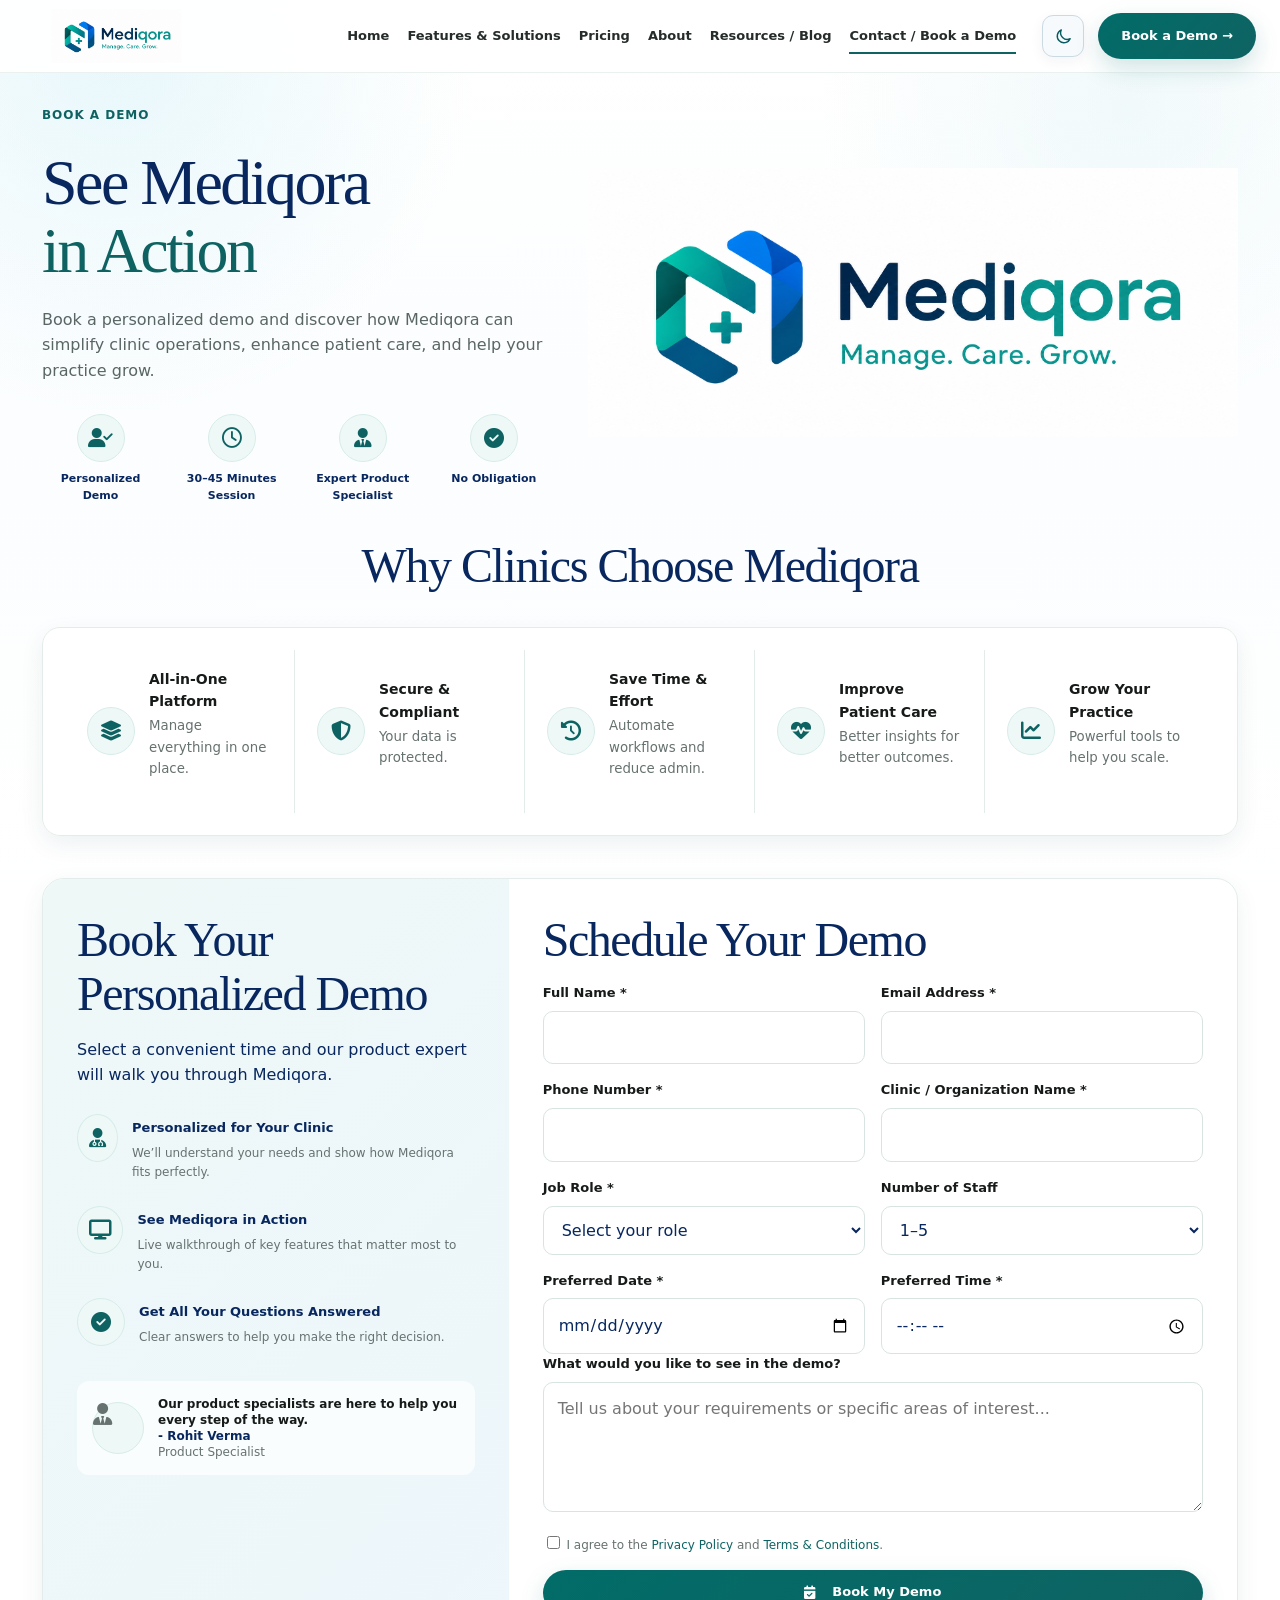
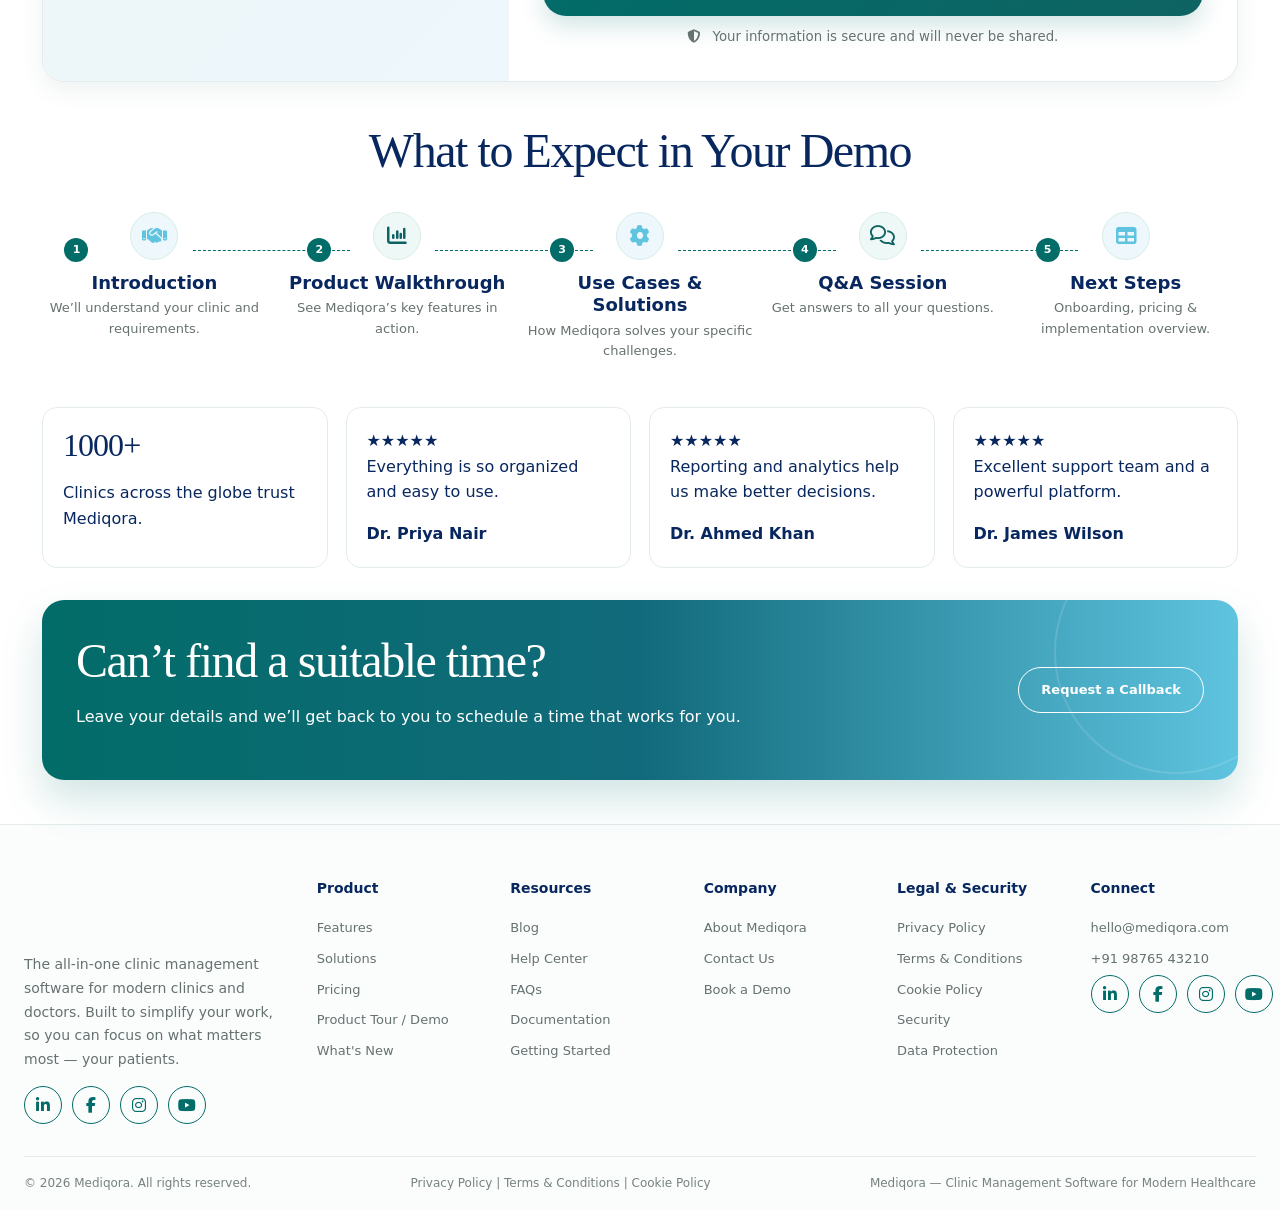
<file: bookdemo.html>
<!doctype html>
<html lang="en">
  <head>
    <meta charset="utf-8" />
    <meta name="viewport" content="width=device-width,initial-scale=1" />
    <title>Book a Demo — Mediqora</title>
    <link
      rel="stylesheet"
      href="https://cdnjs.cloudflare.com/ajax/libs/font-awesome/6.5.1/css/all.min.css"
    />
    <link rel="stylesheet" href="css/bookdemo.css" />
    <script defer src="js/script.js"></script>
  </head>

  <body>
    <div data-header></div>
    <main>
      <section class="container hero-split demo-hero">
        <div class="hero-copy reveal">
          <span class="eyebrow">Book a Demo</span>
          <h1>See Mediqora<br /><span class="teal">in Action</span></h1>
          <p class="lead">
            Book a personalized demo and discover how Mediqora can simplify
            clinic operations, enhance patient care, and help your practice
            grow.
          </p>
          <div class="demo-benefits">
            <div>
              <span class="icon"><i class="fa-solid fa-user-check"></i></span>
              <b>Personalized Demo</b>
            </div>
            <div>
              <span class="icon"><i class="fa-regular fa-clock"></i></span>
              <b>30–45 Minutes Session</b>
            </div>
            <div>
              <span class="icon"><i class="fa-solid fa-user-tie"></i></span>
              <b>Expert Product Specialist</b>
            </div>
            <div>
              <span class="icon"><i class="fa-solid fa-circle-check"></i></span>
              <b>No Obligation</b>
            </div>
          </div>
        </div>
        <div class="about-hero-image reveal">
          <img src="assets/logo.png" alt="Mediqora Healthcare Management" />
        </div>
      </section>
      <section class="container section-sm reveal">
        <div class="section-title center">
          <h2>Why Clinics Choose Mediqora</h2>
        </div>
        <div class="band feature-row">
          <div>
            <span class="icon"><i class="fa-solid fa-layer-group"></i></span>
            <p>
              <strong>All-in-One Platform</strong
              ><small>Manage everything in one place.</small>
            </p>
          </div>
          <div>
            <span class="icon"><i class="fa-solid fa-shield-halved"></i></span>
            <p>
              <strong>Secure &amp; Compliant</strong
              ><small>Your data is protected.</small>
            </p>
          </div>
          <div>
            <span class="icon"
              ><i class="fa-solid fa-clock-rotate-left"></i
            ></span>
            <p>
              <strong>Save Time &amp; Effort</strong
              ><small>Automate workflows and reduce admin.</small>
            </p>
          </div>
          <div>
            <span class="icon"><i class="fa-solid fa-heart-pulse"></i></span>
            <p>
              <strong>Improve Patient Care</strong
              ><small>Better insights for better outcomes.</small>
            </p>
          </div>
          <div>
            <span class="icon"><i class="fa-solid fa-chart-line"></i></span>
            <p>
              <strong>Grow Your Practice</strong
              ><small>Powerful tools to help you scale.</small>
            </p>
          </div>
        </div>
      </section>
      <section class="container section">
        <div class="demo-form-shell reveal">
          <aside>
            <h2>Book Your Personalized Demo</h2>
            <p>
              Select a convenient time and our product expert will walk you
              through Mediqora.
            </p>
            <div class="aside-points">
              <article>
                <span class="icon"
                  ><i class="fa-solid fa-user-doctor"></i
                ></span>
                <div>
                  <b>Personalized for Your Clinic</b>
                  <p>
                    We’ll understand your needs and show how Mediqora fits
                    perfectly.
                  </p>
                </div>
              </article>
              <article>
                <span class="icon"><i class="fa-solid fa-display"></i></span>
                <div>
                  <b>See Mediqora in Action</b>
                  <p>
                    Live walkthrough of key features that matter most to you.
                  </p>
                </div>
              </article>
              <article>
                <span class="icon"
                  ><i class="fa-solid fa-circle-check"></i
                ></span>
                <div>
                  <b>Get All Your Questions Answered</b>
                  <p>Clear answers to help you make the right decision.</p>
                </div>
              </article>
            </div>
            <div class="specialist">
              <span class="icon specialist-icon"
                ><i class="fa-solid fa-user-tie"></i
              ></span>
              <p>
                <strong
                  >Our product specialists are here to help you every step of
                  the way.</strong
                ><b>- Rohit Verma</b><span>Product Specialist</span>
              </p>
            </div>
          </aside>
          <form id="demoForm">
            <h2>Schedule Your Demo</h2>
            <div class="form-grid">
              <div class="field">
                <label>Full Name *</label
                ><input class="input" name="name" required />
              </div>
              <div class="field">
                <label>Email Address *</label
                ><input class="input" type="email" name="email" required />
              </div>
              <div class="field">
                <label>Phone Number *</label
                ><input class="input" type="tel" name="phone" required />
              </div>
              <div class="field">
                <label>Clinic / Organization Name *</label
                ><input class="input" name="clinic" required />
              </div>
              <div class="field">
                <label>Job Role *</label
                ><select class="select" name="role" required>
                  <option value="">Select your role</option>
                  <option>Doctor</option>
                  <option>Clinic Owner</option>
                  <option>Administrator</option>
                  <option>Staff</option>
                  <option>Lab</option>
                </select>
              </div>
              <div class="field">
                <label>Number of Staff</label
                ><select class="select" name="staff">
                  <option>1–5</option>
                  <option>6–20</option>
                  <option>21–50</option>
                  <option>50+</option>
                </select>
              </div>
              <div class="field">
                <label>Preferred Date *</label
                ><input class="input" type="date" name="date" required />
              </div>
              <div class="field">
                <label>Preferred Time *</label
                ><input class="input" type="time" name="time" required />
              </div>
            </div>
            <div class="field">
              <label>What would you like to see in the demo?</label
              ><textarea
                class="textarea"
                name="message"
                placeholder="Tell us about your requirements or specific areas of interest..."
              ></textarea>
            </div>
            <label class="agree"
              ><input type="checkbox" required /> I agree to the
              <a href="policypage.html">Privacy Policy</a> and
              <a href="terms.html">Terms &amp; Conditions</a>.</label
            ><button class="btn btn-primary submit" type="submit">
              <i class="fa-solid fa-calendar-check"></i> Book My Demo
            </button>
            <div class="notice success" id="demoSuccess">
              Thanks! Your demo request has been captured. This static demo does
              not send data to a server.
            </div>
            <small class="secure-note"
              ><i class="fa-solid fa-shield-halved"></i> Your information is
              secure and will never be shared.</small
            >
          </form>
        </div>
      </section>
      <section class="container section-sm">
        <div class="section-title center reveal">
          <h2>What to Expect in Your Demo</h2>
        </div>
        <div class="demo-steps reveal">
          <article>
            <b>1</b
            ><span class="icon blue"
              ><i class="fa-solid fa-handshake"></i
            ></span>
            <h3>Introduction</h3>
            <p>We’ll understand your clinic and requirements.</p>
          </article>
          <article>
            <b>2</b
            ><span class="icon"><i class="fa-solid fa-chart-column"></i></span>
            <h3>Product Walkthrough</h3>
            <p>See Mediqora’s key features in action.</p>
          </article>
          <article>
            <b>3</b
            ><span class="icon blue"><i class="fa-solid fa-gear"></i></span>
            <h3>Use Cases &amp; Solutions</h3>
            <p>How Mediqora solves your specific challenges.</p>
          </article>
          <article>
            <b>4</b
            ><span class="icon"><i class="fa-regular fa-comments"></i></span>
            <h3>Q&amp;A Session</h3>
            <p>Get answers to all your questions.</p>
          </article>
          <article>
            <b>5</b
            ><span class="icon blue"><i class="fa-solid fa-table"></i></span>
            <h3>Next Steps</h3>
            <p>Onboarding, pricing &amp; implementation overview.</p>
          </article>
        </div>
      </section>
      <section class="container section-sm reveal">
        <div class="grid-4 demo-trust">
          <article>
            <h2>1000+</h2>
            <p>Clinics across the globe trust Mediqora.</p>
          </article>
          <article class="quote">
            ★★★★★
            <p>Everything is so organized and easy to use.</p>
            <b>Dr. Priya Nair</b>
          </article>
          <article class="quote">
            ★★★★★
            <p>Reporting and analytics help us make better decisions.</p>
            <b>Dr. Ahmed Khan</b>
          </article>
          <article class="quote">
            ★★★★★
            <p>Excellent support team and a powerful platform.</p>
            <b>Dr. James Wilson</b>
          </article>
        </div>
      </section>
      <section class="container section-sm reveal">
        <div class="cta">
          <div class="cta-inner">
            <div>
              <h2>Can’t find a suitable time?</h2>
              <p>
                Leave your details and we’ll get back to you to schedule a time
                that works for you.
              </p>
            </div>
            <a
              class="btn btn-ghost"
              style="color: white; border-color: white"
              href="contactus.html"
              >Request a Callback</a
            >
          </div>
        </div>
      </section>
    </main>
    <div data-footer></div>
  </body>
</html>
</file>
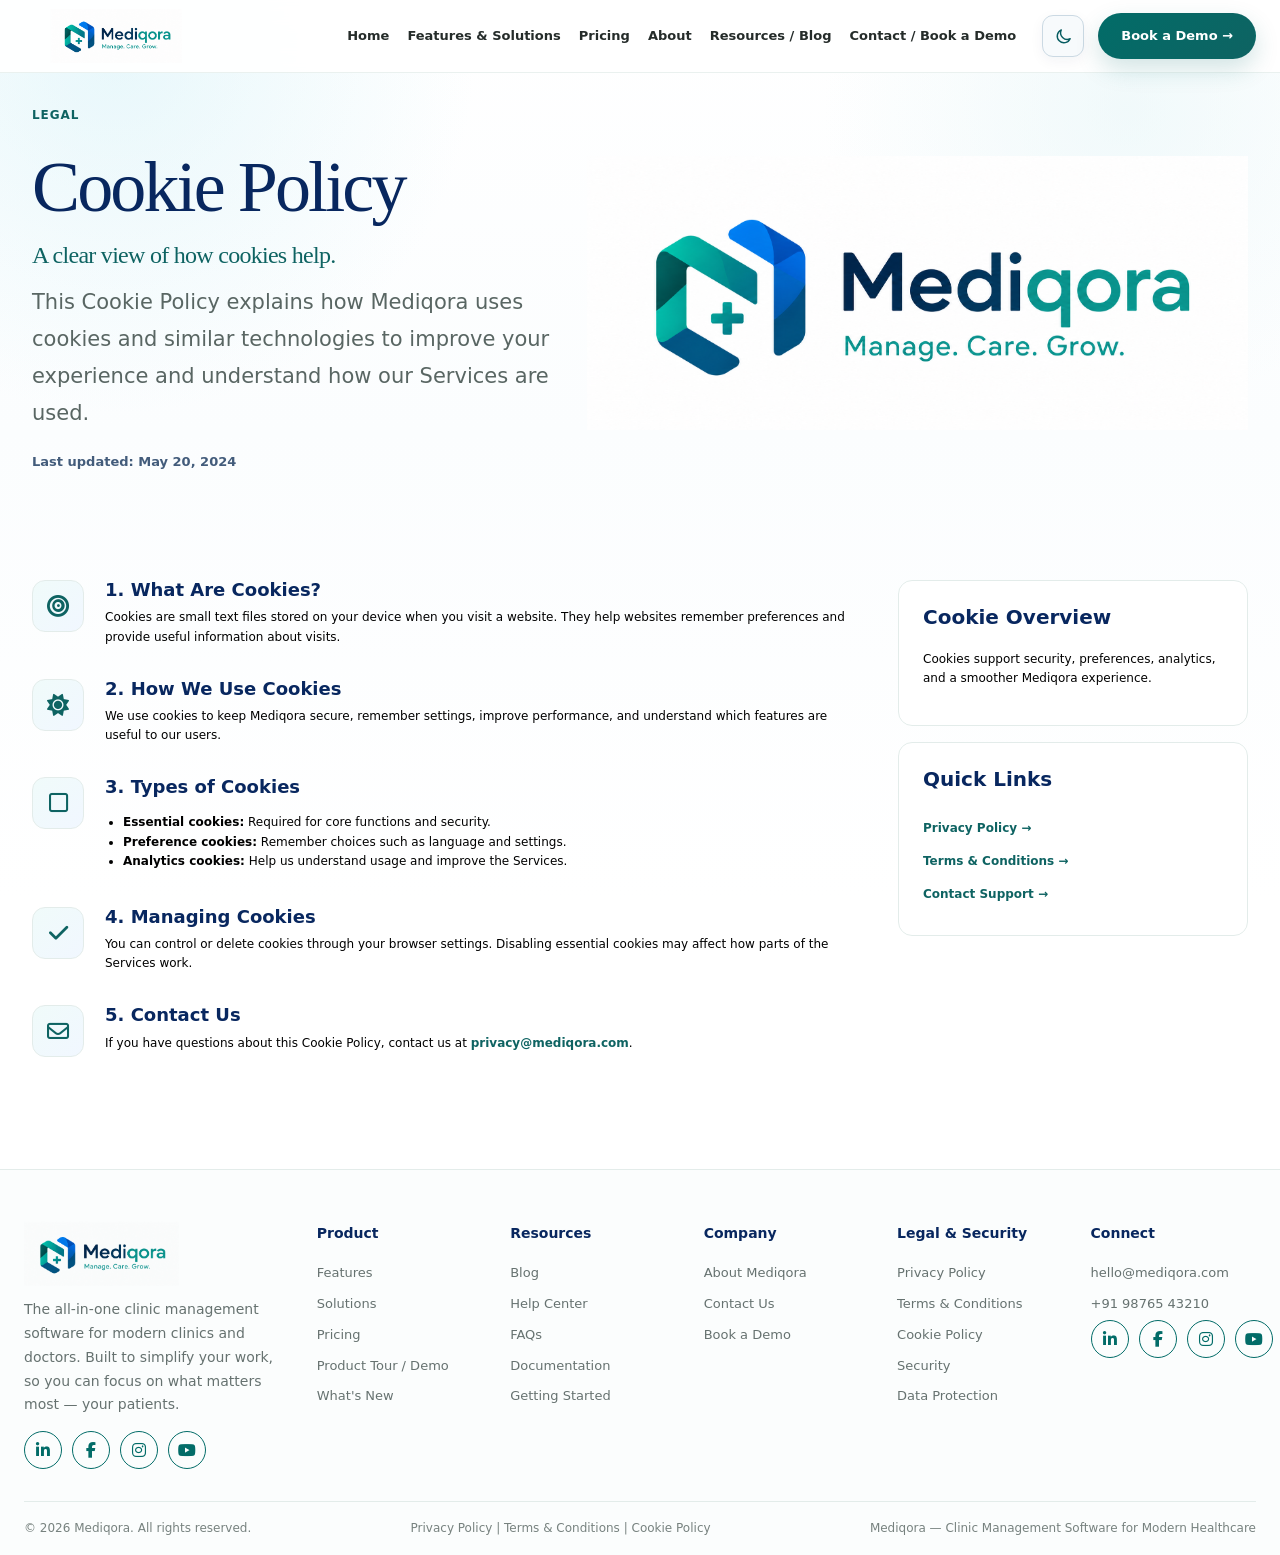
<file: cookie-policy.html>
<!doctype html>
<html lang="en">
  <head>
    <meta charset="utf-8" />
    <meta name="viewport" content="width=device-width,initial-scale=1" />
    <title>Cookie Policy - Mediqora</title>
    <link rel="stylesheet" href="css/policypage.css" />
    <script defer src="js/script.js"></script>
  </head>
  <body>
    <div data-header></div>
    <main>
      <section class="container hero-split policy-hero">
        <div class="hero-copy reveal">
          <span class="eyebrow">Legal</span>
          <h1>Cookie Policy</h1>
          <h2 class="policy-sub">A clear view of how cookies help.</h2>
          <p class="lead">
            This Cookie Policy explains how Mediqora uses cookies and similar
            technologies to improve your experience and understand how our
            Services are used.
          </p>
          <p class="last-updated">Last updated: May 20, 2024</p>
        </div>
        <div class="contact-hero-image reveal">
          <img src="assets/logo.png" alt="Mediqora Contact Banner" />
        </div>
      </section>
      <section class="container section policy-layout">
        <article class="policy-content reveal">
          <section>
            <span class="policy-icon"
              ><i class="fa-solid fa-bullseye"></i
            ></span>
            <div>
              <h2>1. What Are Cookies?</h2>
              <p>
                Cookies are small text files stored on your device when you
                visit a website. They help websites remember preferences and
                provide useful information about visits.
              </p>
            </div>
          </section>
          <section>
            <span class="policy-icon"><i class="fa-solid fa-sun"></i> </span>
            <div>
              <h2>2. How We Use Cookies</h2>
              <p>
                We use cookies to keep Mediqora secure, remember settings,
                improve performance, and understand which features are useful to
                our users.
              </p>
            </div>
          </section>
          <section>
            <span class="policy-icon"
              ><i class="fa-regular fa-square"></i
            ></span>
            <div>
              <h2>3. Types of Cookies</h2>
              <ul>
                <li>
                  <b>Essential cookies:</b> Required for core functions and
                  security.
                </li>
                <li>
                  <b>Preference cookies:</b> Remember choices such as language
                  and settings.
                </li>
                <li>
                  <b>Analytics cookies:</b> Help us understand usage and improve
                  the Services.
                </li>
              </ul>
            </div>
          </section>
          <section>
            <span class="policy-icon"><i class="fa-solid fa-check"></i></span>
            <div>
              <h2>4. Managing Cookies</h2>
              <p>
                You can control or delete cookies through your browser settings.
                Disabling essential cookies may affect how parts of the Services
                work.
              </p>
            </div>
          </section>
          <section>
            <span class="policy-icon"
              ><i class="fa-regular fa-envelope"></i
            ></span>
            <div>
              <h2>5. Contact Us</h2>
              <p>
                If you have questions about this Cookie Policy, contact us at
                <a href="mailto:privacy@mediqora.com">privacy@mediqora.com</a>.
              </p>
            </div>
          </section>
        </article>
        <aside class="policy-side reveal">
          <div class="card">
            <h3>Cookie Overview</h3>
            <p>
              Cookies support security, preferences, analytics, and a smoother
              Mediqora experience.
            </p>
          </div>
          <div class="card quick-links">
            <h3>Quick Links</h3>
            <a href="policypage.html">Privacy Policy →</a
            ><a href="terms.html">Terms &amp; Conditions →</a
            ><a href="contactus.html">Contact Support →</a>
          </div>
        </aside>
      </section>
    </main>
    <div data-footer></div>
  </body>
</html>
</file>
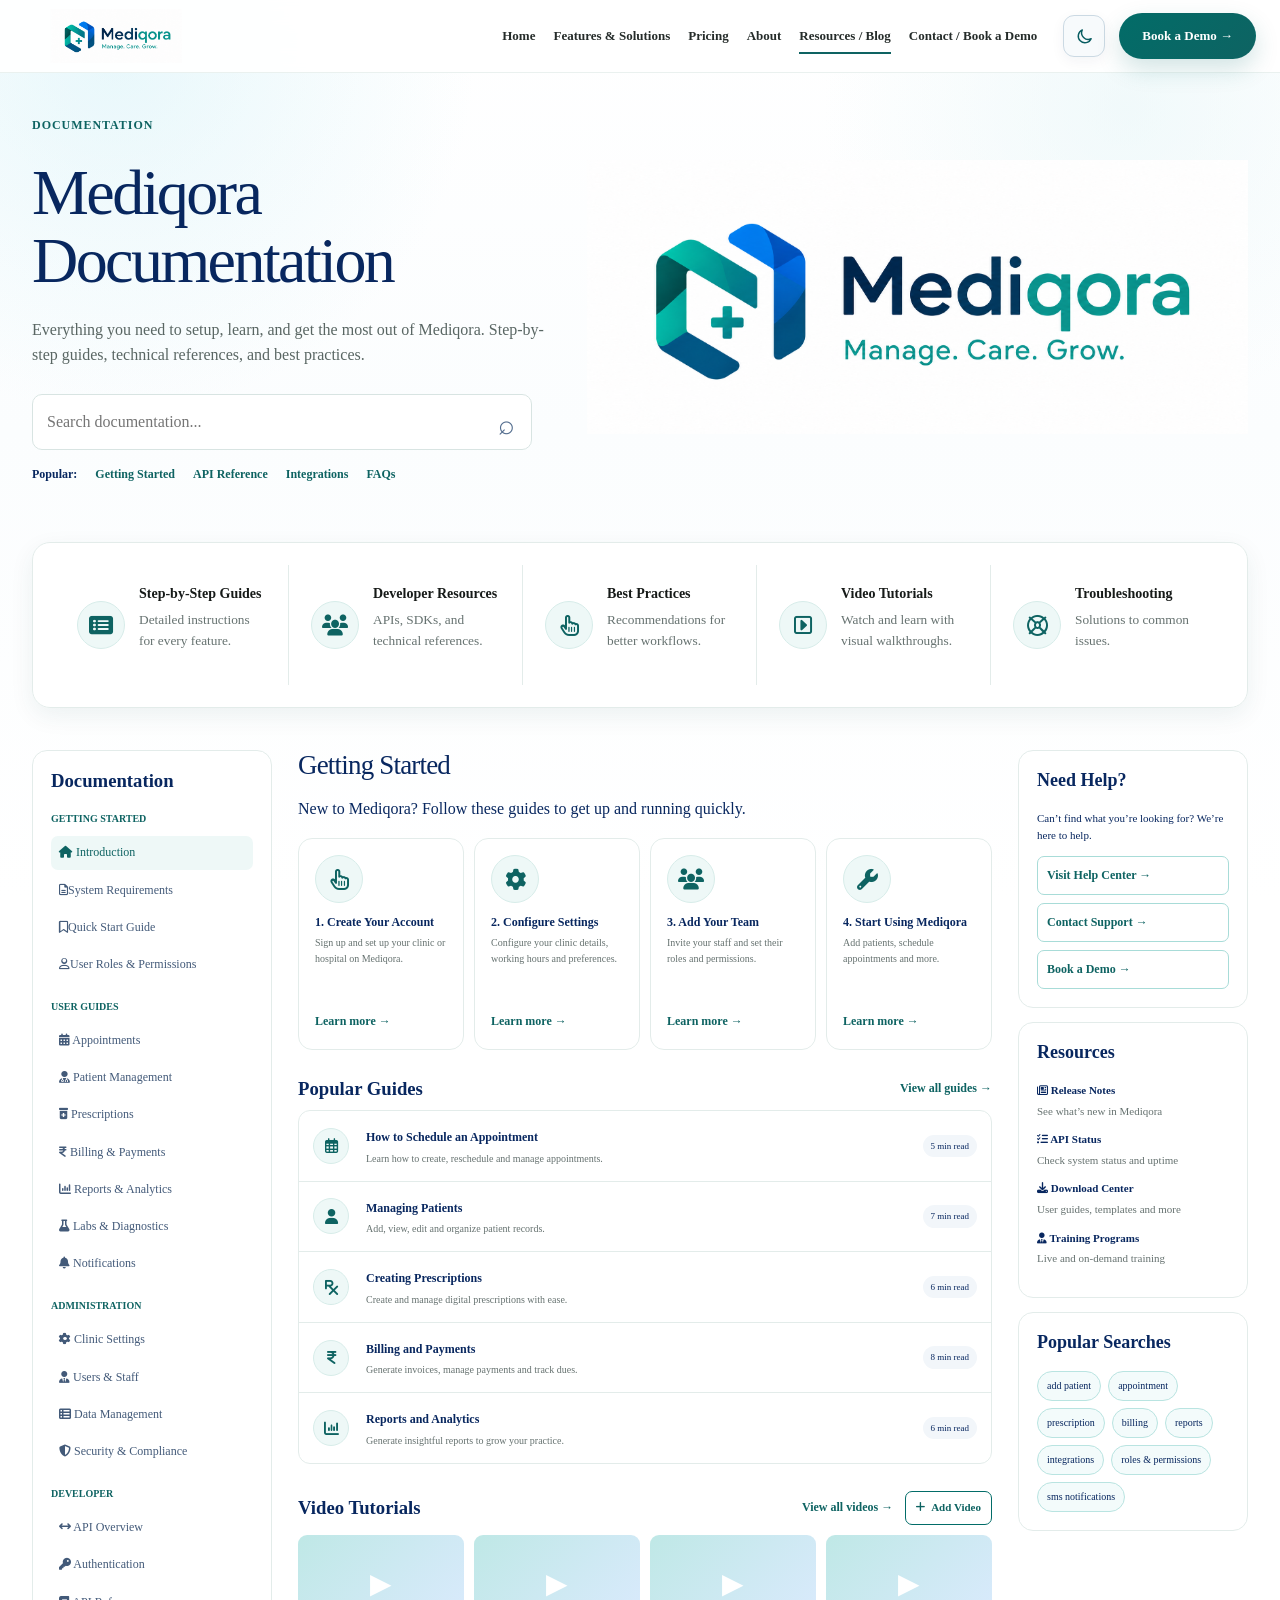
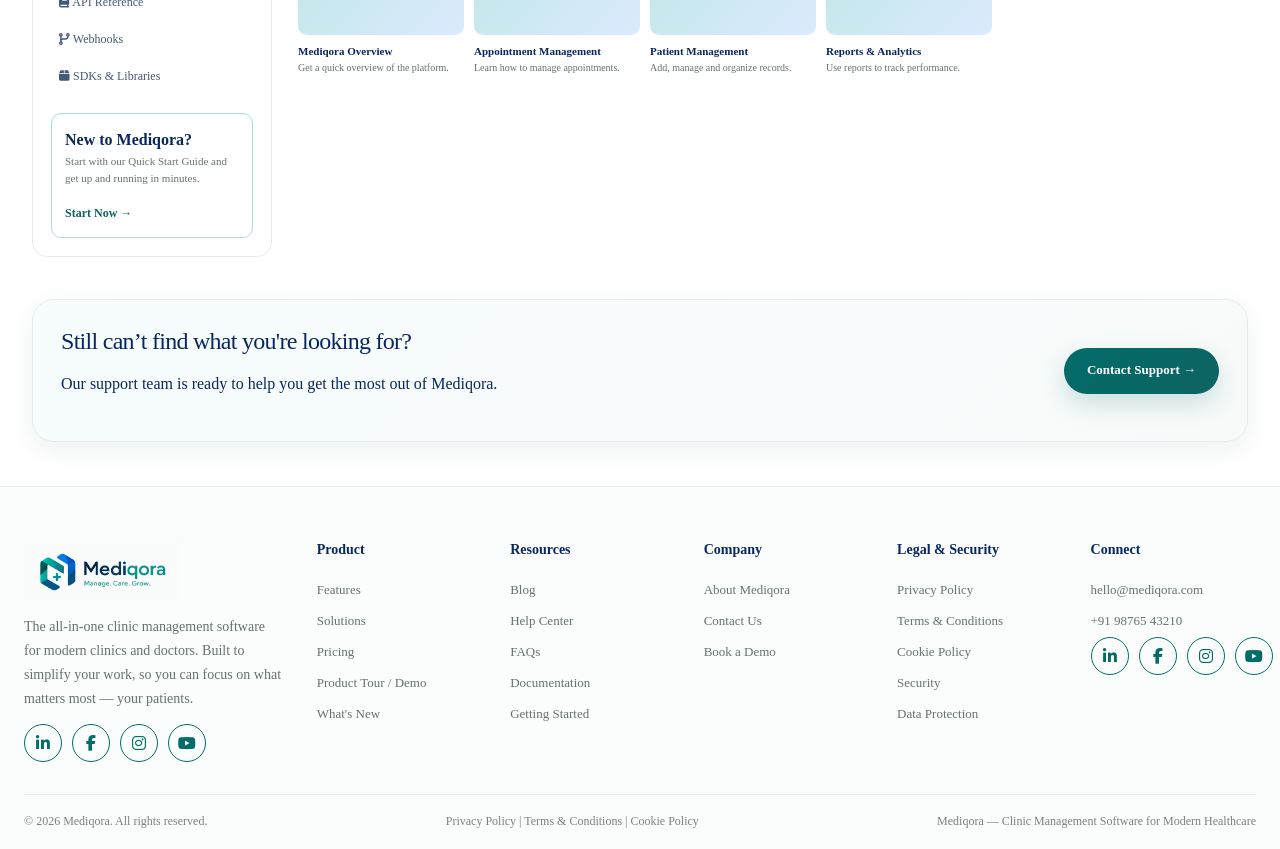
<file: documentation.html>
<!doctype html>
<html lang="en">
  <head>
    <meta charset="utf-8" />
    <meta name="viewport" content="width=device-width,initial-scale=1" />
    <title>Documentation — Mediqora</title>
    <link rel="stylesheet" href="css/documentation.css" />
    <script defer src="js/script.js"></script>
  </head>

  <body>
    <div data-header></div>
    <main>
      <section class="container hero-split docs-hero">
        <div class="hero-copy reveal">
          <span class="eyebrow">Documentation</span>
          <h1>Mediqora<br />Documentation</h1>
          <p class="lead">
            Everything you need to setup, learn, and get the most out of
            Mediqora. Step-by-step guides, technical references, and best
            practices.
          </p>
          <div class="doc-search">
            <input
              id="docSearch"
              class="input"
              placeholder="Search documentation..."
            /><span>⌕</span>
          </div>
          <div class="popular-links">
            <b>Popular:</b><a href="#getting-started">Getting Started</a
            ><a href="#developer">API Reference</a
            ><a href="#integrations">Integrations</a><a href="faq.html">FAQs</a>
          </div>
        </div>
        <div class="contact-hero-image reveal">
          <img src="assets/logo.png" alt="Mediqora Contact Banner" />
        </div>
      </section>
      <section class="container section-sm reveal">
        <div class="band feature-row">
          <div>
            <span class="icon"><i class="fa-solid fa-rectangle-list"></i></span>
            <p>
              <strong>Step-by-Step Guides</strong
              ><small>Detailed instructions for every feature.</small>
            </p>
          </div>
          <div>
            <span class="icon"><i class="fa-solid fa-users"></i></span>
            <p>
              <strong>Developer Resources</strong
              ><small>APIs, SDKs, and technical references.</small>
            </p>
          </div>
          <div>
            <span class="icon"><i class="fa-regular fa-hand-pointer"></i></span>
            <p>
              <strong>Best Practices</strong
              ><small>Recommendations for better workflows.</small>
            </p>
          </div>
          <div>
            <span class="icon"
              ><i class="fa-regular fa-square-caret-right"></i
            ></span>
            <p>
              <strong>Video Tutorials</strong
              ><small>Watch and learn with visual walkthroughs.</small>
            </p>
          </div>
          <div>
            <span class="icon"><i class="fa-regular fa-life-ring"></i></span>
            <p>
              <strong>Troubleshooting</strong
              ><small>Solutions to common issues.</small>
            </p>
          </div>
        </div>
      </section>
      <section class="container section docs-layout">
        <aside class="docs-sidebar reveal">
          <h3>Documentation</h3>
          <div class="side-group">
            <b>Getting Started</b
            ><a class="active" href="#getting-started"
              ><i class="fa-solid fa-house"></i> Introduction</a
            ><a href="#system"
              ><i class="fa-regular fa-file-lines"></i>System Requirements</a
            ><a href="#quick"
              ><i class="fa-regular fa-bookmark"></i>Quick Start Guide</a
            ><a href="#roles"
              ><i class="fa-regular fa-user"></i>User Roles & Permissions</a
            >
          </div>
          <div class="side-group">
            <b>User Guides</b><a href="#appointments"><i class="fa-solid fa-calendar-days"></i> Appointments</a
            ><a href="#patients"><i class="fa-solid fa-user-doctor"></i> Patient Management</a
            ><a href="#prescriptions"><i class="fa-solid fa-prescription-bottle-medical"></i> Prescriptions</a
            ><a href="#billing"><i class="fa-solid fa-indian-rupee-sign"></i> Billing & Payments</a
            ><a href="#reports"><i class="fa-solid fa-chart-column"></i> Reports & Analytics</a
            ><a href="#labs"><i class="fa-solid fa-flask"></i> Labs & Diagnostics</a
            ><a href="#notifications"><i class="fa-solid fa-bell"></i> Notifications</a>
          </div>
          <div class="side-group">
            <b>Administration</b><a href="#settings"><i class="fa-solid fa-gear"></i> Clinic Settings</a
            ><a href="#staff"><i class="fa-solid fa-user-tie"></i> Users & Staff</a
            ><a href="#data"><i class="fa-solid fa-table-list"></i> Data Management</a
            ><a href="#security"><i class="fa-solid fa-shield-halved"></i> Security & Compliance</a>
          </div>
          <div class="side-group" id="developer">
            <b>Developer</b><a href="#api"><i class="fa-solid fa-arrows-left-right"></i> API Overview</a
            ><a href="#auth"><i class="fa-solid fa-key"></i> Authentication</a
            ><a href="#reference"><i class="fa-solid fa-book"></i> API Reference</a
            ><a href="#webhooks"><i class="fa-solid fa-code-branch"></i> Webhooks</a
            ><a href="#sdk"><i class="fa-solid fa-box"></i> SDKs & Libraries</a>
          </div>
          <div class="sidebar-cta">
            <b>New to Mediqora?</b>
            <p>
              Start with our Quick Start Guide and get up and running in
              minutes.
            </p>
            <a href="#quick">Start Now →</a>
          </div>
        </aside>
        <div class="docs-main reveal" id="getting-started">
          <h2>Getting Started</h2>
          <p>
            New to Mediqora? Follow these guides to get up and running quickly.
          </p>
          <div class="grid-4 start-cards">
            <article
              class="card searchable"
              data-keywords="account signup create"
            >
              <span class="icon"
                ><i class="fa-regular fa-hand-pointer"></i
              ></span>
              <h3>1. Create Your Account</h3>
              <p>Sign up and set up your clinic or hospital on Mediqora.</p>
              <a href="#">Learn more →</a>
            </article>
            <article
              class="card searchable"
              data-keywords="settings configure clinic"
            >
              <span class="icon"><i class="fa-solid fa-gear"></i></span>
              <h3>2. Configure Settings</h3>
              <p>
                Configure your clinic details, working hours and preferences.
              </p>
              <a href="#">Learn more →</a>
            </article>
            <article class="card searchable" data-keywords="team staff roles">
              <span class="icon"><i class="fa-solid fa-users"></i></span>
              <h3>3. Add Your Team</h3>
              <p>Invite your staff and set their roles and permissions.</p>
              <a href="#">Learn more →</a>
            </article>
            <article
              class="card searchable"
              data-keywords="patients appointments start"
            >
              <span class="icon"><i class="fa-solid fa-wrench"></i></span>
              <h3>4. Start Using Mediqora</h3>
              <p>Add patients, schedule appointments and more.</p>
              <a href="#">Learn more →</a>
            </article>
          </div>
          <div class="guide-title">
            <h3>Popular Guides</h3>
            <a href="#">View all guides →</a>
          </div>
          <div class="guide-list">
            <article class="searchable" data-keywords="schedule appointment">
              <span class="icon"><i class="fa-regular fa-calendar-days"></i></span>
              <div>
                <b>How to Schedule an Appointment</b>
                <p>Learn how to create, reschedule and manage appointments.</p>
              </div>
              <small>5 min read</small>
            </article>
            <article class="searchable" data-keywords="patient manage patients">
              <span class="icon"><i class="fa-solid fa-user"></i></span>
              <div>
                <b>Managing Patients</b>
                <p>Add, view, edit and organize patient records.</p>
              </div>
              <small>7 min read</small>
            </article>
            <article
              class="searchable"
              data-keywords="prescription create digital"
            >
              <span class="icon"><i class="fa-solid fa-prescription"></i></span>
              <div>
                <b>Creating Prescriptions</b>
                <p>Create and manage digital prescriptions with ease.</p>
              </div>
              <small>6 min read</small>
            </article>
            <article
              class="searchable"
              data-keywords="billing payments invoices"
            >
              <span class="icon"><i class="fa-solid fa-indian-rupee-sign"></i></span>
              <div>
                <b>Billing and Payments</b>
                <p>Generate invoices, manage payments and track dues.</p>
              </div>
              <small>8 min read</small>
            </article>
            <article class="searchable" data-keywords="reports analytics">
              <span class="icon"><i class="fa-solid fa-chart-column"></i></span>
              <div>
                <b>Reports and Analytics</b>
                <p>Generate insightful reports to grow your practice.</p>
              </div>
              <small>6 min read</small>
            </article>
          </div>
          <div class="guide-title">
            <h3>Video Tutorials</h3>
            <div class="video-actions">
              <a href="#">View all videos →</a
              ><label class="video-add"
                ><i class="fa-solid fa-plus"></i> Add Video<input
                  id="videoUpload"
                  type="file"
                  accept="video/*"
                  multiple
              /></label>
            </div>
          </div>
          <div class="video-grid" id="videoGrid">
            <article>
              <div class="thumb">▶</div>
              <b>Mediqora Overview</b>
              <p>Get a quick overview of the platform.</p>
            </article>
            <article>
              <div class="thumb">▶</div>
              <b>Appointment Management</b>
              <p>Learn how to manage appointments.</p>
            </article>
            <article>
              <div class="thumb">▶</div>
              <b>Patient Management</b>
              <p>Add, manage and organize records.</p>
            </article>
            <article>
              <div class="thumb">▶</div>
              <b>Reports & Analytics</b>
              <p>Use reports to track performance.</p>
            </article>
          </div>
          <div class="notice error" id="noResults">
            No documentation items match your search.
          </div>
        </div>
        <aside class="docs-right reveal">
          <div class="card">
            <h3>Need Help?</h3>
            <p>Can’t find what you’re looking for? We’re here to help.</p>
            <a href="contactus.html">Visit Help Center →</a
            ><a href="contactus.html">Contact Support →</a
            ><a href="bookdemo.html">Book a Demo →</a>
          </div>
          <div class="card">
            <h3>Resources</h3>
            <p><b><i class="fa-regular fa-newspaper"></i> Release Notes</b><span>See what’s new in Mediqora</span></p>
            <p>
              <b><i class="fa-solid fa-list-check"></i> API Status</b><span>Check system status and uptime</span>
            </p>
            <p>
              <b><i class="fa-solid fa-download"></i> Download Center</b
              ><span>User guides, templates and more</span>
            </p>
            <p>
              <b><i class="fa-solid fa-user-tie"></i> Training Programs</b><span>Live and on-demand training</span>
            </p>
          </div>
          <div class="card">
            <h3>Popular Searches</h3>
            <div class="tags">
              <button>add patient</button><button>appointment</button
              ><button>prescription</button><button>billing</button
              ><button>reports</button><button>integrations</button
              ><button>roles & permissions</button
              ><button>sms notifications</button>
            </div>
          </div>
        </aside>
      </section>
      <section class="container section-sm reveal">
        <div class="soft-card docs-help">
          <div>
            <h2>Still can’t find what you're looking for?</h2>
            <p>
              Our support team is ready to help you get the most out of
              Mediqora.
            </p>
          </div>
          <a class="btn btn-primary" href="contactus.html">Contact Support →</a>
        </div>
      </section>
    </main>
    <div data-footer></div>
  </body>
</html>
</file>
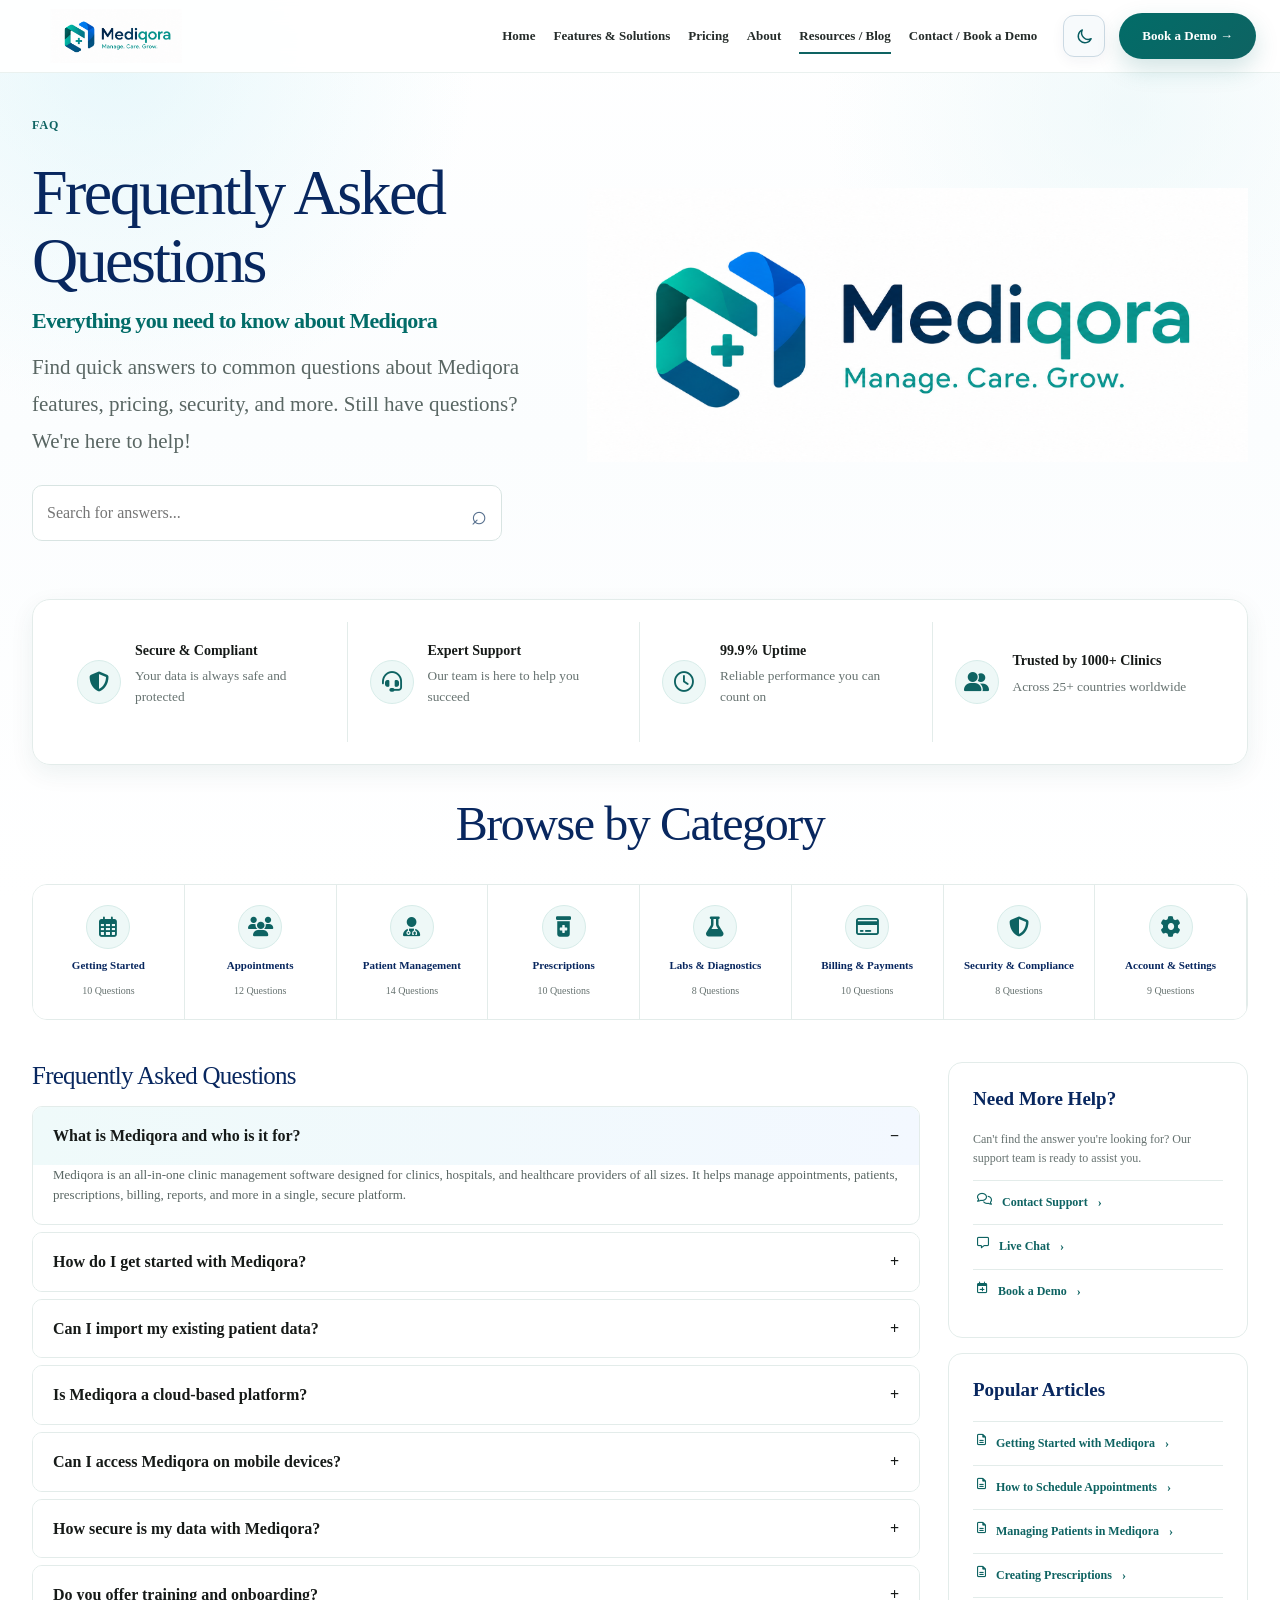
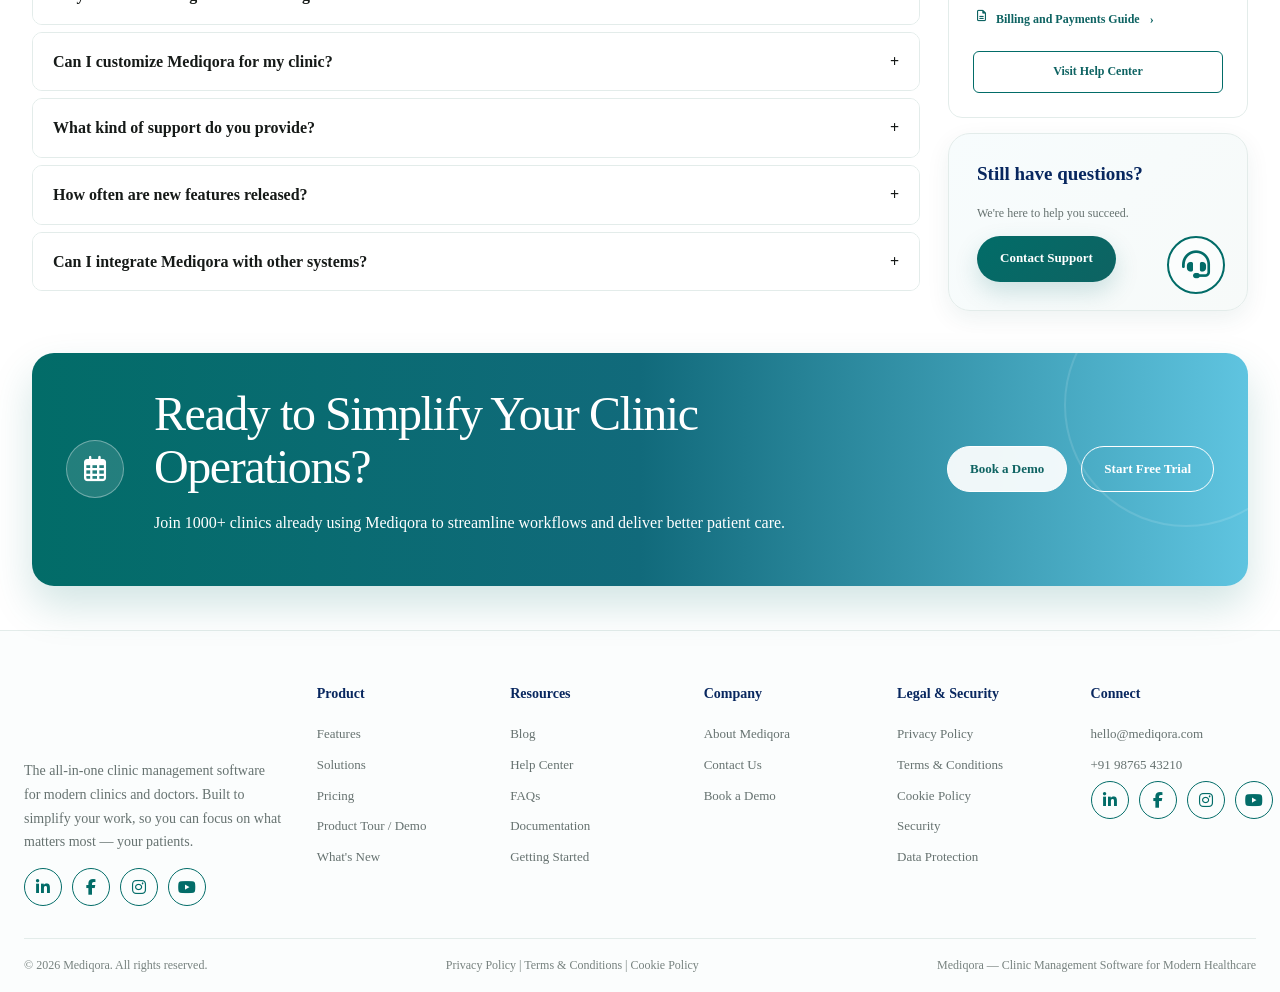
<file: faq.html>
<!doctype html>
<html lang="en">
  <head>
    <meta charset="utf-8" />
    <meta name="viewport" content="width=device-width,initial-scale=1" />
    <title>FAQ — Mediqora</title>
    <link rel="stylesheet" href="css/faq.css" />
    <script defer src="js/script.js"></script>
  </head>

  <body>
    <div data-header></div>
    <main>
      <section class="container hero-split faq-hero">
        <div class="hero-copy reveal">
          <span class="eyebrow">FAQ</span>
          <h1>Frequently Asked<br />Questions</h1>
          <h2 class="subheading">Everything you need to know about Mediqora</h2>
          <p class="lead">
            Find quick answers to common questions about Mediqora features,
            pricing, security, and more. Still have questions? We're here to
            help!
          </p>
          <div class="faq-search">
            <input
              id="faqSearch"
              class="input"
              placeholder="Search for answers..."
            /><span>⌕</span>
          </div>
        </div>
        <div class="contact-hero-image reveal">
          <img src="assets/logo.png" alt="Mediqora Contact Banner" />
        </div>
      </section>
      <section class="container section-sm reveal">
        <div class="band feature-row">
          <div>
            <span class="icon"><i class="fa-solid fa-shield-halved"></i></span>
            <p>
              <strong>Secure & Compliant</strong
              ><small>Your data is always safe and protected</small>
            </p>
          </div>
          <div>
            <span class="icon"><i class="fa-solid fa-headset"></i></span>
            <p>
              <strong>Expert Support</strong
              ><small>Our team is here to help you succeed</small>
            </p>
          </div>
          <div>
            <span class="icon"><i class="fa-regular fa-clock"></i></span>
            <p>
              <strong>99.9% Uptime</strong
              ><small>Reliable performance you can count on</small>
            </p>
          </div>
          <div>
            <span class="icon"><i class="fa-solid fa-user-group"></i></span>
            <p>
              <strong>Trusted by 1000+ Clinics</strong
              ><small>Across 25+ countries worldwide</small>
            </p>
          </div>
        </div>
      </section>
      <section class="container section-sm">
        <div class="section-title center reveal">
          <h2>Browse by Category</h2>
        </div>
        <div class="category-grid reveal">
          <button data-cat="getting">
            <span class="icon"><i class="fa-regular fa-calendar-days"></i></span
            ><b>Getting Started</b><small>10 Questions</small></button
          ><button data-cat="appointments">
            <span class="icon"><i class="fa-solid fa-users"></i> </span
            ><b>Appointments</b><small>12 Questions</small></button
          ><button data-cat="patients">
            <span class="icon"><i class="fa-solid fa-user-doctor"></i></span
            ><b>Patient Management</b><small>14 Questions</small></button
          ><button data-cat="prescriptions">
            <span class="icon"
              ><i class="fa-solid fa-prescription-bottle-medical"></i></span
            ><b>Prescriptions</b><small>10 Questions</small></button
          ><button data-cat="labs">
            <span class="icon"><i class="fa-solid fa-flask"></i></span
            ><b>Labs & Diagnostics</b><small>8 Questions</small></button
          ><button data-cat="billing">
            <span class="icon"><i class="fa-regular fa-credit-card"></i></span
            ><b>Billing & Payments</b><small>10 Questions</small></button
          ><button data-cat="security">
            <span class="icon"><i class="fa-solid fa-shield-halved"></i></span
            ><b>Security & Compliance</b><small>8 Questions</small></button
          ><button data-cat="account">
            <span class="icon"><i class="fa-solid fa-gear"></i></span
            ><b>Account & Settings</b><small>9 Questions</small>
          </button>
        </div>
      </section>
      <section class="container section faq-layout">
        <div>
          <h2 class="faq-list-title reveal">Frequently Asked Questions</h2>
          <div class="accordion reveal" id="faqAccordion">
            <article class="faq-item open" data-cat="getting">
              <button>
                <span>What is Mediqora and who is it for?</span><b>−</b>
              </button>
              <div class="answer">
                <p>
                  Mediqora is an all-in-one clinic management software designed
                  for clinics, hospitals, and healthcare providers of all sizes.
                  It helps manage appointments, patients, prescriptions,
                  billing, reports, and more in a single, secure platform.
                </p>
              </div>
            </article>
            <article class="faq-item" data-cat="getting">
              <button>
                <span>How do I get started with Mediqora?</span><b>+</b>
              </button>
              <div class="answer">
                <p>
                  Choose a plan or book a demo. Our onboarding flow helps
                  configure your clinic, team members, working hours and core
                  modules.
                </p>
              </div>
            </article>
            <article class="faq-item" data-cat="patients">
              <button>
                <span>Can I import my existing patient data?</span><b>+</b>
              </button>
              <div class="answer">
                <p>
                  Yes. Existing records can be migrated using supported import
                  templates or with assistance from the onboarding team.
                </p>
              </div>
            </article>
            <article class="faq-item" data-cat="getting">
              <button>
                <span>Is Mediqora a cloud-based platform?</span><b>+</b>
              </button>
              <div class="answer">
                <p>
                  Yes. Mediqora is designed for secure cloud access so
                  authorized users can work from supported devices.
                </p>
              </div>
            </article>
            <article class="faq-item" data-cat="account">
              <button>
                <span>Can I access Mediqora on mobile devices?</span><b>+</b>
              </button>
              <div class="answer">
                <p>
                  Yes. The interface is responsive and key workflows are
                  available on desktop, tablet and mobile.
                </p>
              </div>
            </article>
            <article class="faq-item" data-cat="security">
              <button>
                <span>How secure is my data with Mediqora?</span><b>+</b>
              </button>
              <div class="answer">
                <p>
                  Mediqora uses encrypted connections, role-based access and
                  operational controls intended to protect clinic information.
                </p>
              </div>
            </article>
            <article class="faq-item" data-cat="getting">
              <button>
                <span>Do you offer training and onboarding?</span><b>+</b>
              </button>
              <div class="answer">
                <p>
                  Yes. Guided onboarding, documentation and support resources
                  are available to help teams adopt the platform.
                </p>
              </div>
            </article>
            <article class="faq-item" data-cat="account">
              <button>
                <span>Can I customize Mediqora for my clinic?</span><b>+</b>
              </button>
              <div class="answer">
                <p>
                  Clinic settings, working hours, staff roles, templates and
                  several workflow preferences can be configured.
                </p>
              </div>
            </article>
            <article class="faq-item" data-cat="getting">
              <button>
                <span>What kind of support do you provide?</span><b>+</b>
              </button>
              <div class="answer">
                <p>
                  Support options vary by plan and can include email, priority
                  assistance and premium support.
                </p>
              </div>
            </article>
            <article class="faq-item" data-cat="account">
              <button>
                <span>How often are new features released?</span><b>+</b>
              </button>
              <div class="answer">
                <p>
                  Updates are released regularly. Visit the What's New page to
                  see recent improvements, integrations and fixes.
                </p>
              </div>
            </article>
            <article class="faq-item" data-cat="account">
              <button>
                <span>Can I integrate Mediqora with other systems?</span
                ><b>+</b>
              </button>
              <div class="answer">
                <p>
                  Integrations may include messaging, payment and productivity
                  tools, with API options available on supported plans.
                </p>
              </div>
            </article>
          </div>
          <div class="notice error" id="faqEmpty">
            No questions matched your search or category.
          </div>
        </div>
        <aside class="faq-side reveal">
          <div class="card">
            <h3>Need More Help?</h3>
            <p>
              Can't find the answer you're looking for? Our support team is
              ready to assist you.
            </p>
            <a href="contactus.html"
              ><i class="fa-regular fa-comments"></i> Contact Support
              <span>›</span></a
            ><a href="contactus.html"
              ><i class="fa-regular fa-message"></i>Live Chat <span>›</span></a
            ><a href="bookdemo.html"
              ><i class="fa-regular fa-calendar-plus"></i>Book a Demo
              <span>›</span></a
            >
          </div>
          <div class="card">
            <h3>Popular Articles</h3>
            <a href="documentation.html">
              <i class="fa-regular fa-file-lines"></i>Getting Started with
              Mediqora <span>›</span></a
            ><a href="documentation.html">
              <i class="fa-regular fa-file-lines"></i> How to Schedule
              Appointments <span>›</span></a
            ><a href="documentation.html">
              <i class="fa-regular fa-file-lines"></i> Managing Patients in
              Mediqora <span>›</span></a
            ><a href="documentation.html">
              <i class="fa-regular fa-file-lines"></i> Creating Prescriptions
              <span>›</span></a
            ><a href="documentation.html">
              <i class="fa-regular fa-file-lines"></i> Billing and Payments
              Guide <span>›</span></a
            >
            <a class="help-center-link" href="documentation.html"
              >Visit Help Center</a
            >
          </div>
          <div class="soft-card help-card">
            <span class="help-icon" aria-hidden="true"
              ><i class="fa-solid fa-headset"></i
            ></span>
            <h3>Still have questions?</h3>
            <p>We're here to help you succeed.</p>
            <a class="btn btn-primary" href="contactus.html">Contact Support</a>
          </div>
        </aside>
      </section>
      <section class="container section-sm reveal">
        <div class="cta">
          <div class="cta-inner">
            <span class="cta-icon" aria-hidden="true"
              ><i class="fa-regular fa-calendar-days"></i
            ></span>
            <div>
              <h2>Ready to Simplify Your Clinic Operations?</h2>
              <p>
                Join 1000+ clinics already using Mediqora to streamline
                workflows and deliver better patient care.
              </p>
            </div>
            <div class="actions">
              <a class="btn btn-secondary" href="bookdemo.html">Book a Demo</a
              ><a
                class="btn btn-ghost"
                style="color: white; border-color: white"
                href="pricing.html"
                >Start Free Trial</a
              >
            </div>
          </div>
        </div>
      </section>
    </main>
    <div data-footer></div>
  </body>
</html>
</file>
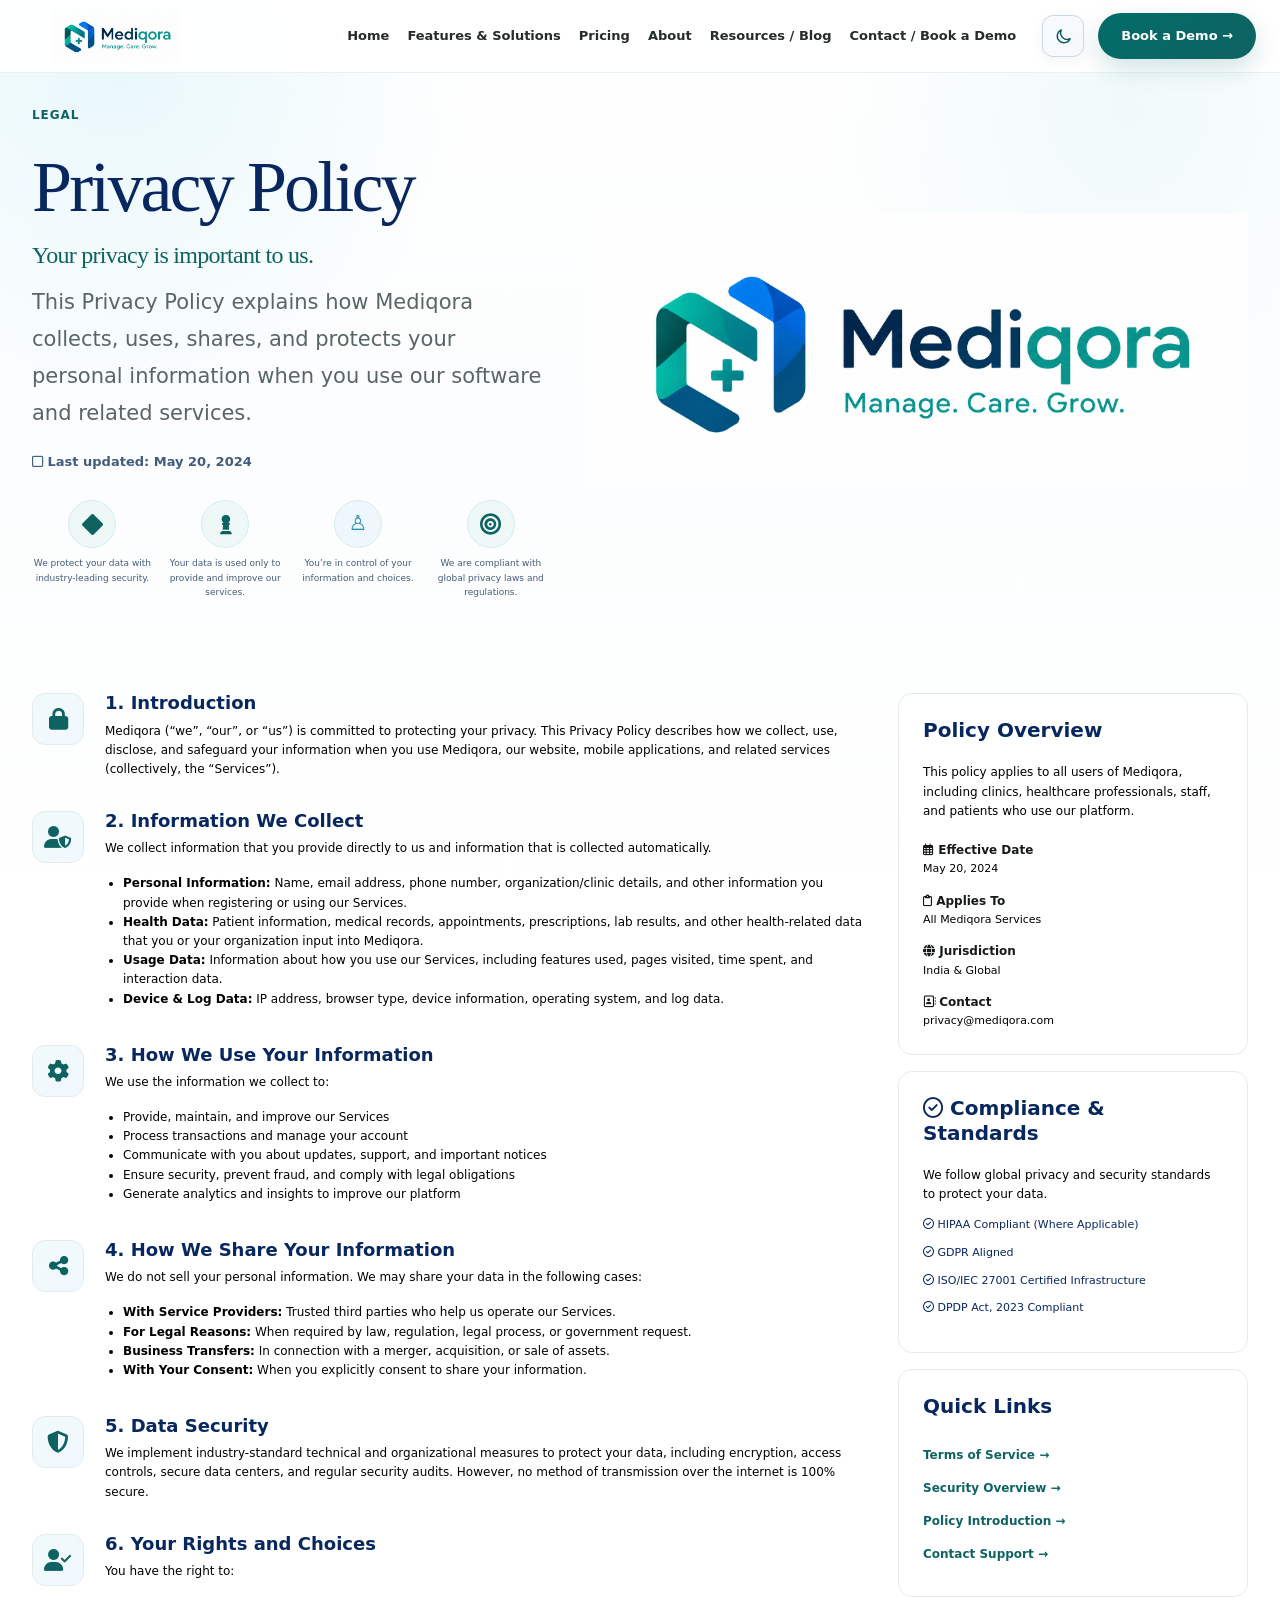
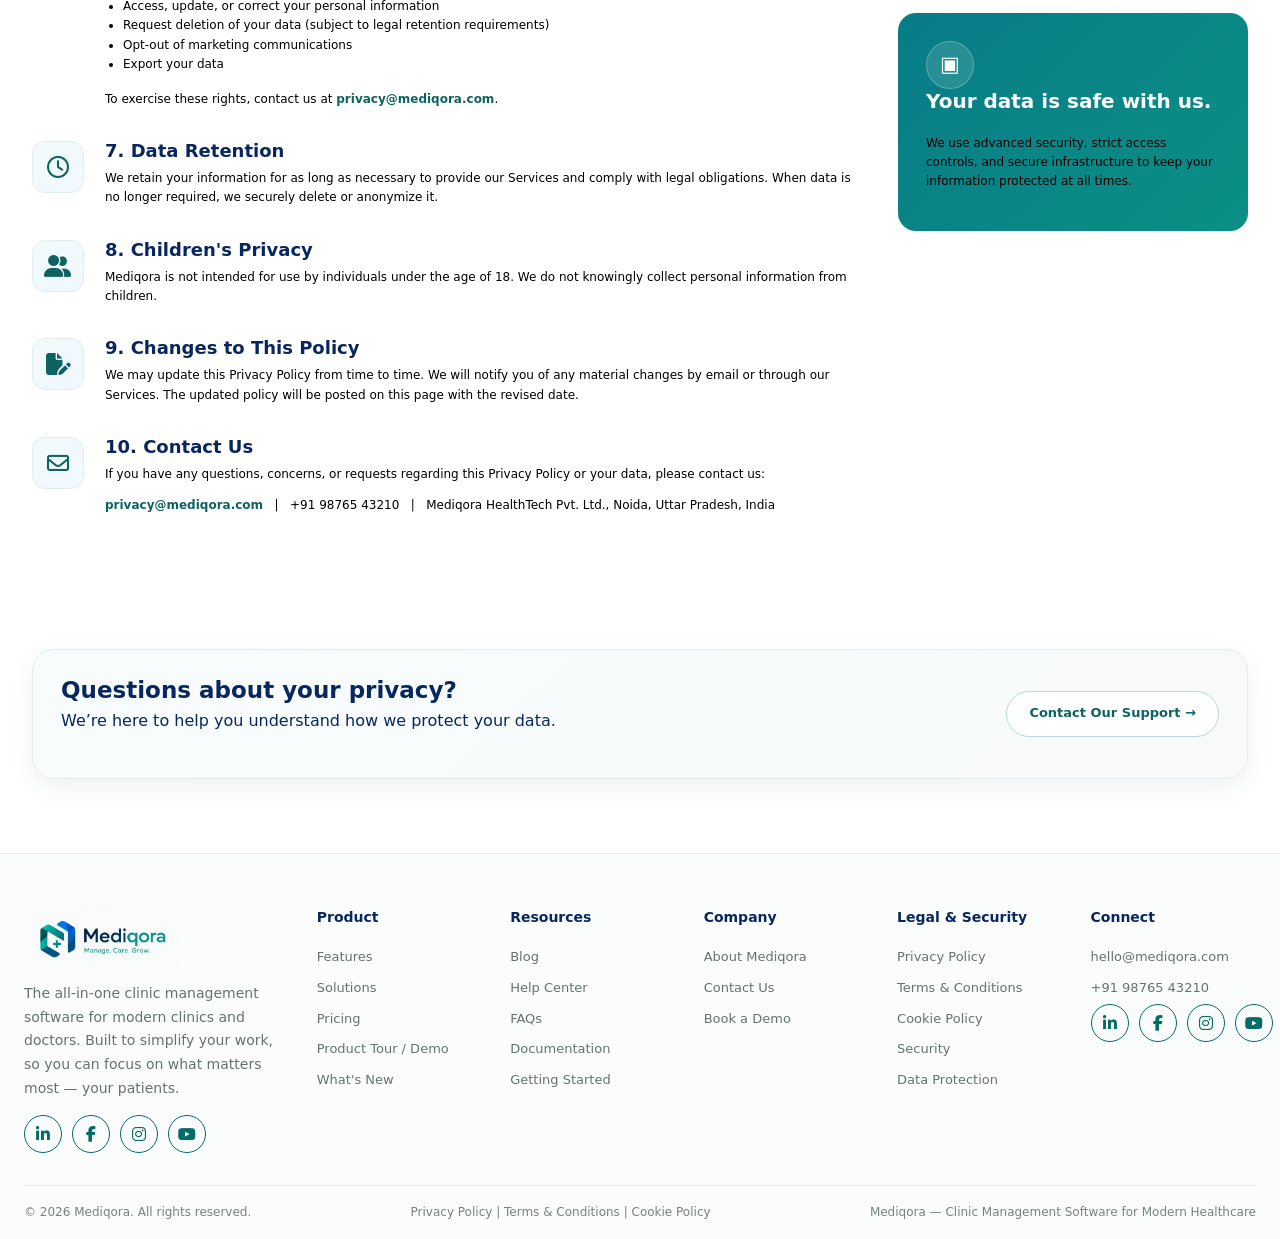
<file: policypage.html>
<!doctype html>
<html lang="en">
  <head>
    <meta charset="utf-8" />
    <meta name="viewport" content="width=device-width,initial-scale=1" />
    <title>Privacy Policy — Mediqora</title>
    <link rel="stylesheet" href="css/policypage.css" />
    <script defer src="js/script.js"></script>
  </head>
  <body>
    <div data-header></div>
    <main>
      <section class="container hero-split policy-hero">
        <div class="hero-copy reveal">
          <span class="eyebrow">Legal</span>
          <h1>Privacy Policy</h1>
          <h2 class="policy-sub">Your privacy is important to us.</h2>
          <p class="lead">
            This Privacy Policy explains how Mediqora collects, uses, shares,
            and protects your personal information when you use our software and
            related services.
          </p>
          <p class="last-updated"><i class="fa-regular fa-square"></i> Last updated: May 20, 2024</p>
          <div class="policy-values">
            <div>
              <span class="icon"><i class="fa-solid fa-diamond"></i></span
              ><small
                >We protect your data with industry-leading security.</small
              >
            </div>
            <div>
              <span class="icon"><i class="fa-solid fa-chess-pawn"></i></span
              ><small
                >Your data is used only to provide and improve our
                services.</small
              >
            </div>
            <div>
              <span class="icon blue">♙</span
              ><small>You’re in control of your information and choices.</small>
            </div>
            <div>
              <span class="icon"><i class="fa-solid fa-bullseye"></i></span
              ><small
                >We are compliant with global privacy laws and
                regulations.</small
              >
            </div>
          </div>
        </div>
        <div class="contact-hero-image reveal">
          <img src="assets/logo.png" alt="Mediqora Contact Banner" />
        </div>
      </section>
      <section class="container section policy-layout">
        <article class="policy-content reveal">
          <section id="introduction">
            <span class="policy-icon"><i class="fa-solid fa-lock"></i></span>
            <div>
              <h2>1. Introduction</h2>
              <p>
                Mediqora (“we”, “our”, or “us”) is committed to protecting your
                privacy. This Privacy Policy describes how we collect, use,
                disclose, and safeguard your information when you use Mediqora,
                our website, mobile applications, and related services
                (collectively, the “Services”).
              </p>
            </div>
          </section>
          <section>
            <span class="policy-icon"><i class="fa-solid fa-user-shield"></i></span>
            <div>
              <h2>2. Information We Collect</h2>
              <p>
                We collect information that you provide directly to us and
                information that is collected automatically.
              </p>
              <ul>
                <li>
                  <b>Personal Information:</b> Name, email address, phone
                  number, organization/clinic details, and other information you
                  provide when registering or using our Services.
                </li>
                <li>
                  <b>Health Data:</b> Patient information, medical records,
                  appointments, prescriptions, lab results, and other
                  health-related data that you or your organization input into
                  Mediqora.
                </li>
                <li>
                  <b>Usage Data:</b> Information about how you use our Services,
                  including features used, pages visited, time spent, and
                  interaction data.
                </li>
                <li>
                  <b>Device & Log Data:</b> IP address, browser type, device
                  information, operating system, and log data.
                </li>
              </ul>
            </div>
          </section>
          <section>
            <span class="policy-icon"><i class="fa-solid fa-gear"></i></span>
            <div>
              <h2>3. How We Use Your Information</h2>
              <p>We use the information we collect to:</p>
              <ul>
                <li>Provide, maintain, and improve our Services</li>
                <li>Process transactions and manage your account</li>
                <li>
                  Communicate with you about updates, support, and important
                  notices
                </li>
                <li>
                  Ensure security, prevent fraud, and comply with legal
                  obligations
                </li>
                <li>Generate analytics and insights to improve our platform</li>
              </ul>
            </div>
          </section>
          <section>
            <span class="policy-icon"><i class="fa-solid fa-share-nodes"></i></span>
            <div>
              <h2>4. How We Share Your Information</h2>
              <p>
                We do not sell your personal information. We may share your data
                in the following cases:
              </p>
              <ul>
                <li>
                  <b>With Service Providers:</b> Trusted third parties who help
                  us operate our Services.
                </li>
                <li>
                  <b>For Legal Reasons:</b> When required by law, regulation,
                  legal process, or government request.
                </li>
                <li>
                  <b>Business Transfers:</b> In connection with a merger,
                  acquisition, or sale of assets.
                </li>
                <li>
                  <b>With Your Consent:</b> When you explicitly consent to share
                  your information.
                </li>
              </ul>
            </div>
          </section>
          <section id="security">
            <span class="policy-icon"><i class="fa-solid fa-shield-halved"></i></span>
            <div>
              <h2>5. Data Security</h2>
              <p>
                We implement industry-standard technical and organizational
                measures to protect your data, including encryption, access
                controls, secure data centers, and regular security audits.
                However, no method of transmission over the internet is 100%
                secure.
              </p>
            </div>
          </section>
          <section>
            <span class="policy-icon"><i class="fa-solid fa-user-check"></i></span>
            <div>
              <h2>6. Your Rights and Choices</h2>
              <p>You have the right to:</p>
              <ul>
                <li>Access, update, or correct your personal information</li>
                <li>
                  Request deletion of your data (subject to legal retention
                  requirements)
                </li>
                <li>Opt-out of marketing communications</li>
                <li>Export your data</li>
              </ul>
              <p>
                To exercise these rights, contact us at
                <a href="mailto:privacy@mediqora.com">privacy@mediqora.com</a>.
              </p>
            </div>
          </section>
          <section>
            <span class="policy-icon"><i class="fa-regular fa-clock"></i></span>
            <div>
              <h2>7. Data Retention</h2>
              <p>
                We retain your information for as long as necessary to provide
                our Services and comply with legal obligations. When data is no
                longer required, we securely delete or anonymize it.
              </p>
            </div>
          </section>
          <section>
            <span class="policy-icon"><i class="fa-solid fa-user-group"></i></span>
            <div>
              <h2>8. Children's Privacy</h2>
              <p>
                Mediqora is not intended for use by individuals under the age of
                18. We do not knowingly collect personal information from
                children.
              </p>
            </div>
          </section>
          <section>
            <span class="policy-icon"><i class="fa-solid fa-file-pen"></i></span>
            <div>
              <h2>9. Changes to This Policy</h2>
              <p>
                We may update this Privacy Policy from time to time. We will
                notify you of any material changes by email or through our
                Services. The updated policy will be posted on this page with
                the revised date.
              </p>
            </div>
          </section>
          <section>
            <span class="policy-icon"><i class="fa-regular fa-envelope"></i></span>
            <div>
              <h2>10. Contact Us</h2>
              <p>
                If you have any questions, concerns, or requests regarding this
                Privacy Policy or your data, please contact us:
              </p>
              <p>
                <a href="mailto:privacy@mediqora.com">privacy@mediqora.com</a>
                &nbsp; | &nbsp; +91 98765 43210 &nbsp; | &nbsp; Mediqora
                HealthTech Pvt. Ltd., Noida, Uttar Pradesh, India
              </p>
            </div>
          </section>
        </article>
        <aside class="policy-side reveal">
          <div class="card">
            <h3>Policy Overview</h3>
            <p>
              This policy applies to all users of Mediqora, including clinics,
              healthcare professionals, staff, and patients who use our
              platform.
            </p>
            <dl>
              <dt><i class="fa-regular fa-calendar-days"></i> Effective Date</dt>
              <dd>May 20, 2024</dd>
              <dt><i class="fa-regular fa-clipboard"></i> Applies To</dt>
              <dd>All Mediqora Services</dd>
              <dt><i class="fa-solid fa-globe"></i> Jurisdiction</dt>
              <dd>India & Global</dd>
              <dt><i class="fa-regular fa-address-book"></i> Contact</dt>
              <dd>privacy@mediqora.com</dd>
            </dl>
          </div>
          <div class="card">
            <h3><i class="fa-regular fa-circle-check"></i> Compliance & Standards</h3>
            <p>
              We follow global privacy and security standards to protect your
              data.
            </p>
            <ul class="side-checks">
              <li><i class="fa-regular fa-circle-check"></i> HIPAA Compliant (Where Applicable)</li>
              <li><i class="fa-regular fa-circle-check"></i> GDPR Aligned</li>
              <li><i class="fa-regular fa-circle-check"></i> ISO/IEC 27001 Certified Infrastructure</li>
              <li><i class="fa-regular fa-circle-check"></i> DPDP Act, 2023 Compliant</li>
            </ul>
          </div>
          <div class="card quick-links">
            <h3>Quick Links</h3>
            <a href="#terms">Terms of Service →</a
            ><a href="#security">Security Overview →</a
            ><a href="#introduction">Policy Introduction →</a
            ><a href="contactus.html">Contact Support →</a>
          </div>
          <div class="safe-card">
            <span class="icon">▣</span>
            <h3>Your data is safe with us.</h3>
            <p>
              We use advanced security, strict access controls, and secure
              infrastructure to keep your information protected at all times.
            </p>
          </div>
        </aside>
      </section>
      <section class="container section-sm reveal">
        <div class="soft-card privacy-help">
          <div>
            <h2>Questions about your privacy?</h2>
            <p>We’re here to help you understand how we protect your data.</p>
          </div>
          <a class="btn btn-secondary" href="contactus.html"
            >Contact Our Support →</a
          >
        </div>
      </section>
    </main>
    <div data-footer></div>
  </body>
</html>
</file>
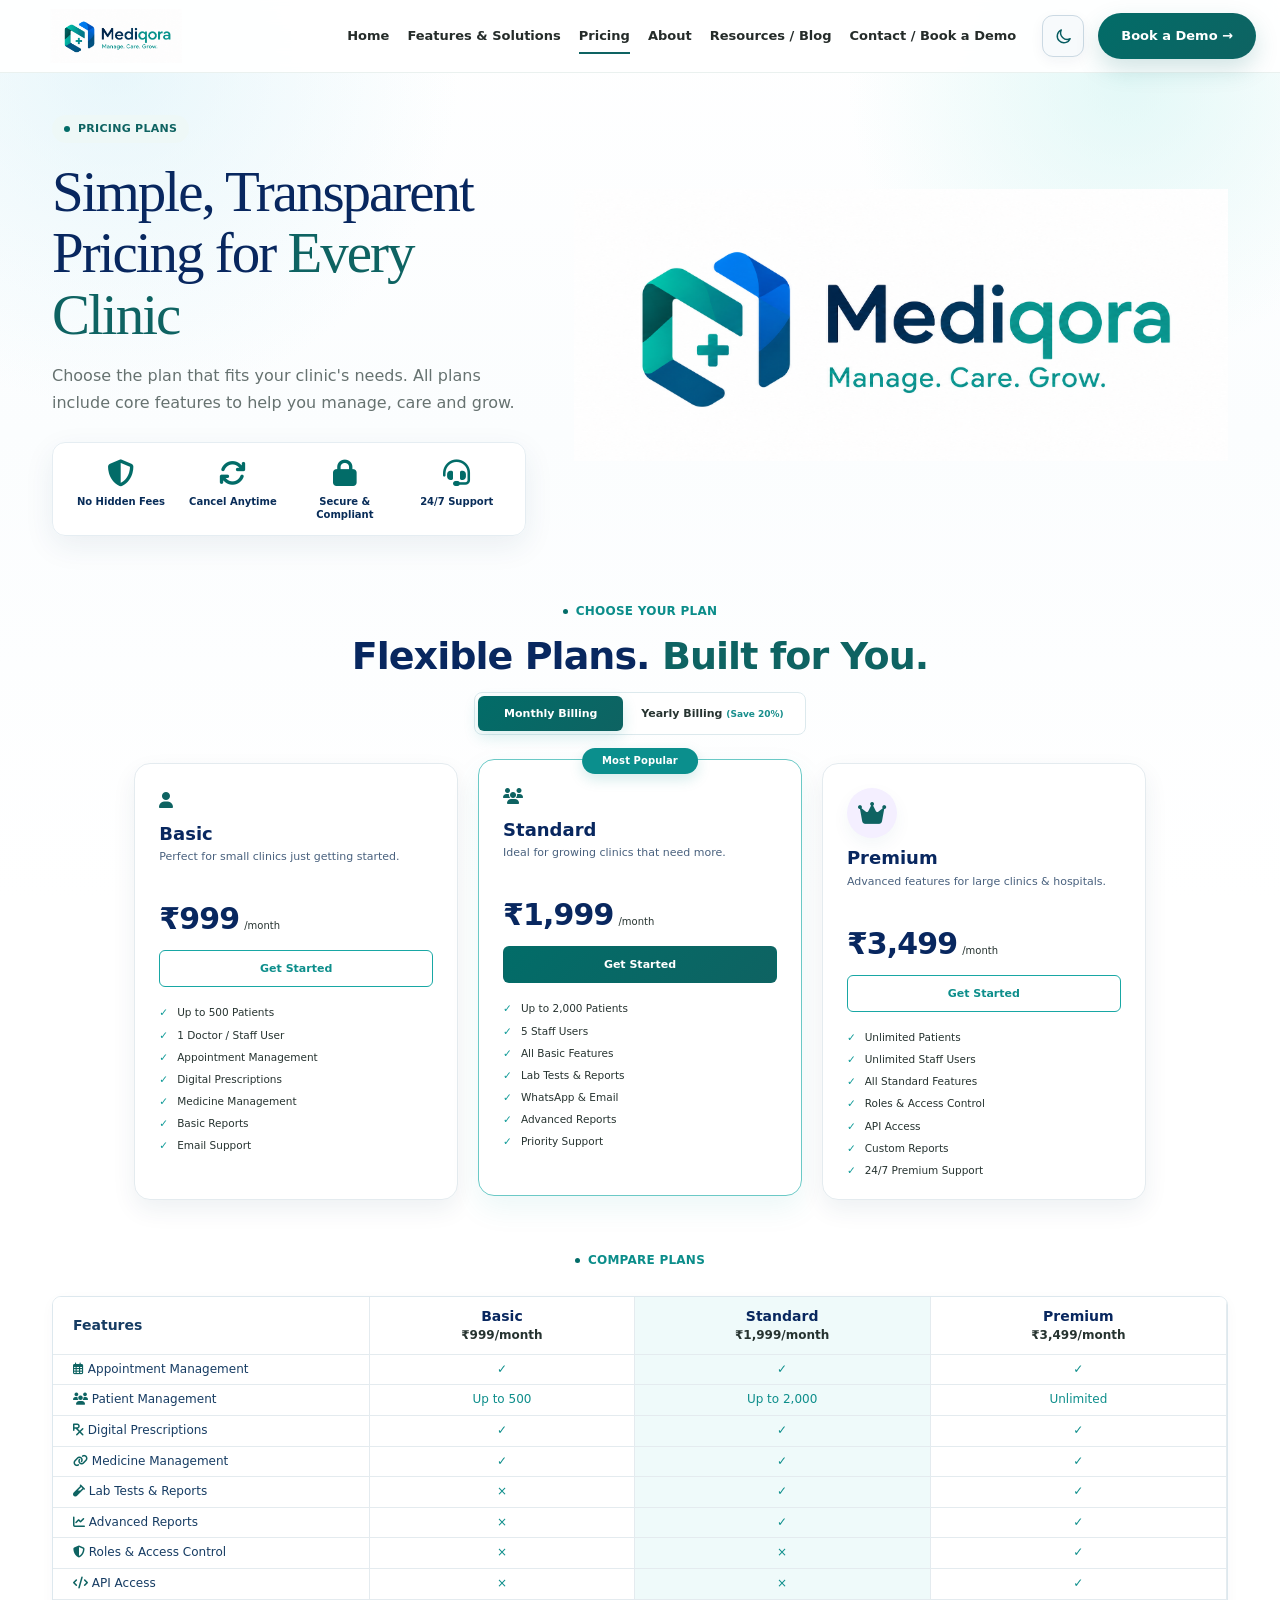
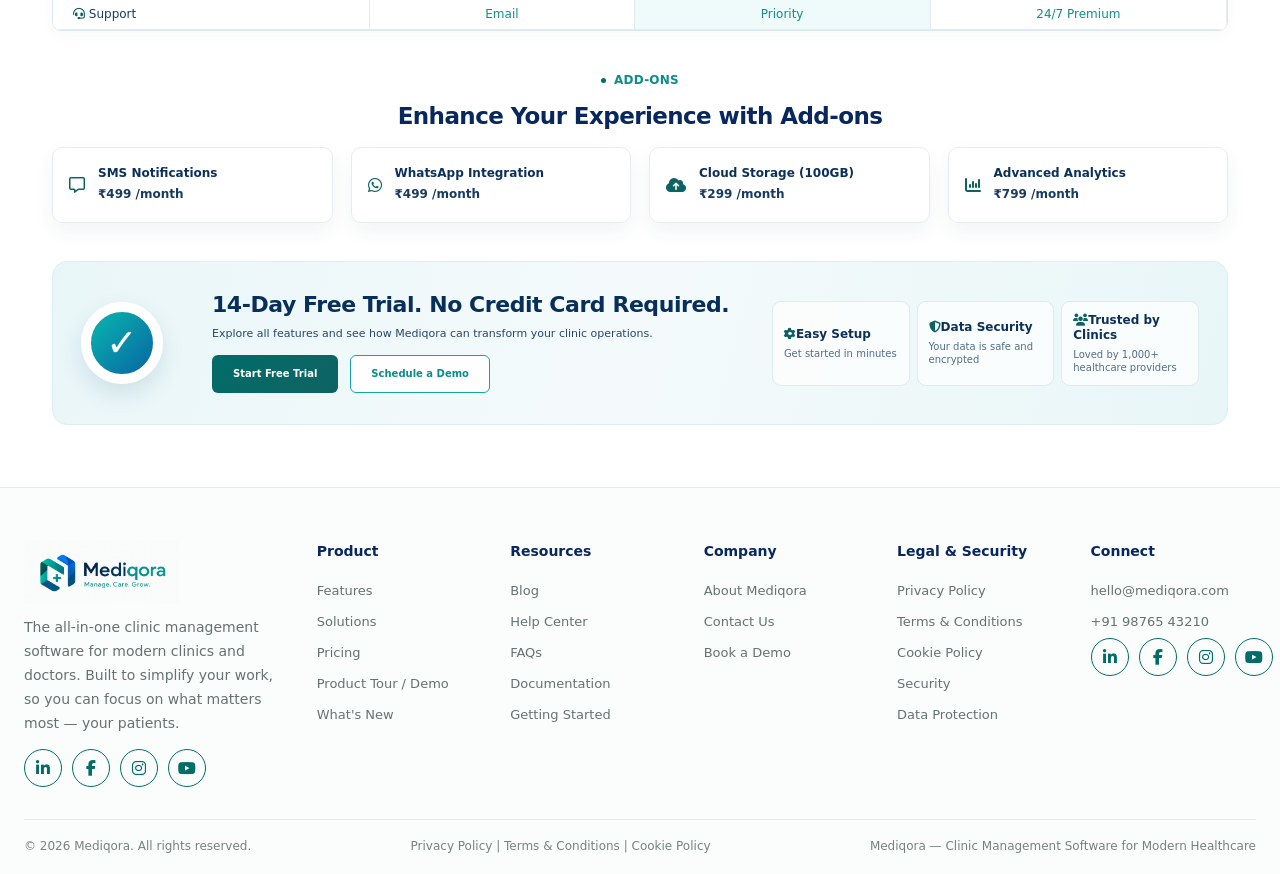
<file: pricing.html>
<!doctype html>
<html lang="en">
  <head>
    <meta charset="utf-8" />
    <meta name="viewport" content="width=device-width,initial-scale=1" />
    <title>Pricing — Mediqora</title>
    <link rel="stylesheet" href="css/pricing.css" />
    <script defer src="js/script.js"></script>
  </head>
  <body>
    <div data-header></div>
    <main>
      <section class="container hero-split pricing-hero">
        <div class="hero-copy reveal">
          <span class="eyebrow"> Pricing Plans </span>

          <h1>
            Simple, Transparent Pricing for
            <span class="teal"> Every Clinic </span>
          </h1>
          <p class="lead">
            Choose the plan that fits your clinic's needs. All plans include
            core features to help you manage, care and grow.
          </p>
          <div class="band price-points">
            <span
              ><i class="fa-solid fa-shield-halved"></i>
              <b>No Hidden Fees</b></span
            >
            <span
              ><i class="fa-solid fa-arrows-rotate"></i
              ><b>Cancel Anytime</b></span
            >
            <span
              ><i class="fa-solid fa-lock"></i>
              <b>Secure &amp; Compliant</b></span
            >
            <span><i class="fa-solid fa-headset"></i><b>24/7 Support</b></span>
          </div>
        </div>
        <div class="pricing-hero-image reveal">
          <img src="assets/logo.png" alt="Mediqora Pricing Banner" />
        </div>
      </section>

      <section class="container section pricing-plans-section">
        <div class="section-title center reveal">
          <span class="eyebrow">Choose your plan</span>
          <h2>Flexible Plans. <span class="teal">Built for You.</span></h2>
          <div class="billing-toggle">
            <button class="active" data-mode="monthly">Monthly Billing</button
            ><button data-mode="yearly">
              Yearly Billing <small>(Save 20%)</small>
            </button>
          </div>
        </div>

        <div class="grid-3 plans reveal">
          <article class="plan">
            <i class="fa-solid fa-user" style="color: var(--teal-dark)"></i>
            <h3>Basic</h3>
            <p>Perfect for small clinics just getting started.</p>
            <div class="price">
              <b data-monthly="999" data-yearly="799">₹999</b
              ><span>/month</span>
            </div>
            <a class="btn btn-secondary" href="bookdemo.html">Get Started</a>
            <ul>
              <li>Up to 500 Patients</li>
              <li>1 Doctor / Staff User</li>
              <li>Appointment Management</li>
              <li>Digital Prescriptions</li>
              <li>Medicine Management</li>
              <li>Basic Reports</li>
              <li>Email Support</li>
            </ul>
          </article>

          <article class="plan popular">
            <em>Most Popular</em
            ><i class="fa-solid fa-users" style="color: var(--teal-dark)"></i>
            <h3>Standard</h3>
            <p>Ideal for growing clinics that need more.</p>
            <div class="price">
              <b data-monthly="1999" data-yearly="1599">₹1,999</b
              ><span>/month</span>
            </div>
            <a class="btn btn-primary" href="bookdemo.html">Get Started</a>
            <ul>
              <li>Up to 2,000 Patients</li>
              <li>5 Staff Users</li>
              <li>All Basic Features</li>
              <li>Lab Tests &amp; Reports</li>
              <li>WhatsApp &amp; Email</li>
              <li>Advanced Reports</li>
              <li>Priority Support</li>
            </ul>
          </article>

          <article class="plan">
            <span class="icon purple"
              ><i class="fa-solid fa-crown" style="color: var(--teal-dark)"></i
            ></span>
            <h3>Premium</h3>
            <p>Advanced features for large clinics &amp; hospitals.</p>
            <div class="price">
              <b data-monthly="3499" data-yearly="2799">₹3,499</b
              ><span>/month</span>
            </div>
            <a class="btn btn-secondary" href="bookdemo.html">Get Started</a>
            <ul>
              <li>Unlimited Patients</li>
              <li>Unlimited Staff Users</li>
              <li>All Standard Features</li>
              <li>Roles &amp; Access Control</li>
              <li>API Access</li>
              <li>Custom Reports</li>
              <li>24/7 Premium Support</li>
            </ul>
          </article>
        </div>
      </section>

      <section class="container section-sm compare-section">
        <div class="section-title center reveal">
          <span class="eyebrow">Compare Plans</span>
        </div>
        <div class="compare-wrap reveal">
          <table>
            <thead>
              <tr>
                <th>Features</th>
                <th>Basic<br /><small>₹999/month</small></th>
                <th>Standard<br /><small>₹1,999/month</small></th>
                <th>Premium<br /><small>₹3,499/month</small></th>
              </tr>
            </thead>
            <tbody>
              <tr>
                <td><i class="fa-regular fa-calendar-days" style="color: var(--teal-dark);"></i> Appointment Management</td>
                <td>✓</td>
                <td>✓</td>
                <td>✓</td>
              </tr>
              <tr>
                <td><i class="fa-solid fa-users" style="color: var(--teal-dark);"></i> Patient Management</td>
                <td>Up to 500</td>
                <td>Up to 2,000</td>
                <td>Unlimited</td>
              </tr>
              <tr>
                <td><i class="fa-solid fa-prescription" style="color: var(--teal-dark);"></i> Digital Prescriptions</td>
                <td>✓</td>
                <td>✓</td>
                <td>✓</td>
              </tr>
              <tr>
                <td><i class="fa-solid fa-link" style="color: var(--teal-dark);"></i> Medicine Management</td>
                <td>✓</td>
                <td>✓</td>
                <td>✓</td>
              </tr>
              <tr>
                <td><i class="fa-solid fa-vial" style="color: var(--teal-dark);"></i> Lab Tests &amp; Reports</td>
                <td>×</td>
                <td>✓</td>
                <td>✓</td>
              </tr>
              <tr>
                <td><i class="fa-solid fa-chart-line" style="color: var(--teal-dark);"></i> Advanced Reports</td>
                <td>×</td>
                <td>✓</td>
                <td>✓</td>
              </tr>
              <tr>
                <td><i class="fa-solid fa-shield-halved" style="color: var(--teal-dark);"></i> Roles &amp; Access Control</td>
                <td>×</td>
                <td>×</td>
                <td>✓</td>
              </tr>
              <tr>
                <td><i class="fa-solid fa-code" style="color: var(--teal-dark);"></i> API Access</td>
                <td>×</td>
                <td>×</td>
                <td>✓</td>
              </tr>
              <tr>
                <td><i class="fa-solid fa-headset" style="color: var(--teal-dark);"></i> Support</td>
                <td>Email</td>
                <td>Priority</td>
                <td>24/7 Premium</td>
              </tr>
            </tbody>
          </table>
        </div>
      </section>

      <section class="container section-sm addons-section">
        <div class="section-title center reveal">
          <span class="eyebrow">Add-ons</span>
          <h2>Enhance Your Experience with Add-ons</h2>
        </div>
        <div class="grid-4 add-ons reveal">
          <article class="card">
            <i
              class="fa-regular fa-message"
              style="color: var(--teal-dark)"
            ></i>

            <div><b>SMS Notifications</b><small>₹499 /month</small></div>
          </article>
          <article class="card">
            <i
              class="fa-brands fa-whatsapp"
              style="color: var(--teal-dark)"
            ></i>

            <div><b>WhatsApp Integration</b><small>₹499 /month</small></div>
          </article>
          <article class="card">
            <i
              class="fa-solid fa-cloud-arrow-up"
              style="color: var(--teal-dark)"
            ></i>

            <div><b>Cloud Storage (100GB)</b><small>₹299 /month</small></div>
          </article>
          <article class="card">
            <i
              class="fa-solid fa-chart-column"
              style="color: var(--teal-dark)"
            ></i>
            <div><b>Advanced Analytics</b><small>₹799 /month</small></div>
          </article>
        </div>
      </section>

      <section class="container section-sm reveal trial-section">
        <div class="soft-card trial">
          <span class="big-shield">✓</span>
          <div>
            <h2>14-Day Free Trial. No Credit Card Required.</h2>
            <p>
              Explore all features and see how Mediqora can transform your
              clinic operations.
            </p>
            <div class="actions">
              <a class="btn btn-primary" href="bookdemo.html"
                >Start Free Trial</a
              ><a class="btn btn-secondary" href="bookdemo.html"
                >Schedule a Demo</a
              >
            </div>
          </div>
          <div class="trial-points">
            <p>
              <b
                ><i class="fa-solid fa-gear" style="color: var(--teal-dark)"></i
                >Easy Setup</b
              ><span>Get started in minutes</span>
            </p>
            <p>
              <b
                ><i
                  class="fa-solid fa-shield-halved"
                  style="color: var(--teal-dark)"
                ></i
                >Data Security</b
              ><span>Your data is safe and encrypted</span>
            </p>
            <p>
              <b
                ><i
                  class="fa-solid fa-users"
                  style="color: var(--teal-dark)"
                ></i
                >Trusted by Clinics</b
              ><span>Loved by 1,000+ healthcare providers</span>
            </p>
          </div>
        </div>
      </section>
    </main>
    <div data-footer></div>
  </body>
</html>
</file>
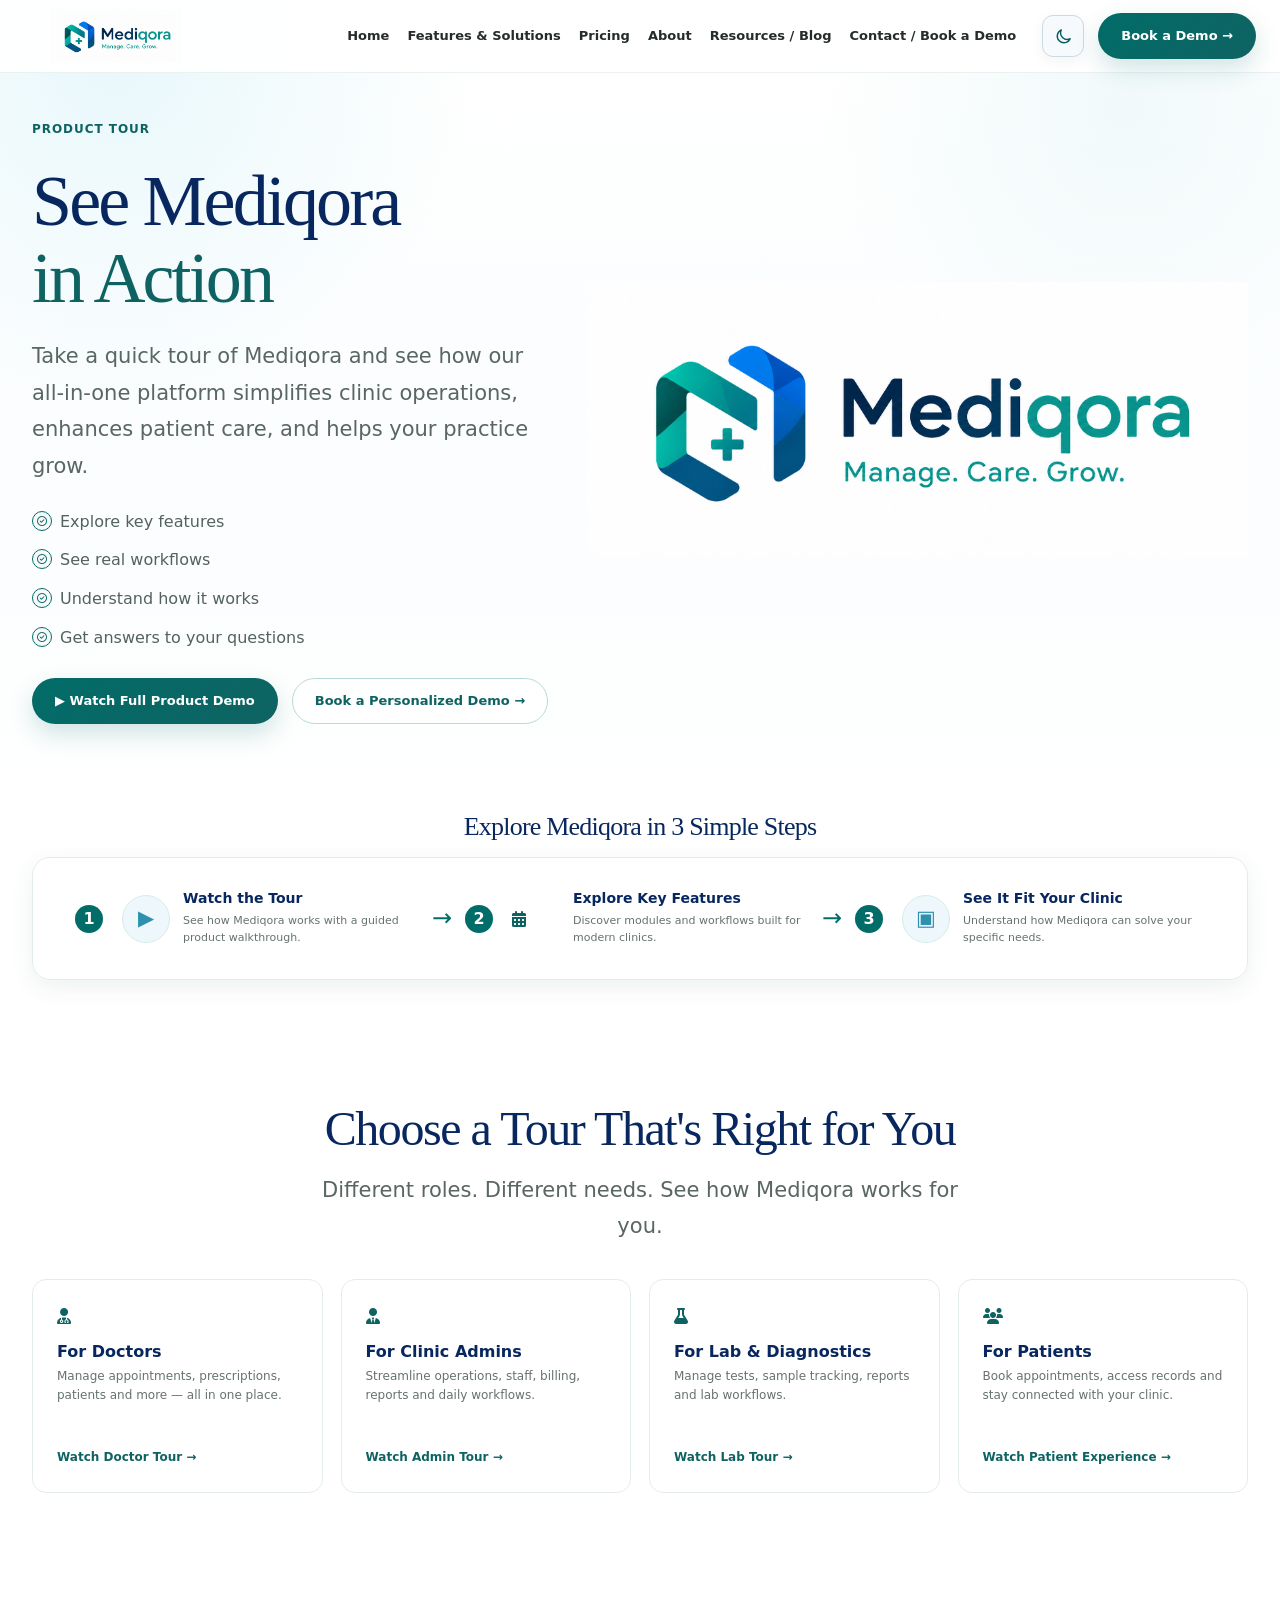
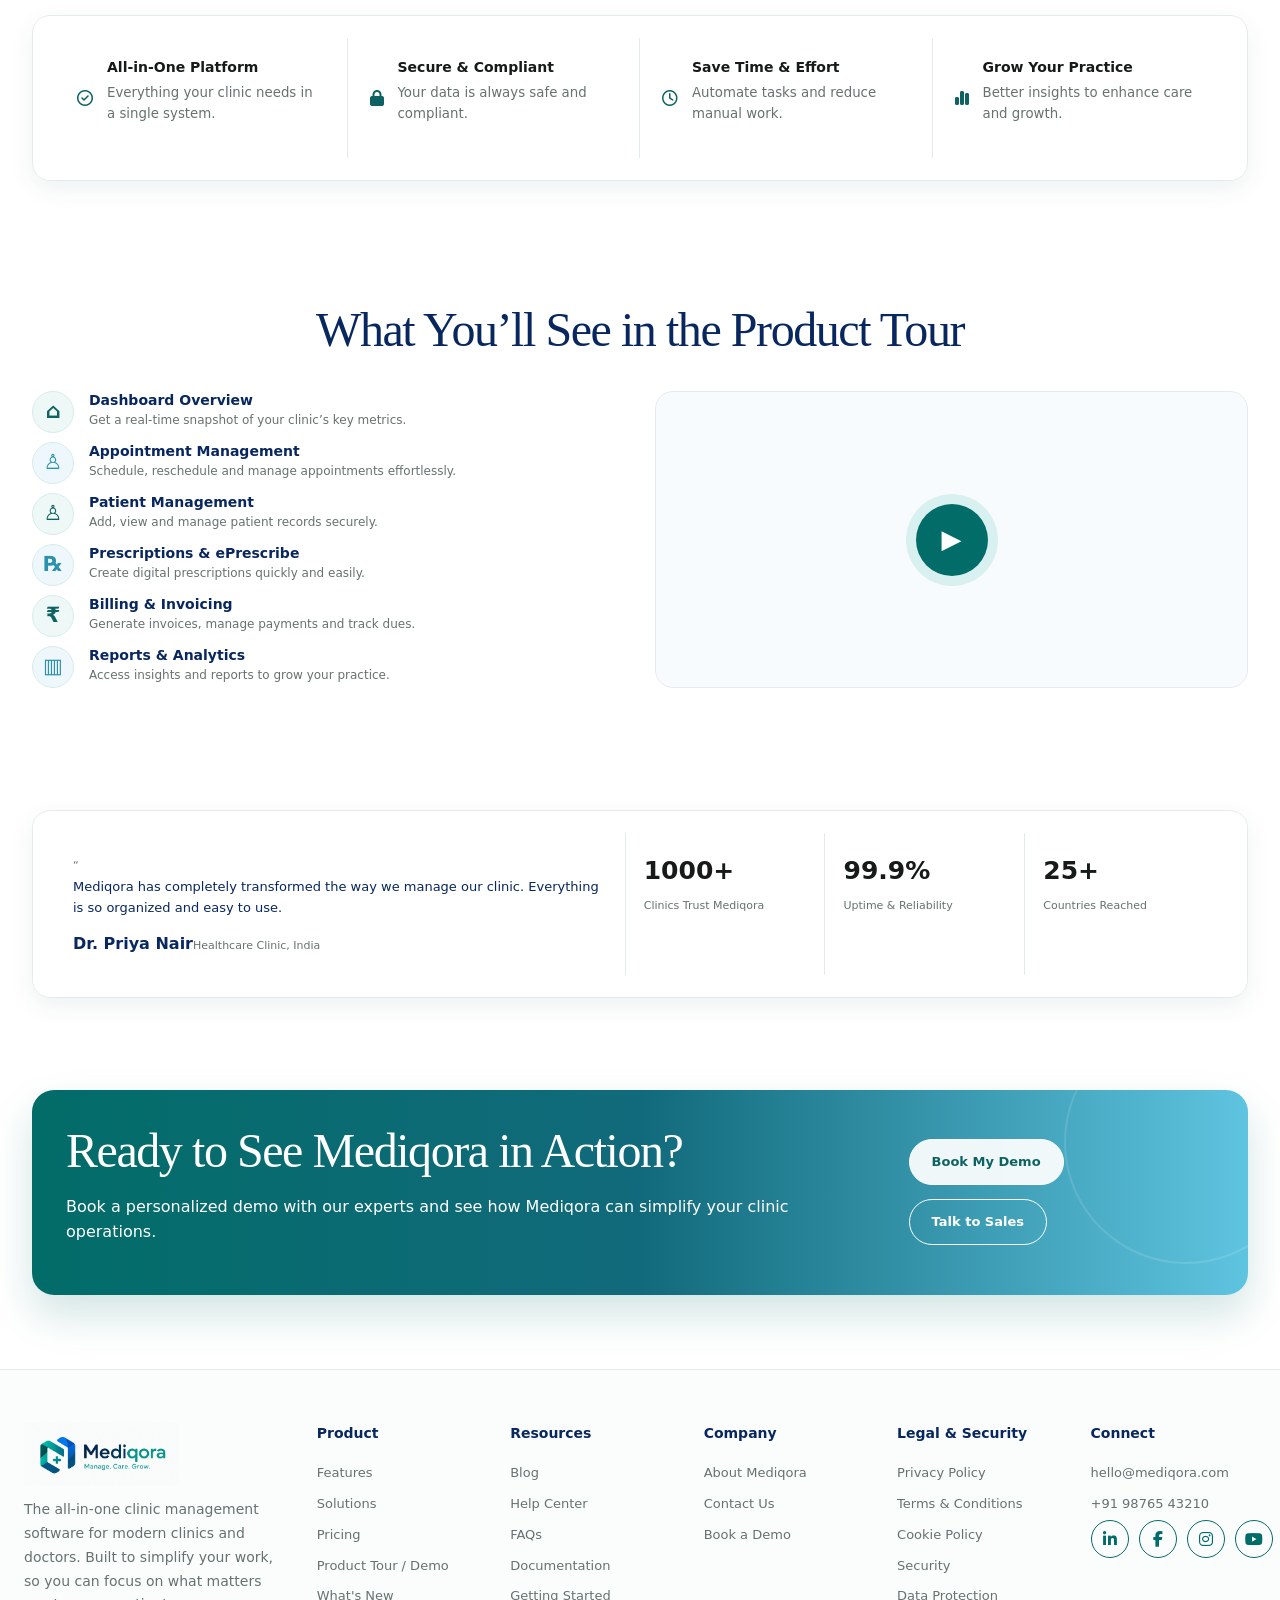
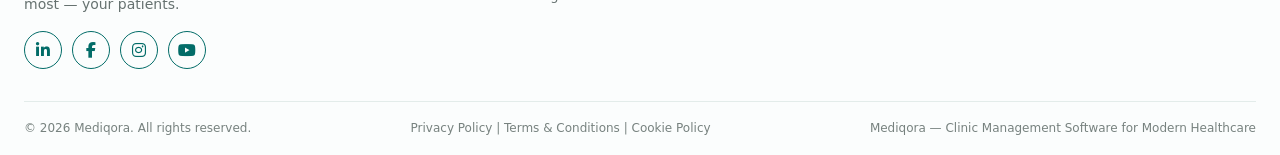
<file: producttour.html>
<!doctype html>
<html lang="en">
  <head>
    <meta charset="utf-8" />
    <meta name="viewport" content="width=device-width,initial-scale=1" />
    <title>Product Tour — Mediqora</title>
    <link rel="stylesheet" href="css/producttour.css" />
    <script defer src="js/script.js"></script>
  </head>
  <body>
    <div data-header></div>
    <main>
      <section class="container hero-split tour-hero">
        <div class="hero-copy reveal">
          <span class="eyebrow">Product Tour</span>
          <h1>See Mediqora<br /><span class="teal">in Action</span></h1>
          <p class="lead">
            Take a quick tour of Mediqora and see how our all-in-one platform
            simplifies clinic operations, enhances patient care, and helps your
            practice grow.
          </p>
          <ul class="check-list">
            <li><i class="fa-regular fa-circle-check"></i>Explore key features</li>
            <li><i class="fa-regular fa-circle-check"></i>See real workflows</li>
            <li><i class="fa-regular fa-circle-check"></i>Understand how it works</li>
            <li><i class="fa-regular fa-circle-check"></i>Get answers to your questions</li>
          </ul>
          <div class="actions">
            <button class="btn btn-primary" id="watchTour">
              ▶ Watch Full Product Demo</button
            ><a class="btn btn-secondary" href="bookdemo.html"
              >Book a Personalized Demo →</a
            >
          </div>
        </div>
        <div class="contact-hero-image reveal">
          <img src="assets/logo.png" alt="Mediqora Contact Banner" />
        </div>
      </section>
      <section class="container section-sm reveal">
        <h2 class="center compact-title">Explore Mediqora in 3 Simple Steps</h2>
        <div class="band three-steps">
          <article>
            <b>1</b><span class="icon blue">▶</span>
            <div>
              <h3>Watch the Tour</h3>
              <p>See how Mediqora works with a guided product walkthrough.</p>
            </div>
          </article>
          <article>
            <b>2</b><i class="fa-solid fa-calendar-days" style="color: var(--teal-dark);"></i>
            <div>
              <h3>Explore Key Features</h3>
              <p>Discover modules and workflows built for modern clinics.</p>
            </div>
          </article>
          <article>
            <b>3</b><span class="icon blue">▣</span>
            <div>
              <h3>See It Fit Your Clinic</h3>
              <p>Understand how Mediqora can solve your specific needs.</p>
            </div>
          </article>
        </div>
      </section>
      <section class="container section">
        <div class="section-title center reveal">
          <h2>Choose a Tour That's Right for You</h2>
          <p class="lead">
            Different roles. Different needs. See how Mediqora works for you.
          </p>
        </div>
        <div class="grid-4 tour-types reveal">
          <article class="card">
            <i class="fa-solid fa-user-doctor" style="color: var(--teal-dark);"></i>
            <h3>For Doctors</h3>
            <p>
              Manage appointments, prescriptions, patients and more — all in one
              place.
            </p>
            <button data-tour="Doctor">Watch Doctor Tour →</button>
          </article>
          <article class="card">
            <i class="fa-solid fa-user-tie" style="color: var(--teal-dark);"></i>
            <h3>For Clinic Admins</h3>
            <p>
              Streamline operations, staff, billing, reports and daily
              workflows.
            </p>
            <button data-tour="Admin">Watch Admin Tour →</button>
          </article>
          <article class="card">
            <i class="fa-solid fa-flask" style="color: var(--teal-dark);"></i>
            <h3>For Lab & Diagnostics</h3>
            <p>Manage tests, sample tracking, reports and lab workflows.</p>
            <button data-tour="Lab">Watch Lab Tour →</button>
          </article>
          <article class="card">
            <i class="fa-solid fa-users" style="color: var(--teal-dark);"></i>
            <h3>For Patients</h3>
            <p>
              Book appointments, access records and stay connected with your
              clinic.
            </p>
            <button data-tour="Patient">Watch Patient Experience →</button>
          </article>
        </div>
      </section>
      <section class="container section-sm reveal">
        <div class="band feature-row">
          <div>
            <i class="fa-regular fa-circle-check" style="color: var(--teal-dark);"></i>
            <p>
              <strong>All-in-One Platform</strong
              ><small>Everything your clinic needs in a single system.</small>
            </p>
          </div>
          <div>
            <i class="fa-solid fa-lock" style="color: var(--teal-dark);"></i>
            <p>
              <strong>Secure & Compliant</strong
              ><small>Your data is always safe and compliant.</small>
            </p>
          </div>
          <div>
            <i class="fa-regular fa-clock" style="color: var(--teal-dark);"></i>
            <p>
              <strong>Save Time & Effort</strong
              ><small>Automate tasks and reduce manual work.</small>
            </p>
          </div>
          <div>
            <i class="fa-solid fa-chart-simple" style="color: var(--teal-dark);"></i>
            <p>
              <strong>Grow Your Practice</strong
              ><small>Better insights to enhance care and growth.</small>
            </p>
          </div>
        </div>
      </section>
      <section class="container section">
        <div class="section-title center reveal">
          <h2>What You’ll See in the Product Tour</h2>
        </div>
        <div class="tour-content grid-2 reveal">
          <div class="tour-list">
            <article>
              <span class="icon">⌂</span>
              <div>
                <h3>Dashboard Overview</h3>
                <p>Get a real-time snapshot of your clinic’s key metrics.</p>
              </div>
            </article>
            <article>
              <span class="icon blue">♙</span>
              <div>
                <h3>Appointment Management</h3>
                <p>
                  Schedule, reschedule and manage appointments effortlessly.
                </p>
              </div>
            </article>
            <article>
              <span class="icon">♙</span>
              <div>
                <h3>Patient Management</h3>
                <p>Add, view and manage patient records securely.</p>
              </div>
            </article>
            <article>
              <span class="icon blue">℞</span>
              <div>
                <h3>Prescriptions & ePrescribe</h3>
                <p>Create digital prescriptions quickly and easily.</p>
              </div>
            </article>
            <article>
              <span class="icon">₹</span>
              <div>
                <h3>Billing & Invoicing</h3>
                <p>Generate invoices, manage payments and track dues.</p>
              </div>
            </article>
            <article>
              <span class="icon blue">▥</span>
              <div>
                <h3>Reports & Analytics</h3>
                <p>Access insights and reports to grow your practice.</p>
              </div>
            </article>
          </div>
          <div class="video-demo">
            <div data-dashboard-mockup></div>
            <button class="play" id="inlinePlay">▶</button>
          </div>
        </div>
      </section>
      <section class="container section-sm reveal">
        <div class="band testimonial-band">
          <div>
            <span class="quote-mark">“</span>
            <p>
              Mediqora has completely transformed the way we manage our clinic.
              Everything is so organized and easy to use.
            </p>
            <b>Dr. Priya Nair</b><small>Healthcare Clinic, India</small>
          </div>
          <div><strong>1000+</strong><span>Clinics Trust Mediqora</span></div>
          <div><strong>99.9%</strong><span>Uptime & Reliability</span></div>
          <div><strong>25+</strong><span>Countries Reached</span></div>
        </div>
      </section>
      <section class="container section-sm reveal">
        <div class="cta">
          <div class="cta-inner">
            <div>
              <h2>Ready to See Mediqora in Action?</h2>
              <p>
                Book a personalized demo with our experts and see how Mediqora
                can simplify your clinic operations.
              </p>
            </div>
            <div class="actions">
              <a class="btn btn-secondary" href="bookdemo.html">Book My Demo</a
              ><a
                class="btn btn-ghost"
                style="color: white; border-color: white"
                href="contactus.html"
                >Talk to Sales</a
              >
            </div>
          </div>
        </div>
      </section>
      <div class="tour-modal" id="tourModal" aria-hidden="true">
        <div class="tour-modal-card">
          <button id="closeTour" aria-label="Close">×</button
          ><span class="icon">▶</span>
          <h2 id="tourTitle">Mediqora Product Tour</h2>
          <p>
            This interactive demo placeholder shows where your product
            walkthrough video can be embedded later.
          </p>
          <div class="mock-video"><div class="pulse">▶</div></div>
        </div>
      </div>
    </main>
    <div data-footer></div>
  </body>
</html>
</file>
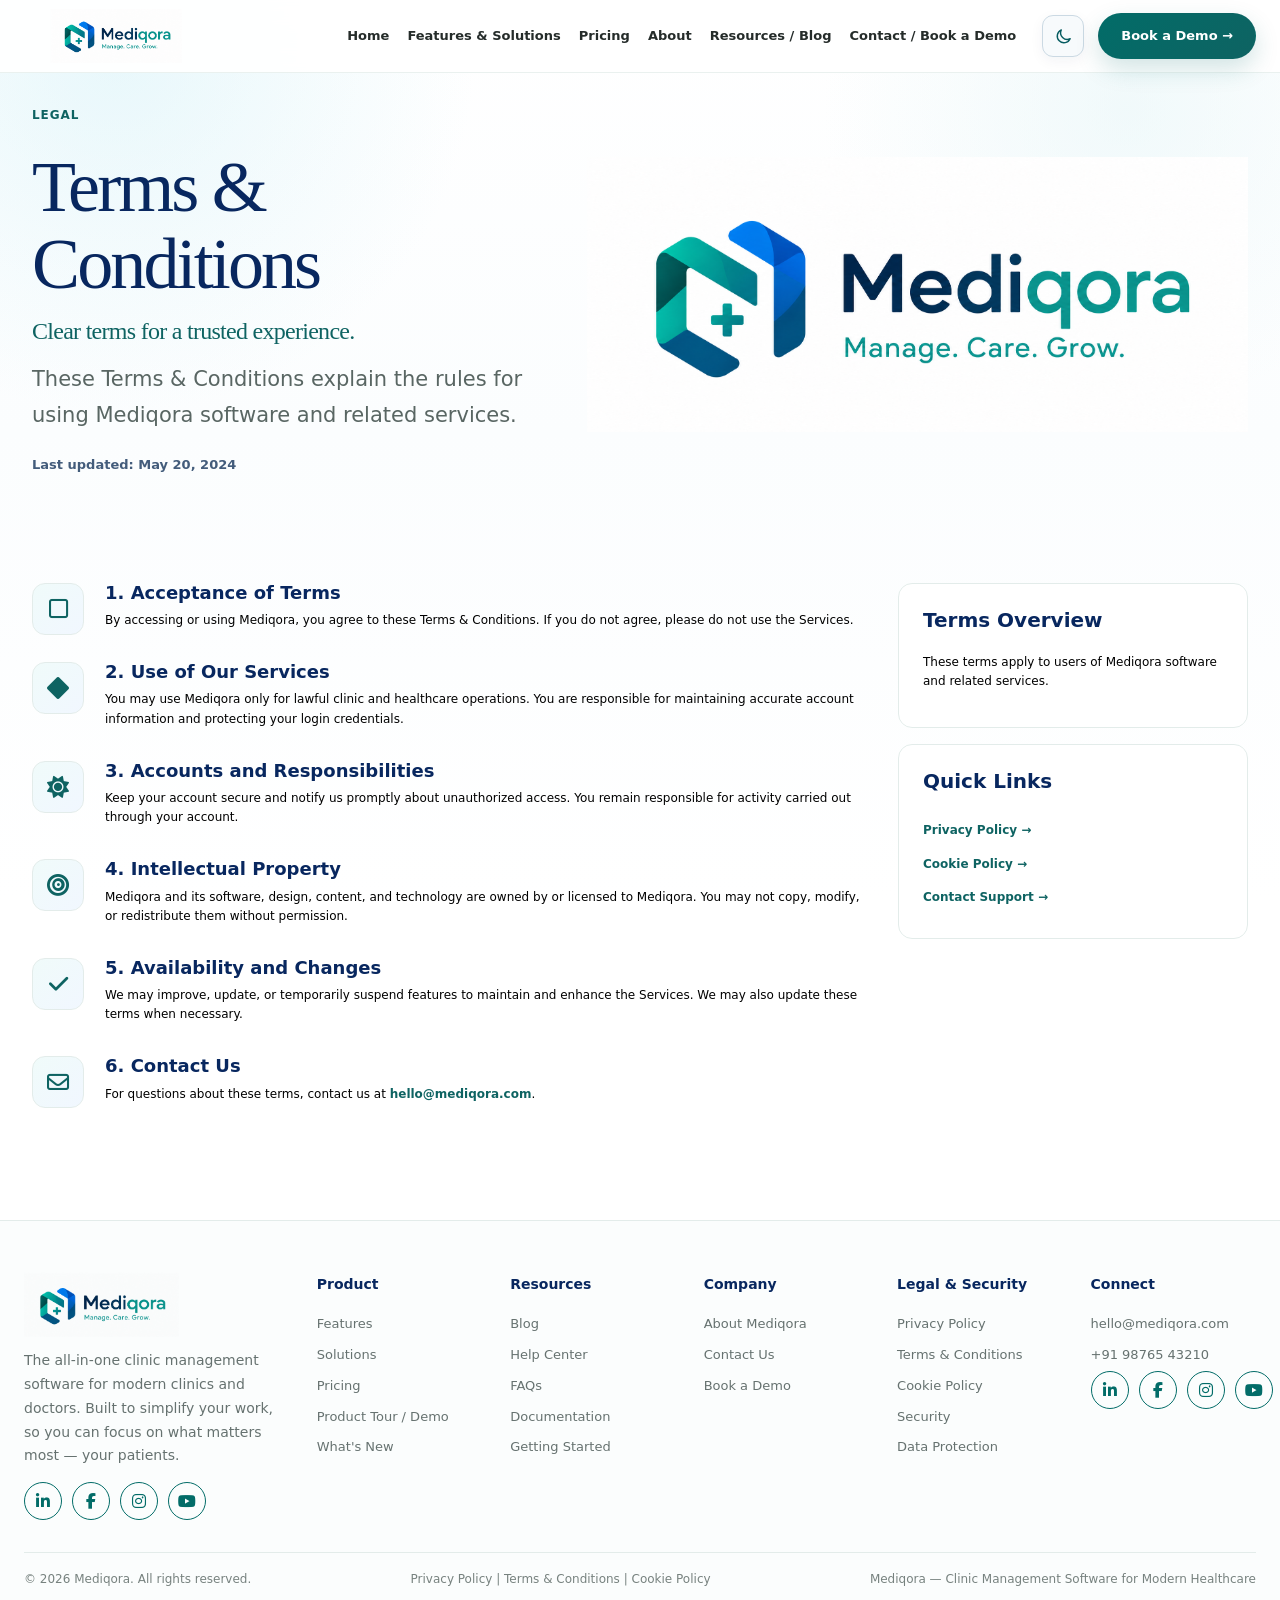
<file: terms.html>
<!doctype html>
<html lang="en">
  <head>
    <meta charset="utf-8" />
    <meta name="viewport" content="width=device-width,initial-scale=1" />
    <title>Terms &amp; Conditions - Mediqora</title>
    <link rel="stylesheet" href="css/policypage.css" />
    <script defer src="js/script.js"></script>
  </head>
  <body>
    <div data-header></div>
    <main>
      <section class="container hero-split policy-hero">
        <div class="hero-copy reveal">
          <span class="eyebrow">Legal</span>
          <h1>Terms &amp; Conditions</h1>
          <h2 class="policy-sub">Clear terms for a trusted experience.</h2>
          <p class="lead">
            These Terms &amp; Conditions explain the rules for using Mediqora
            software and related services.
          </p>
          <p class="last-updated">Last updated: May 20, 2024</p>
        </div>
        <div class="contact-hero-image reveal">
          <img src="assets/logo.png" alt="Mediqora Contact Banner" />
        </div>
      </section>
      <section class="container section policy-layout">
        <article class="policy-content reveal">
          <section>
            <span class="policy-icon"><i class="fa-regular fa-square"></i></span>
            <div>
              <h2>1. Acceptance of Terms</h2>
              <p>
                By accessing or using Mediqora, you agree to these Terms &amp;
                Conditions. If you do not agree, please do not use the Services.
              </p>
            </div>
          </section>
          <section>
            <span class="policy-icon"><i class="fa-solid fa-diamond"></i></span>
            <div>
              <h2>2. Use of Our Services</h2>
              <p>
                You may use Mediqora only for lawful clinic and healthcare
                operations. You are responsible for maintaining accurate account
                information and protecting your login credentials.
              </p>
            </div>
          </section>
          <section>
            <span class="policy-icon"><i class="fa-solid fa-sun"></i></span>
            <div>
              <h2>3. Accounts and Responsibilities</h2>
              <p>
                Keep your account secure and notify us promptly about
                unauthorized access. You remain responsible for activity carried
                out through your account.
              </p>
            </div>
          </section>
          <section>
            <span class="policy-icon"><i class="fa-solid fa-bullseye"></i>
</span>
            <div>
              <h2>4. Intellectual Property</h2>
              <p>
                Mediqora and its software, design, content, and technology are
                owned by or licensed to Mediqora. You may not copy, modify, or
                redistribute them without permission.
              </p>
            </div>
          </section>
          <section>
            <span class="policy-icon"><i class="fa-solid fa-check"></i></span>
            <div>
              <h2>5. Availability and Changes</h2>
              <p>
                We may improve, update, or temporarily suspend features to
                maintain and enhance the Services. We may also update these
                terms when necessary.
              </p>
            </div>
          </section>
          <section>
            <span class="policy-icon"><i class="fa-regular fa-envelope"></i></span>
            <div>
              <h2>6. Contact Us</h2>
              <p>
                For questions about these terms, contact us at
                <a href="mailto:hello@mediqora.com">hello@mediqora.com</a>.
              </p>
            </div>
          </section>
        </article>
        <aside class="policy-side reveal">
          <div class="card">
            <h3>Terms Overview</h3>
            <p>
              These terms apply to users of Mediqora software and related
              services.
            </p>
          </div>
          <div class="card quick-links">
            <h3>Quick Links</h3>
            <a href="policypage.html">Privacy Policy →</a
            ><a href="cookie-policy.html">Cookie Policy →</a
            ><a href="contactus.html">Contact Support →</a>
          </div>
        </aside>
      </section>
    </main>
    <div data-footer></div>
  </body>
</html>
</file>
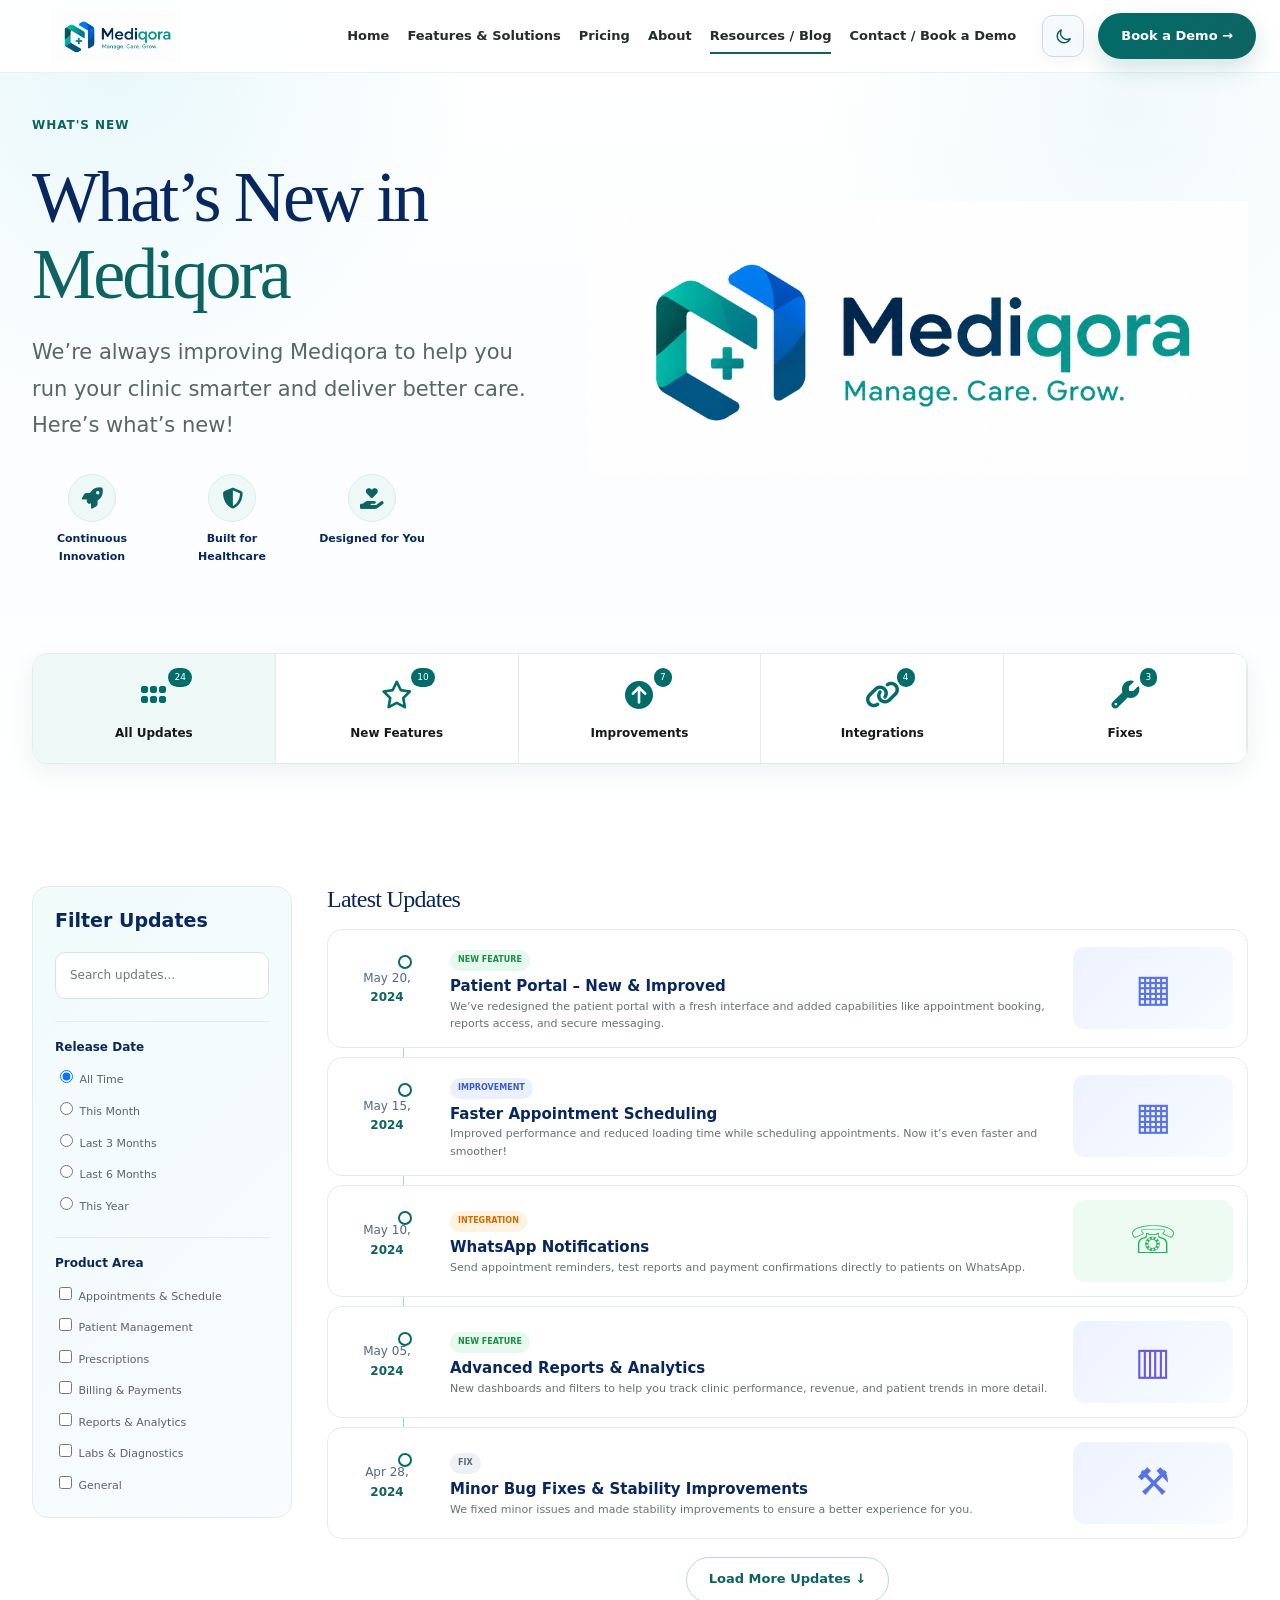
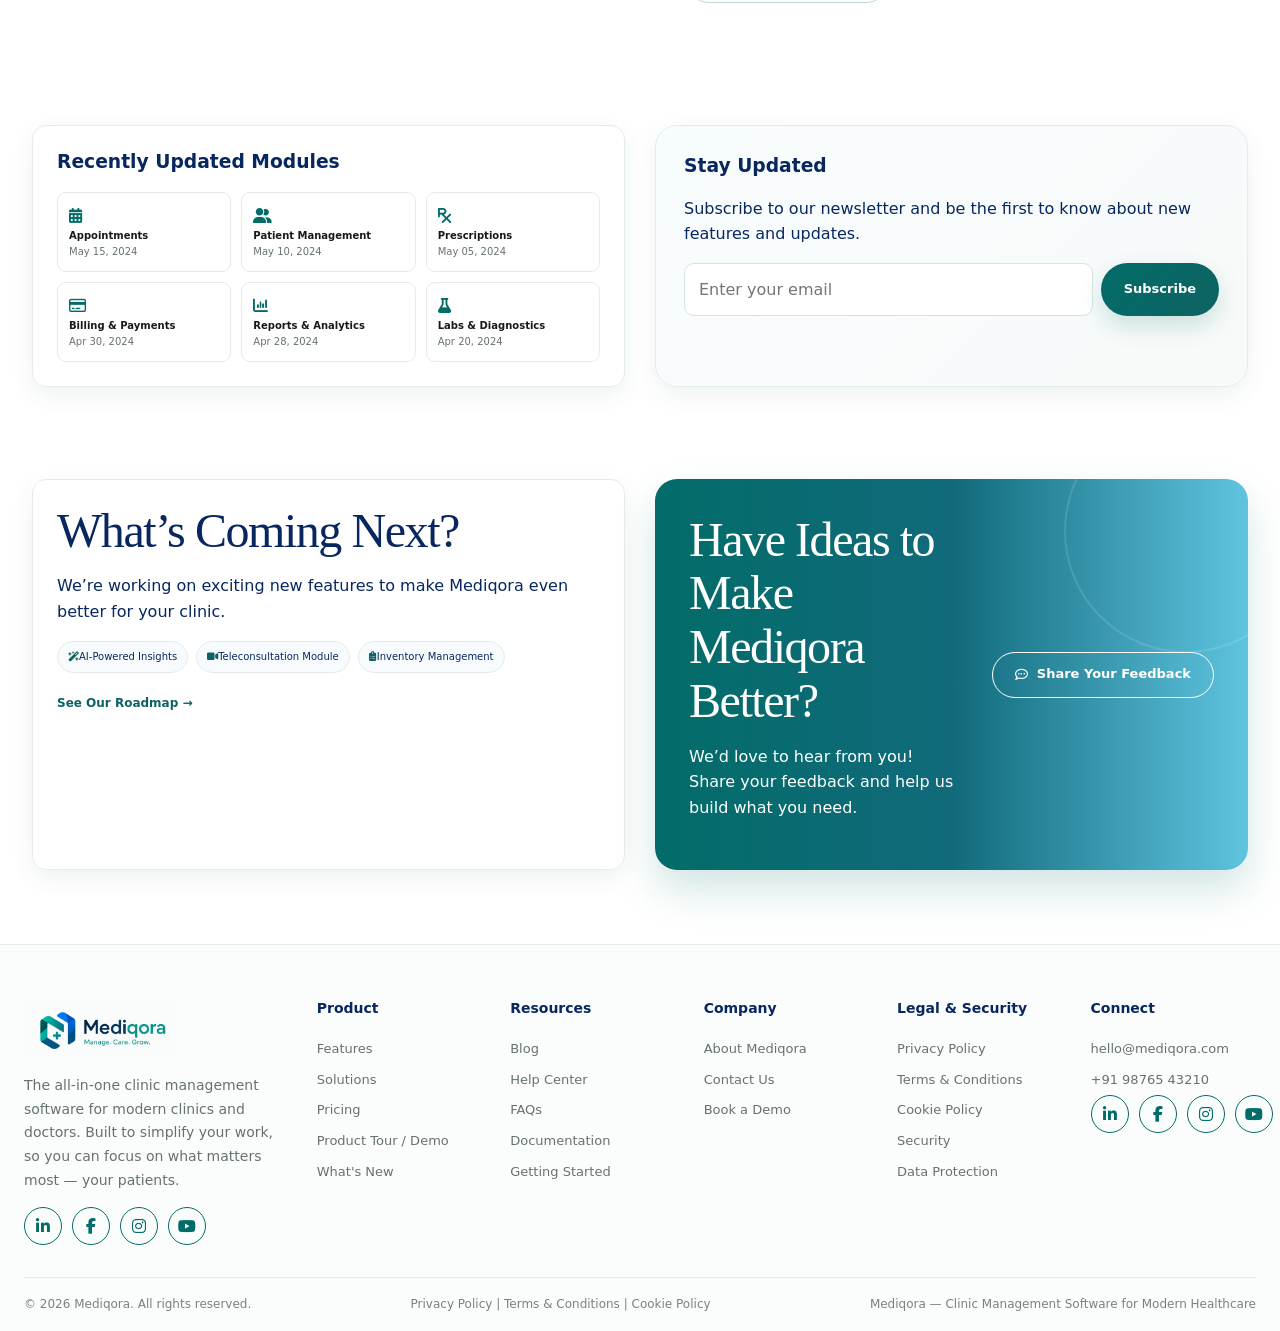
<file: updates.html>
<!doctype html>
<html lang="en">
  <head>
    <meta charset="utf-8" />
    <meta name="viewport" content="width=device-width,initial-scale=1" />
    <title>What's New — Mediqora</title>
    <link rel="stylesheet" href="css/updates.css" />
    <script defer src="js/script.js"></script>
    <link
      rel="stylesheet"
      href="https://cdnjs.cloudflare.com/ajax/libs/font-awesome/6.7.2/css/all.min.css"
    />
  </head>
  <body>
    <div data-header></div>
    <main>
      <section class="container hero-split updates-hero">
        <div class="hero-copy reveal">
          <span class="eyebrow">What's New</span>
          <h1>What’s New in<br /><span class="teal">Mediqora</span></h1>
          <p class="lead">
            We’re always improving Mediqora to help you run your clinic smarter
            and deliver better care. Here’s what’s new!
          </p>
          <div class="update-values">
            <div>
              <span class="icon"><i class="fa-solid fa-rocket"></i></span
              ><b>Continuous Innovation</b>
            </div>
            <div>
              <span class="icon"><i class="fa-solid fa-shield-halved"></i></span
              ><b>Built for Healthcare</b>
            </div>
            <div>
              <span class="icon"
                ><i class="fa-solid fa-hand-holding-heart"></i></span
              ><b>Designed for You</b>
            </div>
          </div>
        </div>
        <div class="contact-hero-image reveal">
          <img src="assets/logo.png" alt="Mediqora Contact Banner" />
        </div>
      </section>
      <section class="container section-sm reveal">
        <div class="update-tabs">
          <button class="active" data-type="all">
            <span><i class="fa-solid fa-grip"></i></span><b>All Updates</b
            ><em>24</em></button
          ><button data-type="feature">
            <span><i class="fa-regular fa-star"></i></span><b>New Features</b
            ><em>10</em></button
          ><button data-type="improvement">
            <span><i class="fa-solid fa-circle-arrow-up"></i></span
            ><b>Improvements</b><em>7</em></button
          ><button data-type="integration">
            <span><i class="fa-solid fa-link"></i></span><b>Integrations</b
            ><em>4</em></button
          ><button data-type="fix">
            <span><i class="fa-solid fa-wrench"></i></span><b>Fixes</b
            ><em>3</em>
          </button>
        </div>
      </section>
      <section class="container section updates-layout">
        <aside class="filter-panel reveal">
          <h3>Filter Updates</h3>
          <input
            class="input"
            id="updateSearch"
            placeholder="Search updates..."
          />
          <div class="filter-group">
            <b>Release Date</b
            ><label
              ><input type="radio" name="date" value="all" checked /> All
              Time</label
            ><label
              ><input type="radio" name="date" value="month" /> This
              Month</label
            ><label
              ><input type="radio" name="date" value="3m" /> Last 3
              Months</label
            ><label
              ><input type="radio" name="date" value="6m" /> Last 6
              Months</label
            ><label
              ><input type="radio" name="date" value="year" /> This Year</label
            >
          </div>
          <div class="filter-group">
            <b>Product Area</b
            ><label
              ><input
                class="area-filter"
                type="checkbox"
                value="appointments"
              />
              Appointments & Schedule</label
            ><label
              ><input class="area-filter" type="checkbox" value="patients" />
              Patient Management</label
            ><label
              ><input
                class="area-filter"
                type="checkbox"
                value="prescriptions"
              />
              Prescriptions</label
            ><label
              ><input class="area-filter" type="checkbox" value="billing" />
              Billing & Payments</label
            ><label
              ><input class="area-filter" type="checkbox" value="reports" />
              Reports & Analytics</label
            ><label
              ><input class="area-filter" type="checkbox" value="labs" /> Labs &
              Diagnostics</label
            ><label
              ><input class="area-filter" type="checkbox" value="general" />
              General</label
            >
          </div>
        </aside>
        <div class="updates-main reveal">
          <h2>Latest Updates</h2>
          <div id="updatesList" class="timeline-updates">
            <article
              class="update-item"
              data-type="feature"
              data-area="patients"
              data-date="2024-05-20"
            >
              <time>May 20,<br /><b>2024</b></time>
              <div>
                <span class="tag feature">New Feature</span>
                <h3>Patient Portal – New & Improved</h3>
                <p>
                  We’ve redesigned the patient portal with a fresh interface and
                  added capabilities like appointment booking, reports access,
                  and secure messaging.
                </p>
              </div>
              <div class="update-art portal">▦</div>
            </article>
            <article
              class="update-item"
              data-type="improvement"
              data-area="appointments"
              data-date="2024-05-15"
            >
              <time>May 15,<br /><b>2024</b></time>
              <div>
                <span class="tag improvement">Improvement</span>
                <h3>Faster Appointment Scheduling</h3>
                <p>
                  Improved performance and reduced loading time while scheduling
                  appointments. Now it’s even faster and smoother!
                </p>
              </div>
              <div class="update-art">▦</div>
            </article>
            <article
              class="update-item"
              data-type="integration"
              data-area="general"
              data-date="2024-05-10"
            >
              <time>May 10,<br /><b>2024</b></time>
              <div>
                <span class="tag integration">Integration</span>
                <h3>WhatsApp Notifications</h3>
                <p>
                  Send appointment reminders, test reports and payment
                  confirmations directly to patients on WhatsApp.
                </p>
              </div>
              <div class="update-art whatsapp">☏</div>
            </article>
            <article
              class="update-item"
              data-type="feature"
              data-area="reports"
              data-date="2024-05-05"
            >
              <time>May 05,<br /><b>2024</b></time>
              <div>
                <span class="tag feature">New Feature</span>
                <h3>Advanced Reports & Analytics</h3>
                <p>
                  New dashboards and filters to help you track clinic
                  performance, revenue, and patient trends in more detail.
                </p>
              </div>
              <div class="update-art chart">▥</div>
            </article>
            <article
              class="update-item"
              data-type="fix"
              data-area="general"
              data-date="2024-04-28"
            >
              <time>Apr 28,<br /><b>2024</b></time>
              <div>
                <span class="tag fix">Fix</span>
                <h3>Minor Bug Fixes & Stability Improvements</h3>
                <p>
                  We fixed minor issues and made stability improvements to
                  ensure a better experience for you.
                </p>
              </div>
              <div class="update-art">⚒</div>
            </article>
          </div>
          <div class="notice error" id="updateEmpty">
            No updates match the selected filters.
          </div>
          <button class="btn btn-secondary load-more" id="loadMore">
            Load More Updates ↓
          </button>
        </div>
      </section>
      <section class="container section-sm">
        <div class="grid-2">
          <div class="card reveal">
            <h3>Recently Updated Modules</h3>
            <div class="module-grid">
              <p>
                <i class="fa-solid fa-calendar-days"></i><b>Appointments</b
                ><span>May 15, 2024</span>
              </p>
              <p>
                <i class="fa-solid fa-user-group"></i><b>Patient Management</b
                ><span>May 10, 2024</span>
              </p>
              <p>
                <i class="fa-solid fa-prescription"></i> <b>Prescriptions</b
                ><span>May 05, 2024</span>
              </p>
              <p>
                <i class="fa-regular fa-credit-card"></i
                ><b>Billing & Payments</b><span>Apr 30, 2024</span>
              </p>
              <p>
                <i class="fa-solid fa-chart-column"></i
                ><b>Reports & Analytics</b><span>Apr 28, 2024</span>
              </p>
              <p>
                <i class="fa-solid fa-flask"></i><b>Labs & Diagnostics</b
                ><span>Apr 20, 2024</span>
              </p>
            </div>
          </div>
          <div class="soft-card reveal">
            <h3>Stay Updated</h3>
            <p>
              Subscribe to our newsletter and be the first to know about new
              features and updates.
            </p>
            <form id="updatesSubscribe">
              <input
                class="input"
                type="email"
                required
                placeholder="Enter your email"
              /><button class="btn btn-primary">Subscribe</button>
            </form>
            <div class="notice success" id="updatesSubscribed">
              You're subscribed to product updates!
            </div>
          </div>
        </div>
      </section>
      <section class="container section-sm">
        <div class="grid-2">
          <div class="card reveal">
            <h2>What’s Coming Next?</h2>
            <p>
              We’re working on exciting new features to make Mediqora even
              better for your clinic.
            </p>
            <div class="roadmap-tags">
              <span><i class="fa-solid fa-wand-magic-sparkles" style="color: var(--teal-dark);"></i>AI-Powered Insights</span
              ><span><i class="fa-solid fa-video" style="color: var(--teal-dark);"></i>Teleconsultation Module</span
              ><span><i class="fa-solid fa-clipboard-list" style="color: var(--teal-dark);"></i>Inventory Management</span>
            </div>
            <a href="#">See Our Roadmap →</a>
          </div>
          <div class="cta reveal">
            <div class="cta-inner">
              <div>
                <h2>Have Ideas to Make Mediqora Better?</h2>
                <p>
                  We’d love to hear from you! Share your feedback and help us
                  build what you need.
                </p>
              </div>
              <a
                class="btn btn-ghost"
                style="color: white; border-color: white"
                href="contactus.html"
                ><i class="fa-regular fa-comment-dots"></i>Share Your Feedback</a
              >
            </div>
          </div>
        </div>
      </section>
    </main>
    <div data-footer></div>
  </body>
</html>
</file>
<file: css/bookdemo.css>
:root {
  --navy: #161a18;
  --navy-2: #263330;
  --teal: #026c68;
  --teal-dark: #0e6362;
  --teal-soft: #eef8f7;
  --blue: #5fc4e0;
  --blue-soft: #edf7fc;
  --purple: #7180b3;
  --orange: #ef9a49;
  --ink: #08275f;
  --muted: #667270;
  --line: #e3ecea;
  --panel: #ffffff;
  --soft: #f8fbfb;
  --shadow: 0 18px 50px rgba(4, 76, 75, 0.09);
  --shadow-sm: 0 8px 24px rgba(4, 76, 75, 0.07);
  --radius: 22px;
  --radius-sm: 14px;
  --max: 1240px;
}
* {
  box-sizing: border-box;
}
html {
  scroll-behavior: smooth;
}
body {
  margin: 0;
  color: var(--ink);
  background: #fff;
  font-family:
    Inter,
    ui-sans-serif,
    system-ui,
    -apple-system,
    BlinkMacSystemFont,
    "Segoe UI",
    sans-serif;
  line-height: 1.6;
  -webkit-font-smoothing: antialiased;
}
body::before {
  content: "";
  position: fixed;
  inset: 0;
  z-index: -2;
  background:
    radial-gradient(
      circle at 12% 7%,
      rgba(74, 194, 223, 0.11),
      transparent 23%
    ),
    radial-gradient(circle at 89% 9%, rgba(38, 190, 171, 0.1), transparent 20%),
    linear-gradient(180deg, #fff 0%, #fbfdfe 48%, #fff 100%);
}
a {
  color: inherit;
  text-decoration: none;
}
img {
  max-width: 100%;
  display: block;
}
button,
input,
select,
textarea {
  font: inherit;
  color: inherit;
}
button {
  cursor: pointer;
}
.container {
  width: min(calc(100% - 40px), var(--max));
  margin: auto;
}
.section {
  padding: 76px 0;
}
.section-sm {
  padding: 46px 0;
}
.eyebrow {
  display: inline-flex;
  align-items: center;
  gap: 8px;
  padding: 6px 11px;
  border-radius: 999px;
  background: var(--teal-soft);
  color: var(--teal-dark);
  font-weight: 800;
  font-size: 12px;
  letter-spacing: 0.04em;
  text-transform: uppercase;
}
.eyebrow::before {
  content: "";
  width: 7px;
  height: 7px;
  border-radius: 50%;
  background: var(--teal);
}
h1,
h2,
h3,
h4,
p {
  margin-top: 0;
}
h1 {
  font-size: clamp(42px, 6vw, 72px);
  line-height: 1.06;
  letter-spacing: -0.04em;
  color: var(--navy);
  margin-bottom: 22px;
}
h2 {
  font-size: clamp(30px, 4vw, 48px);
  line-height: 1.12;
  letter-spacing: -0.03em;
  color: var(--navy);
  margin-bottom: 16px;
}
h3 {
  line-height: 1.25;
  color: var(--navy);
}
.lead {
  font-size: clamp(17px, 2vw, 21px);
  color: #596663;
  line-height: 1.75;
  max-width: 670px;
}
.teal {
  color: var(--teal);
}
.muted {
  color: var(--muted);
}
.center {
  text-align: center;
}
.center .lead {
  margin-left: auto;
  margin-right: auto;
}
.stack {
  display: grid;
  gap: 18px;
}
.grid-2 {
  display: grid;
  grid-template-columns: repeat(2, minmax(0, 1fr));
  gap: 30px;
}
.grid-3 {
  display: grid;
  grid-template-columns: repeat(3, minmax(0, 1fr));
  gap: 22px;
}
.grid-4 {
  display: grid;
  grid-template-columns: repeat(4, minmax(0, 1fr));
  gap: 18px;
}
.grid-5 {
  display: grid;
  grid-template-columns: repeat(5, minmax(0, 1fr));
  gap: 16px;
}
.card {
  background: rgba(255, 255, 255, 0.95);
  border: 1px solid var(--line);
  border-radius: var(--radius-sm);
  box-shadow: var(--shadow-sm);
  padding: 24px;
}
.soft-card {
  background: linear-gradient(135deg, #f7fcfd, #f4f9ff);
  border: 1px solid var(--line);
  border-radius: var(--radius);
  padding: 28px;
}
.icon {
  width: 48px;
  height: 48px;
  border-radius: 50%;
  display: inline-grid;
  place-items: center;
  background: var(--teal-soft);
  color: var(--teal-dark);
  font-size: 21px;
  font-weight: 800;
  border: 1px solid rgba(0, 167, 157, 0.12);
}
.icon i {
  font-size: 20px;
  line-height: 1;
}
.icon.blue {
  background: var(--blue-soft);
  color: var(--blue);
}
.icon.purple {
  background: #f4efff;
  color: var(--purple);
}
.icon.orange {
  background: #fff2e8;
  color: #ef7f22;
}
.btn {
  display: inline-flex;
  align-items: center;
  justify-content: center;
  gap: 9px;
  min-height: 48px;
  padding: 0 22px;
  border-radius: 12px;
  border: 1px solid transparent;
  font-weight: 800;
  transition: 0.25s ease;
  white-space: nowrap;
}
.btn:hover {
  transform: translateY(-2px);
}
.btn-primary {
  background: linear-gradient(135deg, #026c68, #008a84);
  color: #fff;
  box-shadow: 0 12px 24px rgba(0, 167, 157, 0.18);
}
.btn-secondary {
  background: #fff;
  border-color: #b8d9d5;
  color: var(--teal-dark);
}
.btn-navy {
  background: linear-gradient(135deg, #0b5571, #0b6a83);
  color: #fff;
}
.btn-ghost {
  background: transparent;
  border-color: #d5e3e0;
  color: var(--navy);
}
.actions {
  display: flex;
  gap: 14px;
  flex-wrap: wrap;
  align-items: center;
}
.check-list {
  list-style: none;
  padding: 0;
  margin: 24px 0 0;
  display: grid;
  gap: 13px;
}
.check-list li {
  position: relative;
  padding-left: 28px;
  color: #53625f;
}
.check-list li::before {
  content: "✓";
  position: absolute;
  left: 0;
  top: 1px;
  width: 18px;
  height: 18px;
  border-radius: 50%;
  display: grid;
  place-items: center;
  border: 1px solid var(--teal);
  color: var(--teal-dark);
  font-size: 11px;
  font-weight: 900;
}
.section-title {
  margin-bottom: 34px;
}
.section-title .eyebrow {
  margin-bottom: 14px;
}
.band {
  border: 1px solid var(--line);
  background: rgba(255, 255, 255, 0.88);
  border-radius: 18px;
  box-shadow: var(--shadow-sm);
  padding: 22px;
}
.feature-row {
  display: grid;
  grid-template-columns: repeat(auto-fit, minmax(180px, 1fr));
  gap: 0;
}
.feature-row > div {
  padding: 18px 22px;
  border-right: 1px solid var(--line);
  display: flex;
  gap: 14px;
  align-items: center;
}
.feature-row > div:last-child {
  border-right: 0;
}
.feature-row strong {
  display: block;
  color: var(--navy);
  font-size: 14px;
}
.feature-row small {
  color: var(--muted);
  display: block;
  margin-top: 3px;
}
.cta {
  padding: 34px;
  border-radius: 22px;
  background: linear-gradient(90deg, #026c68 0%, #116a7b 50%, #5fc4e0 100%);
  color: white;
  box-shadow: 0 20px 42px rgba(7, 91, 130, 0.18);
  overflow: hidden;
  position: relative;
}
.cta::after {
  content: "";
  position: absolute;
  right: -60px;
  top: -70px;
  width: 240px;
  height: 240px;
  border: 2px solid rgba(255, 255, 255, 0.12);
  border-radius: 50%;
}
.cta h2,
.cta h3,
.cta p {
  color: white;
}
.cta-inner {
  position: relative;
  z-index: 1;
  display: flex;
  justify-content: space-between;
  gap: 30px;
  align-items: center;
}
.cta .btn-secondary {
  border-color: white;
}
.reveal {
  opacity: 0;
  transform: translateY(20px);
  transition:
    opacity 0.65s ease,
    transform 0.65s ease;
}
.reveal.visible {
  opacity: 1;
  transform: none;
}
.input,
.select,
.textarea {
  width: 100%;
  border: 1px solid #cfddea;
  background: #fff;
  border-radius: 10px;
  padding: 13px 14px;
  outline: none;
  transition: 0.2s;
}
.input:focus,
.select:focus,
.textarea:focus {
  border-color: var(--teal);
  box-shadow: 0 0 0 3px rgba(0, 167, 157, 0.08);
}
.textarea {
  min-height: 130px;
  resize: vertical;
}
.field label {
  display: block;
  font-size: 13px;
  font-weight: 800;
  color: var(--navy);
  margin-bottom: 7px;
}
.form-grid {
  display: grid;
  grid-template-columns: repeat(2, minmax(0, 1fr));
  gap: 16px;
}
.notice {
  padding: 12px 14px;
  border-radius: 10px;
  font-weight: 700;
  font-size: 14px;
  display: none;
}
.notice.show {
  display: block;
}
.notice.success {
  background: #e9fbf2;
  color: #16784c;
}
.notice.error {
  background: #fff0f0;
  color: #b42318;
}

/* Header */
.site-header {
  position: sticky;
  top: 0;
  z-index: 60;
  background: rgba(255, 255, 255, 0.88);
  -webkit-backdrop-filter: blur(14px);
  backdrop-filter: blur(14px);
  border-bottom: 1px solid rgba(219, 231, 239, 0.8);
}
.header-inner {
  height: 78px;
  display: flex;
  align-items: center;
  gap: 28px;
}
.brand {
  display: flex;
  align-items: center;
  flex: 0 0 auto;
}
.brand img {
  width: 150px;
  height: 54px;
  object-fit: contain;
  object-position: left center;
  mix-blend-mode: multiply;
}
.nav {
  display: flex;
  align-items: center;
  gap: 24px;
  margin-left: auto;
}
.nav a,
.nav button {
  font-size: 14px;
  font-weight: 750;
  color: #252c2a;
  background: none;
  border: 0;
  padding: 12px 0;
  position: relative;
}
.nav > a::after,
.nav .nav-link::after {
  content: "";
  position: absolute;
  left: 0;
  right: 0;
  bottom: 4px;
  height: 2px;
  background: var(--teal);
  transform: scaleX(0);
  transition: 0.22s;
}
.nav > a:hover::after,
.nav > a.active::after,
.nav .nav-link.active::after {
  transform: scaleX(1);
}
.dropdown {
  position: relative;
}
.dropdown-menu {
  position: absolute;
  top: calc(100% + 8px);
  left: 50%;
  transform: translate(-50%, 10px);
  min-width: 220px;
  background: #fff;
  border: 1px solid var(--line);
  border-radius: 14px;
  padding: 10px;
  box-shadow: var(--shadow);
  opacity: 0;
  visibility: hidden;
  transition: 0.2s;
}
.dropdown:hover .dropdown-menu,
.dropdown:focus-within .dropdown-menu {
  opacity: 1;
  visibility: visible;
  transform: translate(-50%, 0);
}
.dropdown-menu a {
  display: block;
  padding: 10px 12px;
  border-radius: 9px;
}
.dropdown-menu a:hover {
  background: var(--teal-soft);
}
.header-cta {
  margin-left: 4px;
}
.menu-toggle {
  display: none;
  width: 44px;
  height: 44px;
  border-radius: 10px;
  border: 1px solid var(--line);
  background: #fff;
  font-size: 22px;
}

/* Footer */
.site-footer {
  margin-top: 72px;
  border-top: 1px solid var(--line);
  background: #fbfdfe;
}
.footer-main {
  padding: 52px 0 32px;
  display: grid;
  grid-template-columns: 1.6fr repeat(4, 1fr);
  gap: 34px;
}
.footer-brand img {
  width: 155px;
  mix-blend-mode: multiply;
  margin-bottom: 12px;
}
.footer-brand p {
  font-size: 14px;
  color: var(--muted);
  max-width: 300px;
}
.footer-col h4 {
  font-size: 14px;
  margin-bottom: 14px;
}
.footer-col a {
  display: block;
  color: #667270;
  font-size: 13px;
  padding: 5px 0;
}
.footer-col a:hover {
  color: var(--teal-dark);
}
.footer-bottom {
  border-top: 1px solid var(--line);
  padding: 17px 0;
  color: #77827f;
  font-size: 12px;
  display: flex;
  justify-content: space-between;
  gap: 16px;
  flex-wrap: wrap;
}

/* Dashboard mockup */
.mockup-wrap {
  position: relative;
  min-height: 430px;
  display: flex;
  align-items: center;
  justify-content: center;
  padding: 18px 0 24px;
}
.mockup-wrap::before {
  content: "";
  position: absolute;
  width: 360px;
  height: 360px;
  border-radius: 50%;
  right: 3%;
  top: 0;
  background: linear-gradient(
    135deg,
    rgba(88, 215, 207, 0.18),
    rgba(114, 188, 247, 0.16)
  );
  z-index: -1;
}
.laptop {
  width: min(100%, 690px);
  background: #111827;
  border: 8px solid #111827;
  border-radius: 16px 16px 10px 10px;
  box-shadow: 0 28px 55px rgba(15, 23, 42, 0.2);
  padding: 8px;
}
.screen {
  background: #fff;
  border-radius: 5px;
  min-height: 350px;
  padding: 15px;
  overflow: hidden;
}
.laptop::after {
  content: "";
  display: block;
  width: 104%;
  height: 13px;
  background: linear-gradient(#5a6470, #1e293b);
  border-radius: 2px 2px 12px 12px;
  margin: 8px -2% -17px;
}
.dash-top {
  display: flex;
  align-items: center;
  gap: 12px;
  padding-bottom: 12px;
  border-bottom: 1px solid #edf2f7;
}
.dash-logo {
  font-weight: 900;
  color: var(--teal-dark);
  font-size: 13px;
}
.dash-grid {
  display: grid;
  grid-template-columns: 115px 1fr;
  gap: 14px;
  margin-top: 12px;
}
.dash-side {
  display: grid;
  gap: 8px;
  align-content: start;
}
.dash-side span {
  font-size: 9px;
  padding: 7px 8px;
  border-radius: 5px;
  color: #667270;
}
.dash-side span:first-child {
  background: #eaf7f5;
  color: #0e6362;
  font-weight: 800;
}
.dash-main {
  min-width: 0;
}
.metric-grid {
  display: grid;
  grid-template-columns: repeat(4, 1fr);
  gap: 8px;
}
.metric {
  border: 1px solid #edf2f7;
  border-radius: 8px;
  padding: 10px;
  background: #fff;
  box-shadow: 0 2px 9px rgba(15, 23, 42, 0.035);
}
.metric small {
  font-size: 7px;
  color: #667270;
  display: block;
}
.metric strong {
  font-size: 15px;
  color: #161a18;
}
.mini-cols {
  display: grid;
  grid-template-columns: 1.35fr 1fr;
  gap: 10px;
  margin-top: 12px;
}
.mini-panel {
  border: 1px solid #edf2f7;
  border-radius: 8px;
  padding: 10px;
  min-height: 170px;
}
.mini-panel h4 {
  font-size: 10px;
  margin-bottom: 8px;
}
.appt {
  display: grid;
  grid-template-columns: 52px 1fr 62px;
  gap: 8px;
  align-items: center;
  font-size: 7px;
  padding: 6px 0;
  border-bottom: 1px solid #f1f5f9;
}
.status {
  padding: 3px 5px;
  border-radius: 999px;
  background: #e9fbf2;
  color: #15803d;
  text-align: center;
}
.quick {
  display: grid;
  gap: 8px;
}
.quick span {
  font-size: 8px;
  background: #f2f7ff;
  padding: 9px;
  border-radius: 6px;
  color: #355d62;
}
.phone {
  position: absolute;
  right: 1%;
  bottom: 2px;
  width: 150px;
  background: #111827;
  border: 7px solid #111827;
  border-radius: 25px;
  box-shadow: 0 22px 36px rgba(15, 23, 42, 0.24);
  padding: 7px;
  transform: rotate(0.5deg);
}
.phone::before {
  content: "";
  position: absolute;
  top: 6px;
  left: 50%;
  transform: translateX(-50%);
  width: 52px;
  height: 9px;
  border-radius: 0 0 8px 8px;
  background: #111827;
}
.phone-screen {
  background: #fff;
  border-radius: 17px;
  padding: 21px 9px 9px;
  min-height: 285px;
}
.rx {
  font-size: 8px;
  color: #334155;
}
.rx h4 {
  font-size: 10px;
}
.pill-line {
  display: flex;
  gap: 6px;
  align-items: center;
  padding: 6px 0;
  border-bottom: 1px solid #eef2f7;
}
.pill {
  width: 12px;
  height: 12px;
  border-radius: 4px;
  background: #a7f3d0;
  border: 1px solid #69c5af;
}
.pill.orange {
  background: #fed7aa;
  border-color: #fb923c;
}
.phone-actions {
  display: flex;
  gap: 3px;
  margin-top: 12px;
}
.phone-actions span {
  flex: 1;
  color: #fff;
  background: var(--teal-dark);
  font-size: 6px;
  text-align: center;
  padding: 5px 2px;
  border-radius: 3px;
}
.phone-actions span:last-child {
  background: #16a34a;
}

.hero-split {
  display: grid;
  grid-template-columns: 0.88fr 1.12fr;
  gap: 50px;
  align-items: center;
  padding: 58px 0 42px;
}
.hero-copy .eyebrow {
  margin-bottom: 18px;
}
.hero-copy .actions {
  margin-top: 28px;
}
.hero-points {
  display: flex;
  gap: 24px;
  flex-wrap: wrap;
  margin-top: 30px;
}
.hero-points span {
  font-size: 13px;
  font-weight: 750;
  color: #53625f;
  display: flex;
  align-items: center;
  gap: 8px;
}
.hero-points span::before {
  content: "✓";
  display: grid;
  place-items: center;
  width: 20px;
  height: 20px;
  border: 1px solid var(--teal);
  border-radius: 50%;
  color: var(--teal-dark);
  font-size: 11px;
}
.stats-strip {
  display: grid;
  grid-template-columns: repeat(auto-fit, minmax(150px, 1fr));
  border: 1px solid var(--line);
  border-radius: 17px;
  background: white;
  box-shadow: var(--shadow-sm);
  overflow: hidden;
}
.stats-strip > div {
  padding: 22px;
  text-align: center;
  border-right: 1px solid var(--line);
}
.stats-strip > div:last-child {
  border-right: 0;
}
.stats-strip strong {
  display: block;
  font-size: 26px;
  color: var(--navy);
}
.stats-strip span {
  font-size: 12px;
  color: var(--muted);
}

@media (max-width: 980px) {
  .grid-4,
  .grid-5 {
    grid-template-columns: repeat(2, minmax(0, 1fr));
  }
  .hero-split {
    grid-template-columns: 1fr;
    gap: 15px;
  }
  .mockup-wrap {
    min-height: 390px;
  }
  .footer-main {
    grid-template-columns: repeat(2, 1fr);
  }
  .footer-brand {
    grid-column: 1/-1;
  }
  .nav {
    position: fixed;
    left: 20px;
    right: 20px;
    top: 86px;
    display: none;
    flex-direction: column;
    align-items: stretch;
    background: #fff;
    border: 1px solid var(--line);
    border-radius: 16px;
    padding: 12px 20px;
    box-shadow: var(--shadow);
  }
  .nav.open {
    display: flex;
  }
  .nav a,
  .nav button {
    text-align: left;
  }
  .dropdown-menu {
    position: static;
    transform: none;
    display: none;
    opacity: 1;
    visibility: visible;
    box-shadow: none;
    border: 0;
    padding-left: 10px;
  }
  .dropdown.open .dropdown-menu {
    display: block;
  }
  .dropdown:hover .dropdown-menu {
    transform: none;
  }
  .header-cta {
    display: none;
  }
  .menu-toggle {
    display: block;
    margin-left: auto;
  }
  .feature-row > div:nth-child(2n) {
    border-right: 0;
  }
  .feature-row > div {
    border-bottom: 1px solid var(--line);
  }
}
@media (max-width: 680px) {
  .container {
    width: min(calc(100% - 26px), var(--max));
  }
  .section {
    padding: 54px 0;
  }
  .section-sm {
    padding: 34px 0;
  }
  .grid-2,
  .grid-3,
  .grid-4,
  .grid-5,
  .form-grid {
    grid-template-columns: 1fr;
  }
  .hero-split {
    padding-top: 40px;
  }
  .hero-copy h1 {
    font-size: 43px;
  }
  .mockup-wrap {
    min-height: 300px;
    padding-right: 18px;
  }
  .laptop {
    border-width: 5px;
    padding: 5px;
  }
  .screen {
    min-height: 255px;
    padding: 9px;
  }
  .dash-grid {
    grid-template-columns: 72px 1fr;
    gap: 6px;
  }
  .dash-side span {
    font-size: 6px;
    padding: 5px;
  }
  .metric-grid {
    grid-template-columns: repeat(2, 1fr);
  }
  .metric:nth-child(n + 3) {
    display: none;
  }
  .mini-cols {
    grid-template-columns: 1fr;
  }
  .mini-panel:last-child {
    display: none;
  }
  .mini-panel {
    min-height: 120px;
  }
  .appt {
    grid-template-columns: 38px 1fr 48px;
  }
  .phone {
    width: 95px;
    border-width: 5px;
    right: -2%;
    bottom: 0;
  }
  .phone-screen {
    min-height: 180px;
    padding: 16px 6px 6px;
  }
  .rx,
  .pill-line {
    font-size: 5px;
  }
  .phone-actions span {
    font-size: 4px;
  }
  .stats-strip {
    grid-template-columns: repeat(2, 1fr);
  }
  .stats-strip > div {
    border-bottom: 1px solid var(--line);
  }
  .cta-inner {
    flex-direction: column;
    align-items: flex-start;
  }
  .footer-main {
    grid-template-columns: 1fr 1fr;
    gap: 22px;
  }
  .brand img {
    width: 132px;
  }
  .header-inner {
    height: 70px;
  }
  .feature-row {
    grid-template-columns: 1fr;
  }
  .feature-row > div {
    border-right: 0;
  }
  .hero-points {
    gap: 12px;
  }
  .hero-points span {
    width: 100%;
  }
}

/* ===== PAGE-SPECIFIC STYLES ===== */
.demo-hero {
  padding-top: 40px;
}
.demo-benefits {
  display: grid;
  grid-template-columns: repeat(4, 1fr);
  gap: 14px;
  margin-top: 30px;
}
.demo-benefits div {
  text-align: center;
}
.demo-benefits .icon {
  margin: auto;
}
.demo-benefits b {
  display: block;
  font-size: 11px;
  margin-top: 8px;
}
.demo-form-shell {
  display: grid;
  grid-template-columns: 0.78fr 1.22fr;
  border: 1px solid var(--line);
  border-radius: 22px;
  overflow: hidden;
  background: #fff;
  box-shadow: var(--shadow-sm);
}
.demo-form-shell aside {
  padding: 34px;
  background: linear-gradient(135deg, var(--teal-soft), var(--blue-soft));
}
.demo-form-shell form {
  padding: 34px;
}
.aside-points {
  display: grid;
  gap: 20px;
  margin-top: 26px;
}
.aside-points article {
  display: flex;
  gap: 14px;
}
.aside-points b {
  font-size: 13px;
}
.aside-points p {
  font-size: 12px;
  color: var(--muted);
  margin: 4px 0;
}
.specialist {
  display: flex;
  align-items: center;
  gap: 14px;
  margin-top: 30px;
  padding: 15px;
  border-radius: 12px;
  background: rgba(255, 255, 255, 0.72);
}
.specialist .specialist-icon {
  width: 52px;
  height: 52px;
  flex-shrink: 0;
}
.specialist .specialist-icon i {
  font-size: 22px;
}
.specialist p {
  margin: 0;
}
.specialist strong,
.specialist b,
.specialist span {
  display: block;
  font-size: 12px;
  line-height: 1.35;
}
.specialist strong {
  color: var(--navy);
}
.specialist span {
  color: var(--muted);
}
.agree {
  display: block;
  font-size: 12px;
  color: var(--muted);
  margin: 14px 0;
}
.agree a {
  color: var(--teal-dark);
}
.submit {
  width: 100%;
}
.secure-note {
  display: block;
  text-align: center;
  color: var(--muted);
  margin-top: 10px;
}
.secure-note i,
.submit i {
  margin-right: 8px;
}
.demo-steps {
  display: grid;
  grid-template-columns: repeat(5, 1fr);
  gap: 18px;
}
.demo-steps article {
  text-align: center;
  position: relative;
}
.demo-steps article:not(:last-child)::after {
  content: "";
  position: absolute;
  top: 38px;
  left: 67%;
  width: 70%;
  border-top: 1px dashed var(--teal);
}
.demo-steps b {
  position: absolute;
  left: 10%;
  top: 26px;
  background: var(--teal);
  color: white;
  width: 24px;
  height: 24px;
  border-radius: 50%;
  display: grid;
  place-items: center;
  font-size: 11px;
}
.demo-steps .icon {
  margin: auto;
}
.demo-steps h3 {
  font-size: 18px;
  margin: 12px 0 4px;
}
.demo-steps p {
  font-size: 13px;
  color: var(--muted);
}
.demo-trust .quote {
  box-shadow: none;
}
.demo-trust article {
  border: 1px solid var(--line);
  border-radius: 15px;
  padding: 20px;
}
.demo-trust h2 {
  font-size: 32px;
}
@media (max-width: 900px) {
  .demo-form-shell {
    grid-template-columns: 1fr;
  }
  .demo-steps {
    grid-template-columns: repeat(3, 1fr);
  }
  .demo-steps article::after {
    display: none;
  }
}
@media (max-width: 600px) {
  .demo-benefits {
    grid-template-columns: repeat(2, 1fr);
  }
  .demo-form-shell aside,
  .demo-form-shell form {
    padding: 22px;
  }
  .demo-steps {
    grid-template-columns: 1fr 1fr;
  }
  .demo-steps b {
    left: 25%;
  }
}

/* ===== Shared theme layer (used by the single js/script.js) ===== */
html {
  color-scheme: light;
}
html[data-theme="dark"] {
  color-scheme: dark;
  --navy: #e8f4ff;
  --navy-2: #c9e3ff;
  --teal: #2dd4bf;
  --teal-dark: #5eead4;
  --teal-soft: #102f32;
  --blue: #60a5fa;
  --blue-soft: #12243d;
  --purple: #c4b5fd;
  --orange: #fdba74;
  --ink: #d9e7f5;
  --muted: #94a9be;
  --line: #24384b;
  --panel: #0f1c2a;
  --soft: #0b1724;
  --shadow: 0 18px 50px rgba(0, 0, 0, 0.28);
  --shadow-sm: 0 8px 24px rgba(0, 0, 0, 0.22);
}
body,
.site-header,
.site-footer,
.dropdown-menu,
.nav,
.card,
.band,
.stats-strip,
.screen,
.metric,
.phone-screen {
  transition:
    background-color 0.25s ease,
    color 0.25s ease,
    border-color 0.25s ease;
}
.header-actions {
  display: flex;
  align-items: center;
  gap: 10px;
  margin-left: 4px;
}
.theme-toggle {
  width: 42px;
  height: 42px;
  border-radius: 11px;
  border: 1px solid var(--line);
  background: var(--panel);
  color: var(--navy);
  display: grid;
  place-items: center;
  flex: 0 0 auto;
  transition: 0.22s ease;
  box-shadow: 0 4px 14px rgba(23, 49, 87, 0.05);
}
.theme-toggle:hover {
  transform: translateY(-1px);
  border-color: var(--teal);
}
.theme-toggle svg {
  width: 19px;
  height: 19px;
  fill: none;
  stroke: currentColor;
  stroke-width: 1.8;
  stroke-linecap: round;
  stroke-linejoin: round;
}
.pending-status {
  background: #fff7e6 !important;
  color: #b7791f !important;
}
[hidden] {
  display: none !important;
}
@media (max-width: 980px) {
  .header-actions {
    margin-left: auto;
  }
  .menu-toggle {
    margin-left: 0 !important;
  }
}
@media (max-width: 520px) {
  .theme-toggle {
    width: 40px;
    height: 40px;
  }
  .header-actions {
    gap: 7px;
  }
}

html[data-theme="dark"] body {
  background: #07111f;
  color: var(--ink);
}
html[data-theme="dark"] body::before {
  background:
    radial-gradient(circle at 12% 7%, rgba(45, 212, 191, 0.1), transparent 23%),
    radial-gradient(
      circle at 89% 9%,
      rgba(96, 165, 250, 0.08),
      transparent 20%
    ),
    linear-gradient(180deg, #07111f 0%, #091522 48%, #07111f 100%);
}
html[data-theme="dark"] h1,
html[data-theme="dark"] h2,
html[data-theme="dark"] h3,
html[data-theme="dark"] h4,
html[data-theme="dark"] .field label,
html[data-theme="dark"] .feature-row strong,
html[data-theme="dark"] .stats-strip strong {
  color: var(--navy);
}
html[data-theme="dark"] .lead,
html[data-theme="dark"] .check-list li,
html[data-theme="dark"] .hero-points span {
  color: #a9bed2;
}
html[data-theme="dark"] .site-header {
  background: rgba(7, 17, 31, 0.9);
  border-bottom-color: #203346;
}
html[data-theme="dark"] .nav a,
html[data-theme="dark"] .nav button {
  color: #d8e8f7;
}
html[data-theme="dark"] .dropdown-menu,
html[data-theme="dark"] .nav {
  background: #0d1b29;
}
html[data-theme="dark"] .dropdown-menu a:hover {
  background: #123038;
}
html[data-theme="dark"] .site-footer {
  background: #081521;
}
html[data-theme="dark"] .brand img,
html[data-theme="dark"] .footer-brand img {
  background: #fff;
  border-radius: 9px;
  padding: 3px;
  mix-blend-mode: normal;
}
html[data-theme="dark"] .btn-secondary {
  background: #0f1c2a;
  color: #76e4d6;
  border-color: #2b6e69;
}
html[data-theme="dark"] .btn-ghost {
  border-color: #344c63;
  color: #d8e8f7;
}
html[data-theme="dark"] .card,
html[data-theme="dark"] .band,
html[data-theme="dark"] .stats-strip,
html[data-theme="dark"] .feature-catalog,
html[data-theme="dark"] .dashboard-card,
html[data-theme="dark"] .steps article,
html[data-theme="dark"] .quote,
html[data-theme="dark"] .mission,
html[data-theme="dark"] .category-band,
html[data-theme="dark"] .category-band button,
html[data-theme="dark"] .demo-form-shell,
html[data-theme="dark"] .contact-shell,
html[data-theme="dark"] .faq-mini button,
html[data-theme="dark"] .docs-sidebar,
html[data-theme="dark"] .docs-right .card,
html[data-theme="dark"] .category-grid button,
html[data-theme="dark"] .faq-item,
html[data-theme="dark"] .faq-item > button,
html[data-theme="dark"] .role-card,
html[data-theme="dark"] .integration-grid,
html[data-theme="dark"] .billing-toggle,
html[data-theme="dark"] .billing-toggle button,
html[data-theme="dark"] .plan,
html[data-theme="dark"] .compare-wrap table,
html[data-theme="dark"] .tour-types button,
html[data-theme="dark"] .video-demo,
html[data-theme="dark"] .tour-modal-card,
html[data-theme="dark"] .filter-panel,
html[data-theme="dark"] .update-item,
html[data-theme="dark"] .safe-card {
  background: #0f1c2a;
  color: var(--ink);
  border-color: var(--line);
}
html[data-theme="dark"] .soft-card {
  background: linear-gradient(135deg, #0e1d2b, #0d2130);
}
html[data-theme="dark"] .input,
html[data-theme="dark"] .select,
html[data-theme="dark"] .textarea {
  background: #0a1724;
  border-color: #2b4054;
  color: #e1edf8;
}
html[data-theme="dark"] .input::placeholder,
html[data-theme="dark"] .textarea::placeholder {
  color: #6f8498;
}
html[data-theme="dark"] .screen,
html[data-theme="dark"] .metric,
html[data-theme="dark"] .phone-screen {
  background: #f8fbff;
  color: #161a18;
}
html[data-theme="dark"] .screen h3,
html[data-theme="dark"] .screen h4,
html[data-theme="dark"] .screen strong,
html[data-theme="dark"] .phone-screen h4 {
  color: #161a18;
}
html[data-theme="dark"] .workspace,
html[data-theme="dark"] .workflow,
html[data-theme="dark"] .testimonials,
html[data-theme="dark"] .role-solutions {
  background: linear-gradient(135deg, #091724, #0b1b2a);
}
html[data-theme="dark"] .role.doctor {
  background: linear-gradient(135deg, #0d2b2b, #102521);
}
html[data-theme="dark"] .role.doctor2 {
  background: linear-gradient(135deg, #101f33, #10243b);
}
html[data-theme="dark"] .role.nurse {
  background: linear-gradient(135deg, #2b2118, #2c1d17);
}
html[data-theme="dark"] .role-copy p,
html[data-theme="dark"] .quote p {
  color: #a9bed2;
}
html[data-theme="dark"] .donut::after {
  background: #0f1c2a;
}
html[data-theme="dark"] .story-visual {
  background: linear-gradient(135deg, #102739, #0d2430);
}
html[data-theme="dark"] .category-band button:hover,
html[data-theme="dark"] .category-band button.active,
html[data-theme="dark"] .category-grid button:hover,
html[data-theme="dark"] .category-grid button.active,
html[data-theme="dark"] .faq-item.open > button,
html[data-theme="dark"] .side-group a.active,
html[data-theme="dark"] .side-group a:hover,
html[data-theme="dark"] .billing-toggle button.active,
html[data-theme="dark"] .update-tabs button:hover,
html[data-theme="dark"] .update-tabs button.active {
  background: #123038;
  color: #8ff0e2;
}
html[data-theme="dark"] .guide-list small {
  background: #132538;
}
html[data-theme="dark"] .tags button {
  background: #102d31;
  border-color: #285d5a;
  color: #8ce9dc;
}
html[data-theme="dark"] .plan.popular {
  box-shadow: 0 18px 45px rgba(45, 212, 191, 0.1);
}
html[data-theme="dark"] .compare-wrap th:nth-child(3),
html[data-theme="dark"] .compare-wrap td:nth-child(3) {
  background: #102d31;
}
html[data-theme="dark"] .tour-modal {
  background: rgba(2, 8, 17, 0.82);
}
html[data-theme="dark"] .tour-modal-card > button {
  background: #152638;
  color: #e4eff8;
}
html[data-theme="dark"] .mock-video {
  background: linear-gradient(135deg, #102739, #0b1a27);
}
html[data-theme="dark"] .update-tabs {
  background: #0b1826;
  border-color: var(--line);
}
html[data-theme="dark"] .update-tabs button {
  background: transparent;
  color: #b6c9da;
}
html[data-theme="dark"] .roadmap-tags span {
  background: #11293a;
  color: #b9d6e8;
}
html[data-theme="dark"] .faq-mini button.open {
  background: #112a34;
  color: #8ff0e2;
}
html[data-theme="dark"] hr {
  border-color: var(--line);
}

/* ===== MEDIQORA REFERENCE THEME — shared across every page ===== */
body {
  color: var(--ink);
  background: #ffffff;
}
body::before {
  background:
    radial-gradient(circle at 9% 6%, rgba(208, 240, 247, .48), transparent 25%),
    radial-gradient(circle at 88% 12%, rgba(231, 246, 248, .58), transparent 22%),
    linear-gradient(180deg, #ffffff 0%, #fbfdfe 48%, #ffffff 100%);
}
h1, h2 {
  color: var(--ink);
  font-family: Georgia, "Times New Roman", serif;
  font-weight: 500;
}
h3, h4 { color: var(--ink); }
.lead { color: #596663; }
.teal { color: var(--teal-dark); }
.eyebrow {
  background: transparent;
  color: var(--teal-dark);
  padding-left: 0;
  padding-right: 0;
  letter-spacing: .08em;
}
.eyebrow::before { display: none; }
.card, .band, .soft-card, .stats-strip {
  border-color: var(--line);
  box-shadow: var(--shadow-sm);
}
.soft-card {
  background: linear-gradient(135deg, #f7fcfd, #f7faf9);
}
.btn {
  min-height: 46px;
  border-radius: 999px;
  padding: 0 22px;
  font-size: 13px;
}
.btn-primary {
  background: linear-gradient(135deg, #026c68, #0e6362);
  box-shadow: 0 10px 24px rgba(2, 108, 104, .18);
}
.btn-secondary {
  background: rgba(255,255,255,.92);
  border-color: #b8d9d5;
  color: var(--teal-dark);
}
.btn-navy {
  background: linear-gradient(135deg, #0e6362, #075c61);
}
.btn-ghost {
  border-color: #d5e3e0;
  color: var(--ink);
}
.icon {
  background: var(--teal-soft);
  color: var(--teal-dark);
  border-color: #d7ece9;
}
.icon.blue {
  background: var(--blue-soft);
  color: var(--blue);
}
.site-header {
  background: rgba(255,255,255,.92);
  border-bottom-color: rgba(227,236,234,.75);
}
.header-inner { height: 72px; }
.nav { gap: 22px; }
.nav a, .nav button { color: #252c2a; font-size: 13px; }
.nav > a::after, .nav .nav-link::after { background: var(--teal-dark); }
.dropdown-menu {
  border-color: var(--line);
  box-shadow: var(--shadow);
}
.dropdown-menu a:hover { background: var(--teal-soft); }
.theme-toggle {
  background: rgba(255,255,255,.9);
  border-color: var(--line);
  color: var(--ink);
}
.site-footer {
  background: #fbfdfd;
  border-top-color: var(--line);
}
.footer-col a, .footer-brand p, .footer-bottom { color: var(--muted); }
.footer-col a:hover { color: var(--teal-dark); }
.check-list li { color: #53625f; }
.check-list li::before { border-color: var(--teal); color: var(--teal-dark); }
.input, .select, .textarea {
  border-color: #d8e4e2;
  background: rgba(255,255,255,.96);
}
.input:focus, .select:focus, .textarea:focus {
  border-color: var(--teal);
  box-shadow: 0 0 0 3px rgba(2,108,104,.08);
}
.cta {
  background: linear-gradient(90deg, #026c68 0%, #116a7b 50%, #5fc4e0 100%);
  box-shadow: 0 20px 42px rgba(5, 111, 106, .18);
}

/* Flat dashboard preview from the supplied reference (no black laptop frame). */
.mockup-wrap {
  min-height: 360px;
  padding: 8px 0 18px;
}
.mockup-wrap::before {
  width: 430px;
  height: 300px;
  border-radius: 48% 52% 42% 58%;
  right: -2%;
  top: 16px;
  background: linear-gradient(135deg, rgba(219,244,248,.7), rgba(239,248,252,.34));
}
.laptop {
  width: min(100%, 760px);
  background: transparent;
  border: 0;
  border-radius: 20px;
  box-shadow: none;
  padding: 0;
}
.laptop::after { display: none; }
.screen {
  background: #fff;
  border-radius: 18px;
  min-height: 340px;
  border: 1px solid var(--line);
  box-shadow: 0 18px 50px rgba(4,76,75,.12);
  padding: 16px;
}
.phone { display: none; }
.dash-logo { color: var(--teal-dark); }
.dash-side span:first-child {
  background: #eaf7f5;
  color: var(--teal-dark);
}
.metric strong { color: var(--ink); }
.quick span { background: #f2f8fa; color: #355d62; }
.status { background: #eaf7f2; color: #287355; }
.pending-status { background: #fff4e8 !important; color: #b96d24 !important; }

@media (max-width: 980px) {
  .nav { background: #fff; }
}


/* Compact header logo treatment to match the reference header. */
.site-header .brand img {
  width: 132px;
  height: 34px;
  object-fit: cover;
  object-position: center 34%;
  mix-blend-mode: multiply;
}

/* Migrated from responsive.css */
/* Shared responsive system: 320px through large desktop */
:root {
  --responsive-gutter: clamp(13px, 3vw, 42px);
}

html,
body {
  max-width: 100%;
  overflow-x: hidden;
}

.container {
  width: min(calc(100% - (var(--responsive-gutter) * 2)), var(--max));
  max-width: var(--max);
}

img,
video,
iframe,
svg {
  max-width: 100%;
}

input,
select,
textarea,
button {
  max-width: 100%;
}

@media (min-width: 1400px) {
  .container {
    width: min(calc(100% - 84px), var(--max));
  }
}

@media (max-width: 1399px) {
  .container {
    width: min(calc(100% - 64px), var(--max));
  }

  .hero-split {
    gap: 36px;
  }

  .catalog-grid {
    grid-template-columns: repeat(4, minmax(0, 1fr));
  }
}

@media (max-width: 1199px) {
  .container {
    width: min(calc(100% - 48px), var(--max));
  }

  .grid-4,
  .grid-5 {
    grid-template-columns: repeat(3, minmax(0, 1fr));
  }

  .table-wrap,
  .comparison-table,
  .pricing-table,
  .data-table {
    overflow-x: auto;
    max-width: 100%;
  }
}

@media (max-width: 991px) {
  .container {
    width: min(calc(100% - 36px), var(--max));
  }

  .hero-split,
  .workflow-grid,
  .contact-grid,
  .about-grid,
  .pricing-layout,
  .documentation-layout,
  .blog-layout {
    grid-template-columns: 1fr;
  }

  .grid-4,
  .grid-5 {
    grid-template-columns: repeat(2, minmax(0, 1fr));
  }

  .cta-inner {
    align-items: flex-start;
  }

  .feature-row > div:nth-child(2n) {
    border-right: 0;
  }
}

@media (max-width: 767px) {
  .container {
    width: min(calc(100% - 28px), var(--max));
  }

  .section {
    padding: 42px 0;
  }

  .section-sm {
    padding: 28px 0;
  }

  .grid-2,
  .grid-3,
  .grid-4,
  .grid-5,
  .form-grid,
  .catalog-grid,
  .role-cards-grid,
  .steps,
  .benefits {
    grid-template-columns: 1fr;
  }

  h1 {
    font-size: clamp(36px, 10vw, 52px);
  }

  h2 {
    font-size: clamp(28px, 8vw, 40px);
  }

  .lead {
    font-size: 16px;
    line-height: 1.6;
  }

  .hero-split {
    gap: 18px;
    padding: 36px 0 28px;
  }

  .actions {
    align-items: stretch;
    flex-direction: column;
  }

  .actions .btn,
  .cta .btn {
    width: 100%;
  }

  .mockup-wrap {
    min-height: 280px;
    padding: 12px 12px 22px 0;
  }

  .laptop {
    border-width: 5px;
    padding: 5px;
  }

  .screen {
    min-height: 220px;
    padding: 8px;
  }

  .dash-grid {
    grid-template-columns: 70px minmax(0, 1fr);
    gap: 6px;
  }

  .dash-side span {
    font-size: 6px;
    padding: 5px;
  }

  .metric-grid {
    grid-template-columns: repeat(2, minmax(0, 1fr));
  }

  .metric:nth-child(n + 3) {
    display: none;
  }

  .mini-cols {
    grid-template-columns: 1fr;
  }

  .mini-panel:last-child {
    display: none;
  }

  .phone {
    width: 92px;
    right: -2%;
    bottom: 0;
    border-width: 5px;
  }

  .phone-screen {
    min-height: 175px;
    padding: 15px 6px 6px;
  }

  .stats-strip {
    grid-template-columns: repeat(2, minmax(0, 1fr));
  }

  .stats-strip > div {
    border-bottom: 1px solid var(--line);
    padding: 16px 10px;
  }

  .cta-inner {
    flex-direction: column;
  }

  .feature-row {
    grid-template-columns: 1fr;
  }

  .feature-row > div {
    border-right: 0;
  }

  .hero-points {
    gap: 10px;
  }

  .hero-points span {
    width: 100%;
  }

  .card,
  .soft-card,
  .band,
  .feature-catalog {
    padding: 18px;
  }
}

@media (max-width: 575px) {
  .container {
    width: calc(100% - 24px);
  }

  .feature-catalog h2 {
    font-size: 25px;
  }

  .stats-strip strong {
    font-size: 22px;
  }
}

@media (max-width: 374px) {
  .container {
    width: calc(100% - 20px);
  }

  .section {
    padding: 34px 0;
  }

  .section-sm {
    padding: 22px 0;
  }

  h1 {
    font-size: 35px;
  }

  h2 {
    font-size: 27px;
  }

  .eyebrow {
    font-size: 10px;
    padding: 5px 8px;
  }

  .feature-catalog,
  .card,
  .soft-card,
  .band {
    padding: 14px;
  }

  .mockup-wrap {
    min-height: 230px;
    padding-right: 8px;
  }

  .phone {
    width: 78px;
  }

  .screen {
    min-height: 180px;
  }

  .dash-grid {
    grid-template-columns: 56px minmax(0, 1fr);
  }

  .dash-side span {
    font-size: 5px;
    padding: 4px 3px;
  }
}

/* Book Demo reference layout */
:root {
  --max: 1600px;
}

body {
  font-family: Inter, ui-sans-serif, system-ui, -apple-system, BlinkMacSystemFont, "Segoe UI", sans-serif;
}

h1,
h2 {
  font-family: inherit;
  font-size: clamp(30px, 4vw, 48px);
  line-height: 1.12;
  letter-spacing: -0.03em;
  font-family: Georgia, "Times New Roman", serif;
  font-weight: 500;
  color: var(--ink);
}
h1 {
  font-size: clamp(42px, 6vw, 72px);
  line-height: 1.06;
  letter-spacing: -0.04em;
}

.container {
  width: min(calc(100% - 84px), var(--max));
  max-width: var(--max);
}

.section {
  padding: 26px 0;
}

.section-sm {
  padding: 16px 0;
}

.demo-hero {
  grid-template-columns: 0.88fr 1.12fr;
  gap: 36px;
  padding: 28px 0 18px;
}

.demo-hero h1 {
  font-size: clamp(42px, 5vw, 64px);
}

.demo-hero .lead {
  font-size: 16px;
  line-height: 1.6;
}

.mockup-wrap {
  min-height: 430px;
  padding: 18px 0 24px;
}

.mockup-wrap::before {
  width: 360px;
  height: 360px;
  border-radius: 50%;
  right: 3%;
  top: 0;
  background: linear-gradient(135deg, rgba(88, 215, 207, 0.18), rgba(114, 188, 247, 0.16));
}

.laptop {
  width: min(100%, 690px);
  background: #111827;
  border: 8px solid #111827;
  border-radius: 16px 16px 10px 10px;
  box-shadow: 0 28px 55px rgba(15, 23, 42, 0.2);
  padding: 8px;
}

.laptop::after {
  display: block;
}

.screen {
  min-height: 350px;
  border-radius: 5px;
  padding: 15px;
}

.phone {
  display: block;
}

.demo-benefits .icon,
.feature-row .icon,
.demo-steps .icon {
  aspect-ratio: 1 / 1;
  flex-shrink: 0;
}

@media (min-width: 768px) and (max-width: 1199px) {
  .container {
    width: min(calc(100% - 36px), var(--max));
  }

  .demo-hero {
    grid-template-columns: 0.85fr 1.15fr;
    gap: 20px;
  }

  .demo-hero h1 {
    font-size: 42px;
  }

  .demo-hero .lead {
    font-size: 13px;
  }

  .mockup-wrap {
    min-height: 300px;
  }

  .laptop {
    width: min(100%, 520px);
    border-width: 5px;
    padding: 5px;
  }

  .screen {
    min-height: 250px;
    padding: 9px;
  }

  .phone {
    width: 105px;
    border-width: 5px;
  }

  .feature-row {
    grid-template-columns: repeat(5, minmax(0, 1fr));
  }

  .feature-row > div {
    padding: 12px 8px;
    gap: 7px;
  }

  .feature-row .icon {
    width: 34px;
    height: 34px;
    min-width: 34px;
    min-height: 34px;
    flex-basis: 34px;
    font-size: 15px;
  }

  .feature-row strong {
    font-size: 10px;
  }

  .feature-row small {
    font-size: 9px;
    line-height: 1.35;
  }

  .demo-form-shell {
    grid-template-columns: 0.78fr 1.22fr;
  }

  .demo-form-shell aside,
  .demo-form-shell form {
    padding: 22px;
  }

  .demo-form-shell .form-grid {
    grid-template-columns: repeat(2, minmax(0, 1fr));
  }

  .demo-steps {
    grid-template-columns: repeat(5, 1fr);
  }
}

@media (max-width: 767px) {
  .container {
    width: min(calc(100% - 28px), var(--max));
  }

  .section {
    padding: 42px 0;
  }

  .section-sm {
    padding: 28px 0;
  }

  .demo-hero {
    grid-template-columns: 1fr;
    gap: 18px;
  }

  .demo-hero h1 {
    font-size: 43px;
  }

  .demo-hero .hero-copy {
    order: 0;
  }

  .demo-hero > :not(.hero-copy) {
    order: 1;
  }

  .mockup-wrap {
    min-height: 280px;
    padding: 12px 12px 22px 0;
  }

  .laptop {
    border-width: 5px;
    padding: 5px;
  }

  .screen {
    min-height: 220px;
    padding: 8px;
  }

  .phone {
    width: 92px;
    right: -2%;
    bottom: 0;
    border-width: 5px;
  }
}
</file>
<file: css/policypage.css>
:root {
  --navy: #161a18;
  --navy-2: #263330;
  --teal: #026c68;
  --teal-dark: #0e6362;
  --teal-soft: #eef8f7;
  --blue: #5fc4e0;
  --blue-soft: #edf7fc;
  --purple: #7180b3;
  --orange: #ef9a49;
  --ink: #08275f;
  --muted: #667270;
  --line: #e3ecea;
  --panel: #ffffff;
  --soft: #f8fbfb;
  --shadow: 0 18px 50px rgba(4, 76, 75, 0.09);
  --shadow-sm: 0 8px 24px rgba(4, 76, 75, 0.07);
  --radius: 22px;
  --radius-sm: 14px;
  --max: 1600px;
}
* {
  box-sizing: border-box;
}
html {
  scroll-behavior: smooth;
}
body {
  margin: 0;
  color: var(--ink);
  background: #fff;
  font-family:
    Inter,
    ui-sans-serif,
    system-ui,
    -apple-system,
    BlinkMacSystemFont,
    "Segoe UI",
    sans-serif;
  line-height: 1.6;
  -webkit-font-smoothing: antialiased;
}
body::before {
  content: "";
  position: fixed;
  inset: 0;
  z-index: -2;
  background:
    radial-gradient(
      circle at 12% 7%,
      rgba(74, 194, 223, 0.11),
      transparent 23%
    ),
    radial-gradient(circle at 89% 9%, rgba(38, 190, 171, 0.1), transparent 20%),
    linear-gradient(180deg, #fff 0%, #fbfdfe 48%, #fff 100%);
}
a {
  color: inherit;
  text-decoration: none;
}
img {
  max-width: 100%;
  display: block;
}
button,
input,
select,
textarea {
  font: inherit;
  color: inherit;
}
button {
  cursor: pointer;
}
.container {
  width: 1500px;
  margin: auto;
}
.section {
  padding: 76px 0;
}
.section-sm {
  padding: 46px 0;
}
.eyebrow {
  display: inline-flex;
  align-items: center;
  gap: 8px;
  padding: 6px 11px;
  border-radius: 999px;
  background: var(--teal-soft);
  color: var(--teal-dark);
  font-weight: 800;
  font-size: 12px;
  letter-spacing: 0.04em;
  text-transform: uppercase;
}
.eyebrow::before {
  content: "";
  width: 7px;
  height: 7px;
  border-radius: 50%;
  background: var(--teal);
}
h1,
h2,
h3,
h4,
p {
  margin-top: 0;
}
h1 {
  font-size: clamp(42px, 6vw, 72px);
  line-height: 1.06;
  letter-spacing: -0.04em;
  color: var(--navy);
  margin-bottom: 22px;
}
h2 {
  font-size: clamp(30px, 4vw, 48px);
  line-height: 1.12;
  letter-spacing: -0.03em;
  color: var(--navy);
  margin-bottom: 16px;
}
h3 {
  line-height: 1.25;
  color: var(--navy);
}
.lead {
  font-size: clamp(17px, 2vw, 21px);
  color: #596663;
  line-height: 1.75;
  max-width: 670px;
}
.teal {
  color: var(--teal);
}
.muted {
  color: var(--muted);
}
.center {
  text-align: center;
}
.center .lead {
  margin-left: auto;
  margin-right: auto;
}
.stack {
  display: grid;
  gap: 18px;
}
.grid-2 {
  display: grid;
  grid-template-columns: repeat(2, minmax(0, 1fr));
  gap: 30px;
}
.grid-3 {
  display: grid;
  grid-template-columns: repeat(3, minmax(0, 1fr));
  gap: 22px;
}
.grid-4 {
  display: grid;
  grid-template-columns: repeat(4, minmax(0, 1fr));
  gap: 18px;
}
.grid-5 {
  display: grid;
  grid-template-columns: repeat(5, minmax(0, 1fr));
  gap: 16px;
}
.card {
  background: rgba(255, 255, 255, 0.95);
  border: 1px solid var(--line);
  border-radius: var(--radius-sm);
  box-shadow: var(--shadow-sm);
  padding: 24px;
}
.soft-card {
  background: linear-gradient(135deg, #f7fcfd, #f4f9ff);
  border: 1px solid var(--line);
  border-radius: var(--radius);
  padding: 28px;
}
.icon {
  width: 48px;
  height: 48px;
  border-radius: 50%;
  display: inline-grid;
  place-items: center;
  background: var(--teal-soft);
  color: var(--teal-dark);
  font-size: 21px;
  font-weight: 800;
  border: 1px solid rgba(0, 167, 157, 0.12);
}
.icon.blue {
  background: var(--blue-soft);
  color: var(--blue);
}
.icon.purple {
  background: #f4efff;
  color: var(--purple);
}
.icon.orange {
  background: #fff2e8;
  color: #ef7f22;
}
.btn {
  display: inline-flex;
  align-items: center;
  justify-content: center;
  gap: 9px;
  min-height: 48px;
  padding: 0 22px;
  border-radius: 12px;
  border: 1px solid transparent;
  font-weight: 800;
  transition: 0.25s ease;
  white-space: nowrap;
}
.btn:hover {
  transform: translateY(-2px);
}
.btn-primary {
  background: linear-gradient(135deg, #026c68, #008a84);
  color: #fff;
  box-shadow: 0 12px 24px rgba(0, 167, 157, 0.18);
}
.btn-secondary {
  background: #fff;
  border-color: #b8d9d5;
  color: var(--teal-dark);
}
.btn-navy {
  background: linear-gradient(135deg, #0b5571, #0b6a83);
  color: #fff;
}
.btn-ghost {
  background: transparent;
  border-color: #d5e3e0;
  color: var(--navy);
}
.actions {
  display: flex;
  gap: 14px;
  flex-wrap: wrap;
  align-items: center;
}
.check-list {
  list-style: none;
  padding: 0;
  margin: 24px 0 0;
  display: grid;
  gap: 13px;
}
.check-list li {
  position: relative;
  padding-left: 28px;
  color: #53625f;
}
.check-list li::before {
  content: "✓";
  position: absolute;
  left: 0;
  top: 1px;
  width: 18px;
  height: 18px;
  border-radius: 50%;
  display: grid;
  place-items: center;
  border: 1px solid var(--teal);
  color: var(--teal-dark);
  font-size: 11px;
  font-weight: 900;
}
.section-title {
  margin-bottom: 34px;
}
.section-title .eyebrow {
  margin-bottom: 14px;
}
.band {
  border: 1px solid var(--line);
  background: rgba(255, 255, 255, 0.88);
  border-radius: 18px;
  box-shadow: var(--shadow-sm);
  padding: 22px;
}
.feature-row {
  display: grid;
  grid-template-columns: repeat(auto-fit, minmax(180px, 1fr));
  gap: 0;
}
.feature-row > div {
  padding: 18px 22px;
  border-right: 1px solid var(--line);
  display: flex;
  gap: 14px;
  align-items: center;
}
.feature-row > div:last-child {
  border-right: 0;
}
.feature-row strong {
  display: block;
  color: var(--navy);
  font-size: 14px;
}
.feature-row small {
  color: var(--muted);
  display: block;
  margin-top: 3px;
}
.cta {
  padding: 34px;
  border-radius: 22px;
  background: linear-gradient(90deg, #026c68 0%, #116a7b 50%, #5fc4e0 100%);
  color: white;
  box-shadow: 0 20px 42px rgba(7, 91, 130, 0.18);
  overflow: hidden;
  position: relative;
}
.cta::after {
  content: "";
  position: absolute;
  right: -60px;
  top: -70px;
  width: 240px;
  height: 240px;
  border: 2px solid rgba(255, 255, 255, 0.12);
  border-radius: 50%;
}
.cta h2,
.cta h3,
.cta p {
  color: white;
}
.cta-inner {
  position: relative;
  z-index: 1;
  display: flex;
  justify-content: space-between;
  gap: 30px;
  align-items: center;
}
.cta .btn-secondary {
  border-color: white;
}
.reveal {
  opacity: 0;
  transform: translateY(20px);
  transition:
    opacity 0.65s ease,
    transform 0.65s ease;
}
.reveal.visible {
  opacity: 1;
  transform: none;
}
.input,
.select,
.textarea {
  width: 100%;
  border: 1px solid #cfddea;
  background: #fff;
  border-radius: 10px;
  padding: 13px 14px;
  outline: none;
  transition: 0.2s;
}
.input:focus,
.select:focus,
.textarea:focus {
  border-color: var(--teal);
  box-shadow: 0 0 0 3px rgba(0, 167, 157, 0.08);
}
.textarea {
  min-height: 130px;
  resize: vertical;
}
.field label {
  display: block;
  font-size: 13px;
  font-weight: 800;
  color: var(--navy);
  margin-bottom: 7px;
}
.form-grid {
  display: grid;
  grid-template-columns: repeat(2, minmax(0, 1fr));
  gap: 16px;
}
.notice {
  padding: 12px 14px;
  border-radius: 10px;
  font-weight: 700;
  font-size: 14px;
  display: none;
}
.notice.show {
  display: block;
}
.notice.success {
  background: #e9fbf2;
  color: #16784c;
}
.notice.error {
  background: #fff0f0;
  color: #b42318;
}

/* Header */
.site-header {
  position: sticky;
  top: 0;
  z-index: 60;
  background: rgba(255, 255, 255, 0.88);
  -webkit-backdrop-filter: blur(14px);
  backdrop-filter: blur(14px);
  border-bottom: 1px solid rgba(219, 231, 239, 0.8);
}
.header-inner {
  height: 78px;
  display: flex;
  align-items: center;
  gap: 28px;
}
.brand {
  display: flex;
  align-items: center;
  flex: 0 0 auto;
}
.brand img {
  width: 150px;
  height: 54px;
  object-fit: contain;
  object-position: left center;
  mix-blend-mode: multiply;
}
.nav {
  display: flex;
  align-items: center;
  gap: 24px;
  margin-left: auto;
}
.nav a,
.nav button {
  font-size: 14px;
  font-weight: 750;
  color: #252c2a;
  background: none;
  border: 0;
  padding: 12px 0;
  position: relative;
}
.nav > a::after,
.nav .nav-link::after {
  content: "";
  position: absolute;
  left: 0;
  right: 0;
  bottom: 4px;
  height: 2px;
  background: var(--teal);
  transform: scaleX(0);
  transition: 0.22s;
}
.nav > a:hover::after,
.nav > a.active::after,
.nav .nav-link.active::after {
  transform: scaleX(1);
}
.dropdown {
  position: relative;
}
.dropdown-menu {
  position: absolute;
  top: calc(100% + 8px);
  left: 50%;
  transform: translate(-50%, 10px);
  min-width: 220px;
  background: #fff;
  border: 1px solid var(--line);
  border-radius: 14px;
  padding: 10px;
  box-shadow: var(--shadow);
  opacity: 0;
  visibility: hidden;
  transition: 0.2s;
}
.dropdown:hover .dropdown-menu,
.dropdown:focus-within .dropdown-menu {
  opacity: 1;
  visibility: visible;
  transform: translate(-50%, 0);
}
.dropdown-menu a {
  display: block;
  padding: 10px 12px;
  border-radius: 9px;
}
.dropdown-menu a:hover {
  background: var(--teal-soft);
}
.header-cta {
  margin-left: 4px;
}
.menu-toggle {
  display: none;
  width: 44px;
  height: 44px;
  border-radius: 10px;
  border: 1px solid var(--line);
  background: #fff;
  font-size: 22px;
}

/* Footer */
.site-footer {
  margin-top: 72px;
  border-top: 1px solid var(--line);
  background: #fbfdfe;
}
.footer-main {
  padding: 52px 0 32px;
  display: grid;
  grid-template-columns: 1.6fr repeat(4, 1fr);
  gap: 34px;
}
.footer-brand img {
  width: 155px;
  mix-blend-mode: multiply;
  margin-bottom: 12px;
}
.footer-brand p {
  font-size: 14px;
  color: var(--muted);
  max-width: 300px;
}
.footer-col h4 {
  font-size: 14px;
  margin-bottom: 14px;
}
.footer-col a {
  display: block;
  color: #667270;
  font-size: 13px;
  padding: 5px 0;
}
.footer-col a:hover {
  color: var(--teal-dark);
}
.footer-bottom {
  border-top: 1px solid var(--line);
  padding: 17px 0;
  color: #77827f;
  font-size: 12px;
  display: flex;
  justify-content: space-between;
  gap: 16px;
  flex-wrap: wrap;
}

/* Dashboard mockup */
.mockup-wrap {
  position: relative;
  min-height: 430px;
  display: flex;
  align-items: center;
  justify-content: center;
  padding: 18px 0 24px;
}
.mockup-wrap::before {
  content: "";
  position: absolute;
  width: 360px;
  height: 360px;
  border-radius: 50%;
  right: 3%;
  top: 0;
  background: linear-gradient(
    135deg,
    rgba(88, 215, 207, 0.18),
    rgba(114, 188, 247, 0.16)
  );
  z-index: -1;
}
.laptop {
  width: min(100%, 690px);
  background: #111827;
  border: 8px solid #111827;
  border-radius: 16px 16px 10px 10px;
  box-shadow: 0 28px 55px rgba(15, 23, 42, 0.2);
  padding: 8px;
}
.screen {
  background: #fff;
  border-radius: 5px;
  min-height: 350px;
  padding: 15px;
  overflow: hidden;
}
.laptop::after {
  content: "";
  display: block;
  width: 104%;
  height: 13px;
  background: linear-gradient(#5a6470, #1e293b);
  border-radius: 2px 2px 12px 12px;
  margin: 8px -2% -17px;
}
.dash-top {
  display: flex;
  align-items: center;
  gap: 12px;
  padding-bottom: 12px;
  border-bottom: 1px solid #edf2f7;
}
.dash-logo {
  font-weight: 900;
  color: var(--teal-dark);
  font-size: 13px;
}
.dash-grid {
  display: grid;
  grid-template-columns: 115px 1fr;
  gap: 14px;
  margin-top: 12px;
}
.dash-side {
  display: grid;
  gap: 8px;
  align-content: start;
}
.dash-side span {
  font-size: 9px;
  padding: 7px 8px;
  border-radius: 5px;
  color: #667270;
}
.dash-side span:first-child {
  background: #eaf7f5;
  color: #0e6362;
  font-weight: 800;
}
.dash-main {
  min-width: 0;
}
.metric-grid {
  display: grid;
  grid-template-columns: repeat(4, 1fr);
  gap: 8px;
}
.metric {
  border: 1px solid #edf2f7;
  border-radius: 8px;
  padding: 10px;
  background: #fff;
  box-shadow: 0 2px 9px rgba(15, 23, 42, 0.035);
}
.metric small {
  font-size: 7px;
  color: #667270;
  display: block;
}
.metric strong {
  font-size: 15px;
  color: #161a18;
}
.mini-cols {
  display: grid;
  grid-template-columns: 1.35fr 1fr;
  gap: 10px;
  margin-top: 12px;
}
.mini-panel {
  border: 1px solid #edf2f7;
  border-radius: 8px;
  padding: 10px;
  min-height: 170px;
}
.mini-panel h4 {
  font-size: 10px;
  margin-bottom: 8px;
}
.appt {
  display: grid;
  grid-template-columns: 52px 1fr 62px;
  gap: 8px;
  align-items: center;
  font-size: 7px;
  padding: 6px 0;
  border-bottom: 1px solid #f1f5f9;
}
.status {
  padding: 3px 5px;
  border-radius: 999px;
  background: #e9fbf2;
  color: #15803d;
  text-align: center;
}
.quick {
  display: grid;
  gap: 8px;
}
.quick span {
  font-size: 8px;
  background: #f2f7ff;
  padding: 9px;
  border-radius: 6px;
  color: #355d62;
}
.phone {
  position: absolute;
  right: 1%;
  bottom: 2px;
  width: 150px;
  background: #111827;
  border: 7px solid #111827;
  border-radius: 25px;
  box-shadow: 0 22px 36px rgba(15, 23, 42, 0.24);
  padding: 7px;
  transform: rotate(0.5deg);
}
.phone::before {
  content: "";
  position: absolute;
  top: 6px;
  left: 50%;
  transform: translateX(-50%);
  width: 52px;
  height: 9px;
  border-radius: 0 0 8px 8px;
  background: #111827;
}
.phone-screen {
  background: #fff;
  border-radius: 17px;
  padding: 21px 9px 9px;
  min-height: 285px;
}
.rx {
  font-size: 8px;
  color: #334155;
}
.rx h4 {
  font-size: 10px;
}
.pill-line {
  display: flex;
  gap: 6px;
  align-items: center;
  padding: 6px 0;
  border-bottom: 1px solid #eef2f7;
}
.pill {
  width: 12px;
  height: 12px;
  border-radius: 4px;
  background: #a7f3d0;
  border: 1px solid #69c5af;
}
.pill.orange {
  background: #fed7aa;
  border-color: #fb923c;
}
.phone-actions {
  display: flex;
  gap: 3px;
  margin-top: 12px;
}
.phone-actions span {
  flex: 1;
  color: #fff;
  background: #0b8092;
  font-size: 6px;
  text-align: center;
  padding: 5px 2px;
  border-radius: 3px;
}
.phone-actions span:last-child {
  background: #16a34a;
}

.hero-split {
  display: grid;
  grid-template-columns: 0.88fr 1.12fr;
  gap: 50px;
  align-items: center;
  padding: 58px 0 42px;
}
.hero-copy .eyebrow {
  margin-bottom: 18px;
}
.hero-copy .actions {
  margin-top: 28px;
}
.hero-points {
  display: flex;
  gap: 24px;
  flex-wrap: wrap;
  margin-top: 30px;
}
.hero-points span {
  font-size: 13px;
  font-weight: 750;
  color: #53625f;
  display: flex;
  align-items: center;
  gap: 8px;
}
.hero-points span::before {
  content: "✓";
  display: grid;
  place-items: center;
  width: 20px;
  height: 20px;
  border: 1px solid var(--teal);
  border-radius: 50%;
  color: var(--teal-dark);
  font-size: 11px;
}
.stats-strip {
  display: grid;
  grid-template-columns: repeat(auto-fit, minmax(150px, 1fr));
  border: 1px solid var(--line);
  border-radius: 17px;
  background: white;
  box-shadow: var(--shadow-sm);
  overflow: hidden;
}
.stats-strip > div {
  padding: 22px;
  text-align: center;
  border-right: 1px solid var(--line);
}
.stats-strip > div:last-child {
  border-right: 0;
}
.stats-strip strong {
  display: block;
  font-size: 26px;
  color: var(--navy);
}
.stats-strip span {
  font-size: 12px;
  color: var(--muted);
}

@media (max-width: 980px) {
  .grid-4,
  .grid-5 {
    grid-template-columns: repeat(2, minmax(0, 1fr));
  }
  .hero-split {
    grid-template-columns: 1fr;
    gap: 15px;
  }
  .mockup-wrap {
    min-height: 390px;
  }
  .footer-main {
    grid-template-columns: repeat(2, 1fr);
  }
  .footer-brand {
    grid-column: 1/-1;
  }
  .nav {
    position: fixed;
    left: 20px;
    right: 20px;
    top: 86px;
    display: none;
    flex-direction: column;
    align-items: stretch;
    background: #fff;
    border: 1px solid var(--line);
    border-radius: 16px;
    padding: 12px 20px;
    box-shadow: var(--shadow);
  }
  .nav.open {
    display: flex;
  }
  .nav a,
  .nav button {
    text-align: left;
  }
  .dropdown-menu {
    position: static;
    transform: none;
    display: none;
    opacity: 1;
    visibility: visible;
    box-shadow: none;
    border: 0;
    padding-left: 10px;
  }
  .dropdown.open .dropdown-menu {
    display: block;
  }
  .dropdown:hover .dropdown-menu {
    transform: none;
  }
  .header-cta {
    display: none;
  }
  .menu-toggle {
    display: block;
    margin-left: auto;
  }
  .feature-row > div:nth-child(2n) {
    border-right: 0;
  }
  .feature-row > div {
    border-bottom: 1px solid var(--line);
  }
}
@media (max-width: 680px) {
  .container {
    width: min(calc(100% - 26px), var(--max));
  }
  .section {
    padding: 54px 0;
  }
  .section-sm {
    padding: 34px 0;
  }
  .grid-2,
  .grid-3,
  .grid-4,
  .grid-5,
  .form-grid {
    grid-template-columns: 1fr;
  }
  .hero-split {
    padding-top: 40px;
  }
  .hero-copy h1 {
    font-size: 43px;
  }
  .mockup-wrap {
    min-height: 300px;
    padding-right: 18px;
  }
  .laptop {
    border-width: 5px;
    padding: 5px;
  }
  .screen {
    min-height: 255px;
    padding: 9px;
  }
  .dash-grid {
    grid-template-columns: 72px 1fr;
    gap: 6px;
  }
  .dash-side span {
    font-size: 6px;
    padding: 5px;
  }
  .metric-grid {
    grid-template-columns: repeat(2, 1fr);
  }
  .metric:nth-child(n + 3) {
    display: none;
  }
  .mini-cols {
    grid-template-columns: 1fr;
  }
  .mini-panel:last-child {
    display: none;
  }
  .mini-panel {
    min-height: 120px;
  }
  .appt {
    grid-template-columns: 38px 1fr 48px;
  }
  .phone {
    width: 95px;
    border-width: 5px;
    right: -2%;
    bottom: 0;
  }
  .phone-screen {
    min-height: 180px;
    padding: 16px 6px 6px;
  }
  .rx,
  .pill-line {
    font-size: 5px;
  }
  .phone-actions span {
    font-size: 4px;
  }
  .stats-strip {
    grid-template-columns: repeat(2, 1fr);
  }
  .stats-strip > div {
    border-bottom: 1px solid var(--line);
  }
  .cta-inner {
    flex-direction: column;
    align-items: flex-start;
  }
  .footer-main {
    grid-template-columns: 1fr 1fr;
    gap: 22px;
  }
  .brand img {
    width: 132px;
  }
  .header-inner {
    height: 70px;
  }
  .feature-row {
    grid-template-columns: 1fr;
  }
  .feature-row > div {
    border-right: 0;
  }
  .hero-points {
    gap: 12px;
  }
  .hero-points span {
    width: 100%;
  }
}

/* ===== PAGE-SPECIFIC STYLES ===== */
.policy-hero {
  padding-top: 34px;
}
.policy-sub {
  font-size: 24px;
  color: var(--teal);
}
.last-updated {
  font-weight: 800;
  font-size: 13px;
  color: #435c7b;
}
.policy-values {
  display: grid;
  grid-template-columns: repeat(4, 1fr);
  gap: 12px;
  margin-top: 27px;
}
.policy-values div {
  text-align: center;
}
.policy-values .icon {
  margin: auto;
}
.policy-values small {
  display: block;
  font-size: 9px;
  color: #465c77;
  margin-top: 8px;
}
.policy-layout {
  display: grid;
  grid-template-columns: 1fr 350px;
  gap: 34px;
  align-items: start;
}
.policy-content {
  display: grid;
  gap: 20px;
}
.policy-content section {
  display: grid;
  grid-template-columns: 55px 1fr;
  gap: 18px;
}
.policy-icon {
  width: 52px;
  height: 52px;
  border-radius: 13px;
  background: linear-gradient(135deg, #f0fbfa, #f1f7ff);
  border: 1px solid var(--line);
  display: grid;
  place-items: center;
  color: var(--teal-dark);
  font-size: 22px;
}
.policy-content h2 {
  font-size: 18px;
  margin: 0 0 8px;
}
.policy-content p,
.policy-content li {
  font-size: 12px;
  color: #3f5877;
}
.policy-content ul {
  padding-left: 18px;
}
.policy-content a {
  color: var(--teal-dark);
  font-weight: 800;
}
.policy-side {
  display: grid;
  gap: 16px;
  position: sticky;
  top: 96px;
}
.policy-side .card {
  box-shadow: none;
}
.policy-side h3 {
  font-size: 20px;
}
.policy-side p {
  font-size: 12px;
  color: var(--muted);
}
.policy-side dl {
  margin: 20px 0 0;
}
.policy-side dt {
  font-size: 12px;
  font-weight: 900;
  margin-top: 14px;
  color: var(--navy);
}
.policy-side dd {
  font-size: 11px;
  color: #516a88;
  margin-left: 0;
}
.side-checks {
  list-style: none;
  padding: 0;
  display: grid;
  gap: 10px;
  font-size: 11px;
}

.quick-links a {
  display: block;
  color: var(--teal-dark);
  font-weight: 800;
  font-size: 12px;
  padding: 7px 0;
}
.safe-card {
  background: linear-gradient(135deg, #087c87, #0b8f85);
  color: white;
  border-radius: 18px;
  padding: 28px;
}
.safe-card h3,
.safe-card p {
  color: white;
}
.safe-card .icon {
  background: rgba(255, 255, 255, 0.12);
  color: white;
  border-color: rgba(255, 255, 255, 0.25);
}
.privacy-help {
  display: flex;
  align-items: center;
  justify-content: space-between;
  gap: 25px;
}
.privacy-help h2 {
  font-size: 23px;
  margin-bottom: 4px;
}
@media (max-width: 900px) {
  .policy-layout {
    grid-template-columns: 1fr;
  }
  .policy-side {
    position: static;
    grid-template-columns: 1fr 1fr;
  }
  .safe-card {
    grid-column: 1/-1;
  }
}
@media (max-width: 620px) {
  .policy-values {
    grid-template-columns: 1fr 1fr;
  }
  .policy-content section {
    grid-template-columns: 1fr;
  }
  .policy-side {
    grid-template-columns: 1fr;
  }
  .safe-card {
    grid-column: auto;
  }
  .privacy-help {
    flex-direction: column;
    align-items: flex-start;
  }
}
html {
  color-scheme: light;
}
html[data-theme="dark"] {
  color-scheme: dark;
  --navy: #e8f4ff;
  --navy-2: #c9e3ff;
  --teal: #2dd4bf;
  --teal-dark: #5eead4;
  --teal-soft: #102f32;
  --blue: #60a5fa;
  --blue-soft: #12243d;
  --purple: #c4b5fd;
  --orange: #fdba74;
  --ink: #d9e7f5;
  --muted: #94a9be;
  --line: #24384b;
  --panel: #0f1c2a;
  --soft: #0b1724;
  --shadow: 0 18px 50px rgba(0, 0, 0, 0.28);
  --shadow-sm: 0 8px 24px rgba(0, 0, 0, 0.22);
}
body,
.site-header,
.site-footer,
.dropdown-menu,
.nav,
.card,
.band,
.stats-strip,
.screen,
.metric,
.phone-screen {
  transition:
    background-color 0.25s ease,
    color 0.25s ease,
    border-color 0.25s ease;
}
.header-actions {
  display: flex;
  align-items: center;
  gap: 10px;
  margin-left: 4px;
}
.theme-toggle {
  width: 42px;
  height: 42px;
  border-radius: 11px;
  border: 1px solid var(--line);
  background: var(--panel);
  color: var(--navy);
  display: grid;
  place-items: center;
  flex: 0 0 auto;
  transition: 0.22s ease;
  box-shadow: 0 4px 14px rgba(23, 49, 87, 0.05);
}
.theme-toggle:hover {
  transform: translateY(-1px);
  border-color: var(--teal);
}
.theme-toggle svg {
  width: 19px;
  height: 19px;
  fill: none;
  stroke: currentColor;
  stroke-width: 1.8;
  stroke-linecap: round;
  stroke-linejoin: round;
}
.pending-status {
  background: #fff7e6 !important;
  color: #b7791f !important;
}
[hidden] {
  display: none !important;
}
@media (max-width: 980px) {
  .header-actions {
    margin-left: auto;
  }
  .menu-toggle {
    margin-left: 0 !important;
  }
}
@media (max-width: 520px) {
  .theme-toggle {
    width: 40px;
    height: 40px;
  }
  .header-actions {
    gap: 7px;
  }
}

html[data-theme="dark"] body {
  background: #07111f;
  color: var(--ink);
}
html[data-theme="dark"] body::before {
  background:
    radial-gradient(circle at 12% 7%, rgba(45, 212, 191, 0.1), transparent 23%),
    radial-gradient(
      circle at 89% 9%,
      rgba(96, 165, 250, 0.08),
      transparent 20%
    ),
    linear-gradient(180deg, #07111f 0%, #091522 48%, #07111f 100%);
}
html[data-theme="dark"] h1,
html[data-theme="dark"] h2,
html[data-theme="dark"] h3,
html[data-theme="dark"] h4,
html[data-theme="dark"] .field label,
html[data-theme="dark"] .feature-row strong,
html[data-theme="dark"] .stats-strip strong {
  color: var(--navy);
}
html[data-theme="dark"] .lead,
html[data-theme="dark"] .check-list li,
html[data-theme="dark"] .hero-points span {
  color: #a9bed2;
}
html[data-theme="dark"] .site-header {
  background: rgba(7, 17, 31, 0.9);
  border-bottom-color: #203346;
}
html[data-theme="dark"] .nav a,
html[data-theme="dark"] .nav button {
  color: #d8e8f7;
}
html[data-theme="dark"] .dropdown-menu,
html[data-theme="dark"] .nav {
  background: #0d1b29;
}
html[data-theme="dark"] .dropdown-menu a:hover {
  background: #123038;
}
html[data-theme="dark"] .site-footer {
  background: #081521;
}
html[data-theme="dark"] .brand img,
html[data-theme="dark"] .footer-brand img {
  background: #fff;
  border-radius: 9px;
  padding: 3px;
  mix-blend-mode: normal;
}
html[data-theme="dark"] .btn-secondary {
  background: #0f1c2a;
  color: #76e4d6;
  border-color: #2b6e69;
}
html[data-theme="dark"] .btn-ghost {
  border-color: #344c63;
  color: #d8e8f7;
}
html[data-theme="dark"] .card,
html[data-theme="dark"] .band,
html[data-theme="dark"] .stats-strip,
html[data-theme="dark"] .feature-catalog,
html[data-theme="dark"] .dashboard-card,
html[data-theme="dark"] .steps article,
html[data-theme="dark"] .quote,
html[data-theme="dark"] .mission,
html[data-theme="dark"] .category-band,
html[data-theme="dark"] .category-band button,
html[data-theme="dark"] .demo-form-shell,
html[data-theme="dark"] .contact-shell,
html[data-theme="dark"] .faq-mini button,
html[data-theme="dark"] .docs-sidebar,
html[data-theme="dark"] .docs-right .card,
html[data-theme="dark"] .category-grid button,
html[data-theme="dark"] .faq-item,
html[data-theme="dark"] .faq-item > button,
html[data-theme="dark"] .role-card,
html[data-theme="dark"] .integration-grid,
html[data-theme="dark"] .billing-toggle,
html[data-theme="dark"] .billing-toggle button,
html[data-theme="dark"] .plan,
html[data-theme="dark"] .compare-wrap table,
html[data-theme="dark"] .tour-types button,
html[data-theme="dark"] .video-demo,
html[data-theme="dark"] .tour-modal-card,
html[data-theme="dark"] .filter-panel,
html[data-theme="dark"] .update-item,
html[data-theme="dark"] .safe-card {
  background: #0f1c2a;
  color: var(--ink);
  border-color: var(--line);
}
html[data-theme="dark"] .soft-card {
  background: linear-gradient(135deg, #0e1d2b, #0d2130);
}
html[data-theme="dark"] .input,
html[data-theme="dark"] .select,
html[data-theme="dark"] .textarea {
  background: #0a1724;
  border-color: #2b4054;
  color: #e1edf8;
}
html[data-theme="dark"] .input::placeholder,
html[data-theme="dark"] .textarea::placeholder {
  color: #6f8498;
}
html[data-theme="dark"] .screen,
html[data-theme="dark"] .metric,
html[data-theme="dark"] .phone-screen {
  background: #f8fbff;
  color: #161a18;
}
html[data-theme="dark"] .screen h3,
html[data-theme="dark"] .screen h4,
html[data-theme="dark"] .screen strong,
html[data-theme="dark"] .phone-screen h4 {
  color: #161a18;
}
html[data-theme="dark"] .workspace,
html[data-theme="dark"] .workflow,
html[data-theme="dark"] .testimonials,
html[data-theme="dark"] .role-solutions {
  background: linear-gradient(135deg, #091724, #0b1b2a);
}
html[data-theme="dark"] .role.doctor {
  background: linear-gradient(135deg, #0d2b2b, #102521);
}
html[data-theme="dark"] .role.doctor2 {
  background: linear-gradient(135deg, #101f33, #10243b);
}
html[data-theme="dark"] .role.nurse {
  background: linear-gradient(135deg, #2b2118, #2c1d17);
}
html[data-theme="dark"] .role-copy p,
html[data-theme="dark"] .quote p {
  color: #a9bed2;
}
html[data-theme="dark"] .donut::after {
  background: #0f1c2a;
}
html[data-theme="dark"] .story-visual {
  background: linear-gradient(135deg, #102739, #0d2430);
}
html[data-theme="dark"] .category-band button:hover,
html[data-theme="dark"] .category-band button.active,
html[data-theme="dark"] .category-grid button:hover,
html[data-theme="dark"] .category-grid button.active,
html[data-theme="dark"] .faq-item.open > button,
html[data-theme="dark"] .side-group a.active,
html[data-theme="dark"] .side-group a:hover,
html[data-theme="dark"] .billing-toggle button.active,
html[data-theme="dark"] .update-tabs button:hover,
html[data-theme="dark"] .update-tabs button.active {
  background: #123038;
  color: #8ff0e2;
}
html[data-theme="dark"] .guide-list small {
  background: #132538;
}
html[data-theme="dark"] .tags button {
  background: #102d31;
  border-color: #285d5a;
  color: #8ce9dc;
}
html[data-theme="dark"] .plan.popular {
  box-shadow: 0 18px 45px rgba(45, 212, 191, 0.1);
}
html[data-theme="dark"] .compare-wrap th:nth-child(3),
html[data-theme="dark"] .compare-wrap td:nth-child(3) {
  background: #102d31;
}
html[data-theme="dark"] .tour-modal {
  background: rgba(2, 8, 17, 0.82);
}
html[data-theme="dark"] .tour-modal-card > button {
  background: #152638;
  color: #e4eff8;
}
html[data-theme="dark"] .mock-video {
  background: linear-gradient(135deg, #102739, #0b1a27);
}
html[data-theme="dark"] .update-tabs {
  background: #0b1826;
  border-color: var(--line);
}
html[data-theme="dark"] .update-tabs button {
  background: transparent;
  color: #b6c9da;
}
html[data-theme="dark"] .roadmap-tags span {
  background: #11293a;
  color: #b9d6e8;
}
html[data-theme="dark"] .faq-mini button.open {
  background: #112a34;
  color: #8ff0e2;
}
html[data-theme="dark"] hr {
  border-color: var(--line);
}

/* ===== MEDIQORA REFERENCE THEME — shared across every page ===== */
body {
  color: var(--ink);
  background: #ffffff;
}
body::before {
  background:
    radial-gradient(
      circle at 9% 6%,
      rgba(208, 240, 247, 0.48),
      transparent 25%
    ),
    radial-gradient(
      circle at 88% 12%,
      rgba(231, 246, 248, 0.58),
      transparent 22%
    ),
    linear-gradient(180deg, #ffffff 0%, #fbfdfe 48%, #ffffff 100%);
}
h1,
h2 {
  color: var(--ink);
  font-family: Georgia, "Times New Roman", serif;
  font-weight: 500;
}
h3,
h4 {
  color: var(--ink);
}
.lead {
  color: #596663;
}
.teal {
  color: var(--teal-dark);
}
.eyebrow {
  background: transparent;
  color: var(--teal-dark);
  padding-left: 0;
  padding-right: 0;
  letter-spacing: 0.08em;
}
.eyebrow::before {
  display: none;
}
.card,
.band,
.soft-card,
.stats-strip {
  border-color: var(--line);
  box-shadow: var(--shadow-sm);
}
.soft-card {
  background: linear-gradient(135deg, #f7fcfd, #f7faf9);
}
.btn {
  min-height: 46px;
  border-radius: 999px;
  padding: 0 22px;
  font-size: 13px;
}
.btn-primary {
  background: linear-gradient(135deg, #026c68, #0e6362);
  box-shadow: 0 10px 24px rgba(2, 108, 104, 0.18);
}
.btn-secondary {
  background: rgba(255, 255, 255, 0.92);
  border-color: #b8d9d5;
  color: var(--teal-dark);
}
.btn-navy {
  background: linear-gradient(135deg, #0e6362, #075c61);
}
.btn-ghost {
  border-color: #d5e3e0;
  color: var(--ink);
}
.icon {
  background: var(--teal-soft);
  color: var(--teal-dark);
  border-color: #d7ece9;
}
.icon.blue {
  background: var(--blue-soft);
  color: #2d90ad;
}
.site-header {
  background: rgba(255, 255, 255, 0.92);
  border-bottom-color: rgba(227, 236, 234, 0.75);
}
.header-inner {
  height: 72px;
}
.nav {
  gap: 22px;
}
.nav a,
.nav button {
  color: #252c2a;
  font-size: 13px;
}
.nav > a::after,
.nav .nav-link::after {
  background: var(--teal-dark);
}
.dropdown-menu {
  border-color: var(--line);
  box-shadow: var(--shadow);
}
.dropdown-menu a:hover {
  background: var(--teal-soft);
}
.theme-toggle {
  background: rgba(255, 255, 255, 0.9);
  border-color: var(--line);
  color: var(--ink);
}
.site-footer {
  background: #fbfdfd;
  border-top-color: var(--line);
}
.footer-col a,
.footer-brand p,
.footer-bottom {
  color: var(--muted);
}
.footer-col a:hover {
  color: var(--teal-dark);
}
.check-list li {
  color: #53625f;
}
.check-list li::before {
  border-color: var(--teal);
  color: var(--teal-dark);
}
.input,
.select,
.textarea {
  border-color: #d8e4e2;
  background: rgba(255, 255, 255, 0.96);
}
.input:focus,
.select:focus,
.textarea:focus {
  border-color: var(--teal);
  box-shadow: 0 0 0 3px rgba(2, 108, 104, 0.08);
}
.cta {
  background: linear-gradient(90deg, #026c68 0%, #116a7b 50%, #5fc4e0 100%);
  box-shadow: 0 20px 42px rgba(5, 111, 106, 0.18);
}

/* Flat dashboard preview from the supplied reference (no black laptop frame). */
.mockup-wrap {
  min-height: 360px;
  padding: 8px 0 18px;
}
.mockup-wrap::before {
  width: 430px;
  height: 300px;
  border-radius: 48% 52% 42% 58%;
  right: -2%;
  top: 16px;
  background: linear-gradient(
    135deg,
    rgba(219, 244, 248, 0.7),
    rgba(239, 248, 252, 0.34)
  );
}
.laptop {
  width: min(100%, 760px);
  background: transparent;
  border: 0;
  border-radius: 20px;
  box-shadow: none;
  padding: 0;
}
.laptop::after {
  display: none;
}
.screen {
  background: #fff;
  border-radius: 18px;
  min-height: 340px;
  border: 1px solid var(--line);
  box-shadow: 0 18px 50px rgba(4, 76, 75, 0.12);
  padding: 16px;
}
.phone {
  display: none;
}
.dash-logo {
  color: var(--teal-dark);
}
.dash-side span:first-child {
  background: #eaf7f5;
  color: var(--teal-dark);
}
.metric strong {
  color: var(--ink);
}
.quick span {
  background: #f2f8fa;
  color: #355d62;
}
.status {
  background: #eaf7f2;
  color: #287355;
}
.pending-status {
  background: #fff4e8 !important;
  color: #b96d24 !important;
}

@media (max-width: 980px) {
  .nav {
    background: #fff;
  }
}

/* Compact header logo treatment to match the reference header. */
.site-header .brand img {
  width: 132px;
  height: 34px;
  object-fit: cover;
  object-position: center 34%;
  mix-blend-mode: multiply;
}

/* Migrated from responsive.css */
/* Shared responsive system: 320px through large desktop */
:root {
  --responsive-gutter: clamp(13px, 3vw, 42px);
}

html,
body {
  max-width: 100%;
  overflow-x: hidden;
}

.container {
  width: min(calc(100% - (var(--responsive-gutter) * 2)), var(--max));
  max-width: var(--max);
}

img,
video,
iframe,
svg {
  max-width: 100%;
}

input,
select,
textarea,
button {
  max-width: 100%;
}

@media (min-width: 1600px) {
  .container {
    width: calc(100% - 80px);
    max-width: 1600px;
    margin-left: auto;
    margin-right: auto;
  }
}

@media (min-width: 1400px) and (max-width: 1599px) {
  .container {
    width: calc(100% - 64px);
    max-width: 1360px;
    margin-left: auto;
    margin-right: auto;
  }
}

@media (max-width: 1399px) {
  .container {
    width: min(calc(100% - 64px), var(--max));
  }

  .hero-split {
    gap: 36px;
  }

  .catalog-grid {
    grid-template-columns: repeat(4, minmax(0, 1fr));
  }
}

@media (max-width: 1199px) {
  .container {
    width: min(calc(100% - 48px), var(--max));
  }

  .grid-4,
  .grid-5 {
    grid-template-columns: repeat(3, minmax(0, 1fr));
  }

  .table-wrap,
  .comparison-table,
  .pricing-table,
  .data-table {
    overflow-x: auto;
    max-width: 100%;
  }
}

@media (max-width: 991px) {
  .container {
    width: min(calc(100% - 36px), var(--max));
  }

  .hero-split,
  .workflow-grid,
  .contact-grid,
  .about-grid,
  .pricing-layout,
  .documentation-layout,
  .blog-layout {
    grid-template-columns: 1fr;
  }

  .grid-4,
  .grid-5 {
    grid-template-columns: repeat(2, minmax(0, 1fr));
  }

  .cta-inner {
    align-items: flex-start;
  }

  .feature-row > div:nth-child(2n) {
    border-right: 0;
  }
}

@media (max-width: 767px) {
  .container {
    width: min(calc(100% - 28px), var(--max));
  }

  .section {
    padding: 42px 0;
  }

  .section-sm {
    padding: 28px 0;
  }

  .grid-2,
  .grid-3,
  .grid-4,
  .grid-5,
  .form-grid,
  .catalog-grid,
  .role-cards-grid,
  .steps,
  .benefits {
    grid-template-columns: 1fr;
  }

  h1 {
    font-size: clamp(36px, 10vw, 52px);
  }

  h2 {
    font-size: clamp(28px, 8vw, 40px);
  }

  .lead {
    font-size: 16px;
    line-height: 1.6;
  }

  .hero-split {
    gap: 18px;
    padding: 36px 0 28px;
  }

  .actions {
    align-items: stretch;
    flex-direction: column;
  }

  .actions .btn,
  .cta .btn {
    width: 100%;
  }

  .mockup-wrap {
    min-height: 280px;
    padding: 12px 12px 22px 0;
  }

  .laptop {
    border-width: 5px;
    padding: 5px;
  }

  .screen {
    min-height: 220px;
    padding: 8px;
  }

  .dash-grid {
    grid-template-columns: 70px minmax(0, 1fr);
    gap: 6px;
  }

  .dash-side span {
    font-size: 6px;
    padding: 5px;
  }

  .metric-grid {
    grid-template-columns: repeat(2, minmax(0, 1fr));
  }

  .metric:nth-child(n + 3) {
    display: none;
  }

  .mini-cols {
    grid-template-columns: 1fr;
  }

  .mini-panel:last-child {
    display: none;
  }

  .phone {
    width: 92px;
    right: -2%;
    bottom: 0;
    border-width: 5px;
  }

  .phone-screen {
    min-height: 175px;
    padding: 15px 6px 6px;
  }

  .stats-strip {
    grid-template-columns: repeat(2, minmax(0, 1fr));
  }

  .stats-strip > div {
    border-bottom: 1px solid var(--line);
    padding: 16px 10px;
  }

  .cta-inner {
    flex-direction: column;
  }

  .feature-row {
    grid-template-columns: 1fr;
  }

  .feature-row > div {
    border-right: 0;
  }

  .hero-points {
    gap: 10px;
  }

  .hero-points span {
    width: 100%;
  }

  .card,
  .soft-card,
  .band,
  .feature-catalog {
    padding: 18px;
  }
}

@media (max-width: 575px) {
  .container {
    width: calc(100% - 24px);
  }

  .feature-catalog h2 {
    font-size: 25px;
  }

  .stats-strip strong {
    font-size: 22px;
  }
}

@media (max-width: 374px) {
  .container {
    width: calc(100% - 20px);
  }

  .section {
    padding: 34px 0;
  }

  .section-sm {
    padding: 22px 0;
  }

  h1 {
    font-size: 35px;
  }

  h2 {
    font-size: 27px;
  }

  .eyebrow {
    font-size: 10px;
    padding: 5px 8px;
  }

  .feature-catalog,
  .card,
  .soft-card,
  .band {
    padding: 14px;
  }

  .mockup-wrap {
    min-height: 230px;
    padding-right: 8px;
  }

  .phone {
    width: 78px;
  }

  .screen {
    min-height: 180px;
  }

  .dash-grid {
    grid-template-columns: 56px minmax(0, 1fr);
  }

  .dash-side span {
    font-size: 5px;
    padding: 4px 3px;
  }
}

/* Final policy page layout and responsive styling */
body {
  color: var(--ink);
  background: #ffffff;
}

h1,
h2 {
  color: var(--ink);
  font-family: Georgia, "Times New Roman", serif;
  font-weight: 500;
}

h1 {
  font-size: clamp(42px, 6vw, 72px);
  line-height: 1.06;
  letter-spacing: -0.04em;
}

h2 {
  font-size: clamp(30px, 4vw, 48px);
  line-height: 1.12;
  letter-spacing: -0.03em;
}

.lead {
  color: #596663;
  font-size: clamp(17px, 2vw, 21px);
  line-height: 1.75;
}

.teal {
  color: var(--teal-dark);
}

.policy-hero {
  grid-template-columns: 0.88fr 1.12fr;
  gap: 36px;
  padding: 28px 0 18px;
}

.policy-hero h1 {
  margin-bottom: 16px;
}

.policy-sub {
  font-size: 24px;
  color: var(--teal-dark);
}

.policy-layout {
  grid-template-columns: minmax(0, 1fr) 350px;
  gap: 34px;
}

.policy-content h2 {
  font-family: Inter, ui-sans-serif, system-ui, sans-serif;
  font-size: 18px;
  font-weight: 800;
  letter-spacing: 0;
}

.policy-content p,
.policy-content li,
.policy-side p,
.policy-side dd {
  color: black;
}

.policy-side {
  position: sticky;
  top: 96px;
}

.privacy-help h2 {
  font-family: Inter, ui-sans-serif, system-ui, sans-serif;
  font-size: 23px;
  font-weight: 800;
  letter-spacing: 0;
}

@media (max-width: 900px) {
  .policy-layout {
    grid-template-columns: 1fr;
  }

  .policy-side {
    position: static;
    grid-template-columns: 1fr 1fr;
  }
}

@media (max-width: 767px) {
  .container {
    width: min(calc(100% - 28px), var(--max));
  }

  .policy-hero {
    grid-template-columns: 1fr;
    gap: 18px;
    padding: 36px 0 28px;
  }

  h1 {
    font-size: clamp(36px, 10vw, 52px);
  }

  h2 {
    font-size: clamp(28px, 8vw, 40px);
  }

  .lead {
    font-size: 16px;
    line-height: 1.6;
  }

  .policy-values {
    grid-template-columns: 1fr 1fr;
  }

  .policy-content section {
    grid-template-columns: 1fr;
  }

  .policy-side {
    grid-template-columns: 1fr;
  }

  .privacy-help {
    flex-direction: column;
    align-items: flex-start;
  }

  .privacy-help .btn {
    width: 100%;
  }
}
@media (min-width: 1500px) {
  .policy-hero {
    grid-template-columns: minmax(0, 0.9fr) minmax(560px, 1.1fr);
    gap: 64px;
    padding: 46px 0 28px;
  }

  .policy-hero h1 {
    font-size: clamp(64px, 4.5vw, 78px);
    max-width: 820px;
    margin-bottom: 20px;
  }

  .policy-sub {
    font-size: 26px;
    line-height: 1.35;
  }

  .policy-hero .lead {
    max-width: 760px;
    font-size: 20px;
  }

  .policy-values {
    gap: 18px;
    margin-top: 34px;
  }

  .policy-values .icon {
    width: 54px;
    height: 54px;
  }

  .policy-values small {
    font-size: 10px;
    line-height: 1.45;
  }

  .policy-layout {
    grid-template-columns: minmax(0, 1fr) 390px;
    gap: 52px;
  }

  .policy-content {
    gap: 26px;
  }

  .policy-content section {
    grid-template-columns: 64px minmax(0, 1fr);
    gap: 22px;
  }

  .policy-icon {
    width: 58px;
    height: 58px;
    border-radius: 15px;
    font-size: 24px;
  }

  .policy-content h2 {
    font-size: 20px;
    margin-bottom: 10px;
  }

  .policy-content p,
  .policy-content li {
    font-size: 14px;
    line-height: 1.8;
  }

  .policy-side {
    gap: 20px;
    top: 104px;
  }

  .policy-side .card {
    padding: 28px;
  }

  .policy-side h3 {
    font-size: 22px;
  }

  .policy-side p,
  .policy-side dt {
    font-size: 13px;
  }

  .policy-side dd,
  .side-checks,
  .quick-links a {
    font-size: 12px;
  }

  .safe-card {
    padding: 32px;
  }

  .privacy-help {
    gap: 36px;
  }

  .privacy-help h2 {
    font-size: 26px;
  }
}
</file>
<file: css/documentation.css>
:root {
  --navy: #161a18;
  --navy-2: #263330;
  --teal: #026c68;
  --teal-dark: #0e6362;
  --teal-soft: #eef8f7;
  --blue: #5fc4e0;
  --blue-soft: #edf7fc;
  --purple: #7180b3;
  --orange: #ef9a49;
  --ink: #08275f;
  --muted: #667270;
  --line: #e3ecea;
  --panel: #ffffff;
  --soft: #f8fbfb;
  --shadow: 0 18px 50px rgba(4, 76, 75, 0.09);
  --shadow-sm: 0 8px 24px rgba(4, 76, 75, 0.07);
  --radius: 22px;
  --radius-sm: 14px;
  --max: 1240px;
}

* {
  box-sizing: border-box;
}

html {
  scroll-behavior: smooth;
}

body {
  margin: 0;
  color: var(--ink);
  background: #fff;
  font-family:
    Inter,
    ui-sans-serif,
    system-ui,
    -apple-system,
    BlinkMacSystemFont,
    "Segoe UI",
    sans-serif;
  line-height: 1.6;
  -webkit-font-smoothing: antialiased;
}

body::before {
  content: "";
  position: fixed;
  inset: 0;
  z-index: -2;
  background:
    radial-gradient(circle at 12% 7%,
      rgba(74, 194, 223, 0.11),
      transparent 23%),
    radial-gradient(circle at 89% 9%, rgba(38, 190, 171, 0.1), transparent 20%),
    linear-gradient(180deg, #fff 0%, #fbfdfe 48%, #fff 100%);
}

a {
  color: inherit;
  text-decoration: none;
}

img {
  max-width: 100%;
  display: block;
}

button,
input,
select,
textarea {
  font: inherit;
  color: inherit;
}

button {
  cursor: pointer;
}

.container {
  width: min(calc(100% - 40px), var(--max));
  margin: auto;
}

.section {
  padding: 76px 0;
}

.section-sm {
  padding: 46px 0;
}

.eyebrow {
  display: inline-flex;
  align-items: center;
  gap: 8px;
  padding: 6px 11px;
  border-radius: 999px;
  background: var(--teal-soft);
  color: var(--teal-dark);
  font-weight: 800;
  font-size: 12px;
  letter-spacing: 0.04em;
  text-transform: uppercase;
}

.eyebrow::before {
  content: "";
  width: 7px;
  height: 7px;
  border-radius: 50%;
  background: var(--teal);
}

h1,
h2,
h3,
h4,
p {
  margin-top: 0;
}

h1 {
  font-size: clamp(42px, 6vw, 72px);
  line-height: 1.06;
  letter-spacing: -0.04em;
  color: var(--navy);
  margin-bottom: 22px;
}

h2 {
  font-size: clamp(30px, 4vw, 48px);
  line-height: 1.12;
  letter-spacing: -0.03em;
  color: var(--navy);
  margin-bottom: 16px;
}

h3 {
  line-height: 1.25;
  color: var(--navy);
}

.lead {
  font-size: clamp(17px, 2vw, 21px);
  color: #596663;
  line-height: 1.75;
  max-width: 670px;
}

.teal {
  color: var(--teal);
}

.muted {
  color: var(--muted);
}

.center {
  text-align: center;
}

.center .lead {
  margin-left: auto;
  margin-right: auto;
}

.stack {
  display: grid;
  gap: 18px;
}

.grid-2 {
  display: grid;
  grid-template-columns: repeat(2, minmax(0, 1fr));
  gap: 30px;
}

.grid-3 {
  display: grid;
  grid-template-columns: repeat(3, minmax(0, 1fr));
  gap: 22px;
}

.grid-4 {
  display: grid;
  grid-template-columns: repeat(4, minmax(0, 1fr));
  gap: 18px;
}

.grid-5 {
  display: grid;
  grid-template-columns: repeat(5, minmax(0, 1fr));
  gap: 16px;
}

.card {
  background: rgba(255, 255, 255, 0.95);
  border: 1px solid var(--line);
  border-radius: var(--radius-sm);
  box-shadow: var(--shadow-sm);
  padding: 24px;
}

.soft-card {
  background: linear-gradient(135deg, #f7fcfd, #f4f9ff);
  border: 1px solid var(--line);
  border-radius: var(--radius);
  padding: 28px;
}

.icon {
  width: 48px;
  height: 48px;
  max-width: 48px;
  min-width: 48px;
  flex: 0 0 48px;
  aspect-ratio: 1 / 1;
  border-radius: 50%;
  display: inline-grid;
  place-items: center;
  background: var(--teal-soft);
  color: var(--teal-dark);
  font-size: 21px;
  font-weight: 800;
  border: 1px solid rgba(0, 167, 157, 0.12);
}

.icon.blue {
  background: var(--blue-soft);
  color: var(--blue);
}

.icon.purple {
  background: #f4efff;
  color: var(--purple);
}

.icon.orange {
  background: #fff2e8;
  color: #ef7f22;
}

.btn {
  display: inline-flex;
  align-items: center;
  justify-content: center;
  gap: 9px;
  min-height: 48px;
  padding: 0 22px;
  border-radius: 12px;
  border: 1px solid transparent;
  font-weight: 800;
  transition: 0.25s ease;
  white-space: nowrap;
}

.btn:hover {
  transform: translateY(-2px);
}

.btn-primary {
  background: linear-gradient(135deg, #026c68, #008a84);
  color: #fff;
  box-shadow: 0 12px 24px rgba(0, 167, 157, 0.18);
}

.btn-secondary {
  background: #fff;
  border-color: #b8d9d5;
  color: var(--teal-dark);
}

.btn-navy {
  background: linear-gradient(135deg, #0b5571, #0b6a83);
  color: #fff;
}

.btn-ghost {
  background: transparent;
  border-color: #d5e3e0;
  color: var(--navy);
}

.actions {
  display: flex;
  gap: 14px;
  flex-wrap: wrap;
  align-items: center;
}

.check-list {
  list-style: none;
  padding: 0;
  margin: 24px 0 0;
  display: grid;
  gap: 13px;
}

.check-list li {
  position: relative;
  padding-left: 28px;
  color: #53625f;
}

.check-list li::before {
  content: "✓";
  position: absolute;
  left: 0;
  top: 1px;
  width: 18px;
  height: 18px;
  border-radius: 50%;
  display: grid;
  place-items: center;
  border: 1px solid var(--teal);
  color: var(--teal-dark);
  font-size: 11px;
  font-weight: 900;
}

.section-title {
  margin-bottom: 34px;
}

.section-title .eyebrow {
  margin-bottom: 14px;
}

.band {
  border: 1px solid var(--line);
  background: rgba(255, 255, 255, 0.88);
  border-radius: 18px;
  box-shadow: var(--shadow-sm);
  padding: 22px;
}

.feature-row {
  display: grid;
  grid-template-columns: repeat(auto-fit, minmax(180px, 1fr));
  gap: 0;
}

.feature-row>div {
  padding: 18px 22px;
  border-right: 1px solid var(--line);
  display: flex;
  gap: 14px;
  align-items: center;
}

.feature-row>div:last-child {
  border-right: 0;
}

.feature-row strong {
  display: block;
  color: var(--navy);
  font-size: 14px;
}

.feature-row small {
  color: var(--muted);
  display: block;
  margin-top: 3px;
}

.cta {
  padding: 34px;
  border-radius: 22px;
  background: linear-gradient(90deg, #026c68 0%, #116a7b 50%, #5fc4e0 100%);
  color: white;
  box-shadow: 0 20px 42px rgba(7, 91, 130, 0.18);
  overflow: hidden;
  position: relative;
}

.cta::after {
  content: "";
  position: absolute;
  right: -60px;
  top: -70px;
  width: 240px;
  height: 240px;
  border: 2px solid rgba(255, 255, 255, 0.12);
  border-radius: 50%;
}

.cta h2,
.cta h3,
.cta p {
  color: white;
}

.cta-inner {
  position: relative;
  z-index: 1;
  display: flex;
  justify-content: space-between;
  gap: 30px;
  align-items: center;
}

.cta .btn-secondary {
  border-color: white;
}

.reveal {
  opacity: 0;
  transform: translateY(20px);
  transition:
    opacity 0.65s ease,
    transform 0.65s ease;
}

.reveal.visible {
  opacity: 1;
  transform: none;
}

.input,
.select,
.textarea {
  width: 100%;
  border: 1px solid #cfddea;
  background: #fff;
  border-radius: 10px;
  padding: 13px 14px;
  outline: none;
  transition: 0.2s;
}

.input:focus,
.select:focus,
.textarea:focus {
  border-color: var(--teal);
  box-shadow: 0 0 0 3px rgba(0, 167, 157, 0.08);
}

.textarea {
  min-height: 130px;
  resize: vertical;
}

.field label {
  display: block;
  font-size: 13px;
  font-weight: 800;
  color: var(--navy);
  margin-bottom: 7px;
}

.form-grid {
  display: grid;
  grid-template-columns: repeat(2, minmax(0, 1fr));
  gap: 16px;
}

.notice {
  padding: 12px 14px;
  border-radius: 10px;
  font-weight: 700;
  font-size: 14px;
  display: none;
}

.notice.show {
  display: block;
}

.notice.success {
  background: #e9fbf2;
  color: #16784c;
}

.notice.error {
  background: #fff0f0;
  color: #b42318;
}

/* Header */
.site-header {
  position: sticky;
  top: 0;
  z-index: 60;
  background: rgba(255, 255, 255, 0.88);
  -webkit-backdrop-filter: blur(14px);
  backdrop-filter: blur(14px);
  border-bottom: 1px solid rgba(219, 231, 239, 0.8);
}

.header-inner {
  height: 78px;
  display: flex;
  align-items: center;
  gap: 28px;
}

.brand {
  display: flex;
  align-items: center;
  flex: 0 0 auto;
}

.brand img {
  width: 150px;
  height: 54px;
  object-fit: contain;
  object-position: left center;
  mix-blend-mode: multiply;
}

.nav {
  display: flex;
  align-items: center;
  gap: 24px;
  margin-left: auto;
}

.nav a,
.nav button {
  font-size: 14px;
  font-weight: 750;
  color: #252c2a;
  background: none;
  border: 0;
  padding: 12px 0;
  position: relative;
}

.nav>a::after,
.nav .nav-link::after {
  content: "";
  position: absolute;
  left: 0;
  right: 0;
  bottom: 4px;
  height: 2px;
  background: var(--teal);
  transform: scaleX(0);
  transition: 0.22s;
}

.nav>a:hover::after,
.nav>a.active::after,
.nav .nav-link.active::after {
  transform: scaleX(1);
}

.dropdown {
  position: relative;
}

.dropdown-menu {
  position: absolute;
  top: calc(100% + 8px);
  left: 50%;
  transform: translate(-50%, 10px);
  min-width: 220px;
  background: #fff;
  border: 1px solid var(--line);
  border-radius: 14px;
  padding: 10px;
  box-shadow: var(--shadow);
  opacity: 0;
  visibility: hidden;
  transition: 0.2s;
}

.dropdown:hover .dropdown-menu,
.dropdown:focus-within .dropdown-menu {
  opacity: 1;
  visibility: visible;
  transform: translate(-50%, 0);
}

.dropdown-menu a {
  display: block;
  padding: 10px 12px;
  border-radius: 9px;
}

.dropdown-menu a:hover {
  background: var(--teal-soft);
}

.header-cta {
  margin-left: 4px;
}

.menu-toggle {
  display: none;
  width: 44px;
  height: 44px;
  border-radius: 10px;
  border: 1px solid var(--line);
  background: #fff;
  font-size: 22px;
}

/* Footer */
.site-footer {
  margin-top: 72px;
  border-top: 1px solid var(--line);
  background: #fbfdfe;
}

.footer-main {
  padding: 52px 0 32px;
  display: grid;
  grid-template-columns: 1.6fr repeat(4, 1fr);
  gap: 34px;
}

.footer-brand img {
  width: 155px;
  mix-blend-mode: multiply;
  margin-bottom: 12px;
}

.footer-brand p {
  font-size: 14px;
  color: var(--muted);
  max-width: 300px;
}

.footer-col h4 {
  font-size: 14px;
  margin-bottom: 14px;
}

.footer-col a {
  display: block;
  color: #667270;
  font-size: 13px;
  padding: 5px 0;
}

.footer-col a:hover {
  color: var(--teal-dark);
}

.footer-bottom {
  border-top: 1px solid var(--line);
  padding: 17px 0;
  color: #77827f;
  font-size: 12px;
  display: flex;
  justify-content: space-between;
  gap: 16px;
  flex-wrap: wrap;
}

/* Dashboard mockup */
.mockup-wrap {
  position: relative;
  min-height: 430px;
  display: flex;
  align-items: center;
  justify-content: center;
  padding: 18px 0 24px;
}

.mockup-wrap::before {
  content: "";
  position: absolute;
  width: 360px;
  height: 360px;
  border-radius: 50%;
  right: 3%;
  top: 0;
  background: linear-gradient(135deg,
      rgba(88, 215, 207, 0.18),
      rgba(114, 188, 247, 0.16));
  z-index: -1;
}

.laptop {
  width: min(100%, 690px);
  background: #111827;
  border: 8px solid #111827;
  border-radius: 16px 16px 10px 10px;
  box-shadow: 0 28px 55px rgba(15, 23, 42, 0.2);
  padding: 8px;
}

.screen {
  background: #fff;
  border-radius: 5px;
  min-height: 350px;
  padding: 15px;
  overflow: hidden;
}

.laptop::after {
  content: "";
  display: block;
  width: 104%;
  height: 13px;
  background: linear-gradient(#5a6470, #1e293b);
  border-radius: 2px 2px 12px 12px;
  margin: 8px -2% -17px;
}

.dash-top {
  display: flex;
  align-items: center;
  gap: 12px;
  padding-bottom: 12px;
  border-bottom: 1px solid #edf2f7;
}

.dash-logo {
  font-weight: 900;
  color: var(--teal-dark);
  font-size: 13px;
}

.dash-grid {
  display: grid;
  grid-template-columns: 115px 1fr;
  gap: 14px;
  margin-top: 12px;
}

.dash-side {
  display: grid;
  gap: 8px;
  align-content: start;
}

.dash-side span {
  font-size: 9px;
  padding: 7px 8px;
  border-radius: 5px;
  color: #667270;
}

.dash-side span:first-child {
  background: #eaf7f5;
  color: #0e6362;
  font-weight: 800;
}

.dash-main {
  min-width: 0;
}

.metric-grid {
  display: grid;
  grid-template-columns: repeat(4, 1fr);
  gap: 8px;
}

.metric {
  border: 1px solid #edf2f7;
  border-radius: 8px;
  padding: 10px;
  background: #fff;
  box-shadow: 0 2px 9px rgba(15, 23, 42, 0.035);
}

.metric small {
  font-size: 7px;
  color: #667270;
  display: block;
}

.metric strong {
  font-size: 15px;
  color: #161a18;
}

.mini-cols {
  display: grid;
  grid-template-columns: 1.35fr 1fr;
  gap: 10px;
  margin-top: 12px;
}

.mini-panel {
  border: 1px solid #edf2f7;
  border-radius: 8px;
  padding: 10px;
  min-height: 170px;
}

.mini-panel h4 {
  font-size: 10px;
  margin-bottom: 8px;
}

.appt {
  display: grid;
  grid-template-columns: 52px 1fr 62px;
  gap: 8px;
  align-items: center;
  font-size: 7px;
  padding: 6px 0;
  border-bottom: 1px solid #f1f5f9;
}

.status {
  padding: 3px 5px;
  border-radius: 999px;
  background: #e9fbf2;
  color: #15803d;
  text-align: center;
}

.quick {
  display: grid;
  gap: 8px;
}

.quick span {
  font-size: 8px;
  background: #f2f7ff;
  padding: 9px;
  border-radius: 6px;
  color: #355d62;
}

.phone {
  position: absolute;
  right: 1%;
  bottom: 2px;
  width: 150px;
  background: #111827;
  border: 7px solid #111827;
  border-radius: 25px;
  box-shadow: 0 22px 36px rgba(15, 23, 42, 0.24);
  padding: 7px;
  transform: rotate(0.5deg);
}

.phone::before {
  content: "";
  position: absolute;
  top: 6px;
  left: 50%;
  transform: translateX(-50%);
  width: 52px;
  height: 9px;
  border-radius: 0 0 8px 8px;
  background: #111827;
}

.phone-screen {
  background: #fff;
  border-radius: 17px;
  padding: 21px 9px 9px;
  min-height: 285px;
}

.rx {
  font-size: 8px;
  color: #334155;
}

.rx h4 {
  font-size: 10px;
}

.pill-line {
  display: flex;
  gap: 6px;
  align-items: center;
  padding: 6px 0;
  border-bottom: 1px solid #eef2f7;
}

.pill {
  width: 12px;
  height: 12px;
  border-radius: 4px;
  background: #a7f3d0;
  border: 1px solid #69c5af;
}

.pill.orange {
  background: #fed7aa;
  border-color: #fb923c;
}

.phone-actions {
  display: flex;
  gap: 3px;
  margin-top: 12px;
}

.phone-actions span {
  flex: 1;
  color: #fff;
  background: #0b8092;
  font-size: 6px;
  text-align: center;
  padding: 5px 2px;
  border-radius: 3px;
}

.phone-actions span:last-child {
  background: #16a34a;
}

.hero-split {
  display: grid;
  grid-template-columns: 0.88fr 1.12fr;
  gap: 50px;
  align-items: center;
  padding: 58px 0 42px;
}

.hero-copy .eyebrow {
  margin-bottom: 18px;
}

.hero-copy .actions {
  margin-top: 28px;
}

.hero-points {
  display: flex;
  gap: 24px;
  flex-wrap: wrap;
  margin-top: 30px;
}

.hero-points span {
  font-size: 13px;
  font-weight: 750;
  color: #53625f;
  display: flex;
  align-items: center;
  gap: 8px;
}

.hero-points span::before {
  content: "✓";
  display: grid;
  place-items: center;
  width: 20px;
  height: 20px;
  border: 1px solid var(--teal);
  border-radius: 50%;
  color: var(--teal-dark);
  font-size: 11px;
}

.stats-strip {
  display: grid;
  grid-template-columns: repeat(auto-fit, minmax(150px, 1fr));
  border: 1px solid var(--line);
  border-radius: 17px;
  background: white;
  box-shadow: var(--shadow-sm);
  overflow: hidden;
}

.stats-strip>div {
  padding: 22px;
  text-align: center;
  border-right: 1px solid var(--line);
}

.stats-strip>div:last-child {
  border-right: 0;
}

.stats-strip strong {
  display: block;
  font-size: 26px;
  color: var(--navy);
}

.stats-strip span {
  font-size: 12px;
  color: var(--muted);
}

@media (max-width: 980px) {

  .grid-4,
  .grid-5 {
    grid-template-columns: repeat(2, minmax(0, 1fr));
  }

  .hero-split {
    grid-template-columns: 1fr;
    gap: 15px;
  }

  .mockup-wrap {
    min-height: 390px;
  }

  .footer-main {
    grid-template-columns: repeat(2, 1fr);
  }

  .footer-brand {
    grid-column: 1/-1;
  }

  .nav {
    position: fixed;
    left: 20px;
    right: 20px;
    top: 86px;
    display: none;
    flex-direction: column;
    align-items: stretch;
    background: #fff;
    border: 1px solid var(--line);
    border-radius: 16px;
    padding: 12px 20px;
    box-shadow: var(--shadow);
  }

  .nav.open {
    display: flex;
  }

  .nav a,
  .nav button {
    text-align: left;
  }

  .dropdown-menu {
    position: static;
    transform: none;
    display: none;
    opacity: 1;
    visibility: visible;
    box-shadow: none;
    border: 0;
    padding-left: 10px;
  }

  .dropdown.open .dropdown-menu {
    display: block;
  }

  .dropdown:hover .dropdown-menu {
    transform: none;
  }

  .header-cta {
    display: none;
  }

  .menu-toggle {
    display: block;
    margin-left: auto;
  }

  .feature-row>div:nth-child(2n) {
    border-right: 0;
  }

  .feature-row>div {
    border-bottom: 1px solid var(--line);
  }
}

@media (max-width: 680px) {
  .container {
    width: min(calc(100% - 26px), var(--max));
  }

  .section {
    padding: 54px 0;
  }

  .section-sm {
    padding: 34px 0;
  }

  .grid-2,
  .grid-3,
  .grid-4,
  .grid-5,
  .form-grid {
    grid-template-columns: 1fr;
  }

  .hero-split {
    padding-top: 40px;
  }

  .hero-copy h1 {
    font-size: 43px;
  }

  .mockup-wrap {
    min-height: 300px;
    padding-right: 18px;
  }

  .laptop {
    border-width: 5px;
    padding: 5px;
  }

  .screen {
    min-height: 255px;
    padding: 9px;
  }

  .dash-grid {
    grid-template-columns: 72px 1fr;
    gap: 6px;
  }

  .dash-side span {
    font-size: 6px;
    padding: 5px;
  }

  .metric-grid {
    grid-template-columns: repeat(2, 1fr);
  }

  .metric:nth-child(n + 3) {
    display: none;
  }

  .mini-cols {
    grid-template-columns: 1fr;
  }

  .mini-panel:last-child {
    display: none;
  }

  .mini-panel {
    min-height: 120px;
  }

  .appt {
    grid-template-columns: 38px 1fr 48px;
  }

  .phone {
    width: 95px;
    border-width: 5px;
    right: -2%;
    bottom: 0;
  }

  .phone-screen {
    min-height: 180px;
    padding: 16px 6px 6px;
  }

  .rx,
  .pill-line {
    font-size: 5px;
  }

  .phone-actions span {
    font-size: 4px;
  }

  .stats-strip {
    grid-template-columns: repeat(2, 1fr);
  }

  .stats-strip>div {
    border-bottom: 1px solid var(--line);
  }

  .cta-inner {
    flex-direction: column;
    align-items: flex-start;
  }

  .footer-main {
    grid-template-columns: 1fr 1fr;
    gap: 22px;
  }

  .brand img {
    width: 132px;
  }

  .header-inner {
    height: 70px;
  }

  .feature-row {
    grid-template-columns: 1fr;
  }

  .feature-row>div {
    border-right: 0;
  }

  .hero-points {
    gap: 12px;
  }

  .hero-points span {
    width: 100%;
  }
}

/* ===== PAGE-SPECIFIC STYLES ===== */
.docs-hero {
  padding-top: 38px;
}

.doc-search {
  position: relative;
  max-width: 500px;
  margin-top: 26px;
}

.doc-search input {
  height: 56px;
  padding-right: 46px;
}

.doc-search span {
  position: absolute;
  right: 17px;
  top: 9px;
  font-size: 28px;
  color: #536d8e;
}

.popular-links {
  display: flex;
  gap: 18px;
  flex-wrap: wrap;
  margin-top: 15px;
  font-size: 12px;
}

.popular-links a {
  color: var(--teal-dark);
  font-weight: 800;
}

.docs-layout {
  display: grid;
  grid-template-columns: 240px 1fr 230px;
  gap: 26px;
  align-items: start;
}

.docs-sidebar,
.docs-right .card {
  border: 1px solid var(--line);
  border-radius: 15px;
  background: white;
  padding: 18px;
}

.docs-sidebar {
  position: sticky;
  top: 96px;
}

.side-group {
  display: grid;
  gap: 4px;
  margin-top: 18px;
}

.side-group b {
  font-size: 10px;
  text-transform: uppercase;
  color: var(--teal-dark);
  margin-bottom: 5px;
}

.side-group a {
  font-size: 12px;
  color: #435a79;
  padding: 7px 8px;
  border-radius: 7px;
}

.side-group a.active,
.side-group a:hover {
  background: var(--teal-soft);
  color: var(--teal-dark);
}

.sidebar-cta {
  border: 1px solid #a7dfda;
  border-radius: 10px;
  padding: 13px;
  margin-top: 20px;
}

.sidebar-cta p {
  font-size: 11px;
  color: var(--muted);
}

.sidebar-cta a,
.docs-main a,
.docs-right a {
  font-size: 12px;
  color: var(--teal-dark);
  font-weight: 800;
}

.docs-main h2 {
  font-size: 27px;
}

.start-cards {
  grid-template-columns: repeat(4, 1fr);
  gap: 10px;
}

.start-cards .card {
  box-shadow: none;
  padding: 16px;
}

.start-cards h3 {
  font-size: 12px;
  margin: 12px 0 5px;
}

.start-cards p {
  font-size: 10px;
  color: var(--muted);
  min-height: 62px;
}

.guide-title {
  display: flex;
  justify-content: space-between;
  align-items: center;
  margin: 27px 0 10px;
}

.guide-title h3 {
  margin: 0;
}

.guide-list {
  border: 1px solid var(--line);
  border-radius: 12px;
  overflow: hidden;
}

.guide-list article {
  display: grid;
  grid-template-columns: 40px 1fr auto;
  gap: 13px;
  align-items: center;
  padding: 12px 14px;
  border-bottom: 1px solid var(--line);
}

.guide-list article:last-child {
  border: 0;
}

.guide-list .icon {
  width: 36px;
  height: 36px;
  min-width: 36px;
  min-height: 36px;
  flex: 0 0 36px;
  aspect-ratio: 1 / 1;
  font-size: 15px;
}

.guide-list b {
  font-size: 12px;
}

.guide-list p {
  font-size: 10px;
  color: var(--muted);
  margin: 2px 0;
}

.guide-list small {
  background: #f2f6fa;
  border-radius: 999px;
  padding: 4px 8px;
  font-size: 9px;
}

.video-grid {
  display: grid;
  grid-template-columns: repeat(4, 1fr);
  gap: 10px;
}

.video-grid article {
  font-size: 11px;
}

.video-grid .thumb {
  height: 100px;
  background: linear-gradient(135deg, #bfe8e6, #dbeafe);
  border-radius: 9px;
  display: grid;
  place-items: center;
  color: white;
  font-size: 28px;
  margin-bottom: 8px;
}

.video-grid p {
  font-size: 10px;
  color: var(--muted);
}

.video-actions {
  display: flex;
  align-items: center;
  gap: 12px;
}

.video-add {
  display: inline-flex;
  align-items: center;
  gap: 6px;
  border: 1px solid var(--teal);
  border-radius: 7px;
  padding: 7px 10px;
  color: var(--teal-dark);
  font-size: 11px;
  font-weight: 800;
  cursor: pointer;
}

.video-add input {
  display: none;
}

.video-grid .uploaded-video video {
  width: 100%;
  height: 100px;
  object-fit: cover;
  border-radius: 9px;
  margin-bottom: 8px;
}

.docs-right {
  display: grid;
  gap: 14px;
}

.docs-right .card {
  box-shadow: none;
}

.docs-right h3 {
  font-size: 18px;
}

.docs-right .card>a {
  display: block;
  border: 1px solid #a8dcd8;
  padding: 9px;
  border-radius: 7px;
  margin-top: 8px;
}

.docs-right p {
  font-size: 11px;
}

.docs-right p b,
.docs-right p span {
  display: block;
}

.docs-right p span {
  color: var(--muted);
  margin-top: 3px;
}

.tags {
  display: flex;
  flex-wrap: wrap;
  gap: 7px;
}

.tags button {
  border: 1px solid #b9e4e1;
  background: #f3fbfb;
  border-radius: 999px;
  padding: 6px 9px;
  font-size: 10px;
}

.docs-help {
  display: flex;
  align-items: center;
  justify-content: space-between;
  gap: 25px;
}

.docs-help h2 {
  font-size: 24px;
}

@media (max-width: 980px) {
  .docs-layout {
    grid-template-columns: 210px 1fr;
  }

  .docs-right {
    grid-column: 1/-1;
    grid-template-columns: repeat(3, 1fr);
  }

  .start-cards {
    grid-template-columns: 1fr 1fr;
  }
}

@media (max-width: 720px) {
  .docs-layout {
    grid-template-columns: 1fr;
  }

  .docs-sidebar {
    position: static;
  }

  .docs-right {
    grid-template-columns: 1fr;
  }

  .video-grid {
    grid-template-columns: 1fr 1fr;
  }

  .docs-help {
    flex-direction: column;
    align-items: flex-start;
  }

  .video-actions {
    align-items: flex-end;
    flex-direction: column;
    gap: 6px;
  }
}

/* ===== Shared theme layer (used by the single js/script.js) ===== */
html {
  color-scheme: light;
}

html[data-theme="dark"] {
  color-scheme: dark;
  --navy: #e8f4ff;
  --navy-2: #c9e3ff;
  --teal: #2dd4bf;
  --teal-dark: #5eead4;
  --teal-soft: #102f32;
  --blue: #60a5fa;
  --blue-soft: #12243d;
  --purple: #c4b5fd;
  --orange: #fdba74;
  --ink: #d9e7f5;
  --muted: #94a9be;
  --line: #24384b;
  --panel: #0f1c2a;
  --soft: #0b1724;
  --shadow: 0 18px 50px rgba(0, 0, 0, 0.28);
  --shadow-sm: 0 8px 24px rgba(0, 0, 0, 0.22);
}

body,
.site-header,
.site-footer,
.dropdown-menu,
.nav,
.card,
.band,
.stats-strip,
.screen,
.metric,
.phone-screen {
  transition:
    background-color 0.25s ease,
    color 0.25s ease,
    border-color 0.25s ease;
}

.header-actions {
  display: flex;
  align-items: center;
  gap: 10px;
  margin-left: 4px;
}

.theme-toggle {
  width: 42px;
  height: 42px;
  border-radius: 11px;
  border: 1px solid var(--line);
  background: var(--panel);
  color: var(--navy);
  display: grid;
  place-items: center;
  flex: 0 0 auto;
  transition: 0.22s ease;
  box-shadow: 0 4px 14px rgba(23, 49, 87, 0.05);
}

.theme-toggle:hover {
  transform: translateY(-1px);
  border-color: var(--teal);
}

.theme-toggle svg {
  width: 19px;
  height: 19px;
  fill: none;
  stroke: currentColor;
  stroke-width: 1.8;
  stroke-linecap: round;
  stroke-linejoin: round;
}

.pending-status {
  background: #fff7e6 !important;
  color: #b7791f !important;
}

[hidden] {
  display: none !important;
}

@media (max-width: 980px) {
  .header-actions {
    margin-left: auto;
  }

  .menu-toggle {
    margin-left: 0 !important;
  }
}

@media (max-width: 520px) {
  .theme-toggle {
    width: 40px;
    height: 40px;
  }

  .header-actions {
    gap: 7px;
  }
}

html[data-theme="dark"] body {
  background: #07111f;
  color: var(--ink);
}

html[data-theme="dark"] body::before {
  background:
    radial-gradient(circle at 12% 7%, rgba(45, 212, 191, 0.1), transparent 23%),
    radial-gradient(circle at 89% 9%,
      rgba(96, 165, 250, 0.08),
      transparent 20%),
    linear-gradient(180deg, #07111f 0%, #091522 48%, #07111f 100%);
}

html[data-theme="dark"] h1,
html[data-theme="dark"] h2,
html[data-theme="dark"] h3,
html[data-theme="dark"] h4,
html[data-theme="dark"] .field label,
html[data-theme="dark"] .feature-row strong,
html[data-theme="dark"] .stats-strip strong {
  color: var(--navy);
}

html[data-theme="dark"] .lead,
html[data-theme="dark"] .check-list li,
html[data-theme="dark"] .hero-points span {
  color: #a9bed2;
}

html[data-theme="dark"] .site-header {
  background: rgba(7, 17, 31, 0.9);
  border-bottom-color: #203346;
}

html[data-theme="dark"] .nav a,
html[data-theme="dark"] .nav button {
  color: #d8e8f7;
}

html[data-theme="dark"] .dropdown-menu,
html[data-theme="dark"] .nav {
  background: #0d1b29;
}

html[data-theme="dark"] .dropdown-menu a:hover {
  background: #123038;
}

html[data-theme="dark"] .site-footer {
  background: #081521;
}

html[data-theme="dark"] .brand img,
html[data-theme="dark"] .footer-brand img {
  background: #fff;
  border-radius: 9px;
  padding: 3px;
  mix-blend-mode: normal;
}

html[data-theme="dark"] .btn-secondary {
  background: #0f1c2a;
  color: #76e4d6;
  border-color: #2b6e69;
}

html[data-theme="dark"] .btn-ghost {
  border-color: #344c63;
  color: #d8e8f7;
}

html[data-theme="dark"] .card,
html[data-theme="dark"] .band,
html[data-theme="dark"] .stats-strip,
html[data-theme="dark"] .feature-catalog,
html[data-theme="dark"] .dashboard-card,
html[data-theme="dark"] .steps article,
html[data-theme="dark"] .quote,
html[data-theme="dark"] .mission,
html[data-theme="dark"] .category-band,
html[data-theme="dark"] .category-band button,
html[data-theme="dark"] .demo-form-shell,
html[data-theme="dark"] .contact-shell,
html[data-theme="dark"] .faq-mini button,
html[data-theme="dark"] .docs-sidebar,
html[data-theme="dark"] .docs-right .card,
html[data-theme="dark"] .category-grid button,
html[data-theme="dark"] .faq-item,
html[data-theme="dark"] .faq-item>button,
html[data-theme="dark"] .role-card,
html[data-theme="dark"] .integration-grid,
html[data-theme="dark"] .billing-toggle,
html[data-theme="dark"] .billing-toggle button,
html[data-theme="dark"] .plan,
html[data-theme="dark"] .compare-wrap table,
html[data-theme="dark"] .tour-types button,
html[data-theme="dark"] .video-demo,
html[data-theme="dark"] .tour-modal-card,
html[data-theme="dark"] .filter-panel,
html[data-theme="dark"] .update-item,
html[data-theme="dark"] .safe-card {
  background: #0f1c2a;
  color: var(--ink);
  border-color: var(--line);
}

html[data-theme="dark"] .soft-card {
  background: linear-gradient(135deg, #0e1d2b, #0d2130);
}

html[data-theme="dark"] .input,
html[data-theme="dark"] .select,
html[data-theme="dark"] .textarea {
  background: #0a1724;
  border-color: #2b4054;
  color: #e1edf8;
}

html[data-theme="dark"] .input::placeholder,
html[data-theme="dark"] .textarea::placeholder {
  color: #6f8498;
}

html[data-theme="dark"] .screen,
html[data-theme="dark"] .metric,
html[data-theme="dark"] .phone-screen {
  background: #f8fbff;
  color: #161a18;
}

html[data-theme="dark"] .screen h3,
html[data-theme="dark"] .screen h4,
html[data-theme="dark"] .screen strong,
html[data-theme="dark"] .phone-screen h4 {
  color: #161a18;
}

html[data-theme="dark"] .workspace,
html[data-theme="dark"] .workflow,
html[data-theme="dark"] .testimonials,
html[data-theme="dark"] .role-solutions {
  background: linear-gradient(135deg, #091724, #0b1b2a);
}

html[data-theme="dark"] .role.doctor {
  background: linear-gradient(135deg, #0d2b2b, #102521);
}

html[data-theme="dark"] .role.doctor2 {
  background: linear-gradient(135deg, #101f33, #10243b);
}

html[data-theme="dark"] .role.nurse {
  background: linear-gradient(135deg, #2b2118, #2c1d17);
}

html[data-theme="dark"] .role-copy p,
html[data-theme="dark"] .quote p {
  color: #a9bed2;
}

html[data-theme="dark"] .donut::after {
  background: #0f1c2a;
}

html[data-theme="dark"] .story-visual {
  background: linear-gradient(135deg, #102739, #0d2430);
}

html[data-theme="dark"] .category-band button:hover,
html[data-theme="dark"] .category-band button.active,
html[data-theme="dark"] .category-grid button:hover,
html[data-theme="dark"] .category-grid button.active,
html[data-theme="dark"] .faq-item.open>button,
html[data-theme="dark"] .side-group a.active,
html[data-theme="dark"] .side-group a:hover,
html[data-theme="dark"] .billing-toggle button.active,
html[data-theme="dark"] .update-tabs button:hover,
html[data-theme="dark"] .update-tabs button.active {
  background: #123038;
  color: #8ff0e2;
}

html[data-theme="dark"] .guide-list small {
  background: #132538;
}

html[data-theme="dark"] .tags button {
  background: #102d31;
  border-color: #285d5a;
  color: #8ce9dc;
}

html[data-theme="dark"] .plan.popular {
  box-shadow: 0 18px 45px rgba(45, 212, 191, 0.1);
}

html[data-theme="dark"] .compare-wrap th:nth-child(3),
html[data-theme="dark"] .compare-wrap td:nth-child(3) {
  background: #102d31;
}

html[data-theme="dark"] .tour-modal {
  background: rgba(2, 8, 17, 0.82);
}

html[data-theme="dark"] .tour-modal-card>button {
  background: #152638;
  color: #e4eff8;
}

html[data-theme="dark"] .mock-video {
  background: linear-gradient(135deg, #102739, #0b1a27);
}

html[data-theme="dark"] .update-tabs {
  background: #0b1826;
  border-color: var(--line);
}

html[data-theme="dark"] .update-tabs button {
  background: transparent;
  color: #b6c9da;
}

html[data-theme="dark"] .roadmap-tags span {
  background: #11293a;
  color: #b9d6e8;
}

html[data-theme="dark"] .faq-mini button.open {
  background: #112a34;
  color: #8ff0e2;
}

html[data-theme="dark"] hr {
  border-color: var(--line);
}

/* ===== MEDIQORA REFERENCE THEME — shared across every page ===== */
body {
  color: var(--ink);
  background: #ffffff;
}

body::before {
  background:
    radial-gradient(circle at 9% 6%, rgba(208, 240, 247, .48), transparent 25%),
    radial-gradient(circle at 88% 12%, rgba(231, 246, 248, .58), transparent 22%),
    linear-gradient(180deg, #ffffff 0%, #fbfdfe 48%, #ffffff 100%);
}

h1,
h2 {
  color: var(--ink);
  font-family: Georgia, "Times New Roman", serif;
  font-weight: 500;
}

h3,
h4 {
  color: var(--ink);
}

.lead {
  color: #596663;
}

.teal {
  color: var(--teal-dark);
}

.eyebrow {
  background: transparent;
  color: var(--teal-dark);
  padding-left: 0;
  padding-right: 0;
  letter-spacing: .08em;
}

.eyebrow::before {
  display: none;
}

.card,
.band,
.soft-card,
.stats-strip {
  border-color: var(--line);
  box-shadow: var(--shadow-sm);
}

.soft-card {
  background: linear-gradient(135deg, #f7fcfd, #f7faf9);
}

.btn {
  min-height: 46px;
  border-radius: 999px;
  padding: 0 22px;
  font-size: 13px;
}

.btn-primary {
  background: linear-gradient(135deg, #026c68, #0e6362);
  box-shadow: 0 10px 24px rgba(2, 108, 104, .18);
}

.btn-secondary {
  background: rgba(255, 255, 255, .92);
  border-color: #b8d9d5;
  color: var(--teal-dark);
}

.btn-navy {
  background: linear-gradient(135deg, #0e6362, #075c61);
}

.btn-ghost {
  border-color: #d5e3e0;
  color: var(--ink);
}

.icon {
  background: var(--teal-soft);
  color: var(--teal-dark);
  border-color: #d7ece9;
}

.icon.blue {
  background: var(--blue-soft);
  color: #2d90ad;
}

.site-header {
  background: rgba(255, 255, 255, .92);
  border-bottom-color: rgba(227, 236, 234, .75);
}

.header-inner {
  height: 72px;
}

.nav {
  gap: 22px;
}

.nav a,
.nav button {
  color: #252c2a;
  font-size: 13px;
}

.nav>a::after,
.nav .nav-link::after {
  background: var(--teal-dark);
}

.dropdown-menu {
  border-color: var(--line);
  box-shadow: var(--shadow);
}

.dropdown-menu a:hover {
  background: var(--teal-soft);
}

.theme-toggle {
  background: rgba(255, 255, 255, .9);
  border-color: var(--line);
  color: var(--ink);
}

.site-footer {
  background: #fbfdfd;
  border-top-color: var(--line);
}

.footer-col a,
.footer-brand p,
.footer-bottom {
  color: var(--muted);
}

.footer-col a:hover {
  color: var(--teal-dark);
}

.check-list li {
  color: #53625f;
}

.check-list li::before {
  border-color: var(--teal);
  color: var(--teal-dark);
}

.input,
.select,
.textarea {
  border-color: #d8e4e2;
  background: rgba(255, 255, 255, .96);
}

.input:focus,
.select:focus,
.textarea:focus {
  border-color: var(--teal);
  box-shadow: 0 0 0 3px rgba(2, 108, 104, .08);
}

.cta {
  background: linear-gradient(90deg, #026c68 0%, #116a7b 50%, #5fc4e0 100%);
  box-shadow: 0 20px 42px rgba(5, 111, 106, .18);
}

/* Flat dashboard preview from the supplied reference (no black laptop frame). */
.mockup-wrap {
  min-height: 360px;
  padding: 8px 0 18px;
}

.mockup-wrap::before {
  width: 430px;
  height: 300px;
  border-radius: 48% 52% 42% 58%;
  right: -2%;
  top: 16px;
  background: linear-gradient(135deg, rgba(219, 244, 248, .7), rgba(239, 248, 252, .34));
}

.laptop {
  width: min(100%, 760px);
  background: transparent;
  border: 0;
  border-radius: 20px;
  box-shadow: none;
  padding: 0;
}

.laptop::after {
  display: none;
}

.screen {
  background: #fff;
  border-radius: 18px;
  min-height: 340px;
  border: 1px solid var(--line);
  box-shadow: 0 18px 50px rgba(4, 76, 75, .12);
  padding: 16px;
}

.phone {
  display: none;
}

.dash-logo {
  color: var(--teal-dark);
}

.dash-side span:first-child {
  background: #eaf7f5;
  color: var(--teal-dark);
}

.metric strong {
  color: var(--ink);
}

.quick span {
  background: #f2f8fa;
  color: #355d62;
}

.status {
  background: #eaf7f2;
  color: #287355;
}

.pending-status {
  background: #fff4e8 !important;
  color: #b96d24 !important;
}

@media (max-width: 980px) {
  .nav {
    background: #fff;
  }
}


/* Compact header logo treatment to match the reference header. */
.site-header .brand img {
  width: 132px;
  height: 34px;
  object-fit: cover;
  object-position: center 34%;
  mix-blend-mode: multiply;
}

/* Migrated from responsive.css */
/* Shared responsive system: 320px through large desktop */
:root {
  --responsive-gutter: clamp(13px, 3vw, 42px);
}

html,
body {
  max-width: 100%;
  overflow-x: hidden;
}

.container {
  width: min(calc(100% - (var(--responsive-gutter) * 2)), var(--max));
  max-width: var(--max);
}

img,
video,
iframe,
svg {
  max-width: 100%;
}

input,
select,
textarea,
button {
  max-width: 100%;
}

@media (min-width: 1400px) {
  .container {
    width: min(calc(100% - 84px), var(--max));
  }
}

@media (max-width: 1399px) {
  .container {
    width: min(calc(100% - 64px), var(--max));
  }

  .hero-split {
    gap: 36px;
  }

  .catalog-grid {
    grid-template-columns: repeat(4, minmax(0, 1fr));
  }
}

@media (max-width: 1199px) {
  .container {
    width: min(calc(100% - 48px), var(--max));
  }

  .grid-4,
  .grid-5 {
    grid-template-columns: repeat(3, minmax(0, 1fr));
  }

  .table-wrap,
  .comparison-table,
  .pricing-table,
  .data-table {
    overflow-x: auto;
    max-width: 100%;
  }
}

@media (max-width: 991px) {
  .container {
    width: min(calc(100% - 36px), var(--max));
  }

  .hero-split,
  .workflow-grid,
  .contact-grid,
  .about-grid,
  .pricing-layout,
  .documentation-layout,
  .blog-layout {
    grid-template-columns: 1fr;
  }

  .grid-4,
  .grid-5 {
    grid-template-columns: repeat(2, minmax(0, 1fr));
  }

  .cta-inner {
    align-items: flex-start;
  }

  .feature-row>div:nth-child(2n) {
    border-right: 0;
  }
}

@media (max-width: 767px) {
  .container {
    width: min(calc(100% - 28px), var(--max));
  }

  .section {
    padding: 42px 0;
  }

  .section-sm {
    padding: 28px 0;
  }

  .grid-2,
  .grid-3,
  .grid-4,
  .grid-5,
  .form-grid,
  .catalog-grid,
  .role-cards-grid,
  .steps,
  .benefits {
    grid-template-columns: 1fr;
  }

  h1 {
    font-size: clamp(36px, 10vw, 52px);
  }

  h2 {
    font-size: clamp(28px, 8vw, 40px);
  }

  .lead {
    font-size: 16px;
    line-height: 1.6;
  }

  .hero-split {
    gap: 18px;
    padding: 36px 0 28px;
  }

  .actions {
    align-items: stretch;
    flex-direction: column;
  }

  .actions .btn,
  .cta .btn {
    width: 100%;
  }

  .mockup-wrap {
    min-height: 280px;
    padding: 12px 12px 22px 0;
  }

  .laptop {
    border-width: 5px;
    padding: 5px;
  }

  .screen {
    min-height: 220px;
    padding: 8px;
  }

  .dash-grid {
    grid-template-columns: 70px minmax(0, 1fr);
    gap: 6px;
  }

  .dash-side span {
    font-size: 6px;
    padding: 5px;
  }

  .metric-grid {
    grid-template-columns: repeat(2, minmax(0, 1fr));
  }

  .metric:nth-child(n + 3) {
    display: none;
  }

  .mini-cols {
    grid-template-columns: 1fr;
  }

  .mini-panel:last-child {
    display: none;
  }

  .phone {
    width: 92px;
    right: -2%;
    bottom: 0;
    border-width: 5px;
  }

  .phone-screen {
    min-height: 175px;
    padding: 15px 6px 6px;
  }

  .stats-strip {
    grid-template-columns: repeat(2, minmax(0, 1fr));
  }

  .stats-strip>div {
    border-bottom: 1px solid var(--line);
    padding: 16px 10px;
  }

  .cta-inner {
    flex-direction: column;
  }

  .feature-row {
    grid-template-columns: 1fr;
  }

  .feature-row>div {
    border-right: 0;
  }

  .hero-points {
    gap: 10px;
  }

  .hero-points span {
    width: 100%;
  }

  .card,
  .soft-card,
  .band,
  .feature-catalog {
    padding: 18px;
  }
}

@media (max-width: 575px) {
  .container {
    width: calc(100% - 24px);
  }

  .feature-catalog h2 {
    font-size: 25px;
  }

  .stats-strip strong {
    font-size: 22px;
  }
}

@media (max-width: 374px) {
  .container {
    width: calc(100% - 20px);
  }

  .section {
    padding: 34px 0;
  }

  .section-sm {
    padding: 22px 0;
  }

  h1 {
    font-size: 35px;
  }

  h2 {
    font-size: 27px;
  }

  .eyebrow {
    font-size: 10px;
    padding: 5px 8px;
  }

  .feature-catalog,
  .card,
  .soft-card,
  .band {
    padding: 14px;
  }

  .mockup-wrap {
    min-height: 230px;
    padding-right: 8px;
  }

  .phone {
    width: 78px;
  }

  .screen {
    min-height: 180px;
  }

  .dash-grid {
    grid-template-columns: 56px minmax(0, 1fr);
  }

  .dash-side span {
    font-size: 5px;
    padding: 4px 3px;
  }
}

/* Documentation page reference styling */
:root {
  --max: 1600px;
}

body {
  font-family:Georgia, "Times New Roman", serif;
}

h1,
h2 {
  font-family: inherit;
  font-weight: 500;
  color: var(--ink);
}

.container {
  width: min(calc(100% - 84px), var(--max));
  max-width: var(--max);
}

.section {
  padding: 26px 0;
}

.section-sm {
  padding: 16px 0;
}

.docs-hero h1 {
  font-size: clamp(42px, 5vw, 64px);
}

.docs-hero .lead {
  font-size: 16px;
  line-height: 1.6;
}

.mockup-wrap {
  min-height: 430px;
  padding: 18px 0 24px;
}

.mockup-wrap::before {
  width: 360px;
  height: 360px;
  border-radius: 50%;
  right: 3%;
  top: 0;
  background: linear-gradient(135deg, rgba(88, 215, 207, 0.18), rgba(114, 188, 247, 0.16));
}

.laptop {
  width: min(100%, 690px);
  background: #111827;
  border: 8px solid #111827;
  border-radius: 16px 16px 10px 10px;
  box-shadow: 0 28px 55px rgba(15, 23, 42, 0.2);
  padding: 8px;
}

.laptop::after {
  display: block;
}

.screen {
  min-height: 350px;
  border-radius: 5px;
  padding: 15px;
}

.phone {
  display: block;
}

@media (max-width: 767px) {
  .container {
    width: min(calc(100% - 28px), var(--max));
  }

  .section {
    padding: 42px 0;
  }

  .section-sm {
    padding: 28px 0;
  }

  .docs-hero h1 {
    font-size: 43px;
  }

  .mockup-wrap {
    min-height: 280px;
    padding: 12px 12px 22px 0;
  }

  .laptop {
    border-width: 5px;
    padding: 5px;
  }

  .screen {
    min-height: 220px;
    padding: 8px;
  }

  .phone {
    width: 92px;
    right: -2%;
    bottom: 0;
    border-width: 5px;
  }
}

@media (min-width: 768px) and (max-width: 1199px) {
  .container {
    width: min(calc(100% - 36px), var(--max));
  }

  .docs-hero {
    grid-template-columns: 0.85fr 1.15fr;
    gap: 20px;
    padding: 28px 0 22px;
  }

  .docs-hero h1 {
    font-size: clamp(38px, 5vw, 54px);
  }

  .docs-hero .lead {
    font-size: 13px;
  }

  .mockup-wrap {
    min-height: 300px;
    padding: 8px 0 18px;
  }

  .laptop {
    width: min(100%, 520px);
    border-width: 5px;
    padding: 5px;
  }

  .screen {
    min-height: 250px;
    padding: 9px;
  }

  .phone {
    width: 105px;
    border-width: 5px;
  }

  .feature-row {
    grid-template-columns: repeat(5, minmax(0, 1fr));
  }

  .feature-row > div {
    padding: 12px 8px;
    gap: 7px;
  }

  .feature-row .icon {
    width: 34px;
    height: 34px;
    min-width: 34px;
    min-height: 34px;
    flex-basis: 34px;
    font-size: 15px;
  }

  .feature-row strong {
    font-size: 10px;
  }

  .feature-row small {
    font-size: 9px;
    line-height: 1.35;
  }

  .docs-layout {
    grid-template-columns: 150px minmax(0, 1fr) 150px;
    gap: 12px;
  }

  .docs-sidebar,
  .docs-right .card {
    padding: 12px 10px;
  }

  .side-group a,
  .docs-right .card > a {
    font-size: 10px;
  }

  .start-cards {
    grid-template-columns: repeat(2, 1fr);
  }

  .video-grid {
    grid-template-columns: repeat(2, 1fr);
  }
}

@media (max-width: 374px) {
  .phone {
    right: 0;
  }

  .docs-hero h1 {
    font-size: 35px;
  }
}

@media (min-width: 1600px) {
  .container {
    width: calc(100% - 80px);
    max-width: 1600px;
  }
}

@media (max-width: 1399px) {
  .container {
    width: min(calc(100% - 64px), var(--max));
  }
}

@media (max-width: 1199px) {
  .container {
    width: min(calc(100% - 48px), var(--max));
  }
}

@media (max-width: 991px) {
  .container {
    width: min(calc(100% - 36px), var(--max));
  }
}

@media (max-width: 767px) {
  .container {
    width: min(calc(100% - 28px), var(--max));
  }
}
</file>
<file: css/faq.css>
:root {
  --navy: #161a18;
  --navy-2: #263330;
  --teal: #026c68;
  --teal-dark: #0e6362;
  --teal-soft: #eef8f7;
  --blue: #5fc4e0;
  --blue-soft: #edf7fc;
  --purple: #7180b3;
  --orange: #ef9a49;
  --ink: #08275f;
  --muted: #667270;
  --line: #e3ecea;
  --panel: #ffffff;
  --soft: #f8fbfb;
  --shadow: 0 18px 50px rgba(4, 76, 75, 0.09);
  --shadow-sm: 0 8px 24px rgba(4, 76, 75, 0.07);
  --radius: 22px;
  --radius-sm: 14px;
  --max: 1600px;
}
* {
  box-sizing: border-box;
}

html {
  scroll-behavior: smooth;
}

body {
  margin: 0;
  color: var(--ink);
  background: #fff;
  font-family:
   Georgia, "Times New Roman", serif;
  line-height: 1.6;
  -webkit-font-smoothing: antialiased;
}
body::before {
  content: "";
  position: fixed;
  inset: 0;
  z-index: -2;
  background:
    radial-gradient(circle at 12% 7%,
      rgba(74, 194, 223, 0.11),
      transparent 23%),
    radial-gradient(circle at 89% 9%, rgba(38, 190, 171, 0.1), transparent 20%),
    linear-gradient(180deg, #fff 0%, #fbfdfe 48%, #fff 100%);
}

a {
  color: inherit;
  text-decoration: none;
}

img {
  max-width: 100%;
  display: block;
}

button,
input,
select,
textarea {
  font: inherit;
  color: inherit;
}

button {
  cursor: pointer;
}

.container {
  width: 1500px;
  margin: auto;
}

.section {
  padding: 26px 0;
}

.section-sm {
  padding: 16px 0;
}

.eyebrow {
  display: inline-flex;
  align-items: center;
  gap: 8px;
  padding: 6px 11px;
  border-radius: 999px;
  background: var(--teal-soft);
  color: var(--teal-dark);
  font-weight: 800;
  font-size: 12px;
  letter-spacing: 0.04em;
  text-transform: uppercase;
}

.eyebrow::before {
  content: "";
  width: 7px;
  height: 7px;
  border-radius: 50%;
  background: var(--teal);
}

h1,
h2,
h3,
h4,
p {
  margin-top: 0;
}

h1 {
  font-size: clamp(42px, 6vw, 72px);
  line-height: 1.06;
  letter-spacing: -0.04em;
  color: var(--navy);
  margin-bottom: 22px;
}

h2 {
  font-size: clamp(30px, 4vw, 48px);
  line-height: 1.12;
  letter-spacing: -0.03em;
  color: var(--navy);
  margin-bottom: 16px;
}

h3 {
  line-height: 1.25;
  color: var(--navy);
}

.lead {
  font-size: clamp(17px, 2vw, 21px);
  color: #596663;
  line-height: 1.75;
  max-width: 670px;
}

.teal {
  color: var(--teal);
}

.muted {
  color: var(--muted);
}

.center {
  text-align: center;
}

.center .lead {
  margin-left: auto;
  margin-right: auto;
}

.stack {
  display: grid;
  gap: 18px;
}

.grid-2 {
  display: grid;
  grid-template-columns: repeat(2, minmax(0, 1fr));
  gap: 30px;
}

.grid-3 {
  display: grid;
  grid-template-columns: repeat(3, minmax(0, 1fr));
  gap: 22px;
}

.grid-4 {
  display: grid;
  grid-template-columns: repeat(4, minmax(0, 1fr));
  gap: 18px;
}

.grid-5 {
  display: grid;
  grid-template-columns: repeat(5, minmax(0, 1fr));
  gap: 16px;
}

.card {
  background: rgba(255, 255, 255, 0.95);
  border: 1px solid var(--line);
  border-radius: var(--radius-sm);
  box-shadow: var(--shadow-sm);
  padding: 24px;
}

.soft-card {
  background: linear-gradient(135deg, #f7fcfd, #f4f9ff);
  border: 1px solid var(--line);
  border-radius: var(--radius);
  padding: 28px;
}

.icon {
  width: 44px;
  height: 44px;
  max-width: 44px;
  min-width: 44px;
  min-height: 44px;
  flex: 0 0 44px;
  aspect-ratio: 1 / 1;
  border-radius: 50%;
  display: inline-grid;
  place-items: center;
  background: var(--teal-soft);
  color: var(--teal-dark);
  font-size: 20px;
  font-weight: 800;
  line-height: 1;
  border: 1px solid rgba(0, 167, 157, 0.12);
}

.icon.blue {
  background: var(--blue-soft);
  color: var(--blue);
}

.icon.purple {
  background: #f4efff;
  color: var(--purple);
}

.icon.orange {
  background: #fff2e8;
  color: #ef7f22;
}

.btn {
  display: inline-flex;
  align-items: center;
  justify-content: center;
  gap: 9px;
  min-height: 48px;
  padding: 0 22px;
  border-radius: 12px;
  border: 1px solid transparent;
  font-weight: 800;
  transition: 0.25s ease;
  white-space: nowrap;
}

.btn:hover {
  transform: translateY(-2px);
}

.btn-primary {
  background: linear-gradient(135deg, #026c68, #008a84);
  color: #fff;
  box-shadow: 0 12px 24px rgba(0, 167, 157, 0.18);
}

.btn-secondary {
  background: #fff;
  border-color: #b8d9d5;
  color: var(--teal-dark);
}

.btn-navy {
  background: linear-gradient(135deg, #0b5571, #0b6a83);
  color: #fff;
}

.btn-ghost {
  background: transparent;
  border-color: #d5e3e0;
  color: var(--navy);
}

.actions {
  display: flex;
  gap: 14px;
  flex-wrap: wrap;
  align-items: center;
}

.check-list {
  list-style: none;
  padding: 0;
  margin: 24px 0 0;
  display: grid;
  gap: 13px;
}

.check-list li {
  position: relative;
  padding-left: 28px;
  color: #53625f;
}

.check-list li::before {
  content: "✓";
  position: absolute;
  left: 0;
  top: 1px;
  width: 18px;
  height: 18px;
  border-radius: 50%;
  display: grid;
  place-items: center;
  border: 1px solid var(--teal);
  color: var(--teal-dark);
  font-size: 11px;
  font-weight: 900;
}

.section-title {
  margin-bottom: 34px;
}

.section-title .eyebrow {
  margin-bottom: 14px;
}

.band {
  border: 1px solid var(--line);
  background: rgba(255, 255, 255, 0.88);
  border-radius: 18px;
  box-shadow: var(--shadow-sm);
  padding: 22px;
}

.feature-row {
  display: grid;
  grid-template-columns: repeat(auto-fit, minmax(180px, 1fr));
  gap: 0;
}

.feature-row>div {
  padding: 18px 22px;
  border-right: 1px solid var(--line);
  display: flex;
  gap: 14px;
  align-items: center;
}

.feature-row>div:last-child {
  border-right: 0;
}

.feature-row strong {
  display: block;
  color: var(--navy);
  font-size: 14px;
}

.feature-row small {
  color: var(--muted);
  display: block;
  margin-top: 3px;
}

.cta {
  padding: 34px;
  border-radius: 22px;
  background: linear-gradient(90deg, #026c68 0%, #116a7b 50%, #5fc4e0 100%);
  color: white;
  box-shadow: 0 20px 42px rgba(7, 91, 130, 0.18);
  overflow: hidden;
  position: relative;
}

.cta::after {
  content: "";
  position: absolute;
  right: -60px;
  top: -70px;
  width: 240px;
  height: 240px;
  border: 2px solid rgba(255, 255, 255, 0.12);
  border-radius: 50%;
}

.cta h2,
.cta h3,
.cta p {
  color: white;
}

.cta-inner {
  position: relative;
  z-index: 1;
  display: flex;
  justify-content: space-between;
  gap: 30px;
  align-items: center;
}

.cta .btn-secondary {
  border-color: white;
}

.reveal {
  opacity: 0;
  transform: translateY(20px);
  transition:
    opacity 0.65s ease,
    transform 0.65s ease;
}

.reveal.visible {
  opacity: 1;
  transform: none;
}

.input,
.select,
.textarea {
  width: 100%;
  border: 1px solid #cfddea;
  background: #fff;
  border-radius: 10px;
  padding: 13px 14px;
  outline: none;
  transition: 0.2s;
}

.input:focus,
.select:focus,
.textarea:focus {
  border-color: var(--teal);
  box-shadow: 0 0 0 3px rgba(0, 167, 157, 0.08);
}

.textarea {
  min-height: 130px;
  resize: vertical;
}

.field label {
  display: block;
  font-size: 13px;
  font-weight: 800;
  color: var(--navy);
  margin-bottom: 7px;
}

.form-grid {
  display: grid;
  grid-template-columns: repeat(2, minmax(0, 1fr));
  gap: 16px;
}

.notice {
  padding: 12px 14px;
  border-radius: 10px;
  font-weight: 700;
  font-size: 14px;
  display: none;
}

.notice.show {
  display: block;
}

.notice.success {
  background: #e9fbf2;
  color: #16784c;
}

.notice.error {
  background: #fff0f0;
  color: #b42318;
}

/* Header */
.site-header {
  position: sticky;
  top: 0;
  z-index: 60;
  background: rgba(255, 255, 255, 0.88);
  -webkit-backdrop-filter: blur(14px);
  backdrop-filter: blur(14px);
  border-bottom: 1px solid rgba(219, 231, 239, 0.8);
}

.header-inner {
  height: 78px;
  display: flex;
  align-items: center;
  gap: 28px;
}

.brand {
  display: flex;
  align-items: center;
  flex: 0 0 auto;
}

.brand img {
  width: 150px;
  height: 54px;
  object-fit: contain;
  object-position: left center;
  mix-blend-mode: multiply;
}

.nav {
  display: flex;
  align-items: center;
  gap: 24px;
  margin-left: auto;
}

.nav a,
.nav button {
  font-size: 14px;
  font-weight: 750;
  color: #252c2a;
  background: none;
  border: 0;
  padding: 12px 0;
  position: relative;
}

.nav>a::after,
.nav .nav-link::after {
  content: "";
  position: absolute;
  left: 0;
  right: 0;
  bottom: 4px;
  height: 2px;
  background: var(--teal);
  transform: scaleX(0);
  transition: 0.22s;
}

.nav>a:hover::after,
.nav>a.active::after,
.nav .nav-link.active::after {
  transform: scaleX(1);
}

.dropdown {
  position: relative;
}

.dropdown-menu {
  position: absolute;
  top: calc(100% + 8px);
  left: 50%;
  transform: translate(-50%, 10px);
  min-width: 220px;
  background: #fff;
  border: 1px solid var(--line);
  border-radius: 14px;
  padding: 10px;
  box-shadow: var(--shadow);
  opacity: 0;
  visibility: hidden;
  transition: 0.2s;
}

.dropdown:hover .dropdown-menu,
.dropdown:focus-within .dropdown-menu {
  opacity: 1;
  visibility: visible;
  transform: translate(-50%, 0);
}

.dropdown-menu a {
  display: block;
  padding: 10px 12px;
  border-radius: 9px;
}

.dropdown-menu a:hover {
  background: var(--teal-soft);
}

.header-cta {
  margin-left: 4px;
}

.menu-toggle {
  display: none;
  width: 44px;
  height: 44px;
  border-radius: 10px;
  border: 1px solid var(--line);
  background: #fff;
  font-size: 22px;
}

/* Footer */
.site-footer {
  margin-top: 72px;
  border-top: 1px solid var(--line);
  background: #fbfdfe;
}

.footer-main {
  padding: 52px 0 32px;
  display: grid;
  grid-template-columns: 1.6fr repeat(4, 1fr);
  gap: 34px;
}

.footer-brand img {
  width: 155px;
  mix-blend-mode: multiply;
  margin-bottom: 12px;
}

.footer-brand p {
  font-size: 14px;
  color: var(--muted);
  max-width: 300px;
}

.footer-col h4 {
  font-size: 14px;
  margin-bottom: 14px;
}

.footer-col a {
  display: block;
  color: #667270;
  font-size: 13px;
  padding: 5px 0;
}

.footer-col a:hover {
  color: var(--teal-dark);
}

.footer-bottom {
  border-top: 1px solid var(--line);
  padding: 17px 0;
  color: #77827f;
  font-size: 12px;
  display: flex;
  justify-content: space-between;
  gap: 16px;
  flex-wrap: wrap;
}

/* Dashboard mockup */
.mockup-wrap {
  position: relative;
  min-height: 430px;
  display: flex;
  align-items: center;
  justify-content: center;
  padding: 18px 0 24px;
}

.mockup-wrap::before {
  content: "";
  position: absolute;
  width: 360px;
  height: 360px;
  border-radius: 50%;
  right: 3%;
  top: 0;
  background: linear-gradient(135deg,
      rgba(88, 215, 207, 0.18),
      rgba(114, 188, 247, 0.16));
  z-index: -1;
}

.laptop {
  width: min(100%, 690px);
  background: #111827;
  border: 8px solid #111827;
  border-radius: 16px 16px 10px 10px;
  box-shadow: 0 28px 55px rgba(15, 23, 42, 0.2);
  padding: 8px;
}

.screen {
  background: #fff;
  border-radius: 5px;
  min-height: 350px;
  padding: 15px;
  overflow: hidden;
}

.laptop::after {
  content: "";
  display: block;
  width: 104%;
  height: 13px;
  background: linear-gradient(#5a6470, #1e293b);
  border-radius: 2px 2px 12px 12px;
  margin: 8px -2% -17px;
}

.dash-top {
  display: flex;
  align-items: center;
  gap: 12px;
  padding-bottom: 12px;
  border-bottom: 1px solid #edf2f7;
}

.dash-logo {
  font-weight: 900;
  color: var(--teal-dark);
  font-size: 13px;
}

.dash-grid {
  display: grid;
  grid-template-columns: 115px 1fr;
  gap: 14px;
  margin-top: 12px;
}

.dash-side {
  display: grid;
  gap: 8px;
  align-content: start;
}

.dash-side span {
  font-size: 9px;
  padding: 7px 8px;
  border-radius: 5px;
  color: #667270;
}

.dash-side span:first-child {
  background: #eaf7f5;
  color: #0e6362;
  font-weight: 800;
}

.dash-main {
  min-width: 0;
}

.metric-grid {
  display: grid;
  grid-template-columns: repeat(4, 1fr);
  gap: 8px;
}

.metric {
  border: 1px solid #edf2f7;
  border-radius: 8px;
  padding: 10px;
  background: #fff;
  box-shadow: 0 2px 9px rgba(15, 23, 42, 0.035);
}

.metric small {
  font-size: 7px;
  color: #667270;
  display: block;
}

.metric strong {
  font-size: 15px;
  color: #161a18;
}

.mini-cols {
  display: grid;
  grid-template-columns: 1.35fr 1fr;
  gap: 10px;
  margin-top: 12px;
}

.mini-panel {
  border: 1px solid #edf2f7;
  border-radius: 8px;
  padding: 10px;
  min-height: 170px;
}

.mini-panel h4 {
  font-size: 10px;
  margin-bottom: 8px;
}

.appt {
  display: grid;
  grid-template-columns: 52px 1fr 62px;
  gap: 8px;
  align-items: center;
  font-size: 7px;
  padding: 6px 0;
  border-bottom: 1px solid #f1f5f9;
}

.status {
  padding: 3px 5px;
  border-radius: 999px;
  background: #e9fbf2;
  color: #15803d;
  text-align: center;
}

.quick {
  display: grid;
  gap: 8px;
}

.quick span {
  font-size: 8px;
  background: #f2f7ff;
  padding: 9px;
  border-radius: 6px;
  color: #355d62;
}

.phone {
  position: absolute;
  right: 1%;
  bottom: 2px;
  width: 150px;
  background: #111827;
  border: 7px solid #111827;
  border-radius: 25px;
  box-shadow: 0 22px 36px rgba(15, 23, 42, 0.24);
  padding: 7px;
  transform: rotate(0.5deg);
}

.phone::before {
  content: "";
  position: absolute;
  top: 6px;
  left: 50%;
  transform: translateX(-50%);
  width: 52px;
  height: 9px;
  border-radius: 0 0 8px 8px;
  background: #111827;
}

.phone-screen {
  background: #fff;
  border-radius: 17px;
  padding: 21px 9px 9px;
  min-height: 285px;
}

.rx {
  font-size: 8px;
  color: #334155;
}

.rx h4 {
  font-size: 10px;
}

.pill-line {
  display: flex;
  gap: 6px;
  align-items: center;
  padding: 6px 0;
  border-bottom: 1px solid #eef2f7;
}

.pill {
  width: 12px;
  height: 12px;
  border-radius: 4px;
  background: #a7f3d0;
  border: 1px solid #69c5af;
}

.pill.orange {
  background: #fed7aa;
  border-color: #fb923c;
}

.phone-actions {
  display: flex;
  gap: 3px;
  margin-top: 12px;
}

.phone-actions span {
  flex: 1;
  color: #fff;
  background: #0b8092;
  font-size: 6px;
  text-align: center;
  padding: 5px 2px;
  border-radius: 3px;
}

.phone-actions span:last-child {
  background: #16a34a;
}

.hero-split {
  display: grid;
  grid-template-columns: 0.88fr 1.12fr;
  gap: 50px;
  align-items: center;
  padding: 58px 0 42px;
}

.hero-copy .eyebrow {
  margin-bottom: 18px;
}

.hero-copy .actions {
  margin-top: 28px;
}

.hero-points {
  display: flex;
  gap: 24px;
  flex-wrap: wrap;
  margin-top: 30px;
}

.hero-points span {
  font-size: 13px;
  font-weight: 750;
  color: #53625f;
  display: flex;
  align-items: center;
  gap: 8px;
}

.hero-points span::before {
  content: "✓";
  display: grid;
  place-items: center;
  width: 20px;
  height: 20px;
  border: 1px solid var(--teal);
  border-radius: 50%;
  color: var(--teal-dark);
  font-size: 11px;
}

.stats-strip {
  display: grid;
  grid-template-columns: repeat(auto-fit, minmax(150px, 1fr));
  border: 1px solid var(--line);
  border-radius: 17px;
  background: white;
  box-shadow: var(--shadow-sm);
  overflow: hidden;
}

.stats-strip>div {
  padding: 22px;
  text-align: center;
  border-right: 1px solid var(--line);
}

.stats-strip>div:last-child {
  border-right: 0;
}

.stats-strip strong {
  display: block;
  font-size: 26px;
  color: var(--navy);
}

.stats-strip span {
  font-size: 12px;
  color: var(--muted);
}

@media (max-width: 980px) {

  .grid-4,
  .grid-5 {
    grid-template-columns: repeat(2, minmax(0, 1fr));
  }

  .hero-split {
    grid-template-columns: 1fr;
    gap: 15px;
  }

  .mockup-wrap {
    min-height: 390px;
  }

  .footer-main {
    grid-template-columns: repeat(2, 1fr);
  }

  .footer-brand {
    grid-column: 1/-1;
  }

  .nav {
    position: fixed;
    left: 20px;
    right: 20px;
    top: 86px;
    display: none;
    flex-direction: column;
    align-items: stretch;
    background: #fff;
    border: 1px solid var(--line);
    border-radius: 16px;
    padding: 12px 20px;
    box-shadow: var(--shadow);
  }

  .nav.open {
    display: flex;
  }

  .nav a,
  .nav button {
    text-align: left;
  }

  .dropdown-menu {
    position: static;
    transform: none;
    display: none;
    opacity: 1;
    visibility: visible;
    box-shadow: none;
    border: 0;
    padding-left: 10px;
  }

  .dropdown.open .dropdown-menu {
    display: block;
  }

  .dropdown:hover .dropdown-menu {
    transform: none;
  }

  .header-cta {
    display: none;
  }

  .menu-toggle {
    display: block;
    margin-left: auto;
  }

  .feature-row>div:nth-child(2n) {
    border-right: 0;
  }

  .feature-row>div {
    border-bottom: 1px solid var(--line);
  }
}

@media (max-width: 680px) {
  .container {
    width: min(calc(100% - 26px), var(--max));
  }

  .section {
    padding: 54px 0;
  }

  .section-sm {
    padding: 34px 0;
  }

  .grid-2,
  .grid-3,
  .grid-4,
  .grid-5,
  .form-grid {
    grid-template-columns: 1fr;
  }

  .hero-split {
    padding-top: 40px;
  }

  .hero-copy h1 {
    font-size: 43px;
  }

  .mockup-wrap {
    min-height: 300px;
    padding-right: 18px;
  }

  .laptop {
    border-width: 5px;
    padding: 5px;
  }

  .screen {
    min-height: 255px;
    padding: 9px;
  }

  .dash-grid {
    grid-template-columns: 72px 1fr;
    gap: 6px;
  }

  .dash-side span {
    font-size: 6px;
    padding: 5px;
  }

  .metric-grid {
    grid-template-columns: repeat(2, 1fr);
  }

  .metric:nth-child(n + 3) {
    display: none;
  }

  .mini-cols {
    grid-template-columns: 1fr;
  }

  .mini-panel:last-child {
    display: none;
  }

  .mini-panel {
    min-height: 120px;
  }

  .appt {
    grid-template-columns: 38px 1fr 48px;
  }

  .phone {
    width: 95px;
    border-width: 5px;
    right: -2%;
    bottom: 0;
  }

  .phone-screen {
    min-height: 180px;
    padding: 16px 6px 6px;
  }

  .rx,
  .pill-line {
    font-size: 5px;
  }

  .phone-actions span {
    font-size: 4px;
  }

  .stats-strip {
    grid-template-columns: repeat(2, 1fr);
  }

  .stats-strip>div {
    border-bottom: 1px solid var(--line);
  }

  .cta-inner {
    flex-direction: column;
    align-items: flex-start;
  }

  .footer-main {
    grid-template-columns: 1fr 1fr;
    gap: 22px;
  }

  .brand img {
    width: 132px;
  }

  .header-inner {
    height: 70px;
  }

  .feature-row {
    grid-template-columns: 1fr;
  }

  .feature-row>div {
    border-right: 0;
  }

  .hero-points {
    gap: 12px;
  }

  .hero-points span {
    width: 100%;
  }
}

/* ===== PAGE-SPECIFIC STYLES ===== */
.faq-hero {
  padding-top: 38px;
}

.subheading {
  font-size: 22px;
  color: var(--teal);
  margin-top: -8px;
}

.faq-search {
  position: relative;
  max-width: 470px;
  margin-top: 25px;
}

.faq-search .input {
  height: 56px;
  padding-right: 45px;
}

.faq-search span {
  position: absolute;
  right: 15px;
  top: 9px;
  font-size: 27px;
  color: #57708e;
}

.category-grid {
  display: grid;
  grid-template-columns: repeat(8, 1fr);
  border: 1px solid var(--line);
  border-radius: 15px;
  overflow: hidden;
}

.category-grid button {
  border: 0;
  border-right: 1px solid var(--line);
  background: white;
  padding: 20px 8px;
  display: grid;
  justify-items: center;
  gap: 8px;
}

.category-grid button:hover,
.category-grid button.active {
  background: var(--teal-soft);
}

.category-grid b {
  font-size: 11px;
}

.category-grid small {
  font-size: 10px;
  color: var(--muted);
}

.faq-layout {
  display: grid;
  grid-template-columns: 1fr 300px;
  gap: 28px;
  align-items: start;
}

.faq-list-title {
  font-size: 25px;
}

.accordion {
  display: grid;
  gap: 7px;
}

.faq-item {
  border: 1px solid var(--line);
  border-radius: 10px;
  overflow: hidden;
  background: #fff;
}

.faq-item>button {
  width: 100%;
  border: 0;
  background: white;
  padding: 16px 20px;
  display: flex;
  justify-content: space-between;
  text-align: left;
  font-weight: 800;
  color: var(--navy);
}

.faq-item.open>button {
  background: linear-gradient(90deg, #effafa, #f3f8ff);
}

.faq-item .answer {
  display: none;
  padding: 0 20px 18px;
}

.faq-item.open .answer {
  display: block;
}

.faq-item .answer p {
  font-size: 13px;
  color: #596663;
  margin: 0;
}

.faq-side {
  display: grid;
  gap: 15px;
}

.faq-side .card {
  box-shadow: none;
}

.faq-side h3 {
  font-size: 19px;
}

.faq-side p {
  font-size: 12px;
  color: var(--muted);
}

.faq-side .card>a {
  display: flex;
  gap: 10px;
  border-top: 1px solid var(--line);
  color: var(--teal-dark);
  padding: 12px 4px;
  font-size: 12px;
  font-weight: 700;
}

.faq-side .card > .help-center-link {
  display: block;
  border: 1px solid var(--teal);
  border-radius: 6px;
  color: var(--teal-dark);
  margin-top: 10px;
  padding: 10px 12px;
  text-align: center;
  font-size: 12px;
}

.help-card {
  background: linear-gradient(135deg, #e9faf8, #eaf5ff);
  position: relative;
  overflow: hidden;
}

.help-icon {
  position: absolute;
  right: 22px;
  bottom: 16px;
  width: 58px;
  height: 58px;
  border: 2px solid var(--teal);
  border-radius: 50%;
  display: grid;
  place-items: center;
  color: var(--teal);
  font-size: 28px;
  background: rgba(255, 255, 255, 0.48);
}

.cta-icon {
  width: 58px;
  height: 58px;
  max-width: 58px;
  flex: 0 0 58px;
  aspect-ratio: 1 / 1;
  border: 1px solid rgba(255, 255, 255, 0.35);
  border-radius: 50%;
  display: grid;
  place-items: center;
  color: #fff;
  font-size: 25px;
  background: rgba(255, 255, 255, 0.13);
}

.cta-inner > div:first-of-type {
  flex: 1;
}

@media (max-width: 980px) {
  .category-grid {
    grid-template-columns: repeat(4, 1fr);
  }

  .category-grid button {
    border-bottom: 1px solid var(--line);
  }

  .faq-layout {
    grid-template-columns: 1fr;
  }

  .faq-side {
    grid-template-columns: 1fr 1fr;
  }

  .help-card {
    grid-column: 1/-1;
  }
}

@media (max-width: 620px) {
  .category-grid {
    grid-template-columns: repeat(2, 1fr);
  }

  .faq-side {
    grid-template-columns: 1fr;
  }

  .help-card {
    grid-column: auto;
  }

  .help-icon {
    right: 16px;
    bottom: 14px;
    width: 50px;
    height: 50px;
    font-size: 23px;
  }
}

/* ===== Shared theme layer (used by the single js/script.js) ===== */
html {
  color-scheme: light;
}

html[data-theme="dark"] {
  color-scheme: dark;
  --navy: #e8f4ff;
  --navy-2: #c9e3ff;
  --teal: #2dd4bf;
  --teal-dark: #5eead4;
  --teal-soft: #102f32;
  --blue: #60a5fa;
  --blue-soft: #12243d;
  --purple: #c4b5fd;
  --orange: #fdba74;
  --ink: #d9e7f5;
  --muted: #94a9be;
  --line: #24384b;
  --panel: #0f1c2a;
  --soft: #0b1724;
  --shadow: 0 18px 50px rgba(0, 0, 0, 0.28);
  --shadow-sm: 0 8px 24px rgba(0, 0, 0, 0.22);
}

body,
.site-header,
.site-footer,
.dropdown-menu,
.nav,
.card,
.band,
.stats-strip,
.screen,
.metric,
.phone-screen {
  transition:
    background-color 0.25s ease,
    color 0.25s ease,
    border-color 0.25s ease;
}

.header-actions {
  display: flex;
  align-items: center;
  gap: 10px;
  margin-left: 4px;
}

.theme-toggle {
  width: 42px;
  height: 42px;
  border-radius: 11px;
  border: 1px solid var(--line);
  background: var(--panel);
  color: var(--navy);
  display: grid;
  place-items: center;
  flex: 0 0 auto;
  transition: 0.22s ease;
  box-shadow: 0 4px 14px rgba(23, 49, 87, 0.05);
}

.theme-toggle:hover {
  transform: translateY(-1px);
  border-color: var(--teal);
}

.theme-toggle svg {
  width: 19px;
  height: 19px;
  fill: none;
  stroke: currentColor;
  stroke-width: 1.8;
  stroke-linecap: round;
  stroke-linejoin: round;
}

.pending-status {
  background: #fff7e6 !important;
  color: #b7791f !important;
}

[hidden] {
  display: none !important;
}

@media (max-width: 980px) {
  .header-actions {
    margin-left: auto;
  }

  .menu-toggle {
    margin-left: 0 !important;
  }
}

@media (max-width: 520px) {
  .theme-toggle {
    width: 40px;
    height: 40px;
  }

  .header-actions {
    gap: 7px;
  }
}

html[data-theme="dark"] body {
  background: #07111f;
  color: var(--ink);
}

html[data-theme="dark"] body::before {
  background:
    radial-gradient(circle at 12% 7%, rgba(45, 212, 191, 0.1), transparent 23%),
    radial-gradient(circle at 89% 9%,
      rgba(96, 165, 250, 0.08),
      transparent 20%),
    linear-gradient(180deg, #07111f 0%, #091522 48%, #07111f 100%);
}

html[data-theme="dark"] h1,
html[data-theme="dark"] h2,
html[data-theme="dark"] h3,
html[data-theme="dark"] h4,
html[data-theme="dark"] .field label,
html[data-theme="dark"] .feature-row strong,
html[data-theme="dark"] .stats-strip strong {
  color: var(--navy);
}

html[data-theme="dark"] .lead,
html[data-theme="dark"] .check-list li,
html[data-theme="dark"] .hero-points span {
  color: #a9bed2;
}

html[data-theme="dark"] .site-header {
  background: rgba(7, 17, 31, 0.9);
  border-bottom-color: #203346;
}

html[data-theme="dark"] .nav a,
html[data-theme="dark"] .nav button {
  color: #d8e8f7;
}

html[data-theme="dark"] .dropdown-menu,
html[data-theme="dark"] .nav {
  background: #0d1b29;
}

html[data-theme="dark"] .dropdown-menu a:hover {
  background: #123038;
}

html[data-theme="dark"] .site-footer {
  background: #081521;
}

html[data-theme="dark"] .brand img,
html[data-theme="dark"] .footer-brand img {
  background: #fff;
  border-radius: 9px;
  padding: 3px;
  mix-blend-mode: normal;
}

html[data-theme="dark"] .btn-secondary {
  background: #0f1c2a;
  color: #76e4d6;
  border-color: #2b6e69;
}

html[data-theme="dark"] .btn-ghost {
  border-color: #344c63;
  color: #d8e8f7;
}

html[data-theme="dark"] .card,
html[data-theme="dark"] .band,
html[data-theme="dark"] .stats-strip,
html[data-theme="dark"] .feature-catalog,
html[data-theme="dark"] .dashboard-card,
html[data-theme="dark"] .steps article,
html[data-theme="dark"] .quote,
html[data-theme="dark"] .mission,
html[data-theme="dark"] .category-band,
html[data-theme="dark"] .category-band button,
html[data-theme="dark"] .demo-form-shell,
html[data-theme="dark"] .contact-shell,
html[data-theme="dark"] .faq-mini button,
html[data-theme="dark"] .docs-sidebar,
html[data-theme="dark"] .docs-right .card,
html[data-theme="dark"] .category-grid button,
html[data-theme="dark"] .faq-item,
html[data-theme="dark"] .faq-item>button,
html[data-theme="dark"] .role-card,
html[data-theme="dark"] .integration-grid,
html[data-theme="dark"] .billing-toggle,
html[data-theme="dark"] .billing-toggle button,
html[data-theme="dark"] .plan,
html[data-theme="dark"] .compare-wrap table,
html[data-theme="dark"] .tour-types button,
html[data-theme="dark"] .video-demo,
html[data-theme="dark"] .tour-modal-card,
html[data-theme="dark"] .filter-panel,
html[data-theme="dark"] .update-item,
html[data-theme="dark"] .safe-card {
  background: #0f1c2a;
  color: var(--ink);
  border-color: var(--line);
}

html[data-theme="dark"] .soft-card {
  background: linear-gradient(135deg, #0e1d2b, #0d2130);
}

html[data-theme="dark"] .input,
html[data-theme="dark"] .select,
html[data-theme="dark"] .textarea {
  background: #0a1724;
  border-color: #2b4054;
  color: #e1edf8;
}

html[data-theme="dark"] .input::placeholder,
html[data-theme="dark"] .textarea::placeholder {
  color: #6f8498;
}

html[data-theme="dark"] .screen,
html[data-theme="dark"] .metric,
html[data-theme="dark"] .phone-screen {
  background: #f8fbff;
  color: #161a18;
}

html[data-theme="dark"] .screen h3,
html[data-theme="dark"] .screen h4,
html[data-theme="dark"] .screen strong,
html[data-theme="dark"] .phone-screen h4 {
  color: #161a18;
}

html[data-theme="dark"] .workspace,
html[data-theme="dark"] .workflow,
html[data-theme="dark"] .testimonials,
html[data-theme="dark"] .role-solutions {
  background: linear-gradient(135deg, #091724, #0b1b2a);
}

html[data-theme="dark"] .role.doctor {
  background: linear-gradient(135deg, #0d2b2b, #102521);
}

html[data-theme="dark"] .role.doctor2 {
  background: linear-gradient(135deg, #101f33, #10243b);
}

html[data-theme="dark"] .role.nurse {
  background: linear-gradient(135deg, #2b2118, #2c1d17);
}

html[data-theme="dark"] .role-copy p,
html[data-theme="dark"] .quote p {
  color: #a9bed2;
}

html[data-theme="dark"] .donut::after {
  background: #0f1c2a;
}

html[data-theme="dark"] .story-visual {
  background: linear-gradient(135deg, #102739, #0d2430);
}

html[data-theme="dark"] .category-band button:hover,
html[data-theme="dark"] .category-band button.active,
html[data-theme="dark"] .category-grid button:hover,
html[data-theme="dark"] .category-grid button.active,
html[data-theme="dark"] .faq-item.open>button,
html[data-theme="dark"] .side-group a.active,
html[data-theme="dark"] .side-group a:hover,
html[data-theme="dark"] .billing-toggle button.active,
html[data-theme="dark"] .update-tabs button:hover,
html[data-theme="dark"] .update-tabs button.active {
  background: #123038;
  color: #8ff0e2;
}

html[data-theme="dark"] .guide-list small {
  background: #132538;
}

html[data-theme="dark"] .tags button {
  background: #102d31;
  border-color: #285d5a;
  color: #8ce9dc;
}

html[data-theme="dark"] .plan.popular {
  box-shadow: 0 18px 45px rgba(45, 212, 191, 0.1);
}

html[data-theme="dark"] .compare-wrap th:nth-child(3),
html[data-theme="dark"] .compare-wrap td:nth-child(3) {
  background: #102d31;
}

html[data-theme="dark"] .tour-modal {
  background: rgba(2, 8, 17, 0.82);
}

html[data-theme="dark"] .tour-modal-card>button {
  background: #152638;
  color: #e4eff8;
}

html[data-theme="dark"] .mock-video {
  background: linear-gradient(135deg, #102739, #0b1a27);
}

html[data-theme="dark"] .update-tabs {
  background: #0b1826;
  border-color: var(--line);
}

html[data-theme="dark"] .update-tabs button {
  background: transparent;
  color: #b6c9da;
}

html[data-theme="dark"] .roadmap-tags span {
  background: #11293a;
  color: #b9d6e8;
}

html[data-theme="dark"] .faq-mini button.open {
  background: #112a34;
  color: #8ff0e2;
}

html[data-theme="dark"] hr {
  border-color: var(--line);
}

/* ===== MEDIQORA REFERENCE THEME — shared across every page ===== */
body {
  color: var(--ink);
  background: #ffffff;
}

body::before {
  background:
    radial-gradient(circle at 9% 6%, rgba(208, 240, 247, .48), transparent 25%),
    radial-gradient(circle at 88% 12%, rgba(231, 246, 248, .58), transparent 22%),
    linear-gradient(180deg, #ffffff 0%, #fbfdfe 48%, #ffffff 100%);
}

h1,
h2 {
  color: var(--ink);
  font-family: Georgia, "Times New Roman", serif;
  font-weight: 500;
}

h3,
h4 {
  color: var(--ink);
}

.lead {
  color: #596663;
}

.teal {
  color: var(--teal-dark);
}

.eyebrow {
  background: transparent;
  color: var(--teal-dark);
  padding-left: 0;
  padding-right: 0;
  letter-spacing: .08em;
}

.eyebrow::before {
  display: none;
}

.card,
.band,
.soft-card,
.stats-strip {
  border-color: var(--line);
  box-shadow: var(--shadow-sm);
}

.soft-card {
  background: linear-gradient(135deg, #f7fcfd, #f7faf9);
}

.btn {
  min-height: 46px;
  border-radius: 999px;
  padding: 0 22px;
  font-size: 13px;
}

.btn-primary {
  background: linear-gradient(135deg, #026c68, #0e6362);
  box-shadow: 0 10px 24px rgba(2, 108, 104, .18);
}

.btn-secondary {
  background: rgba(255, 255, 255, .92);
  border-color: #b8d9d5;
  color: var(--teal-dark);
}

.btn-navy {
  background: linear-gradient(135deg, #0e6362, #075c61);
}

.btn-ghost {
  border-color: #d5e3e0;
  color: var(--ink);
}

.icon {
  background: var(--teal-soft);
  color: var(--teal-dark);
  border-color: #d7ece9;
}

.icon.blue {
  background: var(--blue-soft);
  color: #2d90ad;
}

.site-header {
  background: rgba(255, 255, 255, .92);
  border-bottom-color: rgba(227, 236, 234, .75);
}

.header-inner {
  height: 72px;
}

.nav {
  gap: 22px;
}

.nav a,
.nav button {
  color: #252c2a;
  font-size: 13px;
}

.nav>a::after,
.nav .nav-link::after {
  background: var(--teal-dark);
}

.dropdown-menu {
  border-color: var(--line);
  box-shadow: var(--shadow);
}

.dropdown-menu a:hover {
  background: var(--teal-soft);
}

.theme-toggle {
  background: rgba(255, 255, 255, .9);
  border-color: var(--line);
  color: var(--ink);
}

.site-footer {
  background: #fbfdfd;
  border-top-color: var(--line);
}

.footer-col a,
.footer-brand p,
.footer-bottom {
  color: var(--muted);
}

.footer-col a:hover {
  color: var(--teal-dark);
}

.check-list li {
  color: #53625f;
}

.check-list li::before {
  border-color: var(--teal);
  color: var(--teal-dark);
}

.input,
.select,
.textarea {
  border-color: #d8e4e2;
  background: rgba(255, 255, 255, .96);
}

.input:focus,
.select:focus,
.textarea:focus {
  border-color: var(--teal);
  box-shadow: 0 0 0 3px rgba(2, 108, 104, .08);
}

.cta {
  background: linear-gradient(90deg, #026c68 0%, #116a7b 50%, #5fc4e0 100%);
  box-shadow: 0 20px 42px rgba(5, 111, 106, .18);
}

/* Flat dashboard preview from the supplied reference (no black laptop frame). */
.mockup-wrap {
  min-height: 360px;
  padding: 8px 0 18px;
}

.mockup-wrap::before {
  width: 430px;
  height: 300px;
  border-radius: 48% 52% 42% 58%;
  right: -2%;
  top: 16px;
  background: linear-gradient(135deg, rgba(219, 244, 248, .7), rgba(239, 248, 252, .34));
}

.laptop {
  width: min(100%, 760px);
  background: transparent;
  border: 0;
  border-radius: 20px;
  box-shadow: none;
  padding: 0;
}

.laptop::after {
  display: none;
}

.screen {
  background: #fff;
  border-radius: 18px;
  min-height: 340px;
  border: 1px solid var(--line);
  box-shadow: 0 18px 50px rgba(4, 76, 75, .12);
  padding: 16px;
}

.phone {
  display: none;
}

.dash-logo {
  color: var(--teal-dark);
}

.dash-side span:first-child {
  background: #eaf7f5;
  color: var(--teal-dark);
}

.metric strong {
  color: var(--ink);
}

.quick span {
  background: #f2f8fa;
  color: #355d62;
}

.status {
  background: #eaf7f2;
  color: #287355;
}

.pending-status {
  background: #fff4e8 !important;
  color: #b96d24 !important;
}

@media (max-width: 980px) {
  .nav {
    background: #fff;
  }
}


/* Compact header logo treatment to match the reference header. */
.site-header .brand img {
  width: 132px;
  height: 34px;
  object-fit: cover;
  object-position: center 34%;
  mix-blend-mode: multiply;
}

/* Migrated from responsive.css */
/* Shared responsive system: 320px through large desktop */
:root {
  --responsive-gutter: clamp(13px, 3vw, 42px);
}

html,
body {
  max-width: 100%;
  overflow-x: hidden;
}

.container {
  width: min(calc(100% - (var(--responsive-gutter) * 2)), var(--max));
  max-width: var(--max);
}

img,
video,
iframe,
svg {
  max-width: 100%;
}

input,
select,
textarea,
button {
  max-width: 100%;
}

@media (min-width: 1400px) {
  .container {
    width: min(calc(100% - 84px), var(--max));
  }
}

@media (max-width: 1399px) {
  .container {
    width: min(calc(100% - 64px), var(--max));
  }

  .hero-split {
    gap: 36px;
  }

  .catalog-grid {
    grid-template-columns: repeat(4, minmax(0, 1fr));
  }
}

@media (max-width: 1199px) {
  .container {
    width: min(calc(100% - 48px), var(--max));
  }

  .grid-4,
  .grid-5 {
    grid-template-columns: repeat(3, minmax(0, 1fr));
  }

  .table-wrap,
  .comparison-table,
  .pricing-table,
  .data-table {
    overflow-x: auto;
    max-width: 100%;
  }
}

@media (max-width: 991px) {
  .container {
    width: min(calc(100% - 36px), var(--max));
  }

  .hero-split,
  .workflow-grid,
  .contact-grid,
  .about-grid,
  .pricing-layout,
  .documentation-layout,
  .blog-layout {
    grid-template-columns: 1fr;
  }

  .grid-4,
  .grid-5 {
    grid-template-columns: repeat(2, minmax(0, 1fr));
  }

  .cta-inner {
    align-items: flex-start;
  }

  .feature-row>div:nth-child(2n) {
    border-right: 0;
  }
}

@media (max-width: 767px) {
  .container {
    width: min(calc(100% - 28px), var(--max));
  }

  .section {
    padding: 42px 0;
  }

  .section-sm {
    padding: 28px 0;
  }

  .grid-2,
  .grid-3,
  .grid-4,
  .grid-5,
  .form-grid,
  .catalog-grid,
  .role-cards-grid,
  .steps,
  .benefits {
    grid-template-columns: 1fr;
  }

  h1 {
    font-size: clamp(36px, 10vw, 52px);
  }

  h2 {
    font-size: clamp(28px, 8vw, 40px);
  }

  .lead {
    font-size: 16px;
    line-height: 1.6;
  }

  .hero-split {
    gap: 18px;
    padding: 36px 0 28px;
  }

  .actions {
    align-items: stretch;
    flex-direction: column;
  }

  .actions .btn,
  .cta .btn {
    width: 100%;
  }

  .mockup-wrap {
    min-height: 280px;
    padding: 12px 12px 22px 0;
  }

  .laptop {
    border-width: 5px;
    padding: 5px;
  }

  .screen {
    min-height: 220px;
    padding: 8px;
  }

  .dash-grid {
    grid-template-columns: 70px minmax(0, 1fr);
    gap: 6px;
  }

  .dash-side span {
    font-size: 6px;
    padding: 5px;
  }

  .metric-grid {
    grid-template-columns: repeat(2, minmax(0, 1fr));
  }

  .metric:nth-child(n + 3) {
    display: none;
  }

  .mini-cols {
    grid-template-columns: 1fr;
  }

  .mini-panel:last-child {
    display: none;
  }

  .phone {
    width: 92px;
    right: -2%;
    bottom: 0;
    border-width: 5px;
  }

  .phone-screen {
    min-height: 175px;
    padding: 15px 6px 6px;
  }

  .stats-strip {
    grid-template-columns: repeat(2, minmax(0, 1fr));
  }

  .stats-strip>div {
    border-bottom: 1px solid var(--line);
    padding: 16px 10px;
  }

  .cta-inner {
    flex-direction: column;
  }

  .feature-row {
    grid-template-columns: 1fr;
  }

  .feature-row>div {
    border-right: 0;
  }

  .hero-points {
    gap: 10px;
  }

  .hero-points span {
    width: 100%;
  }

  .card,
  .soft-card,
  .band,
  .feature-catalog {
    padding: 18px;
  }
}

@media (max-width: 575px) {
  .container {
    width: calc(100% - 24px);
  }

  .feature-catalog h2 {
    font-size: 25px;
  }

  .stats-strip strong {
    font-size: 22px;
  }
}

@media (max-width: 374px) {
  .container {
    width: calc(100% - 20px);
  }

  .section {
    padding: 34px 0;
  }

  .section-sm {
    padding: 22px 0;
  }

  h1 {
    font-size: 35px;
  }


  h2 {
    font-size: 27px;
  }

  .eyebrow {
    font-size: 10px;
    padding: 5px 8px;
  }

  .feature-catalog,
  .card,
  .soft-card,
  .band {
    padding: 14px;
  }

  .mockup-wrap {
    min-height: 230px;
    padding-right: 8px;
  }

  .phone {
    width: 78px;
  }

  .screen {
    min-height: 180px;
  }

  .dash-grid {
    grid-template-columns: 56px minmax(0, 1fr);
  }

  .dash-side span {
    font-size: 5px;
    padding: 4px 3px;
  }
}

/* FAQ reference layout refinements */
h1,
h2 {
  font-family: inherit;
  font-weight: 500;
  color: var(--ink);
}

.faq-hero h1 {
  font-size: clamp(42px, 5vw, 64px);
}

.faq-hero .subheading {
  font-weight: 800;
}

.mockup-wrap {
  min-height: 430px;
  padding: 18px 0 24px;
}

.mockup-wrap::before {
  width: 360px;
  height: 360px;
  border-radius: 50%;
  right: 3%;
  top: 0;
  background: linear-gradient(135deg, rgba(88, 215, 207, 0.18), rgba(114, 188, 247, 0.16));
}

.laptop {
  width: min(100%, 690px);
  background: #111827;
  border: 8px solid #111827;
  border-radius: 16px 16px 10px 10px;
  box-shadow: 0 28px 55px rgba(15, 23, 42, 0.2);
  padding: 8px;
}

.laptop::after {
  display: block;
}

.screen {
  min-height: 350px;
  border-radius: 5px;
  padding: 15px;
}

.phone {
  display: block;
}

@media (max-width: 767px) {
  .faq-hero h1 {
    font-size: 43px;
  }

  .mockup-wrap {
    min-height: 300px;
    padding: 12px 12px 22px 0;
  }

  .laptop {
    border-width: 5px;
    padding: 5px;
  }

  .screen {
    min-height: 220px;
    padding: 8px;
  }

  .phone {
    width: 92px;
    right: -2%;
    bottom: 0;
    border-width: 5px;
  }
}
</file>
<file: css/pricing.css>
:root {
  --navy: #161a18;
  --navy-2: #263330;
  --teal: #026c68;
  --teal-dark: #0e6362;
  --teal-soft: #eef8f7;
  --blue: #5fc4e0;
  --blue-soft: #edf7fc;
  --purple: #7180b3;
  --orange: #ef9a49;
  --ink: #08275f;
  --muted: #667270;
  --line: #e3ecea;
  --panel: #ffffff;
  --soft: #f8fbfb;
  --shadow: 0 18px 50px rgba(4, 76, 75, 0.09);
  --shadow-sm: 0 8px 24px rgba(4, 76, 75, 0.07);
  --radius: 22px;
  --radius-sm: 14px;
  --max: 1240px;
}
* {
  box-sizing: border-box;
}
html {
  scroll-behavior: smooth;
}
body {
  margin: 0;
  color: var(--ink);
  background: #fff;
  font-family:
    Inter,
    ui-sans-serif,
    system-ui,
    -apple-system,
    BlinkMacSystemFont,
    "Segoe UI",
    sans-serif;
  line-height: 1.6;
  -webkit-font-smoothing: antialiased;
}
body::before {
  content: "";
  position: fixed;
  inset: 0;
  z-index: -2;
  background:
    radial-gradient(
      circle at 12% 7%,
      rgba(74, 194, 223, 0.11),
      transparent 23%
    ),
    radial-gradient(circle at 89% 9%, rgba(38, 190, 171, 0.1), transparent 20%),
    linear-gradient(180deg, #fff 0%, #fbfdfe 48%, #fff 100%);
}
a {
  color: inherit;
  text-decoration: none;
}
img {
  max-width: 100%;
  display: block;
}
button,
input,
select,
textarea {
  font: inherit;
  color: inherit;
}
button {
  cursor: pointer;
}
.container {
  width: min(calc(100% - 40px), var(--max));
  margin: auto;
}
.section {
  padding: 76px 0;
}
.section-sm {
  padding: 46px 0;
}
.eyebrow {
  display: inline-flex;
  align-items: center;
  gap: 8px;
  padding: 6px 11px;
  border-radius: 999px;
  background: var(--teal-soft);
  color: var(--teal-dark);
  font-weight: 800;
  font-size: 12px;
  letter-spacing: 0.04em;
  text-transform: uppercase;
}
.eyebrow::before {
  content: "";
  width: 7px;
  height: 7px;
  border-radius: 50%;
  background: var(--teal);
}
h1,
h2,
h3,
h4,
p {
  margin-top: 0;
}
h1 {
  font-size: clamp(42px, 6vw, 72px);
  line-height: 1.06;
  letter-spacing: -0.04em;
  color: var(--navy);
  margin-bottom: 22px;
}
h2 {
  font-size: clamp(30px, 4vw, 48px);
  line-height: 1.12;
  letter-spacing: -0.03em;
  color: var(--navy);
  margin-bottom: 16px;
}
h3 {
  line-height: 1.25;
  color: var(--navy);
}
.lead {
  font-size: clamp(17px, 2vw, 21px);
  color: #596663;
  line-height: 1.75;
  max-width: 670px;
}
.teal {
  color: var(--teal);
}
.muted {
  color: var(--muted);
}
.center {
  text-align: center;
}
.center .lead {
  margin-left: auto;
  margin-right: auto;
}
.stack {
  display: grid;
  gap: 18px;
}
.grid-2 {
  display: grid;
  grid-template-columns: repeat(2, minmax(0, 1fr));
  gap: 30px;
}
.grid-3 {
  display: grid;
  grid-template-columns: repeat(3, minmax(0, 1fr));
  gap: 22px;
}
.grid-4 {
  display: grid;
  grid-template-columns: repeat(4, minmax(0, 1fr));
  gap: 18px;
}
.grid-5 {
  display: grid;
  grid-template-columns: repeat(5, minmax(0, 1fr));
  gap: 16px;
}
.card {
  background: rgba(255, 255, 255, 0.95);
  border: 1px solid var(--line);
  border-radius: var(--radius-sm);
  box-shadow: var(--shadow-sm);
  padding: 24px;
}
.soft-card {
  background: linear-gradient(135deg, #f7fcfd, #f4f9ff);
  border: 1px solid var(--line);
  border-radius: var(--radius);
  padding: 28px;
}
.icon {
  width: 48px;
  height: 48px;
  border-radius: 50%;
  display: inline-grid;
  place-items: center;
  background: var(--teal-soft);
  color: var(--teal-dark);
  font-size: 21px;
  font-weight: 800;
  border: 1px solid rgba(0, 167, 157, 0.12);
}
.icon.blue {
  background: var(--blue-soft);
  color: var(--blue);
}
.icon.purple {
  background: #f4efff;
  color: var(--purple);
}
.icon.orange {
  background: #fff2e8;
  color: #ef7f22;
}
.btn {
  display: inline-flex;
  align-items: center;
  justify-content: center;
  gap: 9px;
  min-height: 48px;
  padding: 0 22px;
  border-radius: 12px;
  border: 1px solid transparent;
  font-weight: 800;
  transition: 0.25s ease;
  white-space: nowrap;
}
.btn:hover {
  transform: translateY(-2px);
}
.btn-primary {
  background: linear-gradient(135deg, #026c68, #008a84);
  color: #fff;
  box-shadow: 0 12px 24px rgba(0, 167, 157, 0.18);
}
.btn-secondary {
  background: #fff;
  border-color: #b8d9d5;
  color: var(--teal-dark);
}
.btn-navy {
  background: linear-gradient(135deg, #0b5571, #0b6a83);
  color: #fff;
}
.btn-ghost {
  background: transparent;
  border-color: #d5e3e0;
  color: var(--navy);
}
.actions {
  display: flex;
  gap: 14px;
  flex-wrap: wrap;
  align-items: center;
}
.check-list {
  list-style: none;
  padding: 0;
  margin: 24px 0 0;
  display: grid;
  gap: 13px;
}
.check-list li {
  position: relative;
  padding-left: 28px;
  color: #53625f;
}
.check-list li::before {
  content: "✓";
  position: absolute;
  left: 0;
  top: 1px;
  width: 18px;
  height: 18px;
  border-radius: 50%;
  display: grid;
  place-items: center;
  border: 1px solid var(--teal);
  color: var(--teal-dark);
  font-size: 11px;
  font-weight: 900;
}
.section-title {
  margin-bottom: 34px;
}
.section-title .eyebrow {
  margin-bottom: 14px;
}
.band {
  border: 1px solid var(--line);
  background: rgba(255, 255, 255, 0.88);
  border-radius: 18px;
  box-shadow: var(--shadow-sm);
  padding: 22px;
}
.feature-row {
  display: grid;
  grid-template-columns: repeat(auto-fit, minmax(180px, 1fr));
  gap: 0;
}
.feature-row > div {
  padding: 18px 22px;
  border-right: 1px solid var(--line);
  display: flex;
  gap: 14px;
  align-items: center;
}
.feature-row > div:last-child {
  border-right: 0;
}
.feature-row strong {
  display: block;
  color: var(--navy);
  font-size: 14px;
}
.feature-row small {
  color: var(--muted);
  display: block;
  margin-top: 3px;
}
.cta {
  padding: 34px;
  border-radius: 22px;
  background: linear-gradient(90deg, #026c68 0%, #116a7b 50%, #5fc4e0 100%);
  color: white;
  box-shadow: 0 20px 42px rgba(7, 91, 130, 0.18);
  overflow: hidden;
  position: relative;
}
.cta::after {
  content: "";
  position: absolute;
  right: -60px;
  top: -70px;
  width: 240px;
  height: 240px;
  border: 2px solid rgba(255, 255, 255, 0.12);
  border-radius: 50%;
}
.cta h2,
.cta h3,
.cta p {
  color: white;
}
.cta-inner {
  position: relative;
  z-index: 1;
  display: flex;
  justify-content: space-between;
  gap: 30px;
  align-items: center;
}
.cta .btn-secondary {
  border-color: white;
}
.reveal {
  opacity: 0;
  transform: translateY(20px);
  transition:
    opacity 0.65s ease,
    transform 0.65s ease;
}
.reveal.visible {
  opacity: 1;
  transform: none;
}
.input,
.select,
.textarea {
  width: 100%;
  border: 1px solid #cfddea;
  background: #fff;
  border-radius: 10px;
  padding: 13px 14px;
  outline: none;
  transition: 0.2s;
}
.input:focus,
.select:focus,
.textarea:focus {
  border-color: var(--teal);
  box-shadow: 0 0 0 3px rgba(0, 167, 157, 0.08);
}
.textarea {
  min-height: 130px;
  resize: vertical;
}
.field label {
  display: block;
  font-size: 13px;
  font-weight: 800;
  color: var(--navy);
  margin-bottom: 7px;
}
.form-grid {
  display: grid;
  grid-template-columns: repeat(2, minmax(0, 1fr));
  gap: 16px;
}
.notice {
  padding: 12px 14px;
  border-radius: 10px;
  font-weight: 700;
  font-size: 14px;
  display: none;
}
.notice.show {
  display: block;
}
.notice.success {
  background: #e9fbf2;
  color: #16784c;
}
.notice.error {
  background: #fff0f0;
  color: #b42318;
}

/* Header */
.site-header {
  position: sticky;
  top: 0;
  z-index: 60;
  background: rgba(255, 255, 255, 0.88);
  -webkit-backdrop-filter: blur(14px);
  backdrop-filter: blur(14px);
  border-bottom: 1px solid rgba(219, 231, 239, 0.8);
}
.header-inner {
  height: 78px;
  display: flex;
  align-items: center;
  gap: 28px;
}
.brand {
  display: flex;
  align-items: center;
  flex: 0 0 auto;
}
.brand img {
  width: 150px;
  height: 54px;
  object-fit: contain;
  object-position: left center;
  mix-blend-mode: multiply;
}
.nav {
  display: flex;
  align-items: center;
  gap: 24px;
  margin-left: auto;
}
.nav a,
.nav button {
  font-size: 14px;
  font-weight: 750;
  color: #252c2a;
  background: none;
  border: 0;
  padding: 12px 0;
  position: relative;
}
.nav > a::after,
.nav .nav-link::after {
  content: "";
  position: absolute;
  left: 0;
  right: 0;
  bottom: 4px;
  height: 2px;
  background: var(--teal);
  transform: scaleX(0);
  transition: 0.22s;
}
.nav > a:hover::after,
.nav > a.active::after,
.nav .nav-link.active::after {
  transform: scaleX(1);
}
.dropdown {
  position: relative;
}
.dropdown-menu {
  position: absolute;
  top: calc(100% + 8px);
  left: 50%;
  transform: translate(-50%, 10px);
  min-width: 220px;
  background: #fff;
  border: 1px solid var(--line);
  border-radius: 14px;
  padding: 10px;
  box-shadow: var(--shadow);
  opacity: 0;
  visibility: hidden;
  transition: 0.2s;
}
.dropdown:hover .dropdown-menu,
.dropdown:focus-within .dropdown-menu {
  opacity: 1;
  visibility: visible;
  transform: translate(-50%, 0);
}
.dropdown-menu a {
  display: block;
  padding: 10px 12px;
  border-radius: 9px;
}
.dropdown-menu a:hover {
  background: var(--teal-soft);
}
.header-cta {
  margin-left: 4px;
}
.menu-toggle {
  display: none;
  width: 44px;
  height: 44px;
  border-radius: 10px;
  border: 1px solid var(--line);
  background: #fff;
  font-size: 22px;
}
.site-footer {
  margin-top: 72px;
  border-top: 1px solid var(--line);
  background: #fbfdfe;
}
.footer-main {
  padding: 52px 0 32px;
  display: grid;
  grid-template-columns: 1.6fr repeat(4, 1fr);
  gap: 34px;
}
.footer-brand img {
  width: 155px;
  mix-blend-mode: multiply;
  margin-bottom: 12px;
}
.footer-brand p {
  font-size: 14px;
  color: var(--muted);
  max-width: 300px;
}
.footer-col h4 {
  font-size: 14px;
  margin-bottom: 14px;
}
.footer-col a {
  display: block;
  color: #667270;
  font-size: 13px;
  padding: 5px 0;
}
.footer-col a:hover {
  color: var(--teal-dark);
}
.footer-bottom {
  border-top: 1px solid var(--line);
  padding: 17px 0;
  color: #77827f;
  font-size: 12px;
  display: flex;
  justify-content: space-between;
  gap: 16px;
  flex-wrap: wrap;
}
.mockup-wrap {
  position: relative;
  min-height: 430px;
  display: flex;
  align-items: center;
  justify-content: center;
  padding: 18px 0 24px;
}
.mockup-wrap::before {
  content: "";
  position: absolute;
  width: 360px;
  height: 360px;
  border-radius: 50%;
  right: 3%;
  top: 0;
  background: linear-gradient(
    135deg,
    rgba(88, 215, 207, 0.18),
    rgba(114, 188, 247, 0.16)
  );
  z-index: -1;
}
.laptop {
  width: min(100%, 690px);
  background: #111827;
  border: 8px solid #111827;
  border-radius: 16px 16px 10px 10px;
  box-shadow: 0 28px 55px rgba(15, 23, 42, 0.2);
  padding: 8px;
}
.screen {
  background: #fff;
  border-radius: 5px;
  min-height: 350px;
  padding: 15px;
  overflow: hidden;
}
.laptop::after {
  content: "";
  display: block;
  width: 104%;
  height: 13px;
  background: linear-gradient(#5a6470, #1e293b);
  border-radius: 2px 2px 12px 12px;
  margin: 8px -2% -17px;
}
.dash-top {
  display: flex;
  align-items: center;
  gap: 12px;
  padding-bottom: 12px;
  border-bottom: 1px solid #edf2f7;
}
.dash-logo {
  font-weight: 900;
  color: var(--teal-dark);
  font-size: 13px;
}
.dash-grid {
  display: grid;
  grid-template-columns: 115px 1fr;
  gap: 14px;
  margin-top: 12px;
}
.dash-side {
  display: grid;
  gap: 8px;
  align-content: start;
}
.dash-side span {
  font-size: 9px;
  padding: 7px 8px;
  border-radius: 5px;
  color: #667270;
}
.dash-side span:first-child {
  background: #eaf7f5;
  color: #0e6362;
  font-weight: 800;
}
.dash-main {
  min-width: 0;
}
.metric-grid {
  display: grid;
  grid-template-columns: repeat(4, 1fr);
  gap: 8px;
}
.metric {
  border: 1px solid #edf2f7;
  border-radius: 8px;
  padding: 10px;
  background: #fff;
  box-shadow: 0 2px 9px rgba(15, 23, 42, 0.035);
}
.metric small {
  font-size: 7px;
  color: #667270;
  display: block;
}
.metric strong {
  font-size: 15px;
  color: #161a18;
}
.mini-cols {
  display: grid;
  grid-template-columns: 1.35fr 1fr;
  gap: 10px;
  margin-top: 12px;
}
.mini-panel {
  border: 1px solid #edf2f7;
  border-radius: 8px;
  padding: 10px;
  min-height: 170px;
}
.mini-panel h4 {
  font-size: 10px;
  margin-bottom: 8px;
}
.appt {
  display: grid;
  grid-template-columns: 52px 1fr 62px;
  gap: 8px;
  align-items: center;
  font-size: 7px;
  padding: 6px 0;
  border-bottom: 1px solid #f1f5f9;
}
.status {
  padding: 3px 5px;
  border-radius: 999px;
  background: #e9fbf2;
  color: #15803d;
  text-align: center;
}
.quick {
  display: grid;
  gap: 8px;
}
.quick span {
  font-size: 8px;
  background: #f2f7ff;
  padding: 9px;
  border-radius: 6px;
  color: #355d62;
}
.phone {
  position: absolute;
  right: 1%;
  bottom: 2px;
  width: 150px;
  background: #111827;
  border: 7px solid #111827;
  border-radius: 25px;
  box-shadow: 0 22px 36px rgba(15, 23, 42, 0.24);
  padding: 7px;
  transform: rotate(0.5deg);
}
.phone::before {
  content: "";
  position: absolute;
  top: 6px;
  left: 50%;
  transform: translateX(-50%);
  width: 52px;
  height: 9px;
  border-radius: 0 0 8px 8px;
  background: #111827;
}
.phone-screen {
  background: #fff;
  border-radius: 17px;
  padding: 21px 9px 9px;
  min-height: 285px;
}
.rx {
  font-size: 8px;
  color: #334155;
}
.rx h4 {
  font-size: 10px;
}
.pill-line {
  display: flex;
  gap: 6px;
  align-items: center;
  padding: 6px 0;
  border-bottom: 1px solid #eef2f7;
}
.pill {
  width: 12px;
  height: 12px;
  border-radius: 4px;
  background: #a7f3d0;
  border: 1px solid #69c5af;
}
.pill.orange {
  background: #fed7aa;
  border-color: #fb923c;
}
.phone-actions {
  display: flex;
  gap: 3px;
  margin-top: 12px;
}
.phone-actions span {
  flex: 1;
  color: #fff;
  background: var(--teal-dark);
  font-size: 6px;
  text-align: center;
  padding: 5px 2px;
  border-radius: 3px;
}
.phone-actions span:last-child {
  background: #16a34a;
}

.hero-split {
  display: grid;
  grid-template-columns: 0.88fr 1.12fr;
  gap: 50px;
  align-items: center;
  padding: 58px 0 42px;
}
.hero-copy .eyebrow {
  margin-bottom: 18px;
}
.hero-copy .actions {
  margin-top: 28px;
}
.hero-points {
  display: flex;
  gap: 24px;
  flex-wrap: wrap;
  margin-top: 30px;
}
.hero-points span {
  font-size: 13px;
  font-weight: 750;
  color: #53625f;
  display: flex;
  align-items: center;
  gap: 8px;
}
.hero-points span::before {
  content: "✓";
  display: grid;
  place-items: center;
  width: 20px;
  height: 20px;
  border: 1px solid var(--teal);
  border-radius: 50%;
  color: var(--teal-dark);
  font-size: 11px;
}
.stats-strip {
  display: grid;
  grid-template-columns: repeat(auto-fit, minmax(150px, 1fr));
  border: 1px solid var(--line);
  border-radius: 17px;
  background: white;
  box-shadow: var(--shadow-sm);
  overflow: hidden;
}
.stats-strip > div {
  padding: 22px;
  text-align: center;
  border-right: 1px solid var(--line);
}
.stats-strip > div:last-child {
  border-right: 0;
}
.stats-strip strong {
  display: block;
  font-size: 26px;
  color: var(--navy);
}
.stats-strip span {
  font-size: 12px;
  color: var(--muted);
}

@media (max-width: 980px) {
  .grid-4,
  .grid-5 {
    grid-template-columns: repeat(2, minmax(0, 1fr));
  }
  .hero-split {
    grid-template-columns: 1fr;
    gap: 15px;
  }
  .mockup-wrap {
    min-height: 390px;
  }
  .footer-main {
    grid-template-columns: repeat(2, 1fr);
  }
  .footer-brand {
    grid-column: 1/-1;
  }
  .nav {
    position: fixed;
    left: 20px;
    right: 20px;
    top: 86px;
    display: none;
    flex-direction: column;
    align-items: stretch;
    background: #fff;
    border: 1px solid var(--line);
    border-radius: 16px;
    padding: 12px 20px;
    box-shadow: var(--shadow);
  }
  .nav.open {
    display: flex;
  }
  .nav a,
  .nav button {
    text-align: left;
  }
  .dropdown-menu {
    position: static;
    transform: none;
    display: none;
    opacity: 1;
    visibility: visible;
    box-shadow: none;
    border: 0;
    padding-left: 10px;
  }
  .dropdown.open .dropdown-menu {
    display: block;
  }
  .dropdown:hover .dropdown-menu {
    transform: none;
  }
  .header-cta {
    display: none;
  }
  .menu-toggle {
    display: block;
    margin-left: auto;
  }
  .feature-row > div:nth-child(2n) {
    border-right: 0;
  }
  .feature-row > div {
    border-bottom: 1px solid var(--line);
  }
}
@media (max-width: 680px) {
  .container {
    width: min(calc(100% - 26px), var(--max));
  }
  .section {
    padding: 54px 0;
  }
  .section-sm {
    padding: 34px 0;
  }
  .grid-2,
  .grid-3,
  .grid-4,
  .grid-5,
  .form-grid {
    grid-template-columns: 1fr;
  }
  .hero-split {
    padding-top: 40px;
  }
  .hero-copy h1 {
    font-size: 43px;
  }
  .mockup-wrap {
    min-height: 300px;
    padding-right: 18px;
  }
  .laptop {
    border-width: 5px;
    padding: 5px;
  }
  .screen {
    min-height: 255px;
    padding: 9px;
  }
  .dash-grid {
    grid-template-columns: 72px 1fr;
    gap: 6px;
  }
  .dash-side span {
    font-size: 6px;
    padding: 5px;
  }
  .metric-grid {
    grid-template-columns: repeat(2, 1fr);
  }
  .metric:nth-child(n + 3) {
    display: none;
  }
  .mini-cols {
    grid-template-columns: 1fr;
  }
  .mini-panel:last-child {
    display: none;
  }
  .mini-panel {
    min-height: 120px;
  }
  .appt {
    grid-template-columns: 38px 1fr 48px;
  }
  .phone {
    width: 95px;
    border-width: 5px;
    right: -2%;
    bottom: 0;
  }
  .phone-screen {
    min-height: 180px;
    padding: 16px 6px 6px;
  }
  .rx,
  .pill-line {
    font-size: 5px;
  }
  .phone-actions span {
    font-size: 4px;
  }
  .stats-strip {
    grid-template-columns: repeat(2, 1fr);
  }
  .stats-strip > div {
    border-bottom: 1px solid var(--line);
  }
  .cta-inner {
    flex-direction: column;
    align-items: flex-start;
  }
  .footer-main {
    grid-template-columns: 1fr 1fr;
    gap: 22px;
  }
  .brand img {
    width: 132px;
  }
  .header-inner {
    height: 70px;
  }
  .feature-row {
    grid-template-columns: 1fr;
  }
  .feature-row > div {
    border-right: 0;
  }
  .hero-points {
    gap: 12px;
  }
  .hero-points span {
    width: 100%;
  }
}
.pricing-hero {
  padding-top: 45px;
}
.price-points {
  display: grid;
  grid-template-columns: repeat(4, 1fr);
  gap: 4px;
  margin-top: 30px;
  padding: 16px;
}
.price-points span {
  text-align: center;
  color: var(--teal-dark);
  font-size: 24px;
}
.price-points b {
  display: block;
  color: var(--navy);
  font-size: 11px;
  margin-top: 5px;
}
.billing-toggle {
  display: inline-flex;
  background: #f5f8fb;
  border: 1px solid var(--line);
  border-radius: 10px;
  padding: 3px;
}
.billing-toggle button {
  border: 0;
  background: transparent;
  border-radius: 8px;
  padding: 10px 24px;
  color: var(--navy);
}
.billing-toggle button.active {
  background: var(--teal);
  color: white;
}
.billing-toggle small {
  font-size: 10px;
}
.plans {
  align-items: stretch;
}
.plan {
  border: 1px solid var(--line);
  border-radius: 20px;
  padding: 28px;
  background: white;
  box-shadow: var(--shadow-sm);
  position: relative;
}
.plan.popular {
  border-color: #62c9c3;
  transform: translateY(-8px);
}
.plan.popular > em {
  position: absolute;
  top: -14px;
  left: 50%;
  transform: translateX(-50%);
  background: var(--teal-dark);
  color: #fff;
  border-radius: 999px;
  padding: 5px 18px;
  font-size: 11px;
  font-style: normal;
  font-weight: 800;
}
.plan h3 {
  font-size: 22px;
  margin: 10px 0 3px;
}
.plan > p {
  font-size: 13px;
  color: var(--muted);
  min-height: 48px;
}
.price {
  display: flex;
  align-items: end;
  gap: 5px;
  margin: 18px 0;
}
.price b {
  font-size: 34px;
  color: var(--navy);
  line-height: 1;
}
.price span {
  font-size: 12px;
}
.plan .btn {
  width: 100%;
}
.plan ul {
  list-style: none;
  padding: 0;
  margin: 20px 0 0;
  display: grid;
  gap: 10px;
  font-size: 13px;
  color: #435b78;
}
.plan li::before {
  content: "✓";
  color: var(--teal);
  margin-right: 9px;
  font-weight: 900;
}
.compare-wrap {
  overflow: auto;
  border: 1px solid var(--line);
  border-radius: 15px;
}
.compare-wrap table {
  width: 100%;
  border-collapse: collapse;
  min-width: 720px;
  background: #fff;
}
.compare-wrap th,
.compare-wrap td {
  padding: 12px 16px;
  border-right: 1px solid var(--line);
  border-bottom: 1px solid var(--line);
  text-align: center;
  font-size: 13px;
}
.compare-wrap th:first-child,
.compare-wrap td:first-child {
  text-align: left;
}
.compare-wrap th:nth-child(3),
.compare-wrap td:nth-child(3) {
  background: #f0fbfa;
}
.compare-wrap td:not(:first-child) {
  color: var(--teal-dark);
}
.add-ons .card {
  display: flex;
  gap: 15px;
  align-items: center;
}
.add-ons b,
.add-ons small {
  display: block;
}
.add-ons small {
  color: var(--muted);
  margin-top: 4px;
}
.trial {
  display: grid;
  grid-template-columns: 100px 1.2fr 1fr;
  gap: 28px;
  align-items: center;
}
.big-shield {
  width: 90px;
  height: 90px;
  border-radius: 50%;
  display: grid;
  place-items: center;
  background: linear-gradient(135deg, #00b7aa, #0664a5);
  color: white;
  font-size: 44px;
  border: 12px solid white;
  box-shadow: var(--shadow-sm);
}
.trial h2 {
  font-size: 27px;
}
.trial-points {
  display: grid;
  grid-template-columns: repeat(3, 1fr);
  gap: 10px;
}
.trial-points p {
  background: #fff;
  border: 1px solid var(--line);
  border-radius: 11px;
  padding: 13px;
  margin: 0;
}
.trial-points b,
.trial-points span {
  display: block;
  font-size: 11px;
}
.trial-points span {
  color: var(--muted);
  margin-top: 3px;
}
@media (max-width: 900px) {
  .price-points {
    grid-template-columns: repeat(2, 1fr);
  }
  .trial {
    grid-template-columns: 1fr;
  }
  .trial-points {
    grid-template-columns: 1fr 1fr 1fr;
  }
  .plan.popular {
    transform: none;
  }
}
@media (max-width: 620px) {
  .price-points {
    grid-template-columns: 1fr 1fr;
  }
  .billing-toggle {
    width: 100%;
  }
  .billing-toggle button {
    flex: 1;
    padding: 10px;
  }
  .trial-points {
    grid-template-columns: 1fr;
  }
  .big-shield {
    width: 72px;
    height: 72px;
    font-size: 32px;
  }
}
html {
  color-scheme: light;
}
html[data-theme="dark"] {
  color-scheme: dark;
  --navy: #e8f4ff;
  --navy-2: #c9e3ff;
  --teal: #2dd4bf;
  --teal-dark: #5eead4;
  --teal-soft: #102f32;
  --blue: #60a5fa;
  --blue-soft: #12243d;
  --purple: #c4b5fd;
  --orange: #fdba74;
  --ink: #d9e7f5;
  --muted: #94a9be;
  --line: #24384b;
  --panel: #0f1c2a;
  --soft: #0b1724;
  --shadow: 0 18px 50px rgba(0, 0, 0, 0.28);
  --shadow-sm: 0 8px 24px rgba(0, 0, 0, 0.22);
}
body,
.site-header,
.site-footer,
.dropdown-menu,
.nav,
.card,
.band,
.stats-strip,
.screen,
.metric,
.phone-screen {
  transition:
    background-color 0.25s ease,
    color 0.25s ease,
    border-color 0.25s ease;
}
.header-actions {
  display: flex;
  align-items: center;
  gap: 10px;
  margin-left: 4px;
}
.theme-toggle {
  width: 42px;
  height: 42px;
  border-radius: 11px;
  border: 1px solid var(--line);
  background: var(--panel);
  color: var(--navy);
  display: grid;
  place-items: center;
  flex: 0 0 auto;
  transition: 0.22s ease;
  box-shadow: 0 4px 14px rgba(23, 49, 87, 0.05);
}
.theme-toggle:hover {
  transform: translateY(-1px);
  border-color: var(--teal);
}
.theme-toggle svg {
  width: 19px;
  height: 19px;
  fill: none;
  stroke: currentColor;
  stroke-width: 1.8;
  stroke-linecap: round;
  stroke-linejoin: round;
}
.pending-status {
  background: #fff7e6 !important;
  color: #b7791f !important;
}
[hidden] {
  display: none !important;
}
@media (max-width: 980px) {
  .header-actions {
    margin-left: auto;
  }
  .menu-toggle {
    margin-left: 0 !important;
  }
}
@media (max-width: 520px) {
  .theme-toggle {
    width: 40px;
    height: 40px;
  }
  .header-actions {
    gap: 7px;
  }
}

html[data-theme="dark"] body {
  background: #07111f;
  color: var(--ink);
}
html[data-theme="dark"] body::before {
  background:
    radial-gradient(circle at 12% 7%, rgba(45, 212, 191, 0.1), transparent 23%),
    radial-gradient(
      circle at 89% 9%,
      rgba(96, 165, 250, 0.08),
      transparent 20%
    ),
    linear-gradient(180deg, #07111f 0%, #091522 48%, #07111f 100%);
}
html[data-theme="dark"] h1,
html[data-theme="dark"] h2,
html[data-theme="dark"] h3,
html[data-theme="dark"] h4,
html[data-theme="dark"] .field label,
html[data-theme="dark"] .feature-row strong,
html[data-theme="dark"] .stats-strip strong {
  color: var(--navy);
}
html[data-theme="dark"] .lead,
html[data-theme="dark"] .check-list li,
html[data-theme="dark"] .hero-points span {
  color: #a9bed2;
}
html[data-theme="dark"] .site-header {
  background: rgba(7, 17, 31, 0.9);
  border-bottom-color: #203346;
}
html[data-theme="dark"] .nav a,
html[data-theme="dark"] .nav button {
  color: #d8e8f7;
}
html[data-theme="dark"] .dropdown-menu,
html[data-theme="dark"] .nav {
  background: #0d1b29;
}
html[data-theme="dark"] .dropdown-menu a:hover {
  background: #123038;
}
html[data-theme="dark"] .site-footer {
  background: #081521;
}
html[data-theme="dark"] .brand img,
html[data-theme="dark"] .footer-brand img {
  background: #fff;
  border-radius: 9px;
  padding: 3px;
  mix-blend-mode: normal;
}
html[data-theme="dark"] .btn-secondary {
  background: #0f1c2a;
  color: #76e4d6;
  border-color: #2b6e69;
}
html[data-theme="dark"] .btn-ghost {
  border-color: #344c63;
  color: #d8e8f7;
}
html[data-theme="dark"] .card,
html[data-theme="dark"] .band,
html[data-theme="dark"] .stats-strip,
html[data-theme="dark"] .feature-catalog,
html[data-theme="dark"] .dashboard-card,
html[data-theme="dark"] .steps article,
html[data-theme="dark"] .quote,
html[data-theme="dark"] .mission,
html[data-theme="dark"] .category-band,
html[data-theme="dark"] .category-band button,
html[data-theme="dark"] .demo-form-shell,
html[data-theme="dark"] .contact-shell,
html[data-theme="dark"] .faq-mini button,
html[data-theme="dark"] .docs-sidebar,
html[data-theme="dark"] .docs-right .card,
html[data-theme="dark"] .category-grid button,
html[data-theme="dark"] .faq-item,
html[data-theme="dark"] .faq-item > button,
html[data-theme="dark"] .role-card,
html[data-theme="dark"] .integration-grid,
html[data-theme="dark"] .billing-toggle,
html[data-theme="dark"] .billing-toggle button,
html[data-theme="dark"] .plan,
html[data-theme="dark"] .compare-wrap table,
html[data-theme="dark"] .tour-types button,
html[data-theme="dark"] .video-demo,
html[data-theme="dark"] .tour-modal-card,
html[data-theme="dark"] .filter-panel,
html[data-theme="dark"] .update-item,
html[data-theme="dark"] .safe-card {
  background: #0f1c2a;
  color: var(--ink);
  border-color: var(--line);
}
html[data-theme="dark"] .soft-card {
  background: linear-gradient(135deg, #0e1d2b, #0d2130);
}
html[data-theme="dark"] .input,
html[data-theme="dark"] .select,
html[data-theme="dark"] .textarea {
  background: #0a1724;
  border-color: #2b4054;
  color: #e1edf8;
}
html[data-theme="dark"] .input::placeholder,
html[data-theme="dark"] .textarea::placeholder {
  color: #6f8498;
}
html[data-theme="dark"] .screen,
html[data-theme="dark"] .metric,
html[data-theme="dark"] .phone-screen {
  background: #f8fbff;
  color: #161a18;
}
html[data-theme="dark"] .screen h3,
html[data-theme="dark"] .screen h4,
html[data-theme="dark"] .screen strong,
html[data-theme="dark"] .phone-screen h4 {
  color: #161a18;
}
html[data-theme="dark"] .workspace,
html[data-theme="dark"] .workflow,
html[data-theme="dark"] .testimonials,
html[data-theme="dark"] .role-solutions {
  background: linear-gradient(135deg, #091724, #0b1b2a);
}
html[data-theme="dark"] .role.doctor {
  background: linear-gradient(135deg, #0d2b2b, #102521);
}
html[data-theme="dark"] .role.doctor2 {
  background: linear-gradient(135deg, #101f33, #10243b);
}
html[data-theme="dark"] .role.nurse {
  background: linear-gradient(135deg, #2b2118, #2c1d17);
}
html[data-theme="dark"] .role-copy p,
html[data-theme="dark"] .quote p {
  color: #a9bed2;
}
html[data-theme="dark"] .donut::after {
  background: #0f1c2a;
}
html[data-theme="dark"] .story-visual {
  background: linear-gradient(135deg, #102739, #0d2430);
}
html[data-theme="dark"] .category-band button:hover,
html[data-theme="dark"] .category-band button.active,
html[data-theme="dark"] .category-grid button:hover,
html[data-theme="dark"] .category-grid button.active,
html[data-theme="dark"] .faq-item.open > button,
html[data-theme="dark"] .side-group a.active,
html[data-theme="dark"] .side-group a:hover,
html[data-theme="dark"] .billing-toggle button.active,
html[data-theme="dark"] .update-tabs button:hover,
html[data-theme="dark"] .update-tabs button.active {
  background: #123038;
  color: #8ff0e2;
}
html[data-theme="dark"] .guide-list small {
  background: #132538;
}
html[data-theme="dark"] .tags button {
  background: #102d31;
  border-color: #285d5a;
  color: #8ce9dc;
}
html[data-theme="dark"] .plan.popular {
  box-shadow: 0 18px 45px rgba(45, 212, 191, 0.1);
}
html[data-theme="dark"] .compare-wrap th:nth-child(3),
html[data-theme="dark"] .compare-wrap td:nth-child(3) {
  background: #102d31;
}
html[data-theme="dark"] .tour-modal {
  background: rgba(2, 8, 17, 0.82);
}
html[data-theme="dark"] .tour-modal-card > button {
  background: #152638;
  color: #e4eff8;
}
html[data-theme="dark"] .mock-video {
  background: linear-gradient(135deg, #102739, #0b1a27);
}
html[data-theme="dark"] .update-tabs {
  background: #0b1826;
  border-color: var(--line);
}
html[data-theme="dark"] .update-tabs button {
  background: transparent;
  color: #b6c9da;
}
html[data-theme="dark"] .roadmap-tags span {
  background: #11293a;
  color: #b9d6e8;
}
html[data-theme="dark"] .faq-mini button.open {
  background: #112a34;
  color: #8ff0e2;
}
html[data-theme="dark"] hr {
  border-color: var(--line);
}

/* ===== MEDIQORA REFERENCE THEME — shared across every page ===== */
body {
  color: var(--ink);
  background: #ffffff;
}
body::before {
  background:
    radial-gradient(
      circle at 9% 6%,
      rgba(208, 240, 247, 0.48),
      transparent 25%
    ),
    radial-gradient(
      circle at 88% 12%,
      rgba(231, 246, 248, 0.58),
      transparent 22%
    ),
    linear-gradient(180deg, #ffffff 0%, #fbfdfe 48%, #ffffff 100%);
}
h1,
h2 {
  color: var(--ink);
  font-family: Georgia, "Times New Roman", serif;
  font-weight: 500;
}
h3,
h4 {
  color: var(--ink);
}
.lead {
  color: #596663;
}
.teal {
  color: var(--teal-dark);
}
.eyebrow {
  background: transparent;
  color: var(--teal-dark);
  padding-left: 0;
  padding-right: 0;
  letter-spacing: 0.08em;
}
.eyebrow::before {
  display: none;
}
.card,
.band,
.soft-card,
.stats-strip {
  border-color: var(--line);
  box-shadow: var(--shadow-sm);
}
.soft-card {
  background: linear-gradient(135deg, #f7fcfd, #f7faf9);
}
.btn {
  min-height: 46px;
  border-radius: 999px;
  padding: 0 22px;
  font-size: 13px;
}
.btn-primary {
  background: linear-gradient(135deg, #026c68, #0e6362);
  box-shadow: 0 10px 24px rgba(2, 108, 104, 0.18);
}
.btn-secondary {
  background: rgba(255, 255, 255, 0.92);
  border-color: #b8d9d5;
  color: var(--teal-dark);
}
.btn-navy {
  background: linear-gradient(135deg, #0e6362, #075c61);
}
.btn-ghost {
  border-color: #d5e3e0;
  color: var(--ink);
}
.icon {
  background: var(--teal-soft);
  color: var(--teal-dark);
  border-color: #d7ece9;
}
.icon.blue {
  background: var(--blue-soft);
  color: var(--blue);
}
.site-header {
  background: rgba(255, 255, 255, 0.92);
  border-bottom-color: rgba(227, 236, 234, 0.75);
}
.header-inner {
  height: 72px;
}
.nav {
  gap: 22px;
}
.nav a,
.nav button {
  color: #252c2a;
  font-size: 13px;
}
.nav > a::after,
.nav .nav-link::after {
  background: var(--teal-dark);
}
.dropdown-menu {
  border-color: var(--line);
  box-shadow: var(--shadow);
}
.dropdown-menu a:hover {
  background: var(--teal-soft);
}
.theme-toggle {
  background: rgba(255, 255, 255, 0.9);
  border-color: var(--line);
  color: var(--ink);
}
.site-footer {
  background: #fbfdfd;
  border-top-color: var(--line);
}
.footer-col a,
.footer-brand p,
.footer-bottom {
  color: var(--muted);
}
.footer-col a:hover {
  color: var(--teal-dark);
}
.check-list li {
  color: #53625f;
}
.check-list li::before {
  border-color: var(--teal);
  color: var(--teal-dark);
}
.input,
.select,
.textarea {
  border-color: #d8e4e2;
  background: rgba(255, 255, 255, 0.96);
}
.input:focus,
.select:focus,
.textarea:focus {
  border-color: var(--teal);
  box-shadow: 0 0 0 3px rgba(2, 108, 104, 0.08);
}
.cta {
  background: linear-gradient(90deg, #026c68 0%, #116a7b 50%, #5fc4e0 100%);
  box-shadow: 0 20px 42px rgba(5, 111, 106, 0.18);
}
.mockup-wrap {
  min-height: 360px;
  padding: 8px 0 18px;
}
.mockup-wrap::before {
  width: 430px;
  height: 300px;
  border-radius: 48% 52% 42% 58%;
  right: -2%;
  top: 16px;
  background: linear-gradient(
    135deg,
    rgba(219, 244, 248, 0.7),
    rgba(239, 248, 252, 0.34)
  );
}
.laptop {
  width: min(100%, 760px);
  background: transparent;
  border: 0;
  border-radius: 20px;
  box-shadow: none;
  padding: 0;
}
.laptop::after {
  display: none;
}
.screen {
  background: #fff;
  border-radius: 18px;
  min-height: 340px;
  border: 1px solid var(--line);
  box-shadow: 0 18px 50px rgba(4, 76, 75, 0.12);
  padding: 16px;
}
.phone {
  display: none;
}
.dash-logo {
  color: var(--teal-dark);
}
.dash-side span:first-child {
  background: #eaf7f5;
  color: var(--teal-dark);
}
.metric strong {
  color: var(--ink);
}
.quick span {
  background: #f2f8fa;
  color: #355d62;
}
.status {
  background: #eaf7f2;
  color: #287355;
}
.pending-status {
  background: #fff4e8 !important;
  color: #b96d24 !important;
}

@media (max-width: 980px) {
  .nav {
    background: #fff;
  }
}
.site-header .brand img {
  width: 132px;
  height: 34px;
  object-fit: cover;
  object-position: center 34%;
  mix-blend-mode: multiply;
}
:root {
  --responsive-gutter: clamp(13px, 3vw, 42px);
}

html,
body {
  max-width: 100%;
  overflow-x: hidden;
}

.container {
  width: min(calc(100% - (var(--responsive-gutter) * 2)), var(--max));
  max-width: var(--max);
}

img,
video,
iframe,
svg {
  max-width: 100%;
}

input,
select,
textarea,
button {
  max-width: 100%;
}

@media (min-width: 1400px) {
  .container {
    width: min(calc(100% - 84px), var(--max));
  }
}

@media (max-width: 1399px) {
  .container {
    width: min(calc(100% - 64px), var(--max));
  }

  .hero-split {
    gap: 36px;
  }

  .catalog-grid {
    grid-template-columns: repeat(4, minmax(0, 1fr));
  }
}

@media (max-width: 1199px) {
  .container {
    width: min(calc(100% - 48px), var(--max));
  }

  .grid-4,
  .grid-5 {
    grid-template-columns: repeat(3, minmax(0, 1fr));
  }

  .table-wrap,
  .comparison-table,
  .pricing-table,
  .data-table {
    overflow-x: auto;
    max-width: 100%;
  }
}

@media (max-width: 991px) {
  .container {
    width: min(calc(100% - 36px), var(--max));
  }

  .hero-split,
  .workflow-grid,
  .contact-grid,
  .about-grid,
  .pricing-layout,
  .documentation-layout,
  .blog-layout {
    grid-template-columns: 1fr;
  }

  .grid-4,
  .grid-5 {
    grid-template-columns: repeat(2, minmax(0, 1fr));
  }

  .cta-inner {
    align-items: flex-start;
  }

  .feature-row > div:nth-child(2n) {
    border-right: 0;
  }
}

@media (max-width: 767px) {
  .container {
    width: min(calc(100% - 28px), var(--max));
  }

  .section {
    padding: 42px 0;
  }

  .section-sm {
    padding: 28px 0;
  }

  .grid-2,
  .grid-3,
  .grid-4,
  .grid-5,
  .form-grid,
  .catalog-grid,
  .role-cards-grid,
  .steps,
  .benefits {
    grid-template-columns: 1fr;
  }

  h1 {
    font-size: clamp(36px, 10vw, 52px);
  }

  h2 {
    font-size: clamp(28px, 8vw, 40px);
  }

  .lead {
    font-size: 16px;
    line-height: 1.6;
  }

  .hero-split {
    gap: 18px;
    padding: 36px 0 28px;
  }

  .actions {
    align-items: stretch;
    flex-direction: column;
  }

  .actions .btn,
  .cta .btn {
    width: 100%;
  }

  .mockup-wrap {
    min-height: 280px;
    padding: 12px 12px 22px 0;
  }

  .laptop {
    border-width: 5px;
    padding: 5px;
  }

  .screen {
    min-height: 220px;
    padding: 8px;
  }

  .dash-grid {
    grid-template-columns: 70px minmax(0, 1fr);
    gap: 6px;
  }

  .dash-side span {
    font-size: 6px;
    padding: 5px;
  }

  .metric-grid {
    grid-template-columns: repeat(2, minmax(0, 1fr));
  }

  .metric:nth-child(n + 3) {
    display: none;
  }

  .mini-cols {
    grid-template-columns: 1fr;
  }

  .mini-panel:last-child {
    display: none;
  }

  .phone {
    width: 92px;
    right: -2%;
    bottom: 0;
    border-width: 5px;
  }

  .phone-screen {
    min-height: 175px;
    padding: 15px 6px 6px;
  }

  .stats-strip {
    grid-template-columns: repeat(2, minmax(0, 1fr));
  }

  .stats-strip > div {
    border-bottom: 1px solid var(--line);
    padding: 16px 10px;
  }

  .cta-inner {
    flex-direction: column;
  }

  .feature-row {
    grid-template-columns: 1fr;
  }

  .feature-row > div {
    border-right: 0;
  }

  .hero-points {
    gap: 10px;
  }

  .hero-points span {
    width: 100%;
  }

  .card,
  .soft-card,
  .band,
  .feature-catalog {
    padding: 18px;
  }
}

@media (max-width: 575px) {
  .container {
    width: calc(100% - 24px);
  }

  .feature-catalog h2 {
    font-size: 25px;
  }

  .stats-strip strong {
    font-size: 22px;
  }
}

@media (max-width: 374px) {
  .container {
    width: calc(100% - 20px);
  }

  .section {
    padding: 34px 0;
  }

  .section-sm {
    padding: 22px 0;
  }

  h1 {
    font-size: 35px;
  }

  h2 {
    font-size: 27px;
  }

  .eyebrow {
    font-size: 10px;
    padding: 5px 8px;
  }

  .feature-catalog,
  .card,
  .soft-card,
  .band {
    padding: 14px;
  }

  .mockup-wrap {
    min-height: 230px;
    padding-right: 8px;
  }

  .phone {
    width: 78px;
  }

  .screen {
    min-height: 180px;
  }

  .dash-grid {
    grid-template-columns: 56px minmax(0, 1fr);
  }

  .dash-side span {
    font-size: 5px;
    padding: 4px 3px;
  }
}
:root {
  --navy: #161a18;
  --navy-2: #263330;
  --ink: #08275f;
  --teal: #026c68;
  --teal-dark: #0e6362;
  --teal-soft: #eef8f7;
  --blue: #5fc4e0;
  --blue-soft: #edf7fc;
  --purple: #7180b3;
  --muted: #667270;
  --line: #e3ecea;
  --panel: #ffffff;
  --soft: #f8fbfb;
  --shadow-sm: 0 8px 24px rgba(4, 76, 75, 0.07);
  --shadow: 0 18px 50px rgba(4, 76, 75, 0.09);
  --max: 1600px;
}

body {
  color: var(--ink);
  background: #ffffff;
}

body::before {
  background:
    radial-gradient(
      circle at 9% 7%,
      rgba(211, 239, 247, 0.52),
      transparent 24%
    ),
    radial-gradient(
      circle at 88% 9%,
      rgba(209, 244, 242, 0.6),
      transparent 20%
    ),
    linear-gradient(180deg, #ffffff 0%, #fbfdfe 48%, #ffffff 100%);
}

.container {
  width: min(calc(100% - 104px), var(--max));
}

.pricing-hero {
  grid-template-columns: 0.84fr 1.16fr;
  gap: 48px;
  align-items: center;
  padding: 42px 0 24px;
}

.pricing-hero .hero-copy {
  max-width: 590px;
}

.pricing-hero .eyebrow {
  margin-bottom: 18px;
  padding: 5px 12px;
  border-radius: 999px;
  background: var(--teal-soft);
  color: var(--teal-dark);
  font-size: 11px;
  font-weight: 800;
  letter-spacing: 0.025em;
}

.pricing-hero .eyebrow::before {
  display: block;
  width: 6px;
  height: 6px;
  background: var(--teal);
}

.pricing-hero h1 {
  margin: 0 0 18px;
  max-width: 560px;
  color: var(--ink);
  font-family: Georgia, "Times New Roman", serif;
  font-size: clamp(40px, 4.45vw, 58px);
  font-weight: 500;
  line-height: 1.08;
  letter-spacing: -0.035em;
}

.pricing-hero h1 .teal {
  color: var(--teal-dark);
}

.pricing-hero .lead {
  max-width: 520px;
  margin-bottom: 0;
  color: var(--muted);
  font-size: 16px;
  line-height: 1.65;
}

.price-points {
  margin-top: 26px;
  padding: 17px 12px 14px;
  gap: 0;
  border: 1px solid #e5edf2;
  border-radius: 13px;
  background: rgba(255, 255, 255, 0.94);
  box-shadow: 0 10px 30px rgba(25, 67, 99, 0.08);
}

.price-points span {
  min-width: 0;
  padding: 0 10px;
  color: var(--teal);
  font-size: 27px;
  line-height: 1;
}

.price-points b {
  margin-top: 9px;
  color: #082c58;
  font-size: 10px;
  font-weight: 750;
  line-height: 1.25;
}

.pricing-hero .mockup-wrap {
  min-height: 335px;
  justify-content: flex-start;
  padding: 0 0 12px;
}

.pricing-hero .mockup-wrap::before {
  width: 350px;
  height: 350px;
  right: -3%;
  top: -28px;
  border-radius: 50%;
  background: linear-gradient(
    135deg,
    rgba(210, 244, 243, 0.78),
    rgba(224, 244, 252, 0.56)
  );
}

.pricing-hero .laptop {
  width: min(100%, 760px);
  margin-left: 0;
  padding: 0;
  border: 0;
  border-radius: 14px;
  background: transparent;
  box-shadow: none;
}

.pricing-hero .laptop::after {
  display: none;
}

.pricing-hero .screen {
  min-height: 305px;
  padding: 14px;
  border: 1px solid #e4ebf0;
  border-radius: 14px;
  background: #fff;
  box-shadow: 0 18px 38px rgba(24, 69, 105, 0.1);
}

.pricing-hero .phone {
  display: block;
  right: -1.5%;
  bottom: -20px;
  width: 128px;
  padding: 5px;
  border: 5px solid #0c1118;
  border-radius: 22px;
  background: #0c1118;
  box-shadow: 0 16px 26px rgba(7, 30, 53, 0.22);
  transform: none;
}

.pricing-hero .phone-screen {
  min-height: 235px;
  padding: 18px 7px 7px;
  border-radius: 16px;
}

.pricing-hero .phone::before {
  top: 4px;
  width: 42px;
  height: 7px;
  background: #0c1118;
}

.pricing-plans-section {
  padding: 36px 0 20px;
}

.pricing-plans-section .section-title {
  margin-bottom: 28px;
}

.pricing-plans-section .section-title .eyebrow,
.compare-section .section-title .eyebrow,
.addons-section .section-title .eyebrow {
  margin-bottom: 10px;
  padding: 4px 10px;
  border-radius: 999px;
  color: #0b8d8a;
  font-size: 12px;
  font-weight: 800;
  letter-spacing: 0.02em;
}

.pricing-plans-section .section-title .eyebrow::before,
.compare-section .section-title .eyebrow::before,
.addons-section .section-title .eyebrow::before {
  display: block;
  width: 5px;
  height: 5px;
}

.pricing-plans-section .section-title h2,
.addons-section .section-title h2 {
  margin-bottom: 14px;
  color: var(--ink);
  font-family:
    Inter,
    ui-sans-serif,
    system-ui,
    -apple-system,
    BlinkMacSystemFont,
    "Segoe UI",
    sans-serif;
  font-size: clamp(28px, 3vw, 38px);
  font-weight: 800;
  letter-spacing: -0.025em;
}

.billing-toggle {
  min-width: 310px;
  padding: 3px;
  border: 1px solid #dce9ed;
  border-radius: 8px;
  background: #fff;
  box-shadow: none;
}

.billing-toggle button {
  min-width: 145px;
  padding: 9px 18px;
  border-radius: 6px;
  color: var(--navy-2);
  font-size: 11px;
  font-weight: 750;
}

.billing-toggle button.active {
  background: linear-gradient(135deg, var(--teal), var(--teal-dark));
  color: #fff;
  box-shadow: 0 6px 15px rgba(15, 150, 151, 0.16);
}

.billing-toggle small {
  color: #178e8c;
  font-size: 9px;
}

.billing-toggle button.active small {
  color: #fff;
}

.plans {
  width: 86%;
  max-width: 1300px;
  margin: 0 auto;
  gap: 20px;
}

.plan {
  min-width: 0;
  padding: 24px 24px 22px;
  border: 1px solid #e4ebef;
  border-radius: 16px;
  background: #fff;
  box-shadow: 0 10px 24px rgba(17, 56, 88, 0.07);
}

.plan.popular {
  border-color: #6bc9c6;
  box-shadow: 0 12px 30px rgba(15, 150, 151, 0.08);
  transform: translateY(-4px);
}

.plan.popular > em {
  top: -12px;
  padding: 5px 20px;
  border-radius: 999px;
  background: #0b8f8d;
  box-shadow: 0 5px 14px rgba(11, 143, 141, 0.18);
  font-size: 10px;
  letter-spacing: 0.01em;
}

.plan .icon {
  width: 50px;
  height: 50px;
  border: 0;
  font-size: 25px;
  box-shadow: 0 7px 18px rgba(20, 79, 117, 0.05);
}

.plan .icon.blue {
  background: #eef5ff;
  color: #1d7cf2;
}

.plan .icon.purple {
  background: #f4efff;
  color: #7449e8;
}

.plan h3 {
  margin: 9px 0 4px;
  color: var(--ink);
  font-size: 18px;
  font-weight: 800;
}

.plan > p {
  min-height: 42px;
  margin-bottom: 13px;
  color: #49617e;
  font-size: 11px;
  line-height: 1.5;
}

.price {
  margin: 10px 0 16px;
  align-items: baseline;
}

.price b {
  color: var(--ink);
  font-size: 30px;
  font-weight: 850;
  letter-spacing: -0.03em;
}

.price span {
  color: var(--navy-2);
  font-size: 10px;
}

.plan .btn {
  min-height: 37px;
  border-radius: 6px;
  font-size: 11px;
  font-weight: 800;
}

.plan .btn-secondary {
  border-color: #18a7a4;
  color: #0d8e8b;
}

.plan .btn-primary {
  background: linear-gradient(135deg, var(--teal), var(--teal-dark));
  box-shadow: none;
}

.plan ul {
  margin-top: 18px;
  gap: 8px;
  color: var(--navy-2);
  font-size: 10.5px;
  line-height: 1.35;
}

.plan li::before {
  margin-right: 9px;
  color: #0e9a97;
}

.compare-section {
  padding: 25px 0 12px;
}

.compare-section .section-title {
  margin-bottom: 12px;
}

.compare-wrap {
  border: 1px solid #dde8ee;
  border-radius: 9px;
  background: #fff;
  box-shadow: 0 4px 14px rgba(20, 60, 90, 0.03);
}

.compare-wrap table {
  min-width: 760px;
  background: #fff;
}

.compare-wrap th,
.compare-wrap td {
  padding: 7px 12px;
  border-color: #e4ebef;
  color: #12375f;
  font-size: 12px;
  line-height: 1.3;
}

.compare-wrap th {
  padding-top: 10px;
  padding-bottom: 10px;
  color: var(--ink);
  font-size: 14px;
  font-weight: 800;
}

.compare-wrap th:first-child,
.compare-wrap td:first-child {
  width: 27%;
  padding-left: 20px;
  color: #163c63;
}

.compare-wrap th:nth-child(3),
.compare-wrap td:nth-child(3) {
  background: #effafa;
}

.compare-wrap td:not(:first-child) {
  color: #0d8e8b;
}

.compare-wrap tbody td:first-child {
  color: #163c63;
}

.compare-wrap small {
  color: var(--navy-2);
  font-size: 12px;
  font-weight: 700;
}

.addons-section {
  padding: 22px 0 16px;
}

.addons-section .section-title {
  margin-bottom: 17px;
}

.addons-section .section-title h2 {
  margin-bottom: 0;
  font-size: 23px;
}

.add-ons {
  gap: 18px;
}

.add-ons .card {
  min-height: 76px;
  padding: 14px 16px;
  gap: 13px;
  border: 1px solid #e5edf1;
  border-radius: 10px;
  background: #fff;
  box-shadow: 0 8px 20px rgba(20, 60, 90, 0.06);
}

.add-ons .icon {
  width: 43px;
  height: 43px;
  border: 0;
  background: #eaf8f7;
  color: #0d9996;
  font-size: 20px;
}

.add-ons .icon.blue {
  background: #edf7ff;
  color: #1d8fd8;
}

.add-ons b {
  color: #0b315b;
  font-size: 12px;
  line-height: 1.3;
}

.add-ons small {
  margin-top: 3px;
  color: #173b61;
  font-size: 12px;
  font-weight: 700;
}

.trial-section {
  padding: 22px 0 34px;
}

.trial {
  grid-template-columns: 105px minmax(0, 1.25fr) minmax(330px, 1fr);
  gap: 26px;
  min-height: 164px;
  padding: 24px 28px;
  border: 1px solid #deedf1;
  border-radius: 15px;
  background: linear-gradient(105deg, #e9f6f8 0%, #f4fafb 48%, #e8f6f7 100%);
  box-shadow: none;
}

.big-shield {
  width: 82px;
  height: 82px;
  border: 10px solid #fff;
  border-radius: 50%;
  background: linear-gradient(135deg, #09b7ae, #0864a4);
  box-shadow: 0 10px 22px rgba(15, 87, 128, 0.13);
  font-size: 38px;
}

.trial h2 {
  margin-bottom: 8px;
  color: #082f59;
  font-family:
    Inter,
    ui-sans-serif,
    system-ui,
    -apple-system,
    BlinkMacSystemFont,
    "Segoe UI",
    sans-serif;
  font-size: 22px;
  font-weight: 800;
  letter-spacing: -0.02em;
}

.trial > div:nth-child(2) > p {
  max-width: 470px;
  margin-bottom: 13px;
  color: #25476a;
  font-size: 11px;
  line-height: 1.55;
}

.trial .actions {
  gap: 12px;
}

.trial .btn {
  min-height: 38px;
  padding: 0 20px;
  border-radius: 6px;
  font-size: 10px;
}

.trial .btn-primary {
  background: linear-gradient(135deg, var(--teal), var(--teal-dark));
  box-shadow: none;
}

.trial .btn-secondary {
  border-color: #14a4a1;
  color: #0a8d89;
}

.trial-points {
  gap: 7px;
}

.trial-points p {
  min-height: 68px;
  padding: 11px;
  border: 1px solid #deebef;
  border-radius: 9px;
  background: rgba(255, 255, 255, 0.72);
  display: flex;
  flex-direction: column;
  justify-content: center;
}

.trial-points b {
  color: #0b315b;
  font-size: 12px;
  line-height: 1.25;
}

.trial-points span {
  margin-top: 5px;
  color: #536d88;
  font-size: 10px;
  line-height: 1.3;
}

@media (min-width: 1600px) {
  .container {
    width: min(calc(100% - 160px), var(--max));
  }

  .pricing-hero {
    gap: 70px;
    padding-top: 54px;
  }

  .pricing-hero .hero-copy {
    max-width: 680px;
  }

  .pricing-hero h1 {
    max-width: 650px;
    font-size: 62px;
  }

  .pricing-hero .lead {
    max-width: 600px;
    font-size: 18px;
  }

  .pricing-hero .mockup-wrap {
    min-height: 430px;
  }

  .pricing-hero .screen {
    min-height: 370px;
  }

  .pricing-hero .phone {
    width: 148px;
  }

  .plans {
    max-width: 1360px;
  }

  .plan {
    padding: 30px;
  }

  .plan h3 {
    font-size: 21px;
  }

  .plan > p,
  .plan ul {
    font-size: 12px;
  }

  .compare-wrap th,
  .compare-wrap td {
    font-size: 11.5px;
    padding: 9px 14px;
  }
}

@media (max-width: 1100px) {
  .container {
    width: min(calc(100% - 64px), var(--max));
  }

  .pricing-hero {
    gap: 30px;
  }

  .plans {
    width: 92%;
  }

  .trial {
    grid-template-columns: 90px 1fr;
  }

  .trial-points {
    grid-column: 1 / -1;
  }
}

@media (max-width: 980px) {
  .container {
    width: min(calc(100% - 40px), var(--max));
  }

  .pricing-hero {
    grid-template-columns: 1fr;
    padding-top: 34px;
  }

  .pricing-hero .hero-copy {
    max-width: 680px;
  }

  .pricing-hero .mockup-wrap {
    min-height: 360px;
  }

  .plans {
    width: 100%;
    grid-template-columns: repeat(3, minmax(0, 1fr));
  }
}

@media (max-width: 780px) {
  .plans {
    grid-template-columns: 1fr;
    max-width: 520px;
  }

  .plan.popular {
    transform: none;
  }

  .add-ons {
    grid-template-columns: repeat(2, minmax(0, 1fr));
  }

  .trial {
    grid-template-columns: 1fr;
  }

  .trial-points {
    grid-template-columns: 1fr;
  }
}

@media (max-width: 620px) {
  .container {
    width: calc(100% - 26px);
  }

  .pricing-hero h1 {
    font-size: 40px;
  }

  .pricing-hero .lead {
    font-size: 15px;
  }

  .price-points {
    grid-template-columns: repeat(2, 1fr);
    row-gap: 18px;
  }

  .billing-toggle {
    min-width: 0;
  }

  .billing-toggle button {
    min-width: 0;
  }

  .pricing-hero .phone {
    width: 94px;
    right: -2%;
  }

  .add-ons {
    grid-template-columns: 1fr;
  }
}
</file>
<file: css/producttour.css>
:root {
  --navy: #161a18;
  --navy-2: #263330;
  --teal: #026c68;
  --teal-dark: #0e6362;
  --teal-soft: #eef8f7;
  --blue: #5fc4e0;
  --blue-soft: #edf7fc;
  --purple: #7180b3;
  --orange: #ef9a49;
  --ink: #08275f;
  --muted: #667270;
  --line: #e3ecea;
  --panel: #ffffff;
  --soft: #f8fbfb;
  --shadow: 0 18px 50px rgba(4, 76, 75, 0.09);
  --shadow-sm: 0 8px 24px rgba(4, 76, 75, 0.07);
  --radius: 22px;
  --radius-sm: 14px;
  --max: 1600px;
}
* {
  box-sizing: border-box;
}
html {
  scroll-behavior: smooth;
}
body {
  margin: 0;
  color: var(--ink);
  background: #fff;
  font-family:
    Inter,
    ui-sans-serif,
    system-ui,
    -apple-system,
    BlinkMacSystemFont,
    "Segoe UI",
    sans-serif;
  line-height: 1.6;
  -webkit-font-smoothing: antialiased;
}
body::before {
  content: "";
  position: fixed;
  inset: 0;
  z-index: -2;
  background:
    radial-gradient(
      circle at 12% 7%,
      rgba(74, 194, 223, 0.11),
      transparent 23%
    ),
    radial-gradient(circle at 89% 9%, rgba(38, 190, 171, 0.1), transparent 20%),
    linear-gradient(180deg, #fff 0%, #fbfdfe 48%, #fff 100%);
}
a {
  color: inherit;
  text-decoration: none;
}
img {
  max-width: 100%;
  display: block;
}
button,
input,
select,
textarea {
  font: inherit;
  color: inherit;
}
button {
  cursor: pointer;
}
.container {
  width: 1500px;
  margin: auto;
}
.section {
  padding: 76px 0;
}
.section-sm {
  padding: 46px 0;
}
.eyebrow {
  display: inline-flex;
  align-items: center;
  gap: 8px;
  padding: 6px 11px;
  border-radius: 999px;
  background: var(--teal-soft);
  color: var(--teal-dark);
  font-weight: 800;
  font-size: 12px;
  letter-spacing: 0.04em;
  text-transform: uppercase;
}
.eyebrow::before {
  content: "";
  width: 7px;
  height: 7px;
  border-radius: 50%;
  background: var(--teal);
}
h1,
h2,
h3,
h4,
p {
  margin-top: 0;
}
h1 {
  font-size: clamp(42px, 6vw, 72px);
  line-height: 1.06;
  letter-spacing: -0.04em;
  color: var(--navy);
  margin-bottom: 22px;
}
h2 {
  font-size: clamp(30px, 4vw, 48px);
  line-height: 1.12;
  letter-spacing: -0.03em;
  color: var(--navy);
  margin-bottom: 16px;
}
h3 {
  line-height: 1.25;
  color: var(--navy);
}
.lead {
  font-size: clamp(17px, 2vw, 21px);
  color: #596663;
  line-height: 1.75;
  max-width: 670px;
}
.teal {
  color: var(--teal);
}
.muted {
  color: var(--muted);
}
.center {
  text-align: center;
}
.center .lead {
  margin-left: auto;
  margin-right: auto;
}
.stack {
  display: grid;
  gap: 18px;
}
.grid-2 {
  display: grid;
  grid-template-columns: repeat(2, minmax(0, 1fr));
  gap: 30px;
}
.grid-3 {
  display: grid;
  grid-template-columns: repeat(3, minmax(0, 1fr));
  gap: 22px;
}
.grid-4 {
  display: grid;
  grid-template-columns: repeat(4, minmax(0, 1fr));
  gap: 18px;
}
.grid-5 {
  display: grid;
  grid-template-columns: repeat(5, minmax(0, 1fr));
  gap: 16px;
}
.card {
  background: rgba(255, 255, 255, 0.95);
  border: 1px solid var(--line);
  border-radius: var(--radius-sm);
  box-shadow: var(--shadow-sm);
  padding: 24px;
}
.soft-card {
  background: linear-gradient(135deg, #f7fcfd, #f4f9ff);
  border: 1px solid var(--line);
  border-radius: var(--radius);
  padding: 28px;
}
.icon {
  width: 48px;
  height: 48px;
  border-radius: 50%;
  display: inline-grid;
  place-items: center;
  background: var(--teal-soft);
  color: var(--teal-dark);
  font-size: 21px;
  font-weight: 800;
  border: 1px solid rgba(0, 167, 157, 0.12);
}
.icon.blue {
  background: var(--blue-soft);
  color: var(--blue);
}
.icon.purple {
  background: #f4efff;
  color: var(--purple);
}
.icon.orange {
  background: #fff2e8;
  color: #ef7f22;
}
.btn {
  display: inline-flex;
  align-items: center;
  justify-content: center;
  gap: 9px;
  min-height: 48px;
  padding: 0 22px;
  border-radius: 12px;
  border: 1px solid transparent;
  font-weight: 800;
  transition: 0.25s ease;
  white-space: nowrap;
}
.btn:hover {
  transform: translateY(-2px);
}
.btn-primary {
  background: linear-gradient(135deg, #026c68, #008a84);
  color: #fff;
  box-shadow: 0 12px 24px rgba(0, 167, 157, 0.18);
}
.btn-secondary {
  background: #fff;
  border-color: #b8d9d5;
  color: var(--teal-dark);
}
.btn-navy {
  background: linear-gradient(135deg, #0b5571, #0b6a83);
  color: #fff;
}
.btn-ghost {
  background: transparent;
  border-color: #d5e3e0;
  color: var(--navy);
}
.actions {
  display: flex;
  gap: 14px;
  flex-wrap: wrap;
  align-items: center;
}
.check-list {
  list-style: none;
  padding: 0;
  margin: 24px 0 0;
  display: grid;
  gap: 13px;
}
.check-list li {
  position: relative;
  padding-left: 28px;
  color: #53625f;
}
.tour-hero .check-list li i {
  width: 20px;
  height: 20px;
  display: inline-flex;
  align-items: center;
  justify-content: center;
  border: 1.5px solid var(--teal);
  border-radius: 50%;
  color: var(--teal-dark);
  font-size: 10px;
  background: rgba(2, 108, 104, 0.02);
  position: absolute;
  left: 0;
  top: 2px;
}

.section-title {
  margin-bottom: 34px;
}
.section-title .eyebrow {
  margin-bottom: 14px;
}
.band {
  border: 1px solid var(--line);
  background: rgba(255, 255, 255, 0.88);
  border-radius: 18px;
  box-shadow: var(--shadow-sm);
  padding: 22px;
}
.feature-row {
  display: grid;
  grid-template-columns: repeat(auto-fit, minmax(180px, 1fr));
  gap: 0;
}
.feature-row > div {
  padding: 18px 22px;
  border-right: 1px solid var(--line);
  display: flex;
  gap: 14px;
  align-items: center;
}
.feature-row > div:last-child {
  border-right: 0;
}
.feature-row strong {
  display: block;
  color: var(--navy);
  font-size: 14px;
}
.feature-row small {
  color: var(--muted);
  display: block;
  margin-top: 3px;
}
.cta {
  padding: 34px;
  border-radius: 22px;
  background: linear-gradient(90deg, #026c68 0%, #116a7b 50%, #5fc4e0 100%);
  color: white;
  box-shadow: 0 20px 42px rgba(7, 91, 130, 0.18);
  overflow: hidden;
  position: relative;
}
.cta::after {
  content: "";
  position: absolute;
  right: -60px;
  top: -70px;
  width: 240px;
  height: 240px;
  border: 2px solid rgba(255, 255, 255, 0.12);
  border-radius: 50%;
}
.cta h2,
.cta h3,
.cta p {
  color: white;
}
.cta-inner {
  position: relative;
  z-index: 1;
  display: flex;
  justify-content: space-between;
  gap: 30px;
  align-items: center;
}
.cta .btn-secondary {
  border-color: white;
}
.reveal {
  opacity: 0;
  transform: translateY(20px);
  transition:
    opacity 0.65s ease,
    transform 0.65s ease;
}
.reveal.visible {
  opacity: 1;
  transform: none;
}
.input,
.select,
.textarea {
  width: 100%;
  border: 1px solid #cfddea;
  background: #fff;
  border-radius: 10px;
  padding: 13px 14px;
  outline: none;
  transition: 0.2s;
}
.input:focus,
.select:focus,
.textarea:focus {
  border-color: var(--teal);
  box-shadow: 0 0 0 3px rgba(0, 167, 157, 0.08);
}
.textarea {
  min-height: 130px;
  resize: vertical;
}
.field label {
  display: block;
  font-size: 13px;
  font-weight: 800;
  color: var(--navy);
  margin-bottom: 7px;
}
.form-grid {
  display: grid;
  grid-template-columns: repeat(2, minmax(0, 1fr));
  gap: 16px;
}
.notice {
  padding: 12px 14px;
  border-radius: 10px;
  font-weight: 700;
  font-size: 14px;
  display: none;
}
.notice.show {
  display: block;
}
.notice.success {
  background: #e9fbf2;
  color: #16784c;
}
.notice.error {
  background: #fff0f0;
  color: #b42318;
}
.site-header {
  position: sticky;
  top: 0;
  z-index: 60;
  background: rgba(255, 255, 255, 0.88);
  -webkit-backdrop-filter: blur(14px);
  backdrop-filter: blur(14px);
  border-bottom: 1px solid rgba(219, 231, 239, 0.8);
}
.header-inner {
  height: 78px;
  display: flex;
  align-items: center;
  gap: 28px;
}
.brand {
  display: flex;
  align-items: center;
  flex: 0 0 auto;
}
.brand img {
  width: 150px;
  height: 54px;
  object-fit: contain;
  object-position: left center;
  mix-blend-mode: multiply;
}
.nav {
  display: flex;
  align-items: center;
  gap: 24px;
  margin-left: auto;
}
.nav a,
.nav button {
  font-size: 14px;
  font-weight: 750;
  color: #252c2a;
  background: none;
  border: 0;
  padding: 12px 0;
  position: relative;
}
.nav > a::after,
.nav .nav-link::after {
  content: "";
  position: absolute;
  left: 0;
  right: 0;
  bottom: 4px;
  height: 2px;
  background: var(--teal);
  transform: scaleX(0);
  transition: 0.22s;
}
.nav > a:hover::after,
.nav > a.active::after,
.nav .nav-link.active::after {
  transform: scaleX(1);
}
.dropdown {
  position: relative;
}
.dropdown-menu {
  position: absolute;
  top: calc(100% + 8px);
  left: 50%;
  transform: translate(-50%, 10px);
  min-width: 220px;
  background: #fff;
  border: 1px solid var(--line);
  border-radius: 14px;
  padding: 10px;
  box-shadow: var(--shadow);
  opacity: 0;
  visibility: hidden;
  transition: 0.2s;
}
.dropdown:hover .dropdown-menu,
.dropdown:focus-within .dropdown-menu {
  opacity: 1;
  visibility: visible;
  transform: translate(-50%, 0);
}
.dropdown-menu a {
  display: block;
  padding: 10px 12px;
  border-radius: 9px;
}
.dropdown-menu a:hover {
  background: var(--teal-soft);
}
.header-cta {
  margin-left: 4px;
}
.menu-toggle {
  display: none;
  width: 44px;
  height: 44px;
  border-radius: 10px;
  border: 1px solid var(--line);
  background: #fff;
  font-size: 22px;
}
.site-footer {
  margin-top: 72px;
  border-top: 1px solid var(--line);
  background: #fbfdfe;
}
.footer-main {
  padding: 52px 0 32px;
  display: grid;
  grid-template-columns: 1.6fr repeat(4, 1fr);
  gap: 34px;
}
.footer-brand img {
  width: 155px;
  mix-blend-mode: multiply;
  margin-bottom: 12px;
}
.footer-brand p {
  font-size: 14px;
  color: var(--muted);
  max-width: 300px;
}
.footer-col h4 {
  font-size: 14px;
  margin-bottom: 14px;
}
.footer-col a {
  display: block;
  color: #667270;
  font-size: 13px;
  padding: 5px 0;
}
.footer-col a:hover {
  color: var(--teal-dark);
}
.footer-bottom {
  border-top: 1px solid var(--line);
  padding: 17px 0;
  color: #77827f;
  font-size: 12px;
  display: flex;
  justify-content: space-between;
  gap: 16px;
  flex-wrap: wrap;
}
.mockup-wrap {
  position: relative;
  min-height: 430px;
  display: flex;
  align-items: center;
  justify-content: center;
  padding: 18px 0 24px;
}
.mockup-wrap::before {
  content: "";
  position: absolute;
  width: 360px;
  height: 360px;
  border-radius: 50%;
  right: 3%;
  top: 0;
  background: linear-gradient(
    135deg,
    rgba(88, 215, 207, 0.18),
    rgba(114, 188, 247, 0.16)
  );
  z-index: -1;
}
.laptop {
  width: min(100%, 690px);
  background: #111827;
  border: 8px solid #111827;
  border-radius: 16px 16px 10px 10px;
  box-shadow: 0 28px 55px rgba(15, 23, 42, 0.2);
  padding: 8px;
}
.screen {
  background: #fff;
  border-radius: 5px;
  min-height: 350px;
  padding: 15px;
  overflow: hidden;
}
.laptop::after {
  content: "";
  display: block;
  width: 104%;
  height: 13px;
  background: linear-gradient(#5a6470, #1e293b);
  border-radius: 2px 2px 12px 12px;
  margin: 8px -2% -17px;
}
.dash-top {
  display: flex;
  align-items: center;
  gap: 12px;
  padding-bottom: 12px;
  border-bottom: 1px solid #edf2f7;
}
.dash-logo {
  font-weight: 900;
  color: var(--teal-dark);
  font-size: 13px;
}
.dash-grid {
  display: grid;
  grid-template-columns: 115px 1fr;
  gap: 14px;
  margin-top: 12px;
}
.dash-side {
  display: grid;
  gap: 8px;
  align-content: start;
}
.dash-side span {
  font-size: 9px;
  padding: 7px 8px;
  border-radius: 5px;
  color: #667270;
}
.dash-side span:first-child {
  background: #eaf7f5;
  color: #0e6362;
  font-weight: 800;
}
.dash-main {
  min-width: 0;
}
.metric-grid {
  display: grid;
  grid-template-columns: repeat(4, 1fr);
  gap: 8px;
}
.metric {
  border: 1px solid #edf2f7;
  border-radius: 8px;
  padding: 10px;
  background: #fff;
  box-shadow: 0 2px 9px rgba(15, 23, 42, 0.035);
}
.metric small {
  font-size: 7px;
  color: #667270;
  display: block;
}
.metric strong {
  font-size: 15px;
  color: #161a18;
}
.mini-cols {
  display: grid;
  grid-template-columns: 1.35fr 1fr;
  gap: 10px;
  margin-top: 12px;
}
.mini-panel {
  border: 1px solid #edf2f7;
  border-radius: 8px;
  padding: 10px;
  min-height: 170px;
}
.mini-panel h4 {
  font-size: 10px;
  margin-bottom: 8px;
}
.appt {
  display: grid;
  grid-template-columns: 52px 1fr 62px;
  gap: 8px;
  align-items: center;
  font-size: 7px;
  padding: 6px 0;
  border-bottom: 1px solid #f1f5f9;
}
.status {
  padding: 3px 5px;
  border-radius: 999px;
  background: #e9fbf2;
  color: #15803d;
  text-align: center;
}
.quick {
  display: grid;
  gap: 8px;
}
.quick span {
  font-size: 8px;
  background: #f2f7ff;
  padding: 9px;
  border-radius: 6px;
  color: #355d62;
}
.phone {
  position: absolute;
  right: 1%;
  bottom: 2px;
  width: 150px;
  background: #111827;
  border: 7px solid #111827;
  border-radius: 25px;
  box-shadow: 0 22px 36px rgba(15, 23, 42, 0.24);
  padding: 7px;
  transform: rotate(0.5deg);
}
.phone::before {
  content: "";
  position: absolute;
  top: 6px;
  left: 50%;
  transform: translateX(-50%);
  width: 52px;
  height: 9px;
  border-radius: 0 0 8px 8px;
  background: #111827;
}
.phone-screen {
  background: #fff;
  border-radius: 17px;
  padding: 21px 9px 9px;
  min-height: 285px;
}
.rx {
  font-size: 8px;
  color: #334155;
}
.rx h4 {
  font-size: 10px;
}
.pill-line {
  display: flex;
  gap: 6px;
  align-items: center;
  padding: 6px 0;
  border-bottom: 1px solid #eef2f7;
}
.pill {
  width: 12px;
  height: 12px;
  border-radius: 4px;
  background: #a7f3d0;
  border: 1px solid #69c5af;
}
.pill.orange {
  background: #fed7aa;
  border-color: #fb923c;
}
.phone-actions {
  display: flex;
  gap: 3px;
  margin-top: 12px;
}
.phone-actions span {
  flex: 1;
  color: #fff;
  background: #0b8092;
  font-size: 6px;
  text-align: center;
  padding: 5px 2px;
  border-radius: 3px;
}
.phone-actions span:last-child {
  background: #16a34a;
}

.hero-split {
  display: grid;
  grid-template-columns: 0.88fr 1.12fr;
  gap: 50px;
  align-items: center;
  padding: 58px 0 42px;
}
.hero-copy .eyebrow {
  margin-bottom: 18px;
}
.hero-copy .actions {
  margin-top: 28px;
}
.hero-points {
  display: flex;
  gap: 24px;
  flex-wrap: wrap;
  margin-top: 30px;
}
.hero-points span {
  font-size: 13px;
  font-weight: 750;
  color: #53625f;
  display: flex;
  align-items: center;
  gap: 8px;
}
.hero-points span::before {
  content: "✓";
  display: grid;
  place-items: center;
  width: 20px;
  height: 20px;
  border: 1px solid var(--teal);
  border-radius: 50%;
  color: var(--teal-dark);
  font-size: 11px;
}
.stats-strip {
  display: grid;
  grid-template-columns: repeat(auto-fit, minmax(150px, 1fr));
  border: 1px solid var(--line);
  border-radius: 17px;
  background: white;
  box-shadow: var(--shadow-sm);
  overflow: hidden;
}
.stats-strip > div {
  padding: 22px;
  text-align: center;
  border-right: 1px solid var(--line);
}
.stats-strip > div:last-child {
  border-right: 0;
}
.stats-strip strong {
  display: block;
  font-size: 26px;
  color: var(--navy);
}
.stats-strip span {
  font-size: 12px;
  color: var(--muted);
}

@media (max-width: 980px) {
  .grid-4,
  .grid-5 {
    grid-template-columns: repeat(2, minmax(0, 1fr));
  }
  .hero-split {
    grid-template-columns: 1fr;
    gap: 15px;
  }
  .mockup-wrap {
    min-height: 390px;
  }
  .footer-main {
    grid-template-columns: repeat(2, 1fr);
  }
  .footer-brand {
    grid-column: 1/-1;
  }
  .nav {
    position: fixed;
    left: 20px;
    right: 20px;
    top: 86px;
    display: none;
    flex-direction: column;
    align-items: stretch;
    background: #fff;
    border: 1px solid var(--line);
    border-radius: 16px;
    padding: 12px 20px;
    box-shadow: var(--shadow);
  }
  .nav.open {
    display: flex;
  }
  .nav a,
  .nav button {
    text-align: left;
  }
  .dropdown-menu {
    position: static;
    transform: none;
    display: none;
    opacity: 1;
    visibility: visible;
    box-shadow: none;
    border: 0;
    padding-left: 10px;
  }
  .dropdown.open .dropdown-menu {
    display: block;
  }
  .dropdown:hover .dropdown-menu {
    transform: none;
  }
  .header-cta {
    display: none;
  }
  .menu-toggle {
    display: block;
    margin-left: auto;
  }
  .feature-row > div:nth-child(2n) {
    border-right: 0;
  }
  .feature-row > div {
    border-bottom: 1px solid var(--line);
  }
}
@media (max-width: 680px) {
  .container {
    width: min(calc(100% - 26px), var(--max));
  }
  .section {
    padding: 54px 0;
  }
  .section-sm {
    padding: 34px 0;
  }
  .grid-2,
  .grid-3,
  .grid-4,
  .grid-5,
  .form-grid {
    grid-template-columns: 1fr;
  }
  .hero-split {
    padding-top: 40px;
  }
  .hero-copy h1 {
    font-size: 43px;
  }
  .mockup-wrap {
    min-height: 300px;
    padding-right: 18px;
  }
  .laptop {
    border-width: 5px;
    padding: 5px;
  }
  .screen {
    min-height: 255px;
    padding: 9px;
  }
  .dash-grid {
    grid-template-columns: 72px 1fr;
    gap: 6px;
  }
  .dash-side span {
    font-size: 6px;
    padding: 5px;
  }
  .metric-grid {
    grid-template-columns: repeat(2, 1fr);
  }
  .metric:nth-child(n + 3) {
    display: none;
  }
  .mini-cols {
    grid-template-columns: 1fr;
  }
  .mini-panel:last-child {
    display: none;
  }
  .mini-panel {
    min-height: 120px;
  }
  .appt {
    grid-template-columns: 38px 1fr 48px;
  }
  .phone {
    width: 95px;
    border-width: 5px;
    right: -2%;
    bottom: 0;
  }
  .phone-screen {
    min-height: 180px;
    padding: 16px 6px 6px;
  }
  .rx,
  .pill-line {
    font-size: 5px;
  }
  .phone-actions span {
    font-size: 4px;
  }
  .stats-strip {
    grid-template-columns: repeat(2, 1fr);
  }
  .stats-strip > div {
    border-bottom: 1px solid var(--line);
  }
  .cta-inner {
    flex-direction: column;
    align-items: flex-start;
  }
  .footer-main {
    grid-template-columns: 1fr 1fr;
    gap: 22px;
  }
  .brand img {
    width: 132px;
  }
  .header-inner {
    height: 70px;
  }
  .feature-row {
    grid-template-columns: 1fr;
  }
  .feature-row > div {
    border-right: 0;
  }
  .hero-points {
    gap: 12px;
  }
  .hero-points span {
    width: 100%;
  }
}
.tour-hero {
  padding-top: 42px;
}
.compact-title {
  font-size: 26px;
}
.three-steps {
  display: grid;
  grid-template-columns: repeat(3, 1fr);
  gap: 0;
}
.three-steps article {
  display: grid;
  grid-template-columns: 34px 48px 1fr;
  gap: 13px;
  align-items: center;
  padding: 10px 20px;
  position: relative;
}
.three-steps article:not(:last-child)::after {
  content: "→";
  position: absolute;
  right: -7px;
  color: var(--teal);
  font-size: 24px;
}
.three-steps b {
  width: 28px;
  height: 28px;
  border-radius: 50%;
  background: var(--teal);
  color: white;
  display: grid;
  place-items: center;
}
.three-steps h3 {
  font-size: 14px;
  margin: 0 0 4px;
}
.three-steps p {
  font-size: 11px;
  color: var(--muted);
  margin: 0;
}
.tour-types .card {
  box-shadow: none;
}
.tour-types h3 {
  font-size: 16px;
  margin: 12px 0 5px;
}
.tour-types p {
  font-size: 12px;
  color: var(--muted);
  min-height: 64px;
}
.tour-types button {
  border: 0;
  background: none;
  padding: 0;
  color: var(--teal-dark);
  font-weight: 800;
  font-size: 12px;
}
.tour-list {
  display: grid;
  gap: 9px;
}
.tour-list article {
  display: flex;
  gap: 15px;
  align-items: center;
}
.tour-list .icon {
  width: 42px;
  height: 42px;
  flex: 0 0 auto;
}
.tour-list h3 {
  font-size: 14px;
  margin: 0;
}
.tour-list p {
  font-size: 12px;
  color: var(--muted);
  margin: 2px 0;
}
.video-demo {
  position: relative;
  border-radius: 18px;
  overflow: hidden;
  border: 1px solid var(--line);
  background: #f8fbfd;
}
.video-demo .mockup-wrap {
  transform: scale(0.78);
  margin: -45px;
}
.play {
  position: absolute;
  left: 50%;
  top: 50%;
  transform: translate(-50%, -50%);
  width: 72px;
  height: 72px;
  border: 0;
  border-radius: 50%;
  background: var(--teal);
  color: white;
  font-size: 26px;
  box-shadow: 0 0 0 10px rgba(0, 167, 157, 0.13);
}
.testimonial-band {
  display: grid;
  grid-template-columns: 2fr repeat(3, 0.7fr);
  gap: 0;
  align-items: stretch;
}
.testimonial-band > div {
  padding: 18px;
  border-right: 1px solid var(--line);
}
.testimonial-band > div:last-child {
  border: 0;
}
.quote-mark {
  font-size: 40px;
  color: var(--blue);
}
.testimonial-band p {
  font-size: 13px;
}
.testimonial-band strong {
  font-size: 25px;
  color: var(--navy);
  display: block;
}
.testimonial-band span,
.testimonial-band small {
  font-size: 11px;
  color: var(--muted);
}
.tour-modal {
  position: fixed;
  inset: 0;
  background: rgba(8, 31, 57, 0.72);
  display: none;
  place-items: center;
  z-index: 100;
  padding: 20px;
}
.tour-modal.show {
  display: grid;
}
.tour-modal-card {
  width: min(620px, 100%);
  background: #fff;
  border-radius: 22px;
  padding: 35px;
  text-align: center;
  position: relative;
}
.tour-modal-card > button {
  position: absolute;
  right: 18px;
  top: 12px;
  border: 0;
  background: none;
  font-size: 32px;
}
.mock-video {
  height: 260px;
  border-radius: 16px;
  background: linear-gradient(135deg, #e8f6f8, #edf5ff);
  display: grid;
  place-items: center;
  margin-top: 20px;
}
.pulse {
  width: 80px;
  height: 80px;
  border-radius: 50%;
  background: var(--teal);
  color: white;
  display: grid;
  place-items: center;
  font-size: 28px;
  box-shadow: 0 0 0 18px rgba(0, 167, 157, 0.12);
}
@media (max-width: 850px) {
  .three-steps {
    grid-template-columns: 1fr;
  }
  .three-steps article::after {
    display: none;
  }
  .testimonial-band {
    grid-template-columns: 1fr 1fr;
  }
  .testimonial-band > div {
    border-bottom: 1px solid var(--line);
  }
  .video-demo .mockup-wrap {
    transform: none;
    margin: 0;
  }
}
@media (max-width: 520px) {
  .testimonial-band {
    grid-template-columns: 1fr;
  }
  .three-steps article {
    grid-template-columns: 34px 48px 1fr;
    padding: 12px 8px;
  }
}
html {
  color-scheme: light;
}
html[data-theme="dark"] {
  color-scheme: dark;
  --navy: #e8f4ff;
  --navy-2: #c9e3ff;
  --teal: #2dd4bf;
  --teal-dark: #5eead4;
  --teal-soft: #102f32;
  --blue: #60a5fa;
  --blue-soft: #12243d;
  --purple: #c4b5fd;
  --orange: #fdba74;
  --ink: #d9e7f5;
  --muted: #94a9be;
  --line: #24384b;
  --panel: #0f1c2a;
  --soft: #0b1724;
  --shadow: 0 18px 50px rgba(0, 0, 0, 0.28);
  --shadow-sm: 0 8px 24px rgba(0, 0, 0, 0.22);
}
body,
.site-header,
.site-footer,
.dropdown-menu,
.nav,
.card,
.band,
.stats-strip,
.screen,
.metric,
.phone-screen {
  transition:
    background-color 0.25s ease,
    color 0.25s ease,
    border-color 0.25s ease;
}
.header-actions {
  display: flex;
  align-items: center;
  gap: 10px;
  margin-left: 4px;
}
.theme-toggle {
  width: 42px;
  height: 42px;
  border-radius: 11px;
  border: 1px solid var(--line);
  background: var(--panel);
  color: var(--navy);
  display: grid;
  place-items: center;
  flex: 0 0 auto;
  transition: 0.22s ease;
  box-shadow: 0 4px 14px rgba(23, 49, 87, 0.05);
}
.theme-toggle:hover {
  transform: translateY(-1px);
  border-color: var(--teal);
}
.theme-toggle svg {
  width: 19px;
  height: 19px;
  fill: none;
  stroke: currentColor;
  stroke-width: 1.8;
  stroke-linecap: round;
  stroke-linejoin: round;
}
.pending-status {
  background: #fff7e6 !important;
  color: #b7791f !important;
}
[hidden] {
  display: none !important;
}
@media (max-width: 980px) {
  .header-actions {
    margin-left: auto;
  }
  .menu-toggle {
    margin-left: 0 !important;
  }
}
@media (max-width: 520px) {
  .theme-toggle {
    width: 40px;
    height: 40px;
  }
  .header-actions {
    gap: 7px;
  }
}

html[data-theme="dark"] body {
  background: #07111f;
  color: var(--ink);
}
html[data-theme="dark"] body::before {
  background:
    radial-gradient(circle at 12% 7%, rgba(45, 212, 191, 0.1), transparent 23%),
    radial-gradient(
      circle at 89% 9%,
      rgba(96, 165, 250, 0.08),
      transparent 20%
    ),
    linear-gradient(180deg, #07111f 0%, #091522 48%, #07111f 100%);
}
html[data-theme="dark"] h1,
html[data-theme="dark"] h2,
html[data-theme="dark"] h3,
html[data-theme="dark"] h4,
html[data-theme="dark"] .field label,
html[data-theme="dark"] .feature-row strong,
html[data-theme="dark"] .stats-strip strong {
  color: var(--navy);
}
html[data-theme="dark"] .lead,
html[data-theme="dark"] .check-list li,
html[data-theme="dark"] .hero-points span {
  color: #a9bed2;
}
html[data-theme="dark"] .site-header {
  background: rgba(7, 17, 31, 0.9);
  border-bottom-color: #203346;
}
html[data-theme="dark"] .nav a,
html[data-theme="dark"] .nav button {
  color: #d8e8f7;
}
html[data-theme="dark"] .dropdown-menu,
html[data-theme="dark"] .nav {
  background: #0d1b29;
}
html[data-theme="dark"] .dropdown-menu a:hover {
  background: #123038;
}
html[data-theme="dark"] .site-footer {
  background: #081521;
}
html[data-theme="dark"] .brand img,
html[data-theme="dark"] .footer-brand img {
  background: #fff;
  border-radius: 9px;
  padding: 3px;
  mix-blend-mode: normal;
}
html[data-theme="dark"] .btn-secondary {
  background: #0f1c2a;
  color: #76e4d6;
  border-color: #2b6e69;
}
html[data-theme="dark"] .btn-ghost {
  border-color: #344c63;
  color: #d8e8f7;
}
html[data-theme="dark"] .card,
html[data-theme="dark"] .band,
html[data-theme="dark"] .stats-strip,
html[data-theme="dark"] .feature-catalog,
html[data-theme="dark"] .dashboard-card,
html[data-theme="dark"] .steps article,
html[data-theme="dark"] .quote,
html[data-theme="dark"] .mission,
html[data-theme="dark"] .category-band,
html[data-theme="dark"] .category-band button,
html[data-theme="dark"] .demo-form-shell,
html[data-theme="dark"] .contact-shell,
html[data-theme="dark"] .faq-mini button,
html[data-theme="dark"] .docs-sidebar,
html[data-theme="dark"] .docs-right .card,
html[data-theme="dark"] .category-grid button,
html[data-theme="dark"] .faq-item,
html[data-theme="dark"] .faq-item > button,
html[data-theme="dark"] .role-card,
html[data-theme="dark"] .integration-grid,
html[data-theme="dark"] .billing-toggle,
html[data-theme="dark"] .billing-toggle button,
html[data-theme="dark"] .plan,
html[data-theme="dark"] .compare-wrap table,
html[data-theme="dark"] .tour-types button,
html[data-theme="dark"] .video-demo,
html[data-theme="dark"] .tour-modal-card,
html[data-theme="dark"] .filter-panel,
html[data-theme="dark"] .update-item,
html[data-theme="dark"] .safe-card {
  background: #0f1c2a;
  color: var(--ink);
  border-color: var(--line);
}
html[data-theme="dark"] .soft-card {
  background: linear-gradient(135deg, #0e1d2b, #0d2130);
}
html[data-theme="dark"] .input,
html[data-theme="dark"] .select,
html[data-theme="dark"] .textarea {
  background: #0a1724;
  border-color: #2b4054;
  color: #e1edf8;
}
html[data-theme="dark"] .input::placeholder,
html[data-theme="dark"] .textarea::placeholder {
  color: #6f8498;
}
html[data-theme="dark"] .screen,
html[data-theme="dark"] .metric,
html[data-theme="dark"] .phone-screen {
  background: #f8fbff;
  color: #161a18;
}
html[data-theme="dark"] .screen h3,
html[data-theme="dark"] .screen h4,
html[data-theme="dark"] .screen strong,
html[data-theme="dark"] .phone-screen h4 {
  color: #161a18;
}
html[data-theme="dark"] .workspace,
html[data-theme="dark"] .workflow,
html[data-theme="dark"] .testimonials,
html[data-theme="dark"] .role-solutions {
  background: linear-gradient(135deg, #091724, #0b1b2a);
}
html[data-theme="dark"] .role.doctor {
  background: linear-gradient(135deg, #0d2b2b, #102521);
}
html[data-theme="dark"] .role.doctor2 {
  background: linear-gradient(135deg, #101f33, #10243b);
}
html[data-theme="dark"] .role.nurse {
  background: linear-gradient(135deg, #2b2118, #2c1d17);
}
html[data-theme="dark"] .role-copy p,
html[data-theme="dark"] .quote p {
  color: #a9bed2;
}
html[data-theme="dark"] .donut::after {
  background: #0f1c2a;
}
html[data-theme="dark"] .story-visual {
  background: linear-gradient(135deg, #102739, #0d2430);
}
html[data-theme="dark"] .category-band button:hover,
html[data-theme="dark"] .category-band button.active,
html[data-theme="dark"] .category-grid button:hover,
html[data-theme="dark"] .category-grid button.active,
html[data-theme="dark"] .faq-item.open > button,
html[data-theme="dark"] .side-group a.active,
html[data-theme="dark"] .side-group a:hover,
html[data-theme="dark"] .billing-toggle button.active,
html[data-theme="dark"] .update-tabs button:hover,
html[data-theme="dark"] .update-tabs button.active {
  background: #123038;
  color: #8ff0e2;
}
html[data-theme="dark"] .guide-list small {
  background: #132538;
}
html[data-theme="dark"] .tags button {
  background: #102d31;
  border-color: #285d5a;
  color: #8ce9dc;
}
html[data-theme="dark"] .plan.popular {
  box-shadow: 0 18px 45px rgba(45, 212, 191, 0.1);
}
html[data-theme="dark"] .compare-wrap th:nth-child(3),
html[data-theme="dark"] .compare-wrap td:nth-child(3) {
  background: #102d31;
}
html[data-theme="dark"] .tour-modal {
  background: rgba(2, 8, 17, 0.82);
}
html[data-theme="dark"] .tour-modal-card > button {
  background: #152638;
  color: #e4eff8;
}
html[data-theme="dark"] .mock-video {
  background: linear-gradient(135deg, #102739, #0b1a27);
}
html[data-theme="dark"] .update-tabs {
  background: #0b1826;
  border-color: var(--line);
}
html[data-theme="dark"] .update-tabs button {
  background: transparent;
  color: #b6c9da;
}
html[data-theme="dark"] .roadmap-tags span {
  background: #11293a;
  color: #b9d6e8;
}
html[data-theme="dark"] .faq-mini button.open {
  background: #112a34;
  color: #8ff0e2;
}
html[data-theme="dark"] hr {
  border-color: var(--line);
}
body {
  color: var(--ink);
  background: #ffffff;
}
body::before {
  background:
    radial-gradient(
      circle at 9% 6%,
      rgba(208, 240, 247, 0.48),
      transparent 25%
    ),
    radial-gradient(
      circle at 88% 12%,
      rgba(231, 246, 248, 0.58),
      transparent 22%
    ),
    linear-gradient(180deg, #ffffff 0%, #fbfdfe 48%, #ffffff 100%);
}
h1,
h2 {
  color: var(--ink);
  font-family: Georgia, "Times New Roman", serif;
  font-weight: 500;
}
h3,
h4 {
  color: var(--ink);
}
.lead {
  color: #596663;
}
.teal {
  color: var(--teal-dark);
}
.eyebrow {
  background: transparent;
  color: var(--teal-dark);
  padding-left: 0;
  padding-right: 0;
  letter-spacing: 0.08em;
}
.eyebrow::before {
  display: none;
}
.card,
.band,
.soft-card,
.stats-strip {
  border-color: var(--line);
  box-shadow: var(--shadow-sm);
}
.soft-card {
  background: linear-gradient(135deg, #f7fcfd, #f7faf9);
}
.btn {
  min-height: 46px;
  border-radius: 999px;
  padding: 0 22px;
  font-size: 13px;
}
.btn-primary {
  background: linear-gradient(135deg, #026c68, #0e6362);
  box-shadow: 0 10px 24px rgba(2, 108, 104, 0.18);
}
.btn-secondary {
  background: rgba(255, 255, 255, 0.92);
  border-color: #b8d9d5;
  color: var(--teal-dark);
}
.btn-navy {
  background: linear-gradient(135deg, #0e6362, #075c61);
}
.btn-ghost {
  border-color: #d5e3e0;
  color: var(--ink);
}
.icon {
  background: var(--teal-soft);
  color: var(--teal-dark);
  border-color: #d7ece9;
}
.icon.blue {
  background: var(--blue-soft);
  color: #2d90ad;
}
.site-header {
  background: rgba(255, 255, 255, 0.92);
  border-bottom-color: rgba(227, 236, 234, 0.75);
}
.header-inner {
  height: 72px;
}
.nav {
  gap: 22px;
}
.nav a,
.nav button {
  color: #252c2a;
  font-size: 13px;
}
.nav > a::after,
.nav .nav-link::after {
  background: var(--teal-dark);
}
.dropdown-menu {
  border-color: var(--line);
  box-shadow: var(--shadow);
}
.dropdown-menu a:hover {
  background: var(--teal-soft);
}
.theme-toggle {
  background: rgba(255, 255, 255, 0.9);
  border-color: var(--line);
  color: var(--ink);
}
.site-footer {
  background: #fbfdfd;
  border-top-color: var(--line);
}
.footer-col a,
.footer-brand p,
.footer-bottom {
  color: var(--muted);
}
.footer-col a:hover {
  color: var(--teal-dark);
}
.check-list li {
  color: #53625f;
}
.check-list li::before {
  border-color: var(--teal);
  color: var(--teal-dark);
}
.input,
.select,
.textarea {
  border-color: #d8e4e2;
  background: rgba(255, 255, 255, 0.96);
}
.input:focus,
.select:focus,
.textarea:focus {
  border-color: var(--teal);
  box-shadow: 0 0 0 3px rgba(2, 108, 104, 0.08);
}
.cta {
  background: linear-gradient(90deg, #026c68 0%, #116a7b 50%, #5fc4e0 100%);
  box-shadow: 0 20px 42px rgba(5, 111, 106, 0.18);
}
.mockup-wrap {
  min-height: 360px;
  padding: 8px 0 18px;
}
.mockup-wrap::before {
  width: 430px;
  height: 300px;
  border-radius: 48% 52% 42% 58%;
  right: -2%;
  top: 16px;
  background: linear-gradient(
    135deg,
    rgba(219, 244, 248, 0.7),
    rgba(239, 248, 252, 0.34)
  );
}
.laptop {
  width: min(100%, 760px);
  background: transparent;
  border: 0;
  border-radius: 20px;
  box-shadow: none;
  padding: 0;
}
.laptop::after {
  display: none;
}
.screen {
  background: #fff;
  border-radius: 18px;
  min-height: 340px;
  border: 1px solid var(--line);
  box-shadow: 0 18px 50px rgba(4, 76, 75, 0.12);
  padding: 16px;
}
.phone {
  display: none;
}
.dash-logo {
  color: var(--teal-dark);
}
.dash-side span:first-child {
  background: #eaf7f5;
  color: var(--teal-dark);
}
.metric strong {
  color: var(--ink);
}
.quick span {
  background: #f2f8fa;
  color: #355d62;
}
.status {
  background: #eaf7f2;
  color: #287355;
}
.pending-status {
  background: #fff4e8 !important;
  color: #b96d24 !important;
}

@media (max-width: 980px) {
  .nav {
    background: #fff;
  }
}
.site-header .brand img {
  width: 132px;
  height: 34px;
  object-fit: cover;
  object-position: center 34%;
  mix-blend-mode: multiply;
}
:root {
  --responsive-gutter: clamp(13px, 3vw, 42px);
}

html,
body {
  max-width: 100%;
  overflow-x: hidden;
}

.container {
  width: min(calc(100% - (var(--responsive-gutter) * 2)), var(--max));
  max-width: var(--max);
}

img,
video,
iframe,
svg {
  max-width: 100%;
}

input,
select,
textarea,
button {
  max-width: 100%;
}

@media (min-width: 1600px) {
  .container {
    width: calc(100% - 80px);
    max-width: 1600px;
    margin-left: auto;
    margin-right: auto;
  }
}

@media (min-width: 1400px) and (max-width: 1599px) {
  .container {
    width: calc(100% - 64px);
    max-width: 1360px;
    margin-left: auto;
    margin-right: auto;
  }
}

@media (max-width: 1399px) {
  .container {
    width: min(calc(100% - 64px), var(--max));
  }

  .hero-split {
    gap: 36px;
  }

  .catalog-grid {
    grid-template-columns: repeat(4, minmax(0, 1fr));
  }
}

@media (max-width: 1199px) {
  .container {
    width: min(calc(100% - 48px), var(--max));
  }

  .grid-4,
  .grid-5 {
    grid-template-columns: repeat(3, minmax(0, 1fr));
  }

  .table-wrap,
  .comparison-table,
  .pricing-table,
  .data-table {
    overflow-x: auto;
    max-width: 100%;
  }
}

@media (max-width: 991px) {
  .container {
    width: min(calc(100% - 36px), var(--max));
  }

  .hero-split,
  .workflow-grid,
  .contact-grid,
  .about-grid,
  .pricing-layout,
  .documentation-layout,
  .blog-layout {
    grid-template-columns: 1fr;
  }

  .grid-4,
  .grid-5 {
    grid-template-columns: repeat(2, minmax(0, 1fr));
  }

  .cta-inner {
    align-items: flex-start;
  }

  .feature-row > div:nth-child(2n) {
    border-right: 0;
  }
}

@media (max-width: 767px) {
  .container {
    width: min(calc(100% - 28px), var(--max));
  }

  .section {
    padding: 42px 0;
  }

  .section-sm {
    padding: 28px 0;
  }

  .grid-2,
  .grid-3,
  .grid-4,
  .grid-5,
  .form-grid,
  .catalog-grid,
  .role-cards-grid,
  .steps,
  .benefits {
    grid-template-columns: 1fr;
  }

  h1 {
    font-size: clamp(36px, 10vw, 52px);
  }

  h2 {
    font-size: clamp(28px, 8vw, 40px);
  }

  .lead {
    font-size: 16px;
    line-height: 1.6;
  }

  .hero-split {
    gap: 18px;
    padding: 36px 0 28px;
  }

  .actions {
    align-items: stretch;
    flex-direction: column;
  }

  .actions .btn,
  .cta .btn {
    width: 100%;
  }

  .mockup-wrap {
    min-height: 280px;
    padding: 12px 12px 22px 0;
  }

  .laptop {
    border-width: 5px;
    padding: 5px;
  }

  .screen {
    min-height: 220px;
    padding: 8px;
  }

  .dash-grid {
    grid-template-columns: 70px minmax(0, 1fr);
    gap: 6px;
  }

  .dash-side span {
    font-size: 6px;
    padding: 5px;
  }

  .metric-grid {
    grid-template-columns: repeat(2, minmax(0, 1fr));
  }

  .metric:nth-child(n + 3) {
    display: none;
  }

  .mini-cols {
    grid-template-columns: 1fr;
  }

  .mini-panel:last-child {
    display: none;
  }

  .phone {
    width: 92px;
    right: -2%;
    bottom: 0;
    border-width: 5px;
  }

  .phone-screen {
    min-height: 175px;
    padding: 15px 6px 6px;
  }

  .stats-strip {
    grid-template-columns: repeat(2, minmax(0, 1fr));
  }

  .stats-strip > div {
    border-bottom: 1px solid var(--line);
    padding: 16px 10px;
  }

  .cta-inner {
    flex-direction: column;
  }

  .feature-row {
    grid-template-columns: 1fr;
  }

  .feature-row > div {
    border-right: 0;
  }

  .hero-points {
    gap: 10px;
  }

  .hero-points span {
    width: 100%;
  }

  .card,
  .soft-card,
  .band,
  .feature-catalog {
    padding: 18px;
  }
}

@media (max-width: 575px) {
  .container {
    width: calc(100% - 24px);
  }

  .feature-catalog h2 {
    font-size: 25px;
  }

  .stats-strip strong {
    font-size: 22px;
  }
}

@media (max-width: 374px) {
  .container {
    width: calc(100% - 20px);
  }

  .section {
    padding: 34px 0;
  }

  .section-sm {
    padding: 22px 0;
  }

  h1 {
    font-size: 35px;
  }

  h2 {
    font-size: 27px;
  }

  .eyebrow {
    font-size: 10px;
    padding: 5px 8px;
  }

  .feature-catalog,
  .card,
  .soft-card,
  .band {
    padding: 14px;
  }

  .mockup-wrap {
    min-height: 230px;
    padding-right: 8px;
  }

  .phone {
    width: 78px;
  }

  .screen {
    min-height: 180px;
  }

  .dash-grid {
    grid-template-columns: 56px minmax(0, 1fr);
  }

  .dash-side span {
    font-size: 5px;
    padding: 4px 3px;
  }
}
@media (min-width: 1500px) {
  .tour-hero {
    padding-top: 58px;
  }

  .tour-hero .lead {
    max-width: 760px;
    font-size: 21px;
    line-height: 1.72;
  }

  .compact-title {
    font-size: 32px;
  }

  .three-steps article {
    grid-template-columns: 40px 56px minmax(0, 1fr);
    gap: 16px;
    padding: 18px 28px;
  }

  .three-steps article:not(:last-child)::after {
    right: -9px;
    font-size: 28px;
  }

  .three-steps b {
    width: 34px;
    height: 34px;
    font-size: 14px;
  }

  .three-steps h3 {
    font-size: 16px;
    margin-bottom: 6px;
  }

  .three-steps p {
    font-size: 13px;
    line-height: 1.6;
  }

  .tour-types .card {
    padding: 28px;
    min-height: 100%;
  }

  .tour-types h3 {
    font-size: 18px;
    margin: 15px 0 7px;
  }

  .tour-types p {
    font-size: 13px;
    line-height: 1.65;
    min-height: 70px;
  }

  .tour-types button {
    font-size: 13px;
  }

  .tour-list {
    gap: 14px;
  }

  .tour-list article {
    gap: 18px;
  }

  .tour-list .icon {
    width: 48px;
    height: 48px;
  }

  .tour-list h3 {
    font-size: 16px;
  }

  .tour-list p {
    font-size: 13px;
    line-height: 1.55;
  }

  .video-demo {
    border-radius: 22px;
  }

  .video-demo .mockup-wrap {
    min-height: 420px;
    transform: scale(0.9);
    margin: -22px;
  }

  .video-demo .laptop {
    width: min(100%, 900px);
  }

  .video-demo .screen {
    min-height: 390px;
    padding: 20px;
  }

  .play {
    width: 82px;
    height: 82px;
    font-size: 30px;
    box-shadow: 0 0 0 12px rgba(0, 167, 157, 0.13);
  }

  .testimonial-band {
    grid-template-columns: 2.2fr repeat(3, 0.75fr);
  }

  .testimonial-band > div {
    padding: 24px 26px;
  }

  .quote-mark {
    font-size: 48px;
  }

  .testimonial-band p {
    font-size: 14px;
    line-height: 1.65;
  }

  .testimonial-band strong {
    font-size: 30px;
  }

  .testimonial-band span,
  .testimonial-band small {
    font-size: 12px;
  }

  .tour-modal {
    padding: 32px;
  }

  .tour-modal-card {
    width: min(760px, 92vw);
    border-radius: 26px;
    padding: 44px;
  }

  .tour-modal-card > button {
    right: 22px;
    top: 16px;
    font-size: 36px;
  }

  .mock-video {
    height: 340px;
    border-radius: 20px;
    margin-top: 24px;
  }

  .pulse {
    width: 96px;
    height: 96px;
    font-size: 34px;
    box-shadow: 0 0 0 22px rgba(0, 167, 157, 0.12);
  }
}
</file>
<file: css/updates.css>
:root {
  --navy: #161a18;
  --navy-2: #263330;
  --teal: #026c68;
  --teal-dark: #0e6362;
  --teal-soft: #eef8f7;
  --blue: #5fc4e0;
  --blue-soft: #edf7fc;
  --purple: #7180b3;
  --orange: #ef9a49;
  --ink: #08275f;
  --muted: #667270;
  --line: #e3ecea;
  --panel: #ffffff;
  --soft: #f8fbfb;
  --shadow: 0 18px 50px rgba(4, 76, 75, 0.09);
  --shadow-sm: 0 8px 24px rgba(4, 76, 75, 0.07);
  --radius: 22px;
  --radius-sm: 14px;
  --max: 1600px;
}
* {
  box-sizing: border-box;
}
html {
  scroll-behavior: smooth;
}
body {
  margin: 0;
  color: var(--ink);
  background: #fff;
  font-family:
    Inter,
    ui-sans-serif,
    system-ui,
    -apple-system,
    BlinkMacSystemFont,
    "Segoe UI",
    sans-serif;
  line-height: 1.6;
  -webkit-font-smoothing: antialiased;
}
body::before {
  content: "";
  position: fixed;
  inset: 0;
  z-index: -2;
  background:
    radial-gradient(
      circle at 12% 7%,
      rgba(74, 194, 223, 0.11),
      transparent 23%
    ),
    radial-gradient(circle at 89% 9%, rgba(38, 190, 171, 0.1), transparent 20%),
    linear-gradient(180deg, #fff 0%, #fbfdfe 48%, #fff 100%);
}
a {
  color: inherit;
  text-decoration: none;
}
img {
  max-width: 100%;
  display: block;
}
button,
input,
select,
textarea {
  font: inherit;
  color: inherit;
}
button {
  cursor: pointer;
}
.container {
  width: min(calc(100% - 40px), var(--max));
  margin: auto;
}
.section {
  padding: 76px 0;
}
.section-sm {
  padding: 46px 0;
}
.eyebrow {
  display: inline-flex;
  align-items: center;
  gap: 8px;
  padding: 6px 11px;
  border-radius: 999px;
  background: var(--teal-soft);
  color: var(--teal-dark);
  font-weight: 800;
  font-size: 12px;
  letter-spacing: 0.04em;
  text-transform: uppercase;
}
.eyebrow::before {
  content: "";
  width: 7px;
  height: 7px;
  border-radius: 50%;
  background: var(--teal);
}
h1,
h2,
h3,
h4,
p {
  margin-top: 0;
}
h1 {
  font-size: clamp(42px, 6vw, 72px);
  line-height: 1.06;
  letter-spacing: -0.04em;
  color: var(--navy);
  margin-bottom: 22px;
}
h2 {
  font-size: clamp(30px, 4vw, 48px);
  line-height: 1.12;
  letter-spacing: -0.03em;
  color: var(--navy);
  margin-bottom: 16px;
}
h3 {
  line-height: 1.25;
  color: var(--navy);
}
.lead {
  font-size: clamp(17px, 2vw, 21px);
  color: #596663;
  line-height: 1.75;
  max-width: 670px;
}
.teal {
  color: var(--teal);
}
.muted {
  color: var(--muted);
}
.center {
  text-align: center;
}
.center .lead {
  margin-left: auto;
  margin-right: auto;
}
.stack {
  display: grid;
  gap: 18px;
}
.grid-2 {
  display: grid;
  grid-template-columns: repeat(2, minmax(0, 1fr));
  gap: 30px;
}
.grid-3 {
  display: grid;
  grid-template-columns: repeat(3, minmax(0, 1fr));
  gap: 22px;
}
.grid-4 {
  display: grid;
  grid-template-columns: repeat(4, minmax(0, 1fr));
  gap: 18px;
}
.grid-5 {
  display: grid;
  grid-template-columns: repeat(5, minmax(0, 1fr));
  gap: 16px;
}
.card {
  background: rgba(255, 255, 255, 0.95);
  border: 1px solid var(--line);
  border-radius: var(--radius-sm);
  box-shadow: var(--shadow-sm);
  padding: 24px;
}
.soft-card {
  background: linear-gradient(135deg, #f7fcfd, #f4f9ff);
  border: 1px solid var(--line);
  border-radius: var(--radius);
  padding: 28px;
}
.icon {
  width: 48px;
  height: 48px;
  border-radius: 50%;
  display: inline-grid;
  place-items: center;
  background: var(--teal-soft);
  color: var(--teal-dark);
  font-size: 21px;
  font-weight: 800;
  border: 1px solid rgba(0, 167, 157, 0.12);
}
.icon.blue {
  background: var(--blue-soft);
  color: var(--blue);
}
.icon.purple {
  background: #f4efff;
  color: var(--purple);
}
.icon.orange {
  background: #fff2e8;
  color: #ef7f22;
}
.btn {
  display: inline-flex;
  align-items: center;
  justify-content: center;
  gap: 9px;
  min-height: 48px;
  padding: 0 22px;
  border-radius: 12px;
  border: 1px solid transparent;
  font-weight: 800;
  transition: 0.25s ease;
  white-space: nowrap;
}
.btn:hover {
  transform: translateY(-2px);
}
.btn-primary {
  background: linear-gradient(135deg, #026c68, #008a84);
  color: #fff;
  box-shadow: 0 12px 24px rgba(0, 167, 157, 0.18);
}
.btn-secondary {
  background: #fff;
  border-color: #b8d9d5;
  color: var(--teal-dark);
}
.btn-navy {
  background: linear-gradient(135deg, #0b5571, #0b6a83);
  color: #fff;
}
.btn-ghost {
  background: transparent;
  border-color: #d5e3e0;
  color: var(--navy);
}
.actions {
  display: flex;
  gap: 14px;
  flex-wrap: wrap;
  align-items: center;
}
.check-list {
  list-style: none;
  padding: 0;
  margin: 24px 0 0;
  display: grid;
  gap: 13px;
}
.check-list li {
  position: relative;
  padding-left: 28px;
  color: #53625f;
}
.check-list li::before {
  content: "✓";
  position: absolute;
  left: 0;
  top: 1px;
  width: 18px;
  height: 18px;
  border-radius: 50%;
  display: grid;
  place-items: center;
  border: 1px solid var(--teal);
  color: var(--teal-dark);
  font-size: 11px;
  font-weight: 900;
}
.section-title {
  margin-bottom: 34px;
}
.section-title .eyebrow {
  margin-bottom: 14px;
}
.band {
  border: 1px solid var(--line);
  background: rgba(255, 255, 255, 0.88);
  border-radius: 18px;
  box-shadow: var(--shadow-sm);
  padding: 22px;
}
.feature-row {
  display: grid;
  grid-template-columns: repeat(auto-fit, minmax(180px, 1fr));
  gap: 0;
}
.feature-row > div {
  padding: 18px 22px;
  border-right: 1px solid var(--line);
  display: flex;
  gap: 14px;
  align-items: center;
}
.feature-row > div:last-child {
  border-right: 0;
}
.feature-row strong {
  display: block;
  color: var(--navy);
  font-size: 14px;
}
.feature-row small {
  color: var(--muted);
  display: block;
  margin-top: 3px;
}
.cta {
  padding: 34px;
  border-radius: 22px;
  background: linear-gradient(90deg, #026c68 0%, #116a7b 50%, #5fc4e0 100%);
  color: white;
  box-shadow: 0 20px 42px rgba(7, 91, 130, 0.18);
  overflow: hidden;
  position: relative;
}
.cta::after {
  content: "";
  position: absolute;
  right: -60px;
  top: -70px;
  width: 240px;
  height: 240px;
  border: 2px solid rgba(255, 255, 255, 0.12);
  border-radius: 50%;
}
.cta h2,
.cta h3,
.cta p {
  color: white;
}
.cta-inner {
  position: relative;
  z-index: 1;
  display: flex;
  justify-content: space-between;
  gap: 30px;
  align-items: center;
}
.cta .btn-secondary {
  border-color: white;
}
.reveal {
  opacity: 0;
  transform: translateY(20px);
  transition:
    opacity 0.65s ease,
    transform 0.65s ease;
}
.reveal.visible {
  opacity: 1;
  transform: none;
}
.input,
.select,
.textarea {
  width: 100%;
  border: 1px solid #cfddea;
  background: #fff;
  border-radius: 10px;
  padding: 13px 14px;
  outline: none;
  transition: 0.2s;
}
.input:focus,
.select:focus,
.textarea:focus {
  border-color: var(--teal);
  box-shadow: 0 0 0 3px rgba(0, 167, 157, 0.08);
}
.textarea {
  min-height: 130px;
  resize: vertical;
}
.field label {
  display: block;
  font-size: 13px;
  font-weight: 800;
  color: var(--navy);
  margin-bottom: 7px;
}
.form-grid {
  display: grid;
  grid-template-columns: repeat(2, minmax(0, 1fr));
  gap: 16px;
}
.notice {
  padding: 12px 14px;
  border-radius: 10px;
  font-weight: 700;
  font-size: 14px;
  display: none;
}
.notice.show {
  display: block;
}
.notice.success {
  background: #e9fbf2;
  color: #16784c;
}
.notice.error {
  background: #fff0f0;
  color: #b42318;
}

/* Header */
.site-header {
  position: sticky;
  top: 0;
  z-index: 60;
  background: rgba(255, 255, 255, 0.88);
  -webkit-backdrop-filter: blur(14px);
  backdrop-filter: blur(14px);
  border-bottom: 1px solid rgba(219, 231, 239, 0.8);
}
.header-inner {
  height: 78px;
  display: flex;
  align-items: center;
  gap: 28px;
}
.brand {
  display: flex;
  align-items: center;
  flex: 0 0 auto;
}
.brand img {
  width: 150px;
  height: 54px;
  object-fit: contain;
  object-position: left center;
  mix-blend-mode: multiply;
}
.nav {
  display: flex;
  align-items: center;
  gap: 24px;
  margin-left: auto;
}
.nav a,
.nav button {
  font-size: 14px;
  font-weight: 750;
  color: #252c2a;
  background: none;
  border: 0;
  padding: 12px 0;
  position: relative;
}
.nav > a::after,
.nav .nav-link::after {
  content: "";
  position: absolute;
  left: 0;
  right: 0;
  bottom: 4px;
  height: 2px;
  background: var(--teal);
  transform: scaleX(0);
  transition: 0.22s;
}
.nav > a:hover::after,
.nav > a.active::after,
.nav .nav-link.active::after {
  transform: scaleX(1);
}
.dropdown {
  position: relative;
}
.dropdown-menu {
  position: absolute;
  top: calc(100% + 8px);
  left: 50%;
  transform: translate(-50%, 10px);
  min-width: 220px;
  background: #fff;
  border: 1px solid var(--line);
  border-radius: 14px;
  padding: 10px;
  box-shadow: var(--shadow);
  opacity: 0;
  visibility: hidden;
  transition: 0.2s;
}
.dropdown:hover .dropdown-menu,
.dropdown:focus-within .dropdown-menu {
  opacity: 1;
  visibility: visible;
  transform: translate(-50%, 0);
}
.dropdown-menu a {
  display: block;
  padding: 10px 12px;
  border-radius: 9px;
}
.dropdown-menu a:hover {
  background: var(--teal-soft);
}
.header-cta {
  margin-left: 4px;
}
.menu-toggle {
  display: none;
  width: 44px;
  height: 44px;
  border-radius: 10px;
  border: 1px solid var(--line);
  background: #fff;
  font-size: 22px;
}
.site-footer {
  margin-top: 72px;
  border-top: 1px solid var(--line);
  background: #fbfdfe;
}
.footer-main {
  padding: 52px 0 32px;
  display: grid;
  grid-template-columns: 1.6fr repeat(4, 1fr);
  gap: 34px;
}
.footer-brand img {
  width: 155px;
  mix-blend-mode: multiply;
  margin-bottom: 12px;
}
.footer-brand p {
  font-size: 14px;
  color: var(--muted);
  max-width: 300px;
}
.footer-col h4 {
  font-size: 14px;
  margin-bottom: 14px;
}
.footer-col a {
  display: block;
  color: #667270;
  font-size: 13px;
  padding: 5px 0;
}
.footer-col a:hover {
  color: var(--teal-dark);
}
.footer-bottom {
  border-top: 1px solid var(--line);
  padding: 17px 0;
  color: #77827f;
  font-size: 12px;
  display: flex;
  justify-content: space-between;
  gap: 16px;
  flex-wrap: wrap;
}
.mockup-wrap {
  position: relative;
  min-height: 430px;
  display: flex;
  align-items: center;
  justify-content: center;
  padding: 18px 0 24px;
}
.mockup-wrap::before {
  content: "";
  position: absolute;
  width: 360px;
  height: 360px;
  border-radius: 50%;
  right: 3%;
  top: 0;
  background: linear-gradient(
    135deg,
    rgba(88, 215, 207, 0.18),
    rgba(114, 188, 247, 0.16)
  );
  z-index: -1;
}
.laptop {
  width: min(100%, 690px);
  background: #111827;
  border: 8px solid #111827;
  border-radius: 16px 16px 10px 10px;
  box-shadow: 0 28px 55px rgba(15, 23, 42, 0.2);
  padding: 8px;
}
.screen {
  background: #fff;
  border-radius: 5px;
  min-height: 350px;
  padding: 15px;
  overflow: hidden;
}
.laptop::after {
  content: "";
  display: block;
  width: 104%;
  height: 13px;
  background: linear-gradient(#5a6470, #1e293b);
  border-radius: 2px 2px 12px 12px;
  margin: 8px -2% -17px;
}
.dash-top {
  display: flex;
  align-items: center;
  gap: 12px;
  padding-bottom: 12px;
  border-bottom: 1px solid #edf2f7;
}
.dash-logo {
  font-weight: 900;
  color: var(--teal-dark);
  font-size: 13px;
}
.dash-grid {
  display: grid;
  grid-template-columns: 115px 1fr;
  gap: 14px;
  margin-top: 12px;
}
.dash-side {
  display: grid;
  gap: 8px;
  align-content: start;
}
.dash-side span {
  font-size: 9px;
  padding: 7px 8px;
  border-radius: 5px;
  color: #667270;
}
.dash-side span:first-child {
  background: #eaf7f5;
  color: #0e6362;
  font-weight: 800;
}
.dash-main {
  min-width: 0;
}
.metric-grid {
  display: grid;
  grid-template-columns: repeat(4, 1fr);
  gap: 8px;
}
.metric {
  border: 1px solid #edf2f7;
  border-radius: 8px;
  padding: 10px;
  background: #fff;
  box-shadow: 0 2px 9px rgba(15, 23, 42, 0.035);
}
.metric small {
  font-size: 7px;
  color: #667270;
  display: block;
}
.metric strong {
  font-size: 15px;
  color: #161a18;
}
.mini-cols {
  display: grid;
  grid-template-columns: 1.35fr 1fr;
  gap: 10px;
  margin-top: 12px;
}
.mini-panel {
  border: 1px solid #edf2f7;
  border-radius: 8px;
  padding: 10px;
  min-height: 170px;
}
.mini-panel h4 {
  font-size: 10px;
  margin-bottom: 8px;
}
.appt {
  display: grid;
  grid-template-columns: 52px 1fr 62px;
  gap: 8px;
  align-items: center;
  font-size: 7px;
  padding: 6px 0;
  border-bottom: 1px solid #f1f5f9;
}
.status {
  padding: 3px 5px;
  border-radius: 999px;
  background: #e9fbf2;
  color: #15803d;
  text-align: center;
}
.quick {
  display: grid;
  gap: 8px;
}
.quick span {
  font-size: 8px;
  background: #f2f7ff;
  padding: 9px;
  border-radius: 6px;
  color: #355d62;
}
.phone {
  position: absolute;
  right: 1%;
  bottom: 2px;
  width: 150px;
  background: #111827;
  border: 7px solid #111827;
  border-radius: 25px;
  box-shadow: 0 22px 36px rgba(15, 23, 42, 0.24);
  padding: 7px;
  transform: rotate(0.5deg);
}
.phone::before {
  content: "";
  position: absolute;
  top: 6px;
  left: 50%;
  transform: translateX(-50%);
  width: 52px;
  height: 9px;
  border-radius: 0 0 8px 8px;
  background: #111827;
}
.phone-screen {
  background: #fff;
  border-radius: 17px;
  padding: 21px 9px 9px;
  min-height: 285px;
}
.rx {
  font-size: 8px;
  color: #334155;
}
.rx h4 {
  font-size: 10px;
}
.pill-line {
  display: flex;
  gap: 6px;
  align-items: center;
  padding: 6px 0;
  border-bottom: 1px solid #eef2f7;
}
.pill {
  width: 12px;
  height: 12px;
  border-radius: 4px;
  background: #a7f3d0;
  border: 1px solid #69c5af;
}
.pill.orange {
  background: #fed7aa;
  border-color: #fb923c;
}
.phone-actions {
  display: flex;
  gap: 3px;
  margin-top: 12px;
}
.phone-actions span {
  flex: 1;
  color: #fff;
  background: #0b8092;
  font-size: 6px;
  text-align: center;
  padding: 5px 2px;
  border-radius: 3px;
}
.phone-actions span:last-child {
  background: #16a34a;
}

.hero-split {
  display: grid;
  grid-template-columns: 0.88fr 1.12fr;
  gap: 50px;
  align-items: center;
  padding: 58px 0 42px;
}
.hero-copy .eyebrow {
  margin-bottom: 18px;
}
.hero-copy .actions {
  margin-top: 28px;
}
.hero-points {
  display: flex;
  gap: 24px;
  flex-wrap: wrap;
  margin-top: 30px;
}
.hero-points span {
  font-size: 13px;
  font-weight: 750;
  color: #53625f;
  display: flex;
  align-items: center;
  gap: 8px;
}
.hero-points span::before {
  content: "✓";
  display: grid;
  place-items: center;
  width: 20px;
  height: 20px;
  border: 1px solid var(--teal);
  border-radius: 50%;
  color: var(--teal-dark);
  font-size: 11px;
}
.stats-strip {
  display: grid;
  grid-template-columns: repeat(auto-fit, minmax(150px, 1fr));
  border: 1px solid var(--line);
  border-radius: 17px;
  background: white;
  box-shadow: var(--shadow-sm);
  overflow: hidden;
}
.stats-strip > div {
  padding: 22px;
  text-align: center;
  border-right: 1px solid var(--line);
}
.stats-strip > div:last-child {
  border-right: 0;
}
.stats-strip strong {
  display: block;
  font-size: 26px;
  color: var(--navy);
}
.stats-strip span {
  font-size: 12px;
  color: var(--muted);
}

@media (max-width: 980px) {
  .grid-4,
  .grid-5 {
    grid-template-columns: repeat(2, minmax(0, 1fr));
  }
  .hero-split {
    grid-template-columns: 1fr;
    gap: 15px;
  }
  .mockup-wrap {
    min-height: 390px;
  }
  .footer-main {
    grid-template-columns: repeat(2, 1fr);
  }
  .footer-brand {
    grid-column: 1/-1;
  }
  .nav {
    position: fixed;
    left: 20px;
    right: 20px;
    top: 86px;
    display: none;
    flex-direction: column;
    align-items: stretch;
    background: #fff;
    border: 1px solid var(--line);
    border-radius: 16px;
    padding: 12px 20px;
    box-shadow: var(--shadow);
  }
  .nav.open {
    display: flex;
  }
  .nav a,
  .nav button {
    text-align: left;
  }
  .dropdown-menu {
    position: static;
    transform: none;
    display: none;
    opacity: 1;
    visibility: visible;
    box-shadow: none;
    border: 0;
    padding-left: 10px;
  }
  .dropdown.open .dropdown-menu {
    display: block;
  }
  .dropdown:hover .dropdown-menu {
    transform: none;
  }
  .header-cta {
    display: none;
  }
  .menu-toggle {
    display: block;
    margin-left: auto;
  }
  .feature-row > div:nth-child(2n) {
    border-right: 0;
  }
  .feature-row > div {
    border-bottom: 1px solid var(--line);
  }
}
@media (max-width: 680px) {
  .container {
    width: min(calc(100% - 26px), var(--max));
  }
  .section {
    padding: 54px 0;
  }
  .section-sm {
    padding: 34px 0;
  }
  .grid-2,
  .grid-3,
  .grid-4,
  .grid-5,
  .form-grid {
    grid-template-columns: 1fr;
  }
  .hero-split {
    padding-top: 40px;
  }
  .hero-copy h1 {
    font-size: 43px;
  }
  .mockup-wrap {
    min-height: 300px;
    padding-right: 18px;
  }
  .laptop {
    border-width: 5px;
    padding: 5px;
  }
  .screen {
    min-height: 255px;
    padding: 9px;
  }
  .dash-grid {
    grid-template-columns: 72px 1fr;
    gap: 6px;
  }
  .dash-side span {
    font-size: 6px;
    padding: 5px;
  }
  .metric-grid {
    grid-template-columns: repeat(2, 1fr);
  }
  .metric:nth-child(n + 3) {
    display: none;
  }
  .mini-cols {
    grid-template-columns: 1fr;
  }
  .mini-panel:last-child {
    display: none;
  }
  .mini-panel {
    min-height: 120px;
  }
  .appt {
    grid-template-columns: 38px 1fr 48px;
  }
  .phone {
    width: 95px;
    border-width: 5px;
    right: -2%;
    bottom: 0;
  }
  .phone-screen {
    min-height: 180px;
    padding: 16px 6px 6px;
  }
  .rx,
  .pill-line {
    font-size: 5px;
  }
  .phone-actions span {
    font-size: 4px;
  }
  .stats-strip {
    grid-template-columns: repeat(2, 1fr);
  }
  .stats-strip > div {
    border-bottom: 1px solid var(--line);
  }
  .cta-inner {
    flex-direction: column;
    align-items: flex-start;
  }
  .footer-main {
    grid-template-columns: 1fr 1fr;
    gap: 22px;
  }
  .brand img {
    width: 132px;
  }
  .header-inner {
    height: 70px;
  }
  .feature-row {
    grid-template-columns: 1fr;
  }
  .feature-row > div {
    border-right: 0;
  }
  .hero-points {
    gap: 12px;
  }
  .hero-points span {
    width: 100%;
  }
}
.updates-hero {
  padding-top: 38px;
}
.update-values {
  display: grid;
  grid-template-columns: repeat(3, 120px);
  gap: 20px;
  margin-top: 30px;
}
.update-values div {
  text-align: center;
}
.update-values .icon {
  margin: auto;
}
.update-values b {
  display: block;
  font-size: 11px;
  margin-top: 8px;
}
.update-tabs {
  display: grid;
  grid-template-columns: repeat(5, 1fr);
  border: 1px solid var(--line);
  border-radius: 15px;
  overflow: hidden;
  background: #fff;
  box-shadow: var(--shadow-sm);
}
.update-tabs button {
  position: relative;
  border: 0;
  border-right: 1px solid var(--line);
  background: white;
  padding: 20px;
  color: var(--navy);
}
.update-tabs button:hover,
.update-tabs button.active {
  background: var(--teal-soft);
}
.update-tabs span {
  display: block;
  font-size: 28px;
  color: var(--teal);
}
.update-tabs b {
  display: block;
  font-size: 12px;
  margin-top: 5px;
}
.update-tabs em {
  position: absolute;
  top: 14px;
  left: 56%;
  background: var(--teal);
  color: white;
  font-style: normal;
  font-size: 9px;
  border-radius: 999px;
  padding: 2px 6px;
}
.updates-layout {
  display: grid;
  grid-template-columns: 260px 1fr;
  gap: 35px;
  align-items: start;
}
.filter-panel {
  background: linear-gradient(135deg, #f1fbfa, #f8fbff);
  border-radius: 16px;
  padding: 22px;
  border: 1px solid var(--line);
  position: sticky;
  top: 96px;
}
.filter-panel h3 {
  font-size: 19px;
}
.filter-panel .input {
  font-size: 12px;
}
.filter-group {
  display: grid;
  gap: 10px;
  margin-top: 22px;
  border-top: 1px solid var(--line);
  padding-top: 16px;
}
.filter-group b {
  font-size: 12px;
}
.filter-group label {
  font-size: 11px;
  color: #596663;
}
.updates-main h2 {
  font-size: 24px;
}
.timeline-updates {
  position: relative;
}
.timeline-updates::before {
  content: "";
  position: absolute;
  left: 76px;
  top: 12px;
  bottom: 12px;
  border-left: 1px solid #93d9d4;
}
.update-item {
  display: grid;
  grid-template-columns: 90px 1fr 160px;
  gap: 18px;
  align-items: center;
  border: 1px solid var(--line);
  border-radius: 15px;
  padding: 14px;
  margin-bottom: 9px;
  background: #fff;
  position: relative;
}
.update-item::before {
  content: "";
  position: absolute;
  left: 70px;
  top: 25px;
  width: 10px;
  height: 10px;
  border: 2px solid var(--teal);
  background: white;
  border-radius: 50%;
}
.update-item time {
  text-align: center;
  font-size: 12px;
  color: #506985;
}
.update-item time b {
  color: var(--teal-dark);
}
.tag {
  display: inline-block;
  border-radius: 999px;
  padding: 4px 8px;
  font-size: 8px;
  text-transform: uppercase;
  font-weight: 900;
}
.tag.feature {
  background: #e5faec;
  color: #1f8b48;
}
.tag.improvement {
  background: #eaf0ff;
  color: #3d59c5;
}
.tag.integration {
  background: #fff2df;
  color: #d36b00;
}
.tag.fix {
  background: #edf1f5;
  color: #5d6978;
}
.update-item h3 {
  font-size: 15px;
  margin: 6px 0 2px;
}
.update-item p {
  font-size: 11px;
  color: var(--muted);
  margin: 0;
}
.update-art {
  height: 82px;
  border-radius: 12px;
  background: linear-gradient(135deg, #edf2ff, #f8fbff);
  display: grid;
  place-items: center;
  font-size: 38px;
  color: #5673e8;
}
.update-art.whatsapp {
  color: #21b35c;
  background: #edfbf2;
}
.update-art.chart {
  color: #6c56e8;
}
.load-more {
  display: block;
  margin: 18px auto 0;
}
.module-grid {
  display: grid;
  grid-template-columns: repeat(3, 1fr);
  gap: 10px;
}
.module-grid p {
  margin: 0;
  border: 1px solid var(--line);
  border-radius: 9px;
  padding: 11px;
  color: var(--teal);
  font-size: 15px;
}
.module-grid b,
.module-grid span {
  display: block;
  font-size: 10px;
  color: var(--navy);
}
.module-grid span {
  color: var(--muted);
}
#updatesSubscribe {
  display: flex;
  gap: 8px;
}
.roadmap-tags {
  display: flex;
  gap: 8px;
  flex-wrap: wrap;
  margin: 16px 0;
}
.roadmap-tags span {
  padding: 7px 10px;
  border: 1px solid var(--line);
  border-radius: 999px;
  font-size: 10px;
  background: #f8fbfd;
}
.card > a {
  font-size: 12px;
  color: var(--teal-dark);
  font-weight: 800;
}
@media (max-width: 850px) {
  .updates-layout {
    grid-template-columns: 1fr;
  }
  .filter-panel {
    position: static;
  }
  .update-item {
    grid-template-columns: 80px 1fr 110px;
  }
  .module-grid {
    grid-template-columns: 1fr 1fr;
  }
}
@media (max-width: 600px) {
  .update-tabs {
    grid-template-columns: 1fr 1fr;
  }
  .update-tabs button {
    border-bottom: 1px solid var(--line);
  }
  .update-values {
    grid-template-columns: repeat(3, 1fr);
  }
  .update-item {
    grid-template-columns: 58px 1fr;
  }
  .update-art {
    display: none;
  }
  .timeline-updates::before {
    left: 55px;
  }
  .update-item::before {
    left: 49px;
  }
  .module-grid {
    grid-template-columns: 1fr;
  }
  #updatesSubscribe {
    flex-direction: column;
  }
}
html {
  color-scheme: light;
}
html[data-theme="dark"] {
  color-scheme: dark;
  --navy: #e8f4ff;
  --navy-2: #c9e3ff;
  --teal: #2dd4bf;
  --teal-dark: #5eead4;
  --teal-soft: #102f32;
  --blue: #60a5fa;
  --blue-soft: #12243d;
  --purple: #c4b5fd;
  --orange: #fdba74;
  --ink: #d9e7f5;
  --muted: #94a9be;
  --line: #24384b;
  --panel: #0f1c2a;
  --soft: #0b1724;
  --shadow: 0 18px 50px rgba(0, 0, 0, 0.28);
  --shadow-sm: 0 8px 24px rgba(0, 0, 0, 0.22);
}
body,
.site-header,
.site-footer,
.dropdown-menu,
.nav,
.card,
.band,
.stats-strip,
.screen,
.metric,
.phone-screen {
  transition:
    background-color 0.25s ease,
    color 0.25s ease,
    border-color 0.25s ease;
}
.header-actions {
  display: flex;
  align-items: center;
  gap: 10px;
  margin-left: 4px;
}
.theme-toggle {
  width: 42px;
  height: 42px;
  border-radius: 11px;
  border: 1px solid var(--line);
  background: var(--panel);
  color: var(--navy);
  display: grid;
  place-items: center;
  flex: 0 0 auto;
  transition: 0.22s ease;
  box-shadow: 0 4px 14px rgba(23, 49, 87, 0.05);
}
.theme-toggle:hover {
  transform: translateY(-1px);
  border-color: var(--teal);
}
.theme-toggle svg {
  width: 19px;
  height: 19px;
  fill: none;
  stroke: currentColor;
  stroke-width: 1.8;
  stroke-linecap: round;
  stroke-linejoin: round;
}
.pending-status {
  background: #fff7e6 !important;
  color: #b7791f !important;
}
[hidden] {
  display: none !important;
}
@media (max-width: 980px) {
  .header-actions {
    margin-left: auto;
  }
  .menu-toggle {
    margin-left: 0 !important;
  }
}
@media (max-width: 520px) {
  .theme-toggle {
    width: 40px;
    height: 40px;
  }
  .header-actions {
    gap: 7px;
  }
}

html[data-theme="dark"] body {
  background: #07111f;
  color: var(--ink);
}
html[data-theme="dark"] body::before {
  background:
    radial-gradient(circle at 12% 7%, rgba(45, 212, 191, 0.1), transparent 23%),
    radial-gradient(
      circle at 89% 9%,
      rgba(96, 165, 250, 0.08),
      transparent 20%
    ),
    linear-gradient(180deg, #07111f 0%, #091522 48%, #07111f 100%);
}
html[data-theme="dark"] h1,
html[data-theme="dark"] h2,
html[data-theme="dark"] h3,
html[data-theme="dark"] h4,
html[data-theme="dark"] .field label,
html[data-theme="dark"] .feature-row strong,
html[data-theme="dark"] .stats-strip strong {
  color: var(--navy);
}
html[data-theme="dark"] .lead,
html[data-theme="dark"] .check-list li,
html[data-theme="dark"] .hero-points span {
  color: #a9bed2;
}
html[data-theme="dark"] .site-header {
  background: rgba(7, 17, 31, 0.9);
  border-bottom-color: #203346;
}
html[data-theme="dark"] .nav a,
html[data-theme="dark"] .nav button {
  color: #d8e8f7;
}
html[data-theme="dark"] .dropdown-menu,
html[data-theme="dark"] .nav {
  background: #0d1b29;
}
html[data-theme="dark"] .dropdown-menu a:hover {
  background: #123038;
}
html[data-theme="dark"] .site-footer {
  background: #081521;
}
html[data-theme="dark"] .brand img,
html[data-theme="dark"] .footer-brand img {
  background: #fff;
  border-radius: 9px;
  padding: 3px;
  mix-blend-mode: normal;
}
html[data-theme="dark"] .btn-secondary {
  background: #0f1c2a;
  color: #76e4d6;
  border-color: #2b6e69;
}
html[data-theme="dark"] .btn-ghost {
  border-color: #344c63;
  color: #d8e8f7;
}
html[data-theme="dark"] .card,
html[data-theme="dark"] .band,
html[data-theme="dark"] .stats-strip,
html[data-theme="dark"] .feature-catalog,
html[data-theme="dark"] .dashboard-card,
html[data-theme="dark"] .steps article,
html[data-theme="dark"] .quote,
html[data-theme="dark"] .mission,
html[data-theme="dark"] .category-band,
html[data-theme="dark"] .category-band button,
html[data-theme="dark"] .demo-form-shell,
html[data-theme="dark"] .contact-shell,
html[data-theme="dark"] .faq-mini button,
html[data-theme="dark"] .docs-sidebar,
html[data-theme="dark"] .docs-right .card,
html[data-theme="dark"] .category-grid button,
html[data-theme="dark"] .faq-item,
html[data-theme="dark"] .faq-item > button,
html[data-theme="dark"] .role-card,
html[data-theme="dark"] .integration-grid,
html[data-theme="dark"] .billing-toggle,
html[data-theme="dark"] .billing-toggle button,
html[data-theme="dark"] .plan,
html[data-theme="dark"] .compare-wrap table,
html[data-theme="dark"] .tour-types button,
html[data-theme="dark"] .video-demo,
html[data-theme="dark"] .tour-modal-card,
html[data-theme="dark"] .filter-panel,
html[data-theme="dark"] .update-item,
html[data-theme="dark"] .safe-card {
  background: #0f1c2a;
  color: var(--ink);
  border-color: var(--line);
}
html[data-theme="dark"] .soft-card {
  background: linear-gradient(135deg, #0e1d2b, #0d2130);
}
html[data-theme="dark"] .input,
html[data-theme="dark"] .select,
html[data-theme="dark"] .textarea {
  background: #0a1724;
  border-color: #2b4054;
  color: #e1edf8;
}
html[data-theme="dark"] .input::placeholder,
html[data-theme="dark"] .textarea::placeholder {
  color: #6f8498;
}
html[data-theme="dark"] .screen,
html[data-theme="dark"] .metric,
html[data-theme="dark"] .phone-screen {
  background: #f8fbff;
  color: #161a18;
}
html[data-theme="dark"] .screen h3,
html[data-theme="dark"] .screen h4,
html[data-theme="dark"] .screen strong,
html[data-theme="dark"] .phone-screen h4 {
  color: #161a18;
}
html[data-theme="dark"] .workspace,
html[data-theme="dark"] .workflow,
html[data-theme="dark"] .testimonials,
html[data-theme="dark"] .role-solutions {
  background: linear-gradient(135deg, #091724, #0b1b2a);
}
html[data-theme="dark"] .role.doctor {
  background: linear-gradient(135deg, #0d2b2b, #102521);
}
html[data-theme="dark"] .role.doctor2 {
  background: linear-gradient(135deg, #101f33, #10243b);
}
html[data-theme="dark"] .role.nurse {
  background: linear-gradient(135deg, #2b2118, #2c1d17);
}
html[data-theme="dark"] .role-copy p,
html[data-theme="dark"] .quote p {
  color: #a9bed2;
}
html[data-theme="dark"] .donut::after {
  background: #0f1c2a;
}
html[data-theme="dark"] .story-visual {
  background: linear-gradient(135deg, #102739, #0d2430);
}
html[data-theme="dark"] .category-band button:hover,
html[data-theme="dark"] .category-band button.active,
html[data-theme="dark"] .category-grid button:hover,
html[data-theme="dark"] .category-grid button.active,
html[data-theme="dark"] .faq-item.open > button,
html[data-theme="dark"] .side-group a.active,
html[data-theme="dark"] .side-group a:hover,
html[data-theme="dark"] .billing-toggle button.active,
html[data-theme="dark"] .update-tabs button:hover,
html[data-theme="dark"] .update-tabs button.active {
  background: #123038;
  color: #8ff0e2;
}
html[data-theme="dark"] .guide-list small {
  background: #132538;
}
html[data-theme="dark"] .tags button {
  background: #102d31;
  border-color: #285d5a;
  color: #8ce9dc;
}
html[data-theme="dark"] .plan.popular {
  box-shadow: 0 18px 45px rgba(45, 212, 191, 0.1);
}
html[data-theme="dark"] .compare-wrap th:nth-child(3),
html[data-theme="dark"] .compare-wrap td:nth-child(3) {
  background: #102d31;
}
html[data-theme="dark"] .tour-modal {
  background: rgba(2, 8, 17, 0.82);
}
html[data-theme="dark"] .tour-modal-card > button {
  background: #152638;
  color: #e4eff8;
}
html[data-theme="dark"] .mock-video {
  background: linear-gradient(135deg, #102739, #0b1a27);
}
html[data-theme="dark"] .update-tabs {
  background: #0b1826;
  border-color: var(--line);
}
html[data-theme="dark"] .update-tabs button {
  background: transparent;
  color: #b6c9da;
}
html[data-theme="dark"] .roadmap-tags span {
  background: #11293a;
  color: #b9d6e8;
}
html[data-theme="dark"] .faq-mini button.open {
  background: #112a34;
  color: #8ff0e2;
}
html[data-theme="dark"] hr {
  border-color: var(--line);
}

body {
  color: var(--ink);
  background: #ffffff;
}
body::before {
  background:
    radial-gradient(
      circle at 9% 6%,
      rgba(208, 240, 247, 0.48),
      transparent 25%
    ),
    radial-gradient(
      circle at 88% 12%,
      rgba(231, 246, 248, 0.58),
      transparent 22%
    ),
    linear-gradient(180deg, #ffffff 0%, #fbfdfe 48%, #ffffff 100%);
}
h1,
h2 {
  color: var(--ink);
  font-family: Georgia, "Times New Roman", serif;
  font-weight: 500;
}
h3,
h4 {
  color: var(--ink);
}
.lead {
  color: #596663;
}
.teal {
  color: var(--teal-dark);
}
.eyebrow {
  background: transparent;
  color: var(--teal-dark);
  padding-left: 0;
  padding-right: 0;
  letter-spacing: 0.08em;
}
.eyebrow::before {
  display: none;
}
.card,
.band,
.soft-card,
.stats-strip {
  border-color: var(--line);
  box-shadow: var(--shadow-sm);
}
.soft-card {
  background: linear-gradient(135deg, #f7fcfd, #f7faf9);
}
.btn {
  min-height: 46px;
  border-radius: 999px;
  padding: 0 22px;
  font-size: 13px;
}
.btn-primary {
  background: linear-gradient(135deg, #026c68, #0e6362);
  box-shadow: 0 10px 24px rgba(2, 108, 104, 0.18);
}
.btn-secondary {
  background: rgba(255, 255, 255, 0.92);
  border-color: #b8d9d5;
  color: var(--teal-dark);
}
.btn-navy {
  background: linear-gradient(135deg, #0e6362, #075c61);
}
.btn-ghost {
  border-color: #d5e3e0;
  color: var(--ink);
}
.icon {
  background: var(--teal-soft);
  color: var(--teal-dark);
  border-color: #d7ece9;
}
.icon.blue {
  background: var(--blue-soft);
  color: #2d90ad;
}
.site-header {
  background: rgba(255, 255, 255, 0.92);
  border-bottom-color: rgba(227, 236, 234, 0.75);
}
.header-inner {
  height: 72px;
}
.nav {
  gap: 22px;
}
.nav a,
.nav button {
  color: #252c2a;
  font-size: 13px;
}
.nav > a::after,
.nav .nav-link::after {
  background: var(--teal-dark);
}
.dropdown-menu {
  border-color: var(--line);
  box-shadow: var(--shadow);
}
.dropdown-menu a:hover {
  background: var(--teal-soft);
}
.theme-toggle {
  background: rgba(255, 255, 255, 0.9);
  border-color: var(--line);
  color: var(--ink);
}
.site-footer {
  background: #fbfdfd;
  border-top-color: var(--line);
}
.footer-col a,
.footer-brand p,
.footer-bottom {
  color: var(--muted);
}
.footer-col a:hover {
  color: var(--teal-dark);
}
.check-list li {
  color: #53625f;
}
.check-list li::before {
  border-color: var(--teal);
  color: var(--teal-dark);
}
.input,
.select,
.textarea {
  border-color: #d8e4e2;
  background: rgba(255, 255, 255, 0.96);
}
.input:focus,
.select:focus,
.textarea:focus {
  border-color: var(--teal);
  box-shadow: 0 0 0 3px rgba(2, 108, 104, 0.08);
}
.cta {
  background: linear-gradient(90deg, #026c68 0%, #116a7b 50%, #5fc4e0 100%);
  box-shadow: 0 20px 42px rgba(5, 111, 106, 0.18);
}

.mockup-wrap {
  min-height: 360px;
  padding: 8px 0 18px;
}
.mockup-wrap::before {
  width: 430px;
  height: 300px;
  border-radius: 48% 52% 42% 58%;
  right: -2%;
  top: 16px;
  background: linear-gradient(
    135deg,
    rgba(219, 244, 248, 0.7),
    rgba(239, 248, 252, 0.34)
  );
}
.laptop {
  width: min(100%, 760px);
  background: transparent;
  border: 0;
  border-radius: 20px;
  box-shadow: none;
  padding: 0;
}
.laptop::after {
  display: none;
}
.screen {
  background: #fff;
  border-radius: 18px;
  min-height: 340px;
  border: 1px solid var(--line);
  box-shadow: 0 18px 50px rgba(4, 76, 75, 0.12);
  padding: 16px;
}
.phone {
  display: none;
}
.dash-logo {
  color: var(--teal-dark);
}
.dash-side span:first-child {
  background: #eaf7f5;
  color: var(--teal-dark);
}
.metric strong {
  color: var(--ink);
}
.quick span {
  background: #f2f8fa;
  color: #355d62;
}
.status {
  background: #eaf7f2;
  color: #287355;
}
.pending-status {
  background: #fff4e8 !important;
  color: #b96d24 !important;
}

@media (max-width: 980px) {
  .nav {
    background: #fff;
  }
}

.site-header .brand img {
  width: 132px;
  height: 34px;
  object-fit: cover;
  object-position: center 34%;
  mix-blend-mode: multiply;
}

:root {
  --responsive-gutter: clamp(13px, 3vw, 42px);
}

html,
body {
  max-width: 100%;
  overflow-x: hidden;
}

.container {
  width: min(calc(100% - (var(--responsive-gutter) * 2)), var(--max));
  max-width: var(--max);
}

img,
video,
iframe,
svg {
  max-width: 100%;
}

input,
select,
textarea,
button {
  max-width: 100%;
}

@media (min-width: 1600px) {
  .container {
    width: calc(100% - 80px);
    max-width: 1600px;
    margin-left: auto;
    margin-right: auto;
  }
}

@media (min-width: 1400px) and (max-width: 1599px) {
  .container {
    width: calc(100% - 64px);
    max-width: 1360px;
    margin-left: auto;
    margin-right: auto;
  }
}

@media (max-width: 1399px) {
  .container {
    width: min(calc(100% - 64px), var(--max));
  }

  .hero-split {
    gap: 36px;
  }

  .catalog-grid {
    grid-template-columns: repeat(4, minmax(0, 1fr));
  }
}

@media (max-width: 1199px) {
  .container {
    width: min(calc(100% - 48px), var(--max));
  }

  .grid-4,
  .grid-5 {
    grid-template-columns: repeat(3, minmax(0, 1fr));
  }

  .table-wrap,
  .comparison-table,
  .pricing-table,
  .data-table {
    overflow-x: auto;
    max-width: 100%;
  }
}

@media (max-width: 991px) {
  .container {
    width: min(calc(100% - 36px), var(--max));
  }

  .hero-split,
  .workflow-grid,
  .contact-grid,
  .about-grid,
  .pricing-layout,
  .documentation-layout,
  .blog-layout {
    grid-template-columns: 1fr;
  }

  .grid-4,
  .grid-5 {
    grid-template-columns: repeat(2, minmax(0, 1fr));
  }

  .cta-inner {
    align-items: flex-start;
  }

  .feature-row > div:nth-child(2n) {
    border-right: 0;
  }
}

@media (max-width: 767px) {
  .container {
    width: min(calc(100% - 28px), var(--max));
  }

  .section {
    padding: 42px 0;
  }

  .section-sm {
    padding: 28px 0;
  }

  .grid-2,
  .grid-3,
  .grid-4,
  .grid-5,
  .form-grid,
  .catalog-grid,
  .role-cards-grid,
  .steps,
  .benefits {
    grid-template-columns: 1fr;
  }

  h1 {
    font-size: clamp(36px, 10vw, 52px);
  }

  h2 {
    font-size: clamp(28px, 8vw, 40px);
  }

  .lead {
    font-size: 16px;
    line-height: 1.6;
  }

  .hero-split {
    gap: 18px;
    padding: 36px 0 28px;
  }

  .actions {
    align-items: stretch;
    flex-direction: column;
  }

  .actions .btn,
  .cta .btn {
    width: 100%;
  }

  .mockup-wrap {
    min-height: 280px;
    padding: 12px 12px 22px 0;
  }

  .laptop {
    border-width: 5px;
    padding: 5px;
  }

  .screen {
    min-height: 220px;
    padding: 8px;
  }

  .dash-grid {
    grid-template-columns: 70px minmax(0, 1fr);
    gap: 6px;
  }

  .dash-side span {
    font-size: 6px;
    padding: 5px;
  }

  .metric-grid {
    grid-template-columns: repeat(2, minmax(0, 1fr));
  }

  .metric:nth-child(n + 3) {
    display: none;
  }

  .mini-cols {
    grid-template-columns: 1fr;
  }

  .mini-panel:last-child {
    display: none;
  }

  .phone {
    width: 92px;
    right: -2%;
    bottom: 0;
    border-width: 5px;
  }

  .phone-screen {
    min-height: 175px;
    padding: 15px 6px 6px;
  }

  .stats-strip {
    grid-template-columns: repeat(2, minmax(0, 1fr));
  }

  .stats-strip > div {
    border-bottom: 1px solid var(--line);
    padding: 16px 10px;
  }

  .cta-inner {
    flex-direction: column;
  }

  .feature-row {
    grid-template-columns: 1fr;
  }

  .feature-row > div {
    border-right: 0;
  }

  .hero-points {
    gap: 10px;
  }

  .hero-points span {
    width: 100%;
  }

  .card,
  .soft-card,
  .band,
  .feature-catalog {
    padding: 18px;
  }
}

@media (max-width: 575px) {
  .container {
    width: calc(100% - 24px);
  }

  .feature-catalog h2 {
    font-size: 25px;
  }

  .stats-strip strong {
    font-size: 22px;
  }
}

@media (max-width: 374px) {
  .container {
    width: calc(100% - 20px);
  }

  .section {
    padding: 34px 0;
  }

  .section-sm {
    padding: 22px 0;
  }

  h1 {
    font-size: 35px;
  }

  h2 {
    font-size: 27px;
  }

  .eyebrow {
    font-size: 10px;
    padding: 5px 8px;
  }

  .feature-catalog,
  .card,
  .soft-card,
  .band {
    padding: 14px;
  }

  .mockup-wrap {
    min-height: 230px;
    padding-right: 8px;
  }

  .phone {
    width: 78px;
  }

  .screen {
    min-height: 180px;
  }

  .dash-grid {
    grid-template-columns: 56px minmax(0, 1fr);
  }

  .dash-side span {
    font-size: 5px;
    padding: 4px 3px;
  }
}
@media (min-width: 1400px) {
  .section {
    padding: 88px 0;
  }

  .section-sm {
    padding: 54px 0;
  }

  .updates-hero {
    padding-top: 52px;
  }

  .updates-hero .lead {
    max-width: 760px;
  }

  .update-values {
    grid-template-columns: repeat(3, 145px);
    gap: 28px;
    margin-top: 34px;
  }

  .update-values .icon {
    width: 54px;
    height: 54px;
    font-size: 23px;
  }

  .update-values b {
    font-size: 12px;
    margin-top: 9px;
  }

  .update-tabs {
    border-radius: 18px;
  }

  .update-tabs button {
    min-height: 118px;
    padding: 24px 22px;
  }

  .update-tabs span {
    font-size: 32px;
  }

  .update-tabs b {
    font-size: 13px;
    margin-top: 7px;
  }

  .update-tabs em {
    top: 16px;
    padding: 3px 8px;
    font-size: 10px;
  }

  .updates-layout {
    grid-template-columns: 310px minmax(0, 1fr);
    gap: 48px;
  }

  .filter-panel {
    padding: 28px;
    border-radius: 18px;
    top: 104px;
  }

  .filter-panel h3 {
    font-size: 21px;
    margin-bottom: 16px;
  }

  .filter-panel .input {
    font-size: 13px;
    padding: 14px 15px;
  }

  .filter-group {
    gap: 12px;
    margin-top: 25px;
    padding-top: 19px;
  }

  .filter-group b {
    font-size: 13px;
  }

  .filter-group label {
    font-size: 12px;
  }

  .updates-main h2 {
    font-size: 28px;
    margin-bottom: 20px;
  }
  .timeline-updates::before {
    left: 92px;
    top: 15px;
    bottom: 15px;
  }

  .update-item {
    grid-template-columns: 112px minmax(0, 1fr) 210px;
    gap: 24px;
    padding: 18px;
    margin-bottom: 12px;
    border-radius: 17px;
    min-height: 126px;
  }

  .update-item::before {
    left: 86px;
    top: 31px;
    width: 11px;
    height: 11px;
  }

  .update-item time {
    font-size: 13px;
  }

  .tag {
    padding: 5px 10px;
    font-size: 9px;
  }

  .update-item h3 {
    font-size: 17px;
    margin: 7px 0 4px;
  }

  .update-item p {
    font-size: 12.5px;
    line-height: 1.65;
    max-width: 760px;
  }

  .update-art {
    height: 100px;
    border-radius: 14px;
    font-size: 44px;
  }

  .load-more {
    margin-top: 24px;
  }
  .module-grid {
    gap: 14px;
  }

  .module-grid p {
    padding: 14px;
    border-radius: 11px;
    font-size: 16px;
  }

  .module-grid b,
  .module-grid span {
    font-size: 11px;
  }

  .roadmap-tags {
    gap: 10px;
    margin: 18px 0;
  }

  .roadmap-tags span {
    padding: 8px 12px;
    font-size: 11px;
  }

  #updatesSubscribe {
    gap: 10px;
  }

  .card > a {
    font-size: 13px;
  }
  .header-inner {
    height: 76px;
  }

  .nav {
    gap: 26px;
  }

  .nav a,
  .nav button {
    font-size: 14px;
  }

  .footer-main {
    gap: 44px;
    padding-top: 58px;
  }
}
</file>
